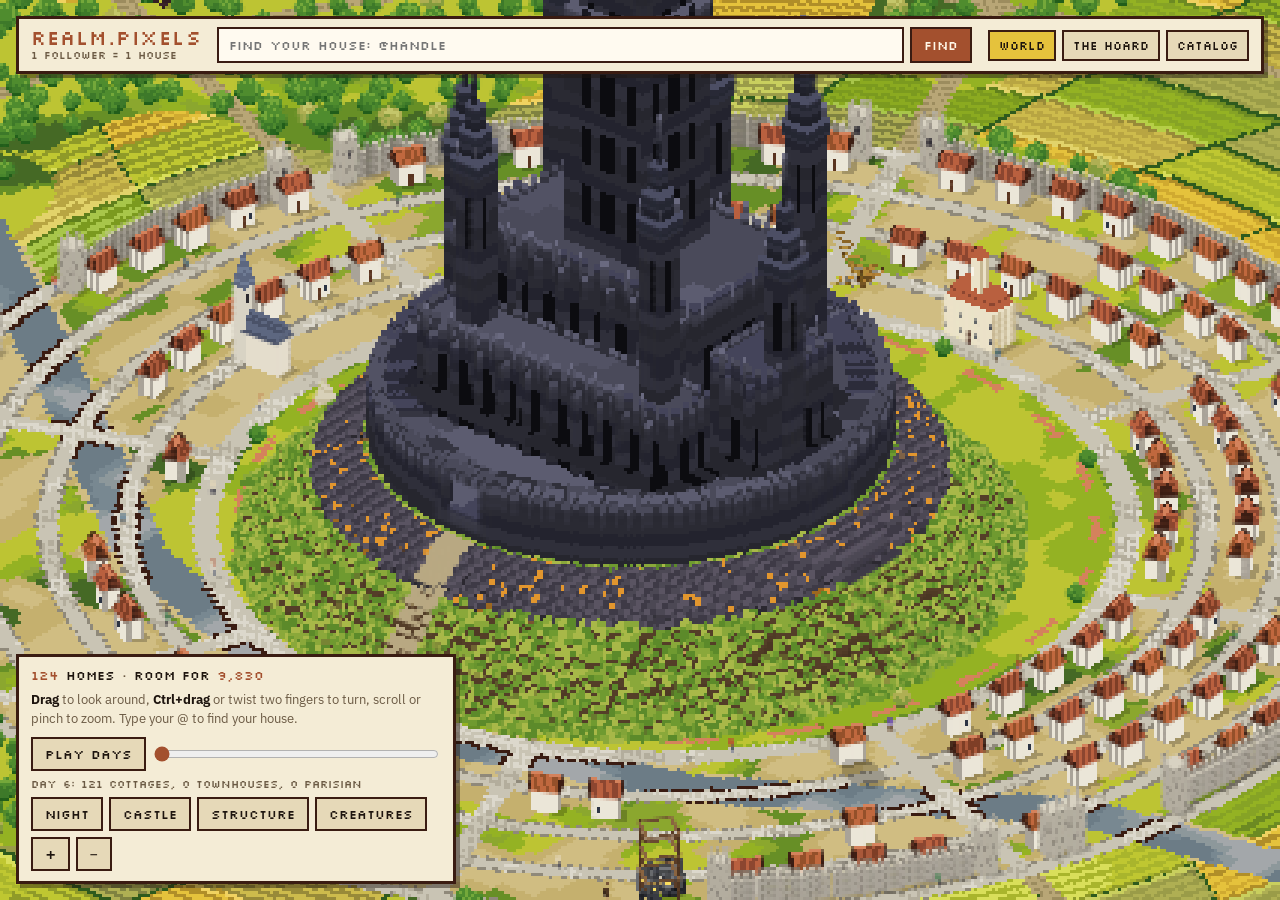
<file: index.html>
<!doctype html>
<html lang="en">
<head>
<meta charset="utf-8">
<meta name="viewport" content="width=device-width, initial-scale=1">
<title>Realm in 3D</title>
<meta name="description" content="The @realm.pixels world in 3D sprites: one follower, one house.">
<meta http-equiv="refresh" content="0; url=city.html">
<link rel="canonical" href="city.html">
<style>
  :root { --bg: #16141c; --fg: #e8e2d6; --link: #e8b85a; }
  body { background: var(--bg); color: var(--fg); font: 16px/1.5 system-ui, sans-serif; margin: 0; padding: 24px 16px; }
  a { color: var(--link); }
</style>
</head>
<body>
<p>The realm.pixels world is in 3D sprites now: <a href="city.html">open the world</a>.</p>
</body>
</html>
</file>
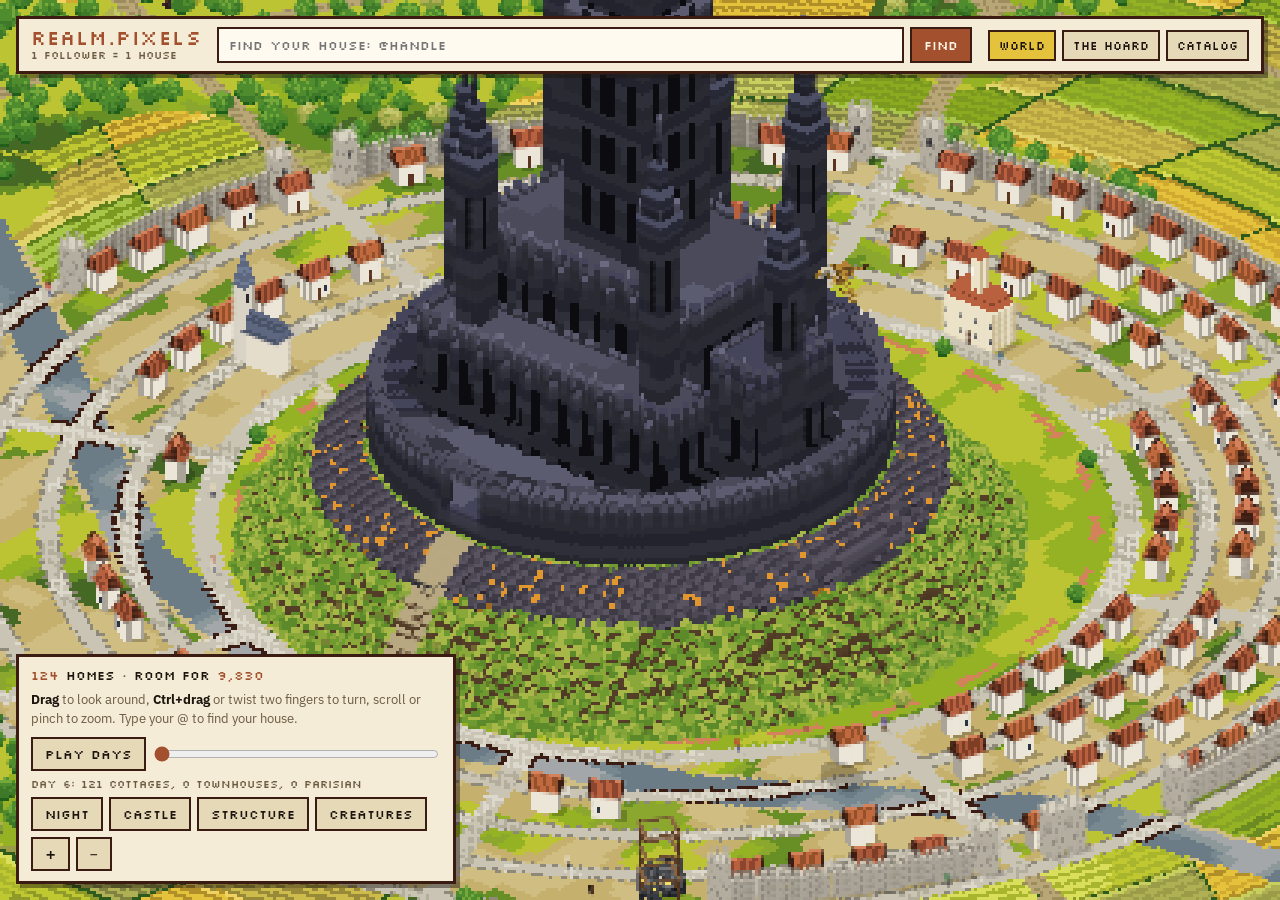
<file: city.html>
<!doctype html>
<html lang="en">
<head>
<meta charset="utf-8">
<meta name="viewport" content="width=device-width, initial-scale=1">
<title>Realm in 3D sprites</title>
<meta name="description" content="The @realm.pixels world in 3D sprites: one follower, one house. Find yours.">
<link rel="preconnect" href="https://fonts.googleapis.com">
<link href="https://fonts.googleapis.com/css2?family=Silkscreen&family=IBM+Plex+Sans:wght@400;600&display=swap" rel="stylesheet">
<style>
  :root {
    --ink: #1d140e; --paper: #f4ecd6; --paper-2: #e6d9b8; --line: #3a1c12; --gold: #e5c23c; --roof: #a3502e;   /* the roof terracotta, darkened for text: 4.8:1 on paper, 5.2:1 under cream */
    --muted: #6b5a44; --pixel: 'Silkscreen', ui-monospace, monospace; --sans: 'IBM Plex Sans', system-ui, sans-serif;
  }
  * { box-sizing: border-box; }
  html, body { margin: 0; height: 100%; overflow: hidden; background: #6c7c86; color: var(--ink); font: 14px/1.45 var(--sans); }
  canvas#c { position: fixed; inset: 0; width: 100vw; height: 100vh; display: block; cursor: grab; touch-action: none; image-rendering: pixelated; }
  canvas#c.drag { cursor: grabbing; }
  .rec #bar, .rec #panel { display: none; }
  canvas#c.turn { cursor: ew-resize; }
  .vh { position: absolute; width: 1px; height: 1px; overflow: hidden; clip: rect(0 0 0 0); white-space: nowrap; }

  #bar, #panel { position: fixed; left: 16px; right: 16px; z-index: 2; background: var(--paper); border: 3px solid var(--line);
                 box-shadow: 4px 4px 0 rgba(29, 20, 14, .45); }
  #bar { top: 16px; display: flex; flex-wrap: wrap; align-items: center; gap: 10px 16px; padding: 8px 12px; }
  .brand h1 { margin: 0; font: 400 20px/1 var(--pixel); color: var(--roof); letter-spacing: .5px; }
  .brand p { margin: 2px 0 0; font: 400 11px/1.2 var(--pixel); color: var(--muted); }
  #find { display: flex; gap: 6px; flex: 1 1 260px; min-width: 0; margin: 0; }
  #find input { flex: 1; min-width: 0; padding: 8px 10px; border: 2px solid var(--line); background: #fffaf0; font: 400 13px var(--pixel); color: var(--ink); }
  #find input:focus { outline: 3px solid var(--gold); outline-offset: 1px; }
  button { font: 400 13px var(--pixel); background: var(--roof); color: #fff6e6; border: 2px solid var(--line); padding: 7px 12px; cursor: pointer; }
  button:hover { filter: brightness(1.08); }
  button:focus-visible, nav a:focus-visible, #day:focus-visible { outline: 3px solid var(--gold); outline-offset: 2px; }
  button.ghost { background: var(--paper-2); color: var(--ink); }
  button.ghost[aria-pressed="true"] { background: #2e3550; color: #f6c75a; }
  nav { display: flex; gap: 6px; flex-wrap: wrap; }
  nav a { font: 400 12px var(--pixel); color: var(--ink); text-decoration: none; padding: 6px 9px; border: 2px solid var(--line); background: var(--paper-2); }
  nav a.on { background: var(--gold); }

  #panel { bottom: 16px; right: auto; max-width: min(440px, calc(100vw - 32px)); padding: 10px 12px; }
  #panel p { margin: 0 0 8px; }
  .stat { font: 400 13px var(--pixel); }
  .stat b { color: var(--roof); font-weight: 400; }
  .sep { color: var(--muted); }
  .hint { font-size: 13px; color: var(--muted); }
  .hint b { color: var(--ink); }
  .row { display: flex; gap: 6px; flex-wrap: wrap; align-items: center; }
  .row + .row { margin-top: 6px; }
  #day { flex: 1; min-width: 120px; accent-color: var(--roof); }
  #dayinfo { font: 400 11px var(--pixel); color: var(--muted); width: 100%; }

  dialog { background: var(--paper); color: var(--ink); border: 3px solid var(--line); box-shadow: 6px 6px 0 rgba(0, 0, 0, .5); padding: 14px;
           max-width: min(520px, calc(100vw - 32px)); max-height: calc(100vh - 32px); }
  dialog::backdrop { background: rgba(20, 14, 10, .72); }
  dialog h2 { margin: 0 0 6px; font: 400 18px var(--pixel); color: var(--roof); }
  dialog p { margin: 0 0 10px; }
  dialog img { width: 100%; height: auto; display: block; image-rendering: pixelated; border: 2px solid var(--line); }
  dialog .close { position: absolute; top: 8px; right: 8px; padding: 2px 9px; }

  @media (max-width: 640px) {
    .brand p { display: none; }
    #bar { top: 8px; left: 8px; right: 8px; padding: 6px 8px; gap: 6px 10px; }
    nav a { padding: 5px 6px; font-size: 11px; }
    #panel { left: 8px; bottom: 8px; max-width: calc(100vw - 16px); padding: 8px 10px; }
    .hint { font-size: 12px; }
    button { padding: 6px 9px; font-size: 12px; }
  }
</style>
</head>
<body>
<canvas id="c" aria-label="The realm.pixels world in 3D sprites: drag to move, Ctrl+drag or twist two fingers to turn, scroll or pinch to zoom"></canvas>

<header id="bar">
  <div class="brand">
    <h1>realm.pixels</h1>
    <p>1 follower = 1 house</p>
  </div>
  <form id="find" role="search">
    <label for="q" class="vh">Find your house</label>
    <input id="q" type="search" list="handles" placeholder="find your house: @handle" autocomplete="off" spellcheck="false" autocapitalize="off">
    <datalist id="handles"></datalist>
    <button type="submit">Find</button>
  </form>
  <nav>
    <a class="on" href="city.html" aria-current="page">World</a>
    <a href="#hoard" id="open-hoard">The hoard</a>
    <a href="catalog.html">Catalog</a>
  </nav>
</header>

<aside id="panel">
  <p class="stat"><b id="n-homes">-</b> homes <span class="sep">·</span> room for <b id="n-cap">-</b></p>
  <p class="hint" id="who" aria-live="polite"><b>Drag</b> to look around, <b>Ctrl+drag</b> or twist two fingers to turn, scroll or pinch to zoom. Type your @ to find your house.</p>
  <div class="row"><button id="play" class="ghost">Play days</button><input id="day" type="range" aria-label="Day"><span id="dayinfo"></span></div>
  <div class="row">
    <button id="night" class="ghost" aria-pressed="false">Night</button>
    <button id="go-city" class="ghost">Castle</button>
    <button id="go-struct" class="ghost">Structure</button>
    <button id="beast" class="ghost">Creatures</button>
    <button id="zin" class="ghost" aria-label="Zoom in">+</button>
    <button id="zout" class="ghost" aria-label="Zoom out">−</button>
  </div>
</aside>

<dialog id="dlg" aria-labelledby="hoard-title">
  <form method="dialog"><button class="close" aria-label="Close">×</button></form>
  <h2 id="hoard-title">The hoard · Day 5</h2>
  <p>Under the structure: the crimson dragon rears on its gold and breathes fire at the hooded figure in the light.</p>
  <div id="hoardbox"></div>
</dialog>
<script>window.CITY = {"day":6,"homes":[{"h":"lordwuff","r":1,"a":2,"x":51.2,"y":-80.6},{"h":"david_.rosas22","r":1,"a":2,"x":60.9,"y":-73.6},{"h":"mikkosiiv","r":1,"a":2,"x":69.6,"y":-65.4},{"h":"ethanvarner4","r":1,"a":2,"x":77.3,"y":-56.1},{"h":"diegothx","r":1,"a":2,"x":83.7,"y":-46.0},{"h":"matt_sampson__","r":1,"a":2,"x":92.5,"y":-23.8},{"h":"embernoctis.studio","r":1,"a":2,"x":94.7,"y":-12.0},{"h":"dovehilltop","r":1,"a":2,"x":95.5,"y":0.0},{"h":"_thiyanesh._","r":1,"a":2,"x":94.7,"y":12.0},{"h":"drizzer84","r":1,"a":3,"x":92.5,"y":23.8},{"h":"themetalkiddo2","r":1,"a":3,"x":83.7,"y":46.0},{"h":"lyneys_top_hat4","r":1,"a":3,"x":-83.7,"y":46.0},{"h":"ducktrillion","r":1,"a":3,"x":-83.7,"y":-46.0},{"h":"halfsandhalfwich","r":1,"a":3,"x":-77.3,"y":-56.1},{"h":"brody.batesole","r":1,"a":3,"x":-69.6,"y":-65.4},{"h":"austin__mash","r":1,"a":3,"x":-60.9,"y":-73.6},{"h":"xiko_martinez","r":1,"a":3,"x":-51.2,"y":-80.6},{"h":"hudsonryder_","r":2,"a":3,"x":6.0,"y":-110.4},{"h":"q_saliaz","r":2,"a":3,"x":17.9,"y":-109.0},{"h":"skankestlizard","r":2,"a":3,"x":29.6,"y":-106.5},{"h":"carlossgarciaah","r":2,"a":3,"x":51.8,"y":-97.6},{"h":"kaiden.forsythe","r":2,"a":3,"x":62.0,"y":-91.5},{"h":"gulalireng","r":2,"a":3,"x":71.5,"y":-84.2},{"h":"michi_gellrich","r":2,"a":3,"x":80.2,"y":-76.0},{"h":"natesucksfr","r":2,"a":3,"x":88.0,"y":-66.9},{"h":"pheonix_preston","r":2,"a":3,"x":94.7,"y":-57.0},{"h":"aaron_chu77","r":2,"a":3,"x":104.7,"y":-35.3},{"h":"kacevasari","r":2,"a":3,"x":107.9,"y":-23.8},{"h":"a.mram0s","r":2,"a":3,"x":109.9,"y":-12.0},{"h":"jacobbudsan_","r":2,"a":3,"x":110.5,"y":0.0},{"h":"the.erikrdz","r":2,"a":3,"x":109.9,"y":12.0},{"h":"abdu.llah02058","r":2,"a":3,"x":107.9,"y":23.8},{"h":"dnshaqill","r":2,"a":3,"x":104.7,"y":35.3},{"h":"rayquazar9","r":2,"a":3,"x":62.0,"y":91.5},{"h":"z.boib","r":2,"a":3,"x":51.8,"y":97.6},{"h":"72ndjaden","r":2,"a":3,"x":29.6,"y":106.5},{"h":"huntman225","r":2,"a":3,"x":17.9,"y":109.0},{"h":"good_kind_friend","r":2,"a":3,"x":6.0,"y":110.4},{"h":"maloyowen","r":2,"a":3,"x":-6.0,"y":110.4},{"h":"dinh_asia_home","r":2,"a":3,"x":-17.9,"y":109.0},{"h":"samm.knightt","r":2,"a":3,"x":-29.6,"y":106.5},{"h":"silyano5335","r":2,"a":3,"x":-51.8,"y":97.6},{"h":"a_hum_phreys","r":2,"a":3,"x":-62.0,"y":91.5},{"h":"kin_t_s","r":2,"a":3,"x":-71.5,"y":84.2},{"h":"feliped.basso","r":2,"a":3,"x":-107.9,"y":23.8},{"h":"whos_da_goat_me","r":2,"a":3,"x":-109.9,"y":12.0},{"h":"lucasopsand","r":2,"a":3,"x":-110.5,"y":0.0},{"h":"vistamicrosoft","r":2,"a":3,"x":-109.9,"y":-12.0},{"h":"v3rdant.vib3z","r":2,"a":3,"x":-107.9,"y":-23.8},{"h":"silent_dave4","r":2,"a":3,"x":-104.7,"y":-35.3},{"h":"alexjetteeeeeee","r":2,"a":3,"x":-94.7,"y":-57.0},{"h":"chriss247269","r":2,"a":3,"x":-88.0,"y":-66.9},{"h":"jaysonagate","r":2,"a":3,"x":-80.2,"y":-76.0},{"h":"antonio.melo.g","r":2,"a":3,"x":-71.5,"y":-84.2},{"h":"j_adame21","r":2,"a":3,"x":-62.0,"y":-91.5},{"h":"camixco","r":2,"a":3,"x":-51.8,"y":-97.6},{"h":"bansan9724","r":2,"a":3,"x":-29.6,"y":-106.5},{"h":"jacklyoxo_","r":2,"a":4,"x":-17.9,"y":-109.0},{"h":"safir_t21","r":2,"a":4,"x":-6.0,"y":-110.4},{"h":"fujipoggers","r":3,"a":4,"x":6.0,"y":-125.4},{"h":"mat.gr.d","r":3,"a":4,"x":17.9,"y":-124.2},{"h":"benjaminhardoby","r":3,"a":4,"x":29.6,"y":-122.0},{"h":"dont_mind_me808","r":3,"a":4,"x":41.0,"y":-118.6},{"h":"downforbest","r":3,"a":4,"x":62.8,"y":-108.6},{"h":"dmv.wyatt15","r":3,"a":4,"x":72.8,"y":-102.2},{"h":"rampclosed68","r":3,"a":4,"x":82.2,"y":-94.9},{"h":"kimbrough.rayray","r":3,"a":4,"x":90.8,"y":-86.6},{"h":"sarahanne7822","r":3,"a":5,"x":98.6,"y":-77.6},{"h":"kaynuijl","r":3,"a":5,"x":105.6,"y":-67.9},{"h":"said.alava.loor","r":3,"a":5,"x":111.5,"y":-57.5},{"h":"liamn.gc","r":3,"a":5,"x":120.4,"y":-35.4},{"h":"mylifewith.jr","r":3,"a":5,"x":123.2,"y":-23.8},{"h":"jonathan.a.bergstro","r":3,"a":6,"x":124.9,"y":-11.9},{"h":"itscornbread101","r":3,"a":6,"x":125.5,"y":0.0},{"h":"feydunreal","r":3,"a":6,"x":124.9,"y":11.9},{"h":"5c0rch3r","r":3,"a":6,"x":123.2,"y":23.8},{"h":"kieran_._warner","r":3,"a":6,"x":105.6,"y":67.9},{"h":"travh19524","r":4,"a":6,"x":6.0,"y":-140.4},{"h":"jet_ig","r":4,"a":6,"x":-6.0,"y":-140.4},{"h":"keeganmccaster","r":4,"a":6,"x":17.8,"y":-139.4},{"h":"kowalewski.mikolaj","r":4,"a":6,"x":-17.8,"y":-139.4},{"h":"brownie2711_09","r":4,"a":6,"x":-29.6,"y":-137.4},{"h":"gustavosastoqueg","r":4,"a":6,"x":29.6,"y":-137.4},{"h":"drgnfryzz","r":4,"a":6,"x":41.1,"y":-134.4},{"h":"justachillguyfrfr1243","r":4,"a":6,"x":-41.1,"y":-134.4},{"h":"cal.lie0408","r":4,"a":6,"x":-63.3,"y":-125.5},{"h":"loblx1","r":4,"a":6,"x":63.3,"y":-125.5},{"h":"askathequestion","r":4,"a":6,"x":-73.7,"y":-119.6},{"h":"jc.rtspecs","r":4,"a":6,"x":73.7,"y":-119.6},{"h":"h0neyb334","r":4,"a":6,"x":-83.5,"y":-113.0},{"h":"lennongrover","r":4,"a":6,"x":83.5,"y":-113.0},{"h":"rockfish2201","r":4,"a":6,"x":92.8,"y":-105.5},{"h":"matthias_is_me","r":4,"a":6,"x":-92.8,"y":-105.5},{"h":"matty_limes","r":4,"a":6,"x":101.4,"y":-97.2},{"h":"zejosephreyes","r":4,"a":6,"x":-101.4,"y":-97.2},{"h":"k_smith.20","r":4,"a":6,"x":109.3,"y":-88.3},{"h":"1uzfeli","r":4,"a":6,"x":-109.3,"y":-88.3},{"h":"kylewm_","r":4,"a":6,"x":116.4,"y":-78.6},{"h":"anton_svanedal","r":4,"a":6,"x":-116.4,"y":-78.6},{"h":"yannik.leh","r":4,"a":6,"x":122.7,"y":-68.5},{"h":"derricknull123","r":4,"a":6,"x":-122.7,"y":-68.5},{"h":"scal1ops","r":4,"a":6,"x":132.5,"y":-46.7},{"h":"jdmartin116","r":4,"a":6,"x":-132.5,"y":-46.7},{"h":"thatdudebrin","r":4,"a":6,"x":136.0,"y":-35.4},{"h":"luke_patterson367829","r":4,"a":6,"x":-136.0,"y":-35.4},{"h":"osakaguy3","r":4,"a":6,"x":138.5,"y":-23.8},{"h":"kev.4524","r":4,"a":6,"x":-138.5,"y":-23.8},{"h":"aysarqassas","r":4,"a":6,"x":140.0,"y":-11.9},{"h":"trulyadih","r":4,"a":6,"x":-140.0,"y":-11.9},{"h":"dracolizard_301","r":4,"a":6,"x":140.5,"y":0.0},{"h":"lextisential","r":4,"a":6,"x":-140.5,"y":0.0},{"h":"jettyharbour","r":4,"a":6,"x":140.0,"y":11.9},{"h":"sam_lewis016","r":4,"a":6,"x":132.5,"y":46.7},{"h":"musiclv6","r":4,"a":6,"x":-132.5,"y":46.7},{"h":"woogawookie","r":4,"a":6,"x":122.7,"y":68.5},{"h":"annabella_e_bedal","r":4,"a":6,"x":-122.7,"y":68.5},{"h":"raphybear","r":4,"a":6,"x":116.4,"y":78.6},{"h":"h2o270","r":4,"a":6,"x":-116.4,"y":78.6},{"h":"daniel_earns","r":4,"a":6,"x":109.3,"y":88.3},{"h":"wyrmstead","r":4,"a":6,"x":-109.3,"y":88.3},{"h":"roundedfriends","r":4,"a":6,"x":101.4,"y":97.2}],"roads":[88,103,118,133,148],"lawn":85,"cx":950.0,"cy":830.0,"sq":0.8,"castle":[0.0,10.0],"church":[-99.0,2.5],"hall":[0.0,-93.0],"structure":[650.0,-781.2],"barns":[[-550.0,712.5],[550.0,587.5],[-650.0,337.5]],"trees":[80,25,2,-79,27,2,-80,-25,2,-50,-67,2,-1,-83,2,48,-68,2,79,-27,2,-934,-1046,3,-927,-1046,4,-922,-1044,3,-914,-1044,4,-907,-1043,3,-900,-1045,3,-894,-1045,4,-885,-1044,3,-880,-1045,4,-874,-1043,4,-865,-1046,5,-859,-1043,4,-852,-1047,3,-845,-1045,3,-835,-1044,4,-775,-1046,3,-663,-1047,4,-656,-1045,4,-649,-1044,4,-642,-1046,3,-634,-1043,4,-612,-1047,4,-605,-1046,5,-579,-1045,4,-572,-1045,4,-564,-1046,5,-558,-1044,4,-530,-1045,3,-432,-1045,4,-425,-1047,5,-419,-1045,3,-395,-1045,5,-390,-1046,3,-381,-1045,5,-375,-1044,4,-370,-1046,5,-346,-1045,3,-314,-1044,3,-303,-1045,5,-300,-1043,3,-276,-1046,5,-269,-1045,3,-261,-1046,4,-256,-1046,3,-202,-1045,5,-192,-1045,3,-185,-1046,4,-181,-1045,4,-170,-1045,4,-164,-1047,3,-138,-1045,3,-52,-1046,3,4,-1044,4,9,-1046,4,18,-1044,3,25,-1045,5,30,-1043,3,38,-1044,4,44,-1046,5,171,-1043,4,177,-1044,5,187,-1043,5,191,-1046,3,198,-1046,3,205,-1047,4,212,-1044,5,220,-1044,4,226,-1045,5,288,-1046,5,323,-1044,5,376,-1044,5,379,-1045,4,388,-1045,3,394,-1044,4,401,-1046,5,421,-1043,4,429,-1046,3,439,-1043,4,445,-1043,5,451,-1046,5,459,-1045,4,465,-1047,4,514,-1047,3,520,-1046,4,529,-1046,3,535,-1043,4,540,-1047,5,548,-1046,3,554,-1046,3,563,-1044,3,570,-1046,4,576,-1046,3,646,-1046,3,655,-1044,3,703,-1045,3,709,-1044,3,719,-1046,4,726,-1046,5,730,-1044,4,740,-1046,4,746,-1044,4,754,-1046,3,757,-1047,5,766,-1046,4,774,-1046,3,778,-1046,5,786,-1045,4,851,-1044,3,907,-1046,4,913,-1047,3,918,-1047,4,925,-1045,5,-936,-1038,5,-929,-1040,4,-924,-1039,4,-916,-1038,4,-909,-1040,4,-903,-1039,4,-896,-1038,3,-890,-1040,4,-882,-1040,3,-876,-1039,5,-870,-1037,4,-862,-1038,3,-854,-1039,3,-848,-1039,3,-840,-1038,4,-786,-1038,3,-656,-1038,3,-650,-1037,4,-645,-1037,4,-638,-1040,4,-631,-1038,3,-610,-1040,3,-580,-1040,4,-575,-1040,3,-566,-1039,4,-559,-1040,4,-525,-1037,3,-426,-1039,4,-418,-1040,4,-414,-1038,4,-398,-1039,3,-391,-1040,4,-387,-1038,4,-376,-1039,5,-370,-1040,5,-364,-1039,3,-314,-1038,4,-306,-1040,4,-303,-1037,4,-273,-1039,4,-265,-1037,4,-258,-1040,4,-202,-1041,4,-194,-1040,4,-190,-1040,4,-182,-1037,4,-177,-1040,3,-170,-1040,5,-146,-1038,3,8,-1038,3,16,-1038,5,22,-1037,4,29,-1040,4,33,-1037,4,41,-1040,3,176,-1039,4,182,-1039,5,190,-1039,4,196,-1038,5,204,-1037,5,209,-1037,4,217,-1039,5,223,-1037,4,259,-1040,3,293,-1040,5,321,-1037,5,328,-1038,4,370,-1037,4,376,-1040,5,384,-1038,4,393,-1040,5,399,-1037,5,419,-1040,5,427,-1038,3,435,-1039,4,440,-1040,3,447,-1037,3,454,-1038,4,462,-1040,5,510,-1040,5,517,-1039,4,527,-1039,3,532,-1037,5,540,-1037,5,547,-1040,5,551,-1037,5,560,-1039,5,567,-1037,4,575,-1038,3,642,-1038,3,650,-1040,4,658,-1039,4,700,-1037,4,705,-1040,3,713,-1040,4,722,-1037,5,728,-1038,3,734,-1038,4,741,-1039,3,748,-1040,5,757,-1039,4,762,-1040,3,772,-1039,4,777,-1037,5,786,-1038,4,904,-1038,5,911,-1040,4,918,-1039,4,924,-1040,4,-934,-1032,5,-929,-1032,4,-921,-1033,4,-915,-1032,4,-905,-1033,3,-901,-1033,5,-892,-1031,3,-885,-1032,5,-880,-1033,5,-873,-1033,3,-864,-1032,5,-858,-1032,5,-851,-1032,4,-846,-1033,4,-838,-1033,4,-787,-1032,3,-660,-1032,4,-654,-1032,4,-648,-1032,4,-642,-1032,4,-632,-1032,4,-625,-1031,5,-608,-1034,3,-579,-1033,4,-572,-1034,3,-566,-1033,5,-556,-1033,3,-543,-1034,3,-458,-1032,3,-440,-1031,3,-430,-1033,4,-424,-1034,3,-418,-1033,5,-398,-1031,5,-388,-1033,5,-380,-1033,3,-375,-1032,3,-368,-1031,4,-306,-1033,3,-297,-1033,4,-275,-1031,4,-270,-1034,4,-264,-1032,3,-199,-1034,5,-192,-1033,4,-185,-1034,4,-179,-1031,4,-172,-1033,5,-144,-1032,3,-46,-1034,3,-12,-1032,3,29,-1032,4,37,-1031,3,44,-1034,4,58,-1031,3,170,-1031,4,178,-1034,4,185,-1032,5,191,-1033,4,200,-1031,4,205,-1034,5,212,-1032,4,221,-1033,4,226,-1032,4,262,-1034,3,291,-1033,5,326,-1031,3,330,-1033,4,374,-1034,4,381,-1031,4,386,-1032,4,395,-1032,4,401,-1033,4,409,-1033,3,421,-1032,3,431,-1033,3,436,-1032,3,444,-1034,4,452,-1032,3,459,-1034,3,464,-1033,5,514,-1031,3,520,-1032,4,530,-1032,4,534,-1032,3,543,-1031,3,550,-1032,4,556,-1031,4,562,-1033,3,570,-1031,4,578,-1031,5,642,-1031,5,647,-1032,4,656,-1033,4,697,-1032,4,702,-1033,3,710,-1034,4,718,-1032,3,726,-1033,4,732,-1033,3,737,-1033,4,744,-1034,5,752,-1033,5,759,-1033,3,766,-1032,4,773,-1032,4,782,-1032,5,912,-1032,4,921,-1031,3,925,-1032,4,-951,-1026,3,-944,-1025,4,-940,-1026,3,-933,-1026,5,-924,-1028,5,-918,-1026,5,-909,-1025,4,-903,-1025,5,-895,-1028,4,-889,-1028,5,-883,-1026,3,-877,-1026,5,-869,-1024,4,-860,-1027,4,-854,-1025,3,-847,-1027,4,-841,-1025,3,-834,-1024,4,-826,-1027,4,-819,-1024,3,-813,-1028,3,-804,-1024,4,-799,-1024,4,-791,-1024,4,-665,-1028,4,-657,-1027,5,-652,-1026,3,-646,-1026,4,-636,-1028,3,-631,-1025,4,-624,-1024,4,-608,-1026,5,-602,-1027,5,-582,-1027,5,-573,-1026,4,-568,-1025,5,-559,-1028,4,-478,-1026,3,-429,-1028,3,-420,-1027,4,-414,-1025,3,-391,-1028,4,-384,-1027,4,-378,-1026,4,-369,-1027,5,-366,-1027,4,-330,-1028,3,-302,-1025,4,-280,-1025,4,-272,-1026,4,-267,-1026,5,-215,-1025,4,-210,-1027,4,-196,-1028,4,-190,-1025,4,-181,-1026,4,-174,-1027,4,-170,-1028,4,-162,-1028,5,28,-1027,3,41,-1028,4,48,-1025,5,56,-1028,5,65,-1025,4,68,-1026,4,174,-1028,5,182,-1028,3,190,-1025,3,194,-1027,5,203,-1028,4,210,-1026,4,216,-1028,5,285,-1026,3,371,-1025,3,385,-1026,5,401,-1028,5,421,-1028,3,426,-1026,4,434,-1026,4,442,-1026,5,446,-1028,4,454,-1026,3,464,-1025,4,478,-1025,3,511,-1026,4,520,-1026,4,526,-1026,4,533,-1027,3,538,-1027,4,547,-1027,4,553,-1026,4,562,-1026,4,565,-1025,5,576,-1028,4,701,-1026,3,706,-1027,3,714,-1025,4,723,-1025,5,728,-1026,4,735,-1028,4,740,-1025,4,748,-1027,5,756,-1025,3,764,-1027,3,812,-1025,3,895,-1024,3,937,-1028,3,-955,-1018,5,-948,-1020,4,-942,-1019,4,-928,-1020,3,-920,-1019,3,-913,-1021,3,-907,-1020,4,-900,-1019,5,-891,-1020,3,-884,-1021,5,-879,-1018,4,-871,-1020,5,-866,-1019,4,-858,-1021,4,-851,-1020,5,-846,-1018,3,-835,-1021,3,-829,-1021,4,-825,-1018,4,-814,-1020,4,-809,-1020,4,-803,-1020,4,-795,-1019,5,-789,-1019,4,-747,-1020,3,-725,-1019,3,-670,-1021,5,-662,-1019,3,-655,-1021,4,-647,-1021,4,-642,-1019,4,-632,-1021,3,-629,-1020,4,-620,-1021,4,-606,-1019,5,-570,-1018,5,-564,-1018,4,-557,-1019,4,-530,-1018,3,-459,-1019,4,-453,-1021,3,-409,-1021,5,-402,-1020,4,-384,-1022,3,-375,-1020,5,-369,-1020,3,-360,-1022,4,-355,-1021,4,-303,-1020,4,-298,-1018,3,-275,-1021,4,-272,-1020,5,-265,-1019,4,-221,-1019,3,-212,-1021,4,-194,-1019,3,-186,-1021,4,-179,-1019,4,-172,-1018,3,-165,-1021,4,-158,-1020,3,-61,-1019,3,32,-1018,3,47,-1019,4,52,-1019,4,58,-1021,3,65,-1021,3,74,-1021,4,101,-1020,3,176,-1021,4,200,-1020,3,207,-1019,4,213,-1019,4,409,-1022,4,417,-1020,3,423,-1021,4,432,-1020,3,435,-1022,4,443,-1021,3,452,-1018,4,456,-1020,4,514,-1021,4,522,-1020,3,529,-1018,4,535,-1020,3,544,-1019,5,548,-1018,4,556,-1021,4,562,-1019,4,570,-1020,4,730,-1021,3,739,-1019,3,744,-1019,3,752,-1020,4,759,-1020,5,949,-1020,3,-953,-1014,4,-944,-1012,4,-922,-1014,3,-918,-1015,4,-910,-1013,4,-903,-1014,4,-897,-1016,4,-890,-1013,4,-881,-1015,4,-874,-1012,3,-868,-1015,3,-861,-1012,3,-856,-1012,4,-846,-1013,4,-838,-1013,5,-834,-1013,4,-826,-1012,4,-821,-1014,3,-812,-1014,5,-807,-1015,4,-796,-1014,4,-792,-1012,4,-785,-1013,3,-715,-1014,4,-706,-1012,4,-686,-1014,5,-679,-1014,5,-673,-1013,4,-666,-1015,4,-658,-1014,5,-653,-1014,5,-644,-1014,4,-637,-1015,5,-628,-1013,3,-623,-1015,4,-566,-1014,4,-560,-1012,4,-482,-1014,4,-477,-1015,3,-470,-1015,5,-463,-1015,5,-453,-1012,4,-407,-1012,4,-377,-1012,4,-372,-1015,3,-364,-1012,4,-356,-1015,4,-348,-1013,5,-300,-1015,5,-280,-1012,5,-274,-1015,3,-264,-1015,5,-224,-1012,5,-217,-1012,3,-210,-1015,3,-197,-1013,3,-176,-1015,4,-167,-1013,4,-160,-1015,5,-154,-1015,4,-48,-1013,4,5,-1012,3,51,-1012,4,56,-1013,5,62,-1014,4,71,-1012,5,76,-1013,4,104,-1015,3,147,-1013,3,169,-1013,3,195,-1014,3,203,-1012,3,212,-1015,3,244,-1013,3,259,-1012,4,301,-1014,3,408,-1013,4,412,-1012,4,419,-1015,4,427,-1014,5,434,-1013,5,440,-1014,5,448,-1013,4,454,-1014,3,470,-1013,4,475,-1013,4,481,-1013,4,503,-1013,3,518,-1015,4,526,-1013,4,534,-1015,3,538,-1013,4,545,-1013,4,552,-1013,3,743,-1015,4,747,-1014,5,758,-1015,4,-957,-1008,3,-951,-1009,3,-906,-1009,4,-902,-1009,4,-892,-1007,3,-887,-1008,4,-878,-1006,4,-874,-1009,5,-867,-1008,4,-857,-1008,3,-852,-1007,3,-845,-1006,4,-836,-1009,4,-830,-1006,3,-824,-1008,4,-816,-1008,5,-810,-1008,5,-802,-1008,5,-797,-1006,5,-786,-1008,4,-716,-1006,5,-710,-1007,5,-705,-1006,4,-697,-1006,3,-691,-1007,3,-682,-1008,5,-674,-1007,4,-669,-1008,4,-662,-1008,3,-654,-1006,4,-649,-1008,5,-641,-1006,4,-635,-1008,4,-626,-1008,4,-585,-1009,3,-564,-1007,3,-556,-1006,5,-552,-1008,3,-495,-1009,4,-488,-1007,5,-480,-1006,4,-473,-1008,4,-465,-1008,3,-458,-1007,5,-450,-1007,5,-440,-1009,3,-424,-1006,4,-419,-1009,3,-411,-1007,5,-405,-1009,4,-382,-1006,4,-376,-1007,4,-367,-1006,4,-361,-1008,5,-353,-1008,5,-282,-1006,4,-278,-1009,4,-271,-1008,4,-264,-1006,3,-228,-1006,4,-221,-1008,5,-213,-1007,5,-117,-1006,3,-52,-1007,4,-48,-1008,4,4,-1006,4,44,-1008,4,51,-1006,4,57,-1008,4,65,-1006,3,71,-1007,5,148,-1008,3,200,-1008,4,205,-1008,5,212,-1008,3,256,-1006,5,263,-1008,3,288,-1006,5,298,-1009,4,304,-1007,4,312,-1009,4,316,-1007,3,326,-1007,4,334,-1006,4,341,-1008,4,374,-1008,3,415,-1007,3,424,-1009,5,431,-1009,4,436,-1007,4,442,-1008,4,449,-1008,5,458,-1009,5,474,-1009,4,480,-1009,4,513,-1007,4,519,-1008,4,529,-1009,4,533,-1006,5,757,-1007,5,918,-1007,3,-954,-1000,4,-904,-1003,4,-896,-1003,3,-889,-999,4,-881,-1001,3,-877,-1002,4,-869,-1001,3,-859,-1002,3,-852,-1000,5,-849,-1003,4,-840,-1000,3,-831,-1000,4,-827,-999,4,-821,-1003,4,-812,-1002,3,-803,-1002,3,-797,-1002,3,-792,-1000,4,-784,-1002,4,-734,-1000,3,-720,-1002,5,-715,-1002,5,-706,-1001,5,-702,-1003,5,-692,-1001,4,-687,-1003,3,-678,-1002,3,-672,-1003,4,-665,-1003,4,-657,-1000,3,-650,-1000,3,-644,-1000,4,-639,-1002,3,-629,-1002,4,-625,-1001,5,-561,-1003,3,-551,-1002,4,-545,-1001,4,-540,-1001,3,-532,-1000,5,-516,-1001,4,-513,-1000,5,-506,-1002,3,-496,-1001,4,-491,-1003,5,-482,-1002,3,-474,-1001,3,-468,-1003,4,-462,-1002,4,-428,-1000,4,-418,-1001,5,-411,-1003,4,-405,-1000,5,-399,-1000,5,-378,-1003,4,-372,-1002,5,-364,-1000,4,-355,-1000,4,-350,-1000,3,-287,-1002,3,-280,-1000,4,-275,-1001,4,-266,-1000,4,-190,-1001,3,-105,-1003,3,-92,-1000,3,-22,-1002,5,-13,-1002,5,-6,-1001,5,-1,-1002,3,43,-1002,5,50,-1003,5,54,-1001,4,64,-1002,4,68,-1000,5,79,-1002,4,90,-1003,3,204,-1000,4,210,-1001,3,238,-1000,3,245,-1002,3,250,-1000,3,258,-1003,4,282,-1002,4,288,-1000,5,296,-1003,3,302,-1000,4,307,-1001,5,317,-1000,5,321,-1002,4,329,-1000,4,336,-1002,5,344,-1001,4,352,-1000,5,384,-1000,3,429,-1002,4,436,-1000,4,456,-1000,5,460,-1002,3,499,-1001,4,504,-1003,3,510,-1001,4,518,-1002,5,526,-1002,3,798,-1001,5,804,-1001,4,811,-1000,4,821,-1000,4,867,-1000,3,904,-1001,3,910,-1003,5,917,-1002,4,924,-1003,3,-898,-993,4,-893,-996,3,-887,-995,4,-878,-994,4,-873,-997,4,-864,-994,4,-857,-996,4,-850,-996,5,-844,-995,5,-838,-995,3,-828,-996,5,-822,-993,5,-816,-994,4,-808,-995,4,-802,-994,5,-793,-996,3,-789,-995,5,-780,-994,5,-726,-995,4,-718,-996,5,-712,-995,4,-704,-995,5,-697,-993,3,-689,-995,3,-684,-994,5,-677,-997,4,-670,-995,4,-664,-996,4,-653,-996,3,-646,-997,4,-635,-996,3,-552,-995,3,-545,-997,3,-537,-996,5,-529,-996,5,-516,-995,3,-506,-996,3,-502,-995,5,-492,-994,4,-486,-993,4,-482,-996,4,-474,-996,4,-468,-997,4,-438,-996,3,-429,-995,4,-423,-994,5,-416,-996,5,-409,-995,5,-403,-995,4,-397,-993,4,-374,-997,4,-369,-994,5,-362,-994,5,-355,-996,4,-326,-995,3,-311,-994,3,-285,-995,5,-278,-996,3,-272,-997,4,-262,-996,3,-39,-995,3,-31,-995,4,-24,-996,4,-19,-996,3,-12,-995,4,-2,-993,4,4,-993,3,39,-996,4,46,-996,3,54,-996,3,60,-995,4,65,-995,4,72,-995,4,78,-996,4,100,-993,3,232,-996,5,240,-994,4,247,-995,4,257,-995,4,263,-993,4,270,-994,4,281,-997,4,292,-994,5,296,-997,4,304,-995,4,311,-995,5,318,-995,4,325,-997,5,332,-996,4,340,-994,4,347,-995,4,352,-997,4,431,-994,4,463,-996,3,480,-996,3,486,-993,3,494,-995,4,501,-995,5,507,-996,5,513,-994,4,795,-996,4,799,-997,3,809,-994,5,817,-994,5,820,-997,3,905,-994,3,914,-994,4,922,-994,4,928,-993,4,933,-995,3,-894,-990,4,-888,-989,3,-881,-989,3,-874,-990,4,-867,-988,3,-862,-988,4,-854,-988,4,-848,-987,3,-842,-988,3,-832,-988,4,-826,-988,4,-821,-988,3,-814,-988,3,-805,-989,4,-797,-988,4,-792,-990,5,-782,-988,4,-778,-990,3,-764,-990,3,-726,-990,4,-721,-989,4,-715,-990,5,-706,-988,4,-702,-989,5,-694,-988,3,-687,-991,4,-677,-987,3,-671,-988,4,-666,-990,3,-659,-988,4,-651,-989,5,-643,-988,3,-560,-987,4,-555,-988,4,-547,-988,5,-541,-987,3,-531,-990,4,-524,-990,4,-516,-990,4,-512,-989,4,-505,-990,3,-496,-989,4,-490,-989,4,-484,-989,4,-478,-990,4,-471,-990,3,-462,-990,5,-454,-988,5,-449,-988,3,-434,-989,3,-426,-988,3,-422,-988,3,-414,-989,5,-407,-988,4,-398,-990,3,-379,-989,4,-372,-988,5,-366,-987,3,-358,-990,3,-344,-990,3,-289,-987,3,-280,-990,5,-272,-990,5,-266,-989,4,-238,-988,3,-229,-990,4,-225,-990,5,-134,-990,3,-121,-988,3,-50,-987,3,-40,-988,4,-34,-990,4,-27,-988,4,-19,-988,3,-13,-990,4,-8,-988,5,2,-990,4,6,-987,3,14,-988,3,30,-987,4,33,-989,4,43,-987,4,48,-990,5,57,-989,5,64,-989,5,70,-988,3,76,-988,4,120,-990,3,138,-989,3,209,-989,3,230,-987,3,240,-988,4,243,-987,4,250,-987,5,261,-989,4,265,-988,4,273,-990,4,279,-989,5,288,-987,4,294,-988,3,300,-988,3,309,-990,4,316,-987,4,322,-989,3,328,-990,3,336,-990,5,342,-990,5,352,-988,3,408,-990,3,427,-988,4,433,-989,5,491,-990,3,495,-989,4,503,-990,3,792,-989,5,799,-989,4,804,-988,5,814,-990,5,819,-990,4,825,-988,3,905,-987,3,912,-987,3,917,-989,5,922,-988,4,930,-990,4,947,-987,4,951,-990,3,-884,-983,3,-878,-982,5,-874,-984,3,-867,-982,4,-857,-982,3,-849,-983,4,-842,-982,5,-837,-982,3,-828,-982,5,-824,-984,4,-815,-983,5,-810,-981,4,-803,-982,4,-793,-982,4,-789,-983,3,-779,-984,5,-733,-982,4,-725,-981,4,-719,-982,5,-711,-982,4,-704,-984,4,-698,-983,4,-688,-982,5,-681,-981,5,-677,-984,4,-671,-981,4,-660,-984,4,-655,-981,5,-646,-982,3,-642,-981,4,-562,-982,5,-556,-983,5,-551,-983,3,-545,-981,3,-534,-982,5,-529,-983,5,-524,-982,4,-516,-981,4,-509,-981,3,-500,-982,3,-492,-982,4,-488,-984,4,-478,-984,4,-472,-982,3,-468,-984,3,-459,-983,5,-452,-983,4,-426,-983,3,-417,-981,4,-408,-982,5,-405,-982,4,-374,-983,3,-367,-982,5,-362,-982,4,-355,-983,4,-300,-984,3,-249,-982,4,-243,-981,3,-233,-984,4,-227,-983,3,-219,-982,4,-214,-982,4,-138,-984,4,-129,-982,5,-67,-981,4,-59,-983,4,-52,-981,5,-47,-983,4,-39,-983,5,-32,-983,3,-26,-981,4,-18,-982,4,-12,-984,3,-4,-984,4,4,-982,4,12,-983,4,32,-983,4,36,-984,3,45,-982,3,52,-984,4,60,-983,3,64,-982,5,75,-981,5,78,-982,3,234,-983,4,240,-981,4,246,-983,4,254,-981,5,262,-983,4,267,-981,3,278,-981,4,283,-982,5,290,-982,4,296,-982,5,302,-984,4,311,-982,5,317,-982,4,326,-983,5,332,-984,3,337,-981,3,345,-983,4,352,-983,5,374,-981,3,494,-984,5,499,-981,4,800,-983,5,808,-981,4,813,-983,3,822,-983,4,828,-982,4,908,-984,3,914,-983,4,922,-982,3,928,-982,4,932,-982,3,949,-982,5,956,-984,3,-881,-978,5,-874,-977,5,-870,-974,3,-861,-977,4,-856,-974,5,-847,-978,4,-839,-976,4,-835,-977,4,-828,-975,3,-818,-978,4,-811,-977,4,-805,-978,5,-797,-977,3,-790,-976,3,-786,-976,5,-779,-975,5,-740,-977,4,-734,-977,4,-727,-975,4,-723,-975,3,-716,-974,4,-708,-978,4,-699,-978,5,-695,-975,4,-684,-975,5,-681,-975,5,-672,-977,4,-666,-978,4,-660,-974,5,-653,-977,4,-642,-978,3,-594,-976,3,-566,-978,4,-561,-975,4,-552,-977,4,-547,-976,5,-541,-976,4,-533,-976,5,-527,-975,3,-517,-976,3,-509,-977,5,-504,-978,4,-497,-974,4,-491,-976,5,-484,-975,4,-477,-975,4,-467,-976,3,-462,-978,5,-454,-975,5,-446,-978,4,-427,-976,4,-419,-974,5,-412,-975,4,-408,-975,3,-379,-976,4,-372,-977,4,-366,-975,3,-358,-977,5,-352,-975,4,-253,-976,4,-245,-977,3,-224,-976,4,-217,-975,4,-201,-977,3,-177,-975,3,-133,-974,5,-127,-975,4,-91,-976,3,-84,-975,3,-76,-975,4,-71,-976,5,-63,-976,4,-54,-977,5,-51,-976,4,-41,-977,4,-34,-977,5,-27,-975,5,-21,-976,3,-14,-977,5,-8,-978,4,1,-978,5,6,-976,4,14,-976,4,29,-975,4,36,-975,5,44,-975,5,50,-976,4,56,-977,4,64,-975,4,69,-977,4,76,-977,4,86,-975,4,110,-976,3,181,-977,3,223,-975,3,233,-975,3,240,-977,4,244,-977,4,253,-976,3,258,-978,5,264,-975,3,274,-977,4,280,-975,4,288,-975,4,293,-978,4,301,-975,5,310,-978,5,317,-977,4,324,-976,5,327,-978,4,337,-975,4,344,-975,4,348,-976,3,355,-977,5,400,-978,3,488,-977,3,806,-977,3,810,-976,4,819,-974,3,824,-978,4,832,-975,4,838,-975,3,860,-977,3,870,-975,3,910,-978,5,917,-976,5,923,-976,4,932,-975,3,947,-974,4,951,-976,3,-877,-972,5,-872,-971,3,-863,-970,5,-860,-968,4,-853,-969,4,-845,-969,4,-836,-971,4,-831,-971,4,-823,-970,3,-817,-970,3,-810,-969,5,-802,-971,5,-794,-970,5,-787,-971,4,-781,-969,4,-740,-970,4,-730,-971,3,-724,-968,3,-718,-969,4,-710,-971,4,-706,-969,5,-695,-971,4,-691,-968,4,-682,-968,4,-676,-972,4,-667,-969,5,-663,-970,3,-656,-970,4,-647,-970,3,-641,-972,5,-564,-969,4,-558,-970,4,-548,-969,5,-543,-972,4,-537,-970,5,-529,-968,3,-522,-970,5,-515,-971,4,-507,-970,4,-502,-970,3,-493,-972,5,-486,-972,4,-479,-969,4,-475,-970,5,-465,-971,5,-458,-970,4,-452,-972,4,-423,-971,3,-419,-970,3,-408,-970,5,-404,-970,4,-383,-970,3,-374,-970,5,-369,-971,5,-362,-970,5,-355,-968,5,-248,-968,3,-244,-970,3,-227,-971,5,-221,-970,4,-214,-970,4,-167,-971,3,-137,-970,3,-131,-968,5,-114,-971,3,-82,-969,3,-74,-969,4,-69,-970,4,-61,-971,4,-54,-971,5,-47,-971,3,-38,-970,4,-32,-971,4,-25,-971,5,-19,-969,3,-10,-971,3,-3,-968,5,2,-970,4,8,-970,4,23,-971,4,30,-969,4,38,-971,4,44,-969,5,51,-970,3,58,-971,3,68,-969,4,74,-972,5,80,-971,3,86,-969,4,93,-971,3,164,-971,3,219,-968,3,235,-971,4,242,-969,4,248,-971,4,256,-972,4,262,-971,4,268,-971,3,278,-968,5,285,-971,5,292,-971,4,296,-970,3,306,-969,5,312,-970,3,320,-969,4,325,-968,4,330,-968,5,337,-968,4,347,-971,4,352,-971,4,394,-971,3,815,-972,3,822,-968,3,831,-969,5,904,-972,5,912,-969,4,918,-968,4,926,-972,4,947,-971,4,955,-971,4,-881,-965,3,-874,-963,3,-869,-964,4,-861,-964,4,-856,-965,5,-846,-962,4,-841,-963,3,-832,-965,4,-826,-965,4,-818,-962,5,-811,-963,5,-803,-965,3,-798,-966,4,-792,-963,5,-784,-966,3,-740,-965,4,-734,-964,3,-728,-965,5,-723,-964,4,-715,-962,3,-707,-964,5,-698,-962,5,-695,-965,4,-685,-963,4,-677,-965,5,-670,-964,3,-667,-964,4,-658,-963,4,-652,-962,4,-645,-962,4,-572,-963,3,-566,-963,4,-560,-965,3,-553,-963,5,-546,-963,5,-541,-964,4,-530,-963,3,-523,-963,3,-517,-965,4,-512,-962,5,-506,-963,5,-496,-962,4,-490,-963,4,-482,-965,3,-476,-965,4,-471,-965,3,-463,-965,4,-455,-962,5,-376,-963,5,-369,-964,3,-365,-965,4,-357,-965,5,-322,-964,3,-250,-963,5,-247,-963,5,-240,-965,5,-232,-963,3,-225,-963,4,-218,-965,3,-211,-963,5,-168,-963,3,-139,-964,3,-132,-964,5,-126,-963,4,-118,-962,5,-71,-962,4,-64,-963,3,-56,-964,3,-50,-965,5,-43,-965,4,-35,-963,4,-27,-964,4,-22,-963,5,-14,-962,3,-8,-964,3,1,-962,4,7,-965,3,29,-965,5,34,-964,4,42,-963,3,48,-965,5,56,-963,4,62,-963,4,70,-963,4,78,-965,5,85,-964,5,231,-965,4,237,-962,4,245,-964,4,253,-964,5,260,-965,5,267,-964,4,273,-963,3,282,-965,4,288,-965,4,293,-964,4,301,-962,5,310,-964,4,315,-963,5,324,-962,4,328,-965,5,337,-965,4,343,-964,3,350,-963,3,412,-963,3,426,-963,5,470,-962,4,825,-964,4,833,-965,4,912,-964,5,918,-962,4,922,-965,4,933,-963,4,-954,-959,3,-877,-957,3,-872,-958,5,-866,-959,3,-858,-958,5,-853,-958,3,-844,-957,5,-838,-958,4,-829,-957,5,-824,-958,4,-817,-959,3,-810,-956,5,-804,-959,4,-793,-957,5,-788,-959,5,-759,-956,4,-738,-959,3,-734,-959,4,-726,-956,4,-718,-957,4,-710,-957,4,-705,-956,4,-698,-956,4,-692,-958,4,-684,-957,4,-676,-958,5,-668,-958,4,-654,-958,4,-646,-958,4,-640,-958,4,-635,-958,4,-625,-958,3,-572,-956,4,-563,-959,4,-556,-958,5,-550,-956,4,-545,-956,3,-534,-958,5,-528,-959,3,-524,-958,3,-515,-956,5,-508,-958,5,-501,-959,4,-492,-956,4,-487,-958,4,-480,-959,4,-472,-958,5,-465,-959,4,-458,-956,4,-451,-958,4,-446,-958,3,-398,-956,5,-388,-958,5,-384,-959,3,-375,-956,5,-367,-959,4,-306,-956,4,-297,-956,3,-276,-957,5,-269,-959,5,-261,-956,4,-254,-958,3,-250,-956,3,-242,-958,4,-233,-957,4,-228,-959,4,-222,-956,4,-213,-959,3,-206,-956,4,-153,-958,3,-121,-959,4,-118,-956,4,-66,-958,5,-58,-956,4,-51,-956,4,-46,-957,3,-39,-956,5,-30,-959,3,-26,-959,5,-18,-959,3,-10,-958,4,-5,-959,4,3,-957,5,8,-959,4,26,-957,3,32,-956,4,40,-956,5,45,-956,4,52,-957,5,60,-956,4,65,-957,4,73,-957,5,80,-957,4,88,-956,3,135,-958,3,159,-956,3,232,-958,4,241,-957,5,249,-957,4,255,-956,3,263,-957,5,267,-958,5,276,-959,5,282,-958,3,288,-957,5,297,-959,5,304,-958,3,313,-956,4,320,-958,3,331,-958,3,340,-957,5,345,-957,4,416,-959,4,423,-958,5,432,-957,3,459,-959,5,466,-958,5,472,-957,5,830,-956,3,898,-957,3,914,-959,4,920,-958,4,927,-956,4,-875,-953,3,-870,-953,4,-860,-952,5,-854,-953,4,-848,-950,4,-839,-950,3,-833,-953,5,-826,-953,3,-818,-950,3,-810,-950,4,-804,-950,4,-797,-950,5,-791,-952,4,-784,-951,5,-769,-953,5,-765,-952,4,-734,-953,4,-730,-952,5,-722,-950,4,-714,-950,4,-708,-952,4,-701,-950,3,-695,-952,5,-687,-953,4,-678,-950,3,-672,-951,5,-652,-951,5,-642,-951,4,-637,-952,5,-631,-951,3,-572,-950,4,-566,-952,4,-562,-950,3,-551,-952,4,-545,-950,4,-541,-951,4,-532,-950,5,-525,-952,5,-517,-951,4,-511,-952,4,-504,-952,4,-498,-952,5,-489,-950,4,-484,-950,4,-477,-952,4,-467,-951,3,-462,-953,5,-455,-952,4,-390,-952,4,-386,-951,4,-376,-950,4,-369,-952,4,-324,-953,3,-307,-952,3,-301,-952,4,-294,-952,3,-281,-950,5,-274,-952,5,-266,-950,4,-259,-952,3,-252,-953,5,-246,-950,5,-237,-950,4,-232,-951,3,-225,-950,4,-218,-950,3,-211,-950,4,-202,-950,5,-189,-952,3,-126,-950,4,-118,-952,4,-113,-951,4,-64,-950,3,-56,-952,5,-47,-950,4,-44,-951,3,-34,-951,4,-28,-950,4,-23,-952,3,-12,-952,4,-7,-952,5,-1,-951,3,9,-950,4,27,-952,4,37,-950,4,42,-950,4,48,-952,4,58,-952,3,62,-953,4,72,-950,5,77,-950,5,84,-953,3,148,-950,3,243,-952,4,281,-952,5,285,-950,4,293,-953,5,302,-953,5,310,-950,3,315,-953,4,321,-951,3,380,-949,4,407,-953,4,413,-952,3,420,-951,4,427,-951,4,432,-950,4,455,-953,5,462,-950,3,881,-951,3,916,-951,4,924,-951,4,931,-951,3,-885,-945,3,-880,-945,5,-872,-946,5,-866,-944,5,-857,-946,4,-852,-943,3,-843,-944,3,-839,-947,5,-829,-944,3,-824,-944,3,-815,-944,3,-810,-943,3,-803,-944,4,-795,-946,5,-787,-946,4,-780,-945,4,-775,-944,5,-768,-945,4,-762,-946,5,-739,-946,4,-733,-944,3,-723,-945,5,-717,-946,4,-710,-945,4,-705,-946,5,-699,-945,4,-691,-944,4,-682,-944,3,-649,-946,4,-642,-944,4,-635,-943,3,-579,-945,5,-572,-947,3,-562,-945,3,-557,-946,3,-550,-944,4,-542,-945,4,-535,-945,5,-530,-944,4,-520,-946,4,-515,-946,4,-509,-945,3,-500,-946,5,-495,-946,3,-488,-946,4,-479,-945,4,-472,-943,4,-465,-944,5,-459,-946,4,-387,-946,5,-382,-945,4,-375,-947,3,-331,-945,4,-311,-947,4,-305,-946,4,-297,-946,4,-290,-945,4,-286,-945,4,-277,-944,4,-268,-945,4,-261,-943,5,-258,-944,5,-250,-944,4,-243,-947,4,-234,-947,5,-229,-946,4,-223,-946,4,-212,-944,4,-205,-945,5,-200,-944,4,-193,-944,3,-186,-947,4,-158,-945,3,-151,-945,3,-122,-944,5,-117,-946,5,-59,-947,3,-53,-944,3,-44,-943,4,-38,-945,5,-34,-944,3,-24,-944,3,-18,-945,5,-12,-944,5,-3,-944,4,4,-944,5,9,-946,3,26,-946,3,33,-945,4,36,-946,4,46,-946,5,51,-943,3,60,-946,4,66,-944,4,75,-946,4,134,-943,3,204,-944,3,284,-946,3,292,-946,3,297,-946,5,304,-947,4,310,-946,5,319,-944,4,376,-946,5,382,-944,5,401,-944,4,408,-944,5,414,-943,4,424,-945,4,430,-946,4,436,-946,4,449,-945,5,459,-944,3,851,-943,3,905,-946,3,911,-945,3,919,-944,4,928,-947,5,-877,-939,4,-868,-940,3,-861,-939,4,-853,-939,4,-848,-940,5,-839,-940,4,-831,-938,4,-826,-939,5,-818,-937,3,-813,-940,5,-806,-941,4,-796,-937,5,-789,-939,4,-782,-939,4,-775,-939,4,-772,-939,4,-764,-937,4,-756,-939,3,-748,-938,4,-744,-940,3,-736,-940,4,-729,-938,4,-722,-938,4,-716,-938,4,-708,-938,5,-701,-938,5,-692,-938,3,-684,-939,4,-623,-938,3,-581,-940,4,-575,-939,4,-565,-940,4,-560,-938,3,-552,-940,4,-546,-940,5,-538,-937,3,-530,-939,5,-524,-940,4,-517,-937,4,-512,-938,3,-504,-939,3,-499,-937,5,-490,-940,3,-475,-938,4,-467,-939,4,-463,-939,5,-455,-940,5,-391,-938,4,-387,-940,3,-378,-938,3,-359,-937,3,-342,-938,4,-336,-938,4,-329,-937,3,-322,-939,4,-317,-940,4,-308,-938,4,-300,-938,4,-294,-940,3,-288,-940,3,-281,-937,3,-273,-939,4,-268,-941,4,-259,-939,4,-251,-937,4,-246,-938,4,-238,-940,5,-233,-938,3,-223,-938,3,-216,-939,4,-209,-939,3,-204,-940,5,-195,-938,4,-188,-940,4,-184,-939,5,-161,-938,4,-154,-940,4,-149,-939,5,-141,-941,4,-132,-937,4,-50,-940,4,-43,-938,4,-34,-937,4,-26,-938,4,-22,-940,4,-16,-938,5,-7,-938,3,6,-940,5,23,-938,4,27,-938,5,35,-937,3,42,-940,3,48,-940,4,55,-940,4,63,-937,3,69,-939,4,285,-937,4,296,-940,3,302,-939,4,308,-940,4,316,-938,5,372,-938,4,378,-939,4,387,-938,4,390,-940,4,401,-937,3,406,-940,3,413,-941,4,420,-937,5,425,-940,4,432,-940,3,442,-939,4,446,-938,4,456,-938,5,918,-941,5,922,-940,5,-948,-932,3,-913,-933,3,-908,-933,3,-879,-932,4,-872,-931,4,-866,-931,4,-859,-933,4,-852,-931,4,-845,-932,5,-835,-934,5,-829,-932,3,-822,-931,4,-816,-934,4,-807,-934,4,-804,-933,4,-794,-932,4,-787,-931,4,-782,-934,5,-775,-934,3,-766,-932,4,-760,-933,5,-752,-933,5,-748,-933,4,-737,-934,4,-731,-934,4,-726,-934,4,-716,-932,4,-713,-932,4,-704,-933,4,-699,-932,4,-689,-932,3,-576,-932,4,-570,-934,4,-563,-931,3,-559,-933,4,-551,-933,5,-544,-933,5,-536,-934,5,-529,-931,4,-522,-932,4,-514,-932,5,-508,-933,4,-501,-933,4,-494,-933,3,-466,-933,5,-460,-931,3,-436,-933,3,-391,-934,4,-383,-932,4,-353,-932,4,-348,-932,3,-340,-934,4,-332,-933,3,-327,-932,5,-318,-932,4,-313,-932,4,-304,-934,3,-297,-931,4,-293,-931,5,-283,-933,4,-275,-932,4,-268,-934,4,-262,-932,4,-257,-933,5,-249,-934,4,-243,-933,4,-235,-934,3,-227,-934,4,-222,-933,4,-214,-933,4,-208,-931,4,-200,-934,4,-193,-933,4,-186,-932,3,-177,-934,4,-170,-934,4,-164,-934,4,-159,-934,4,-153,-931,3,-142,-933,4,-136,-932,4,-130,-933,4,-48,-932,4,-39,-932,4,-30,-933,3,-24,-932,4,-17,-934,5,-12,-932,5,17,-934,4,26,-931,3,30,-933,3,38,-932,4,46,-934,4,186,-932,5,191,-932,3,283,-932,4,291,-932,5,297,-933,5,306,-934,4,313,-932,4,338,-934,3,376,-932,5,382,-934,4,388,-933,4,394,-931,3,401,-932,4,409,-931,4,417,-933,3,422,-933,3,431,-933,4,438,-931,5,445,-931,4,451,-933,5,914,-934,3,-888,-926,3,-874,-925,4,-869,-926,3,-860,-927,4,-856,-928,4,-848,-928,5,-838,-927,4,-832,-926,4,-826,-925,3,-820,-926,4,-811,-927,4,-805,-926,5,-796,-925,4,-792,-926,3,-785,-927,3,-776,-925,4,-769,-928,5,-763,-926,4,-755,-925,3,-748,-927,4,-744,-928,3,-737,-928,5,-727,-925,5,-720,-928,4,-712,-928,5,-708,-925,4,-701,-925,4,-694,-924,4,-687,-926,3,-635,-927,3,-622,-925,3,-582,-928,4,-572,-925,4,-569,-924,4,-562,-926,5,-553,-928,5,-547,-928,3,-538,-927,4,-532,-926,3,-525,-925,4,-519,-925,4,-512,-926,4,-505,-927,3,-498,-928,3,-461,-926,3,-387,-928,4,-359,-924,3,-349,-928,5,-344,-926,4,-335,-925,4,-331,-926,4,-321,-926,3,-315,-925,5,-308,-925,4,-299,-928,4,-294,-926,3,-286,-927,5,-281,-926,4,-272,-927,5,-265,-927,4,-259,-926,3,-251,-928,4,-247,-928,4,-236,-926,5,-230,-928,3,-226,-925,5,-216,-926,4,-212,-927,3,-205,-927,5,-195,-928,5,-189,-925,4,-182,-926,4,-174,-926,4,-168,-926,4,-159,-928,3,-154,-928,5,-148,-925,4,-142,-928,5,-133,-927,3,-111,-925,3,-43,-926,3,-34,-928,4,-29,-928,5,-22,-925,5,-15,-927,5,-9,-926,5,22,-927,4,26,-928,5,35,-928,5,44,-926,4,56,-928,3,114,-927,3,188,-927,4,196,-926,5,288,-927,5,294,-925,3,302,-925,3,307,-926,4,370,-928,5,377,-925,4,385,-925,5,392,-927,3,399,-925,4,405,-926,4,412,-924,4,422,-925,5,426,-925,5,434,-928,3,440,-927,3,882,-927,3,954,-926,3,-878,-918,5,-872,-918,4,-867,-921,4,-857,-922,5,-851,-921,4,-845,-920,4,-835,-920,5,-828,-920,4,-824,-919,4,-818,-921,4,-810,-919,5,-802,-921,4,-795,-921,4,-788,-919,3,-782,-921,4,-773,-921,3,-768,-921,4,-761,-922,4,-752,-920,5,-747,-920,4,-741,-921,5,-734,-920,4,-724,-922,5,-719,-918,5,-710,-922,3,-706,-920,4,-699,-919,3,-690,-921,4,-685,-920,5,-628,-919,4,-620,-920,3,-600,-921,3,-592,-918,4,-579,-919,4,-569,-922,5,-562,-921,3,-555,-919,4,-549,-919,4,-544,-919,4,-537,-918,4,-529,-921,3,-522,-921,3,-516,-921,3,-507,-918,3,-502,-919,3,-494,-921,5,-467,-920,3,-376,-920,3,-360,-918,3,-354,-919,4,-348,-921,3,-341,-919,4,-332,-920,4,-326,-918,4,-321,-919,4,-311,-921,4,-306,-918,4,-299,-918,4,-291,-921,4,-282,-920,3,-279,-919,4,-269,-918,5,-264,-921,5,-256,-918,5,-248,-920,4,-243,-920,4,-235,-921,5,-227,-920,3,-220,-920,4,-215,-922,4,-207,-921,3,-201,-920,5,-195,-921,4,-185,-922,3,-177,-919,3,-172,-920,4,-167,-921,4,-156,-922,3,-150,-922,4,-89,-920,3,-61,-921,3,-46,-920,4,-40,-920,5,-31,-920,5,-26,-919,5,16,-922,5,24,-920,4,32,-921,4,53,-919,4,145,-919,3,199,-920,5,206,-920,3,284,-922,5,290,-918,4,298,-922,3,304,-921,5,312,-919,3,316,-918,3,376,-920,3,381,-921,4,387,-921,3,394,-918,4,402,-919,4,408,-920,4,418,-919,4,423,-922,4,431,-919,4,435,-922,4,921,-920,5,942,-920,3,-881,-914,4,-877,-915,3,-866,-914,5,-860,-914,4,-853,-915,4,-849,-912,3,-838,-913,4,-834,-915,4,-826,-913,4,-818,-915,4,-810,-912,4,-804,-914,4,-798,-914,4,-793,-913,5,-784,-915,4,-778,-914,5,-769,-912,3,-761,-913,5,-756,-914,5,-750,-913,5,-741,-913,3,-735,-913,4,-727,-914,4,-719,-915,4,-714,-912,4,-708,-913,3,-698,-912,5,-694,-913,4,-687,-915,4,-679,-914,4,-672,-913,5,-666,-913,4,-656,-913,5,-637,-913,3,-632,-915,4,-624,-914,3,-616,-913,4,-604,-912,3,-596,-914,3,-575,-914,4,-567,-914,4,-561,-914,3,-554,-915,4,-545,-915,3,-540,-914,4,-532,-914,4,-527,-914,4,-517,-913,4,-510,-913,3,-505,-915,3,-496,-915,4,-492,-912,4,-358,-914,4,-351,-914,4,-344,-915,3,-335,-912,4,-329,-914,3,-322,-912,5,-314,-913,4,-309,-912,4,-299,-914,4,-293,-913,4,-288,-915,3,-281,-913,4,-274,-913,5,-267,-913,4,-258,-914,3,-252,-915,4,-246,-914,4,-240,-914,3,-229,-913,4,-225,-915,4,-219,-914,4,-210,-915,5,-203,-914,4,-194,-914,5,-190,-913,4,-181,-913,3,-173,-914,4,-170,-913,4,-162,-912,4,-153,-913,4,-49,-915,3,-41,-912,3,-6,-914,3,2,-915,3,14,-914,4,21,-914,5,28,-914,5,42,-915,3,51,-915,3,57,-912,3,203,-913,5,210,-915,4,280,-912,4,287,-914,5,294,-915,4,301,-912,4,310,-912,3,317,-913,5,365,-913,3,377,-912,4,384,-915,3,390,-913,3,398,-914,4,406,-914,4,414,-915,4,419,-913,4,427,-914,5,435,-912,4,917,-915,3,924,-912,4,930,-915,4,936,-913,5,-880,-906,4,-873,-909,5,-860,-907,4,-851,-907,3,-844,-907,4,-838,-908,3,-831,-908,4,-824,-907,4,-816,-909,5,-808,-909,3,-803,-906,4,-796,-909,4,-789,-909,3,-779,-908,5,-774,-909,4,-766,-906,5,-760,-908,4,-753,-906,5,-745,-909,3,-739,-909,3,-730,-907,5,-727,-907,3,-718,-908,5,-709,-908,3,-705,-909,3,-699,-909,4,-688,-908,3,-684,-909,3,-675,-907,5,-668,-908,3,-661,-908,4,-654,-906,3,-634,-908,4,-628,-906,3,-621,-907,4,-598,-909,4,-592,-906,4,-572,-908,5,-564,-908,5,-559,-907,4,-550,-908,3,-541,-906,5,-536,-906,4,-530,-906,4,-522,-907,5,-513,-908,4,-508,-906,4,-500,-908,4,-492,-908,3,-485,-906,4,-362,-907,5,-356,-908,5,-346,-909,5,-339,-908,4,-335,-908,4,-325,-909,3,-318,-907,4,-312,-907,4,-305,-908,3,-298,-908,4,-292,-906,3,-286,-909,4,-278,-906,3,-268,-906,4,-263,-906,4,-256,-908,4,-249,-908,3,-243,-907,4,-235,-908,5,-228,-909,4,-221,-908,3,-216,-908,5,-209,-909,5,-199,-907,4,-195,-908,4,-186,-909,4,-181,-907,3,-173,-909,5,-160,-907,4,-55,-907,3,-46,-908,4,-41,-907,4,12,-909,5,16,-907,4,23,-906,3,45,-907,4,53,-908,4,57,-909,4,170,-909,3,197,-908,3,206,-907,4,285,-906,4,290,-906,4,298,-908,5,303,-906,5,313,-908,3,360,-906,3,380,-907,4,388,-908,4,394,-907,3,404,-909,3,415,-906,3,424,-909,3,429,-907,4,912,-909,5,919,-907,5,928,-906,4,934,-908,4,-950,-903,5,-887,-901,3,-881,-900,3,-874,-900,4,-853,-899,4,-848,-900,5,-841,-900,3,-832,-901,4,-826,-902,3,-818,-902,4,-810,-900,5,-805,-901,4,-798,-901,4,-792,-900,4,-783,-900,3,-776,-902,4,-768,-903,4,-764,-900,4,-756,-900,4,-748,-902,4,-742,-903,5,-734,-900,3,-726,-900,5,-721,-900,4,-714,-900,4,-708,-902,3,-701,-902,5,-695,-902,4,-686,-902,4,-679,-900,3,-674,-900,4,-658,-900,3,-629,-902,5,-622,-901,5,-618,-901,3,-603,-903,3,-593,-900,4,-588,-902,3,-568,-903,4,-561,-902,4,-555,-901,5,-544,-901,4,-540,-900,5,-532,-900,4,-526,-901,4,-518,-903,3,-511,-900,3,-505,-900,5,-497,-900,3,-489,-902,4,-432,-900,3,-362,-900,4,-356,-901,4,-351,-901,3,-344,-900,4,-337,-901,4,-329,-900,4,-323,-902,4,-316,-903,3,-307,-903,4,-300,-900,5,-293,-902,5,-286,-902,5,-279,-903,4,-272,-903,4,-265,-901,4,-260,-902,4,-253,-901,5,-244,-903,4,-240,-900,3,-233,-903,5,-224,-900,5,-218,-902,5,-210,-903,3,-201,-902,4,-198,-900,4,-189,-901,5,-182,-902,5,-174,-900,3,-167,-902,4,-163,-901,4,-155,-903,3,-51,-902,5,-44,-900,3,-37,-901,4,0,-902,3,6,-901,3,16,-901,4,21,-901,5,27,-902,5,54,-901,4,98,-902,3,175,-902,3,287,-901,4,295,-900,5,301,-902,4,308,-901,4,315,-900,4,378,-903,4,384,-901,3,392,-901,4,399,-901,4,420,-903,3,428,-901,3,911,-900,4,918,-902,3,923,-900,4,932,-900,4,937,-903,5,-958,-893,3,-950,-895,4,-880,-896,4,-853,-893,4,-844,-896,4,-836,-893,3,-831,-893,4,-822,-894,4,-816,-896,3,-810,-893,5,-782,-895,4,-775,-896,5,-765,-893,5,-762,-894,3,-755,-896,4,-745,-895,4,-739,-895,4,-733,-894,4,-726,-894,5,-717,-897,4,-712,-893,5,-705,-894,5,-697,-896,4,-684,-893,5,-677,-893,3,-671,-896,4,-604,-895,4,-601,-895,5,-590,-896,3,-585,-893,5,-571,-895,4,-564,-896,4,-556,-894,3,-552,-895,3,-544,-893,5,-537,-894,4,-531,-896,4,-520,-894,4,-515,-896,5,-509,-895,5,-502,-894,3,-493,-893,4,-487,-893,3,-479,-894,3,-458,-894,4,-454,-896,4,-424,-896,3,-374,-896,5,-370,-897,4,-362,-897,4,-356,-896,5,-349,-894,4,-340,-895,3,-334,-895,4,-327,-895,5,-318,-897,4,-313,-895,5,-305,-895,4,-297,-894,5,-292,-897,4,-284,-896,4,-278,-897,3,-270,-894,3,-264,-894,4,-257,-893,4,-249,-894,3,-240,-896,3,-235,-896,4,-227,-894,5,-222,-896,5,-213,-896,5,-208,-895,5,-198,-894,4,-191,-895,3,-185,-897,4,-181,-894,4,-173,-894,5,-165,-894,4,-158,-897,4,-152,-896,5,-123,-896,4,-116,-894,4,-45,-896,5,-41,-896,4,-33,-897,4,-27,-896,3,-20,-894,3,2,-895,3,18,-896,5,25,-894,5,67,-896,4,72,-894,5,149,-896,5,164,-894,3,304,-893,3,310,-896,5,380,-895,4,387,-894,4,396,-897,5,401,-896,3,872,-895,3,878,-895,4,885,-894,5,891,-894,4,914,-894,4,920,-896,4,926,-894,4,932,-897,4,-953,-889,4,-945,-887,5,-880,-889,5,-877,-890,3,-839,-888,3,-835,-887,4,-827,-890,4,-820,-887,3,-814,-887,3,-770,-891,5,-762,-887,5,-758,-890,5,-750,-888,4,-741,-890,4,-737,-888,3,-726,-889,3,-722,-890,4,-715,-888,5,-708,-888,5,-685,-890,4,-679,-890,5,-603,-890,4,-594,-887,4,-586,-887,5,-582,-888,4,-565,-890,3,-560,-890,3,-552,-890,3,-547,-888,4,-540,-890,5,-532,-887,4,-498,-887,5,-492,-890,4,-483,-890,4,-461,-889,3,-455,-889,5,-405,-890,3,-376,-888,5,-370,-888,5,-363,-890,3,-357,-888,3,-351,-888,5,-341,-888,4,-336,-890,3,-330,-888,4,-321,-889,4,-315,-889,4,-308,-889,4,-299,-889,4,-292,-890,5,-286,-890,3,-278,-887,5,-273,-890,3,-267,-889,3,-258,-890,4,-254,-888,5,-247,-890,4,-239,-888,4,-229,-889,4,-222,-888,4,-217,-890,4,-211,-888,4,-204,-889,5,-197,-888,3,-189,-887,3,-180,-889,5,-174,-889,5,-170,-888,4,-159,-889,4,-155,-890,3,-148,-890,3,-141,-888,3,-132,-889,3,-128,-890,5,-117,-889,3,-112,-889,5,-104,-890,5,-99,-890,3,-76,-888,3,-40,-888,4,-34,-888,5,-29,-888,3,-21,-889,4,-14,-890,4,16,-887,4,21,-890,3,64,-888,3,71,-889,5,104,-888,3,147,-890,3,152,-888,4,160,-891,4,166,-890,4,180,-888,3,204,-889,3,307,-888,3,334,-890,3,342,-888,4,387,-888,4,392,-888,4,398,-889,3,881,-887,3,889,-888,4,895,-890,4,903,-887,4,909,-888,5,917,-888,4,923,-890,3,931,-890,4,-954,-884,4,-948,-882,5,-885,-881,5,-877,-883,3,-822,-884,5,-766,-882,5,-761,-882,4,-755,-883,5,-746,-882,3,-739,-884,3,-732,-882,5,-726,-884,4,-717,-883,3,-709,-881,5,-706,-882,4,-674,-884,4,-598,-883,5,-591,-882,4,-586,-884,4,-579,-881,5,-564,-882,5,-559,-881,4,-548,-882,3,-543,-882,4,-535,-883,4,-522,-882,3,-515,-881,3,-489,-882,4,-468,-882,3,-458,-883,5,-454,-882,3,-430,-882,5,-426,-882,4,-417,-883,4,-408,-884,5,-377,-882,3,-368,-884,5,-360,-883,4,-355,-881,3,-346,-882,4,-342,-883,5,-334,-883,4,-325,-883,5,-318,-882,4,-314,-883,5,-307,-881,5,-297,-881,4,-291,-883,3,-276,-883,4,-272,-882,4,-262,-881,4,-257,-882,5,-248,-881,5,-242,-884,3,-236,-884,4,-227,-882,3,-221,-881,4,-213,-884,3,-207,-882,3,-201,-883,5,-192,-882,4,-186,-883,3,-179,-881,4,-172,-881,5,-166,-884,4,-157,-882,4,-149,-881,3,-143,-881,4,-136,-881,4,-132,-881,5,-121,-882,4,-117,-883,5,-108,-882,5,-100,-883,4,-93,-882,4,-89,-884,3,-47,-884,3,-38,-882,5,-33,-884,4,-25,-883,4,-20,-883,3,18,-883,5,23,-882,5,39,-881,3,67,-883,5,72,-884,3,93,-883,3,141,-882,4,151,-881,3,158,-883,4,165,-884,5,170,-883,3,226,-883,3,235,-882,4,240,-883,4,249,-884,4,256,-884,5,341,-881,5,348,-883,3,394,-882,5,887,-884,4,891,-882,4,899,-883,3,905,-884,4,912,-882,4,920,-882,4,926,-881,5,935,-882,4,949,-881,3,-952,-876,5,-946,-875,4,-880,-878,4,-764,-876,4,-756,-878,5,-749,-878,4,-742,-875,5,-736,-877,4,-730,-877,4,-722,-875,4,-714,-875,4,-707,-877,3,-596,-878,5,-588,-876,5,-582,-878,5,-575,-877,4,-560,-878,3,-552,-875,4,-546,-878,4,-540,-878,5,-461,-875,4,-457,-876,4,-448,-878,5,-442,-875,5,-434,-876,4,-427,-877,5,-420,-875,4,-413,-878,5,-406,-877,5,-357,-876,4,-349,-875,4,-343,-877,3,-335,-876,5,-329,-876,3,-321,-877,3,-316,-875,5,-310,-876,3,-301,-877,3,-258,-877,4,-252,-876,4,-244,-877,4,-238,-876,4,-230,-876,5,-223,-877,4,-218,-875,4,-212,-875,4,-204,-875,3,-197,-875,4,-188,-878,5,-184,-875,3,-173,-877,3,-168,-876,5,-160,-877,3,-154,-875,4,-147,-876,3,-140,-878,5,-131,-876,4,-125,-878,4,-119,-875,3,-110,-875,5,-83,-878,5,-75,-876,4,-57,-875,4,-48,-875,4,-42,-878,4,-37,-875,4,-26,-875,5,-22,-878,4,-13,-878,5,13,-875,5,20,-877,5,30,-876,4,37,-875,4,61,-876,4,69,-878,4,133,-876,3,142,-878,5,147,-875,3,155,-876,4,161,-876,4,166,-875,3,174,-878,4,181,-877,3,239,-877,4,244,-877,4,251,-878,3,328,-876,3,336,-876,3,881,-875,3,888,-875,4,896,-875,4,902,-877,4,909,-878,3,915,-877,3,923,-875,4,930,-877,5,940,-877,4,-958,-870,5,-950,-870,5,-941,-868,3,-919,-870,3,-915,-872,4,-905,-872,4,-900,-869,5,-894,-869,5,-886,-872,4,-858,-869,3,-815,-870,3,-760,-871,4,-754,-872,4,-748,-869,3,-739,-872,4,-734,-869,5,-724,-870,5,-611,-870,5,-606,-870,3,-584,-868,5,-579,-869,5,-556,-869,3,-551,-870,3,-543,-872,3,-537,-869,3,-475,-870,5,-464,-871,4,-460,-869,4,-452,-870,4,-444,-870,5,-439,-870,3,-432,-870,3,-425,-869,5,-418,-872,5,-411,-871,4,-359,-871,4,-356,-869,4,-347,-871,3,-340,-872,4,-332,-869,3,-326,-872,3,-318,-871,5,-311,-870,5,-304,-871,5,-297,-871,4,-258,-869,5,-247,-871,4,-240,-871,5,-235,-872,3,-229,-870,4,-221,-868,5,-215,-871,5,-205,-870,5,-201,-872,5,-192,-871,4,-188,-870,5,-178,-868,4,-172,-872,3,-164,-870,4,-160,-869,3,-153,-871,4,-143,-871,4,-136,-868,5,-131,-872,5,-122,-869,5,-118,-869,4,-88,-871,3,-79,-868,4,-75,-869,3,-66,-872,4,-59,-871,4,-55,-872,5,-44,-871,3,-38,-872,5,-33,-872,4,-27,-869,3,-16,-868,3,-12,-870,3,15,-872,5,25,-872,4,29,-870,4,36,-870,5,44,-869,4,67,-871,4,73,-870,3,82,-870,4,87,-869,3,100,-870,3,134,-871,5,143,-871,4,149,-872,4,157,-868,4,164,-871,3,172,-871,3,177,-871,3,187,-871,4,199,-872,3,206,-870,3,211,-870,3,234,-869,4,242,-870,5,249,-868,5,326,-870,3,353,-871,3,360,-871,4,884,-872,5,893,-872,3,899,-870,4,906,-871,3,914,-870,4,918,-869,4,926,-872,4,932,-868,3,941,-870,3,-952,-864,4,-946,-865,3,-918,-865,4,-909,-864,4,-903,-862,4,-896,-864,4,-888,-864,4,-803,-865,3,-749,-864,4,-742,-864,3,-736,-864,4,-729,-863,4,-624,-865,3,-579,-865,5,-576,-862,4,-555,-865,5,-548,-863,4,-537,-865,4,-474,-864,5,-469,-864,3,-462,-864,4,-454,-863,5,-449,-862,3,-440,-864,3,-435,-864,4,-428,-864,5,-422,-865,4,-412,-865,5,-408,-865,4,-355,-863,3,-348,-863,4,-343,-864,5,-337,-863,3,-328,-862,5,-323,-863,5,-316,-865,4,-308,-864,3,-302,-863,4,-266,-865,3,-251,-862,5,-244,-864,4,-238,-864,4,-230,-863,3,-223,-863,5,-217,-864,4,-209,-865,3,-204,-864,4,-195,-864,5,-190,-864,3,-180,-863,5,-173,-865,3,-168,-865,5,-160,-864,4,-155,-865,4,-148,-865,3,-139,-864,3,-132,-863,4,-128,-864,5,-120,-863,4,-113,-864,4,-83,-862,4,-76,-863,3,-70,-864,4,-61,-864,4,-57,-865,4,-49,-864,4,-40,-865,5,-37,-863,3,-28,-865,5,-21,-865,5,-14,-865,4,-7,-863,3,14,-863,5,22,-862,4,30,-865,4,36,-864,4,42,-865,4,78,-865,4,83,-865,5,132,-865,4,141,-862,3,149,-863,4,155,-865,3,161,-864,3,168,-863,4,175,-862,3,183,-864,4,189,-862,5,194,-863,5,205,-862,5,208,-862,4,231,-864,5,237,-865,3,245,-865,4,252,-862,3,359,-866,5,888,-863,4,896,-863,4,905,-865,4,910,-863,5,916,-862,3,922,-863,4,930,-862,3,938,-864,4,944,-864,3,-958,-858,5,-949,-856,4,-942,-856,4,-922,-856,5,-915,-857,4,-905,-857,3,-899,-858,5,-893,-859,3,-838,-857,3,-760,-859,4,-754,-857,4,-744,-858,4,-738,-859,5,-593,-856,4,-584,-858,4,-577,-856,3,-571,-858,5,-550,-859,5,-544,-856,5,-516,-859,3,-464,-858,4,-460,-858,4,-451,-858,5,-445,-857,4,-439,-856,3,-429,-856,4,-425,-858,5,-418,-859,4,-408,-856,5,-404,-857,4,-396,-857,5,-353,-857,4,-345,-858,4,-342,-857,5,-332,-857,5,-328,-858,4,-318,-856,3,-313,-856,4,-307,-859,5,-300,-858,4,-248,-858,5,-242,-857,5,-236,-859,4,-226,-858,4,-221,-856,3,-213,-858,3,-206,-856,5,-201,-856,4,-193,-856,4,-186,-859,3,-181,-856,4,-171,-859,4,-165,-858,5,-156,-859,5,-153,-856,3,-145,-859,4,-138,-858,5,-132,-856,3,-124,-857,5,-116,-858,4,-107,-858,4,-82,-858,4,-76,-859,4,-68,-859,4,-59,-859,4,-52,-858,4,-46,-856,3,-39,-857,4,-33,-857,5,-26,-859,3,-18,-859,4,-9,-856,4,-5,-859,3,4,-857,5,12,-859,4,16,-856,4,25,-857,4,30,-859,4,40,-858,4,44,-857,5,114,-858,3,131,-857,4,135,-857,4,141,-858,4,150,-856,4,158,-858,4,165,-858,3,171,-858,3,176,-859,3,186,-857,3,193,-858,3,198,-857,5,235,-859,3,242,-857,5,247,-858,5,291,-858,3,346,-856,5,352,-858,4,893,-856,4,899,-859,3,908,-856,4,914,-859,3,919,-858,4,926,-859,5,932,-857,4,942,-859,4,-943,-853,5,-938,-850,4,-931,-850,4,-925,-851,4,-917,-850,4,-911,-853,3,-904,-852,3,-770,-853,3,-764,-850,3,-756,-852,5,-586,-851,3,-582,-853,5,-575,-850,3,-567,-850,4,-552,-850,5,-548,-853,3,-464,-850,3,-456,-850,5,-450,-850,3,-440,-853,4,-432,-850,4,-428,-853,4,-419,-850,3,-413,-851,3,-405,-851,3,-398,-852,4,-391,-852,3,-350,-851,4,-343,-852,4,-335,-853,5,-328,-853,3,-323,-852,4,-313,-852,4,-310,-853,4,-247,-853,4,-240,-853,5,-232,-850,4,-222,-852,4,-218,-852,4,-210,-850,3,-204,-850,3,-196,-850,4,-189,-853,4,-184,-851,3,-174,-851,4,-168,-851,4,-163,-851,4,-154,-852,3,-147,-849,4,-141,-853,5,-126,-850,3,-119,-851,4,-113,-851,4,-105,-851,5,-97,-852,4,-75,-853,3,-51,-853,4,-14,-852,3,-6,-852,3,1,-850,4,6,-850,4,15,-853,3,21,-851,3,30,-851,4,36,-853,3,43,-851,3,127,-851,4,134,-850,3,141,-850,4,147,-852,3,152,-851,4,161,-850,4,169,-851,4,176,-852,4,184,-850,4,188,-851,4,195,-852,4,218,-850,5,223,-852,5,232,-850,4,239,-852,3,244,-852,5,337,-853,4,344,-853,4,352,-852,3,371,-852,3,890,-852,5,898,-853,5,904,-852,3,911,-853,5,917,-850,3,926,-851,4,930,-851,4,939,-850,3,946,-850,4,950,-851,4,-951,-843,3,-934,-845,4,-926,-844,4,-920,-844,3,-914,-844,4,-829,-846,3,-772,-846,5,-765,-844,5,-759,-846,5,-752,-846,4,-646,-844,3,-591,-844,4,-584,-847,5,-578,-844,3,-572,-846,4,-564,-843,4,-550,-846,3,-459,-843,3,-450,-847,3,-446,-844,4,-438,-847,4,-432,-844,4,-424,-846,5,-418,-844,4,-412,-845,3,-401,-844,3,-396,-846,4,-390,-844,4,-354,-843,3,-346,-846,3,-339,-845,4,-333,-846,4,-327,-844,5,-320,-844,4,-312,-843,3,-265,-845,3,-248,-844,4,-243,-846,3,-235,-847,4,-229,-844,4,-223,-846,4,-216,-844,5,-207,-846,5,-200,-846,4,-192,-844,3,-178,-846,4,-174,-846,4,-165,-843,3,-156,-846,4,-152,-844,5,-142,-845,4,-123,-843,3,-116,-843,4,-107,-844,3,-102,-844,4,-67,-845,3,-32,-846,3,-20,-845,4,-11,-845,3,-6,-847,5,4,-845,3,11,-844,4,15,-844,4,24,-844,4,29,-846,4,39,-847,3,43,-847,4,116,-845,3,129,-845,5,136,-845,4,142,-843,4,151,-847,5,155,-846,4,165,-843,5,184,-845,4,190,-846,4,198,-845,5,220,-846,3,227,-846,5,234,-843,4,239,-846,3,303,-846,3,310,-846,4,325,-846,3,334,-846,4,337,-844,3,347,-844,5,389,-843,3,893,-844,3,899,-846,4,907,-844,4,911,-846,5,921,-844,4,927,-846,5,933,-845,5,939,-844,5,947,-845,4,956,-847,3,-940,-840,5,-929,-840,4,-923,-839,4,-873,-840,3,-770,-839,4,-762,-838,3,-757,-838,5,-750,-840,3,-586,-839,4,-581,-840,3,-576,-838,5,-568,-839,4,-561,-837,3,-477,-838,3,-462,-838,4,-456,-840,4,-447,-840,5,-442,-839,4,-433,-840,3,-428,-838,4,-419,-840,3,-415,-837,5,-407,-838,5,-397,-837,5,-391,-841,4,-385,-840,3,-359,-838,4,-349,-840,4,-342,-839,5,-335,-839,4,-331,-838,5,-324,-837,4,-314,-838,3,-309,-837,3,-251,-838,3,-245,-838,3,-240,-838,5,-230,-839,4,-222,-837,4,-218,-838,4,-210,-839,5,-202,-837,5,-196,-838,5,-189,-838,4,-184,-841,4,-176,-838,4,-167,-839,3,-162,-839,5,-153,-838,5,-148,-840,4,-118,-840,4,-111,-838,4,-105,-837,3,-98,-839,5,-15,-838,5,-6,-840,3,1,-839,3,5,-837,4,13,-838,4,19,-839,5,27,-837,4,35,-840,4,42,-839,4,126,-839,4,133,-841,5,139,-840,3,147,-840,4,156,-840,3,162,-838,4,182,-839,4,191,-840,5,197,-838,3,216,-839,5,224,-839,4,229,-839,3,238,-841,3,244,-838,4,286,-839,3,309,-838,3,314,-840,4,335,-839,3,341,-838,4,349,-840,5,897,-838,5,904,-840,4,912,-840,4,916,-838,5,923,-839,3,930,-841,4,938,-839,3,944,-840,3,953,-838,3,-956,-834,3,-951,-833,4,-942,-833,5,-933,-832,4,-928,-834,5,-853,-831,3,-844,-831,4,-761,-832,4,-748,-831,3,-704,-831,5,-695,-831,3,-689,-833,5,-683,-831,3,-590,-832,4,-584,-833,4,-577,-832,5,-571,-834,4,-564,-832,4,-557,-832,5,-458,-831,4,-452,-832,4,-447,-833,3,-440,-832,4,-429,-834,4,-424,-833,4,-418,-832,3,-411,-832,4,-404,-833,4,-394,-831,3,-389,-833,4,-383,-834,4,-360,-833,5,-352,-832,4,-345,-832,4,-339,-833,3,-331,-832,4,-326,-832,3,-318,-831,4,-314,-833,5,-307,-832,4,-296,-833,3,-255,-832,3,-250,-834,5,-242,-832,4,-237,-834,4,-226,-832,4,-220,-832,3,-214,-831,3,-206,-834,4,-193,-831,3,-185,-834,4,-180,-833,4,-132,-832,3,-118,-832,4,-110,-834,4,-103,-831,5,-94,-832,3,-19,-832,4,-10,-832,3,-4,-833,3,3,-831,3,9,-833,4,19,-833,4,25,-832,3,30,-832,4,37,-833,5,45,-834,4,51,-832,4,64,-831,5,82,-831,4,130,-831,3,136,-831,3,143,-833,4,149,-834,5,159,-832,4,163,-834,4,186,-834,3,194,-832,4,200,-832,4,207,-834,4,213,-831,5,220,-834,4,228,-831,3,236,-833,4,242,-833,5,246,-832,5,282,-833,4,291,-833,4,297,-833,3,304,-833,3,333,-834,5,341,-833,4,347,-834,5,353,-832,4,899,-833,3,907,-834,5,912,-831,3,920,-834,4,927,-832,4,934,-833,3,941,-832,4,948,-834,4,957,-834,4,-954,-826,5,-945,-826,4,-937,-828,3,-933,-827,4,-888,-825,3,-853,-827,4,-849,-825,4,-841,-826,3,-804,-827,5,-798,-827,4,-790,-825,5,-750,-828,4,-742,-826,3,-734,-828,3,-699,-828,3,-694,-825,4,-684,-827,5,-663,-825,4,-586,-826,4,-582,-828,5,-574,-826,3,-566,-828,4,-559,-826,4,-554,-828,3,-455,-825,4,-434,-828,4,-427,-824,5,-419,-828,4,-413,-828,3,-406,-825,3,-400,-826,5,-392,-827,5,-385,-825,4,-378,-826,3,-372,-827,3,-365,-827,5,-357,-826,3,-349,-827,3,-343,-827,4,-336,-826,4,-331,-825,4,-322,-826,3,-314,-825,4,-306,-825,4,-301,-824,4,-294,-825,3,-252,-828,4,-244,-826,4,-236,-826,3,-233,-826,3,-226,-826,4,-218,-825,4,-195,-828,4,-190,-826,3,-181,-828,5,-175,-825,3,-120,-827,4,-112,-826,4,-105,-826,4,-98,-825,4,-16,-828,3,-7,-827,5,-1,-828,4,6,-826,5,16,-825,4,21,-827,5,28,-826,4,36,-827,5,44,-826,4,51,-827,5,55,-825,4,63,-826,4,70,-826,5,78,-825,3,85,-826,5,89,-826,5,100,-825,5,104,-826,4,110,-826,5,127,-828,4,133,-827,4,139,-826,4,148,-826,3,167,-828,3,189,-826,3,197,-825,4,205,-825,4,210,-827,4,218,-828,5,226,-826,3,233,-825,3,239,-825,3,247,-827,4,278,-828,3,289,-825,4,293,-826,5,302,-825,5,307,-825,4,314,-826,3,320,-825,4,329,-828,3,336,-827,3,343,-827,3,348,-827,5,357,-826,5,365,-824,4,384,-825,4,393,-825,4,401,-827,4,904,-827,4,909,-828,3,916,-826,4,923,-825,4,929,-827,4,938,-828,4,945,-828,4,951,-828,5,-954,-821,4,-940,-819,4,-936,-820,5,-891,-822,3,-856,-821,5,-851,-818,4,-843,-822,5,-837,-819,4,-828,-821,4,-825,-819,3,-817,-820,4,-808,-821,4,-803,-821,3,-796,-821,4,-788,-819,5,-746,-819,4,-741,-821,4,-724,-818,5,-717,-821,4,-712,-820,3,-704,-821,4,-697,-821,5,-689,-822,4,-685,-820,3,-676,-819,4,-669,-821,4,-663,-821,4,-654,-821,4,-586,-820,5,-577,-822,3,-572,-821,3,-564,-821,3,-557,-820,5,-551,-818,5,-538,-822,3,-429,-821,4,-425,-820,4,-417,-818,4,-409,-819,3,-403,-821,4,-398,-820,3,-389,-821,4,-383,-819,5,-375,-820,4,-368,-819,3,-359,-820,5,-352,-822,4,-345,-821,3,-339,-819,4,-331,-820,4,-324,-818,4,-320,-819,4,-312,-820,5,-304,-819,3,-297,-820,5,-255,-820,5,-250,-820,3,-243,-822,4,-233,-820,4,-230,-820,3,-222,-820,4,-194,-818,4,-184,-821,5,-178,-821,3,-116,-821,3,-110,-821,4,-16,-819,4,-12,-819,5,-4,-819,4,4,-821,4,11,-819,4,16,-821,4,24,-819,3,31,-822,4,38,-819,4,47,-820,3,51,-821,5,58,-820,4,64,-821,5,74,-819,4,82,-821,5,88,-820,3,94,-821,4,103,-819,3,108,-820,5,115,-819,4,121,-819,5,130,-820,4,138,-819,5,183,-818,4,192,-818,3,199,-820,4,206,-821,4,212,-820,4,221,-820,4,225,-821,5,232,-820,4,241,-818,3,277,-820,3,281,-820,5,290,-821,5,296,-820,4,306,-819,4,311,-822,4,318,-820,4,326,-820,3,331,-821,3,340,-818,4,347,-821,4,354,-821,5,365,-820,4,373,-820,4,381,-819,3,390,-819,3,397,-821,4,400,-818,4,900,-819,4,905,-818,5,911,-820,3,921,-819,3,926,-820,3,933,-821,4,941,-820,3,946,-820,4,954,-818,4,-932,-815,5,-897,-813,3,-890,-815,5,-882,-813,5,-876,-813,4,-869,-814,4,-860,-813,3,-855,-813,4,-847,-815,4,-839,-814,4,-834,-814,4,-828,-813,5,-817,-814,4,-812,-813,3,-806,-815,3,-799,-814,4,-792,-814,3,-782,-813,4,-776,-814,4,-747,-813,3,-742,-816,5,-734,-815,3,-728,-814,4,-720,-814,3,-714,-812,3,-706,-815,4,-699,-814,4,-692,-813,5,-686,-814,4,-679,-815,4,-672,-815,4,-666,-813,5,-657,-815,4,-650,-814,3,-642,-812,3,-608,-813,3,-587,-814,3,-580,-813,5,-576,-815,4,-566,-815,5,-436,-812,3,-426,-815,4,-419,-815,4,-413,-812,5,-405,-813,4,-399,-815,4,-391,-815,5,-383,-814,5,-379,-813,3,-370,-813,3,-366,-815,4,-356,-813,5,-349,-813,3,-344,-814,5,-335,-814,5,-328,-814,5,-323,-815,3,-314,-812,5,-310,-814,4,-300,-812,4,-273,-815,3,-251,-815,4,-230,-812,3,-225,-813,3,-188,-813,4,-184,-815,5,-176,-813,3,-153,-815,3,-135,-814,3,-14,-813,5,-7,-813,5,1,-812,3,7,-813,3,15,-812,4,23,-814,4,29,-812,4,34,-813,4,43,-815,3,49,-812,4,55,-813,4,64,-814,4,70,-813,4,76,-814,5,85,-814,3,89,-812,4,96,-812,4,106,-813,4,112,-815,3,120,-812,3,126,-814,3,134,-813,5,181,-815,5,190,-815,4,194,-815,5,202,-813,3,209,-815,5,218,-814,4,254,-813,3,281,-812,5,287,-814,5,295,-812,5,302,-813,3,308,-813,4,316,-813,4,344,-815,4,372,-813,3,380,-814,5,386,-815,5,392,-812,4,397,-814,4,904,-815,4,909,-813,4,918,-812,5,924,-815,5,930,-812,3,940,-813,4,945,-814,4,954,-814,5,-905,-808,3,-901,-809,4,-891,-806,4,-887,-807,3,-879,-807,4,-871,-807,5,-866,-807,3,-857,-808,4,-850,-808,3,-842,-806,3,-836,-809,3,-832,-809,4,-825,-808,5,-817,-807,3,-809,-808,4,-802,-806,3,-793,-806,4,-790,-808,5,-780,-808,3,-776,-808,3,-751,-808,3,-748,-808,3,-740,-809,4,-733,-809,4,-724,-807,4,-720,-808,5,-711,-806,3,-703,-807,5,-696,-807,4,-689,-806,5,-683,-807,4,-677,-807,4,-668,-808,4,-663,-808,5,-655,-808,3,-650,-809,4,-642,-809,5,-509,-809,4,-502,-806,4,-432,-808,4,-425,-809,4,-418,-809,4,-408,-808,3,-403,-806,5,-398,-809,4,-389,-806,3,-381,-809,3,-375,-807,4,-368,-806,4,-360,-809,5,-353,-808,4,-349,-806,4,-339,-809,4,-333,-809,4,-326,-808,3,-319,-809,4,-314,-807,3,-307,-808,5,-255,-809,4,-188,-809,4,-178,-806,4,-170,-809,5,-164,-807,3,-157,-808,3,-143,-808,3,-136,-806,3,-25,-806,4,-19,-807,3,-9,-808,4,-3,-806,5,4,-809,3,11,-808,4,15,-809,4,26,-806,3,31,-806,4,38,-806,3,46,-807,3,51,-809,5,57,-808,5,66,-808,5,74,-807,4,80,-808,3,88,-806,3,92,-806,4,100,-808,5,108,-806,3,117,-809,4,124,-806,3,128,-808,4,135,-808,3,177,-806,4,185,-808,3,191,-806,4,201,-806,4,205,-806,4,214,-808,5,283,-809,4,291,-807,3,295,-807,4,304,-807,4,313,-808,4,368,-808,3,375,-807,3,383,-807,4,388,-808,4,393,-808,4,904,-808,4,912,-807,3,921,-809,4,927,-809,5,933,-806,5,942,-806,4,946,-808,3,956,-808,4,-905,-800,3,-895,-801,3,-889,-800,5,-882,-800,4,-874,-802,4,-869,-802,4,-860,-800,4,-854,-800,4,-846,-802,4,-840,-800,5,-833,-801,4,-824,-801,5,-818,-802,4,-812,-802,4,-807,-803,4,-797,-800,4,-793,-800,5,-783,-802,4,-775,-802,4,-770,-801,4,-750,-802,3,-742,-799,4,-735,-800,3,-727,-801,3,-720,-800,3,-715,-801,5,-708,-800,4,-698,-800,4,-692,-800,4,-685,-801,4,-680,-800,5,-674,-801,5,-666,-802,4,-659,-800,4,-653,-801,5,-646,-800,3,-637,-800,5,-609,-800,5,-510,-802,5,-505,-800,4,-433,-800,4,-427,-801,3,-421,-801,4,-412,-803,5,-406,-801,3,-399,-800,5,-392,-800,5,-384,-801,3,-376,-800,5,-370,-801,5,-362,-800,3,-358,-800,3,-349,-800,4,-341,-802,5,-338,-801,3,-327,-801,5,-322,-800,5,-316,-800,3,-309,-802,3,-300,-801,4,-251,-802,4,-190,-800,5,-180,-802,4,-175,-802,4,-169,-801,4,-160,-802,5,-154,-802,5,-148,-802,4,-138,-802,4,-133,-802,5,-86,-801,4,-26,-803,5,-22,-800,4,-14,-800,4,-8,-802,5,-2,-802,4,8,-802,4,13,-802,3,20,-801,4,27,-801,4,34,-800,4,44,-801,5,48,-803,4,57,-800,4,62,-800,3,71,-800,5,78,-800,3,85,-802,3,92,-800,5,100,-801,4,106,-801,5,112,-801,3,120,-802,4,126,-800,3,133,-802,5,177,-800,3,184,-800,5,191,-801,5,198,-801,4,202,-801,4,211,-803,4,288,-803,4,293,-801,3,303,-802,4,307,-801,4,313,-801,4,344,-802,3,370,-802,4,377,-800,4,385,-801,4,391,-800,3,400,-800,4,903,-802,4,910,-800,5,916,-801,4,925,-800,4,932,-801,4,938,-803,5,946,-802,5,953,-802,5,-901,-794,4,-892,-793,3,-886,-795,3,-880,-796,4,-870,-793,4,-863,-794,4,-858,-795,3,-850,-793,4,-845,-796,3,-836,-793,4,-828,-795,3,-824,-796,4,-817,-794,5,-810,-795,4,-803,-796,4,-794,-795,5,-788,-795,3,-782,-794,4,-776,-796,3,-759,-796,3,-747,-795,4,-740,-796,4,-732,-795,4,-725,-797,5,-716,-794,4,-712,-794,4,-703,-795,5,-697,-795,5,-690,-794,4,-684,-795,5,-676,-794,5,-670,-795,4,-661,-796,5,-656,-797,4,-649,-795,3,-641,-796,4,-635,-794,3,-607,-794,3,-507,-794,4,-502,-793,3,-436,-795,4,-432,-794,3,-425,-795,4,-418,-796,4,-411,-796,4,-402,-794,4,-396,-796,5,-388,-796,5,-383,-794,4,-376,-793,5,-370,-793,5,-361,-796,4,-356,-794,3,-346,-794,3,-339,-795,3,-331,-795,3,-326,-796,5,-319,-796,4,-311,-794,5,-305,-796,4,-198,-796,3,-186,-794,5,-179,-797,3,-170,-796,5,-165,-794,5,-156,-794,4,-150,-795,5,-142,-797,4,-139,-796,3,-86,-796,4,-80,-796,4,-25,-796,3,-17,-793,3,-11,-796,4,-2,-794,3,2,-793,4,10,-793,3,15,-797,4,26,-796,5,31,-794,4,38,-794,3,45,-796,4,51,-796,5,58,-796,4,67,-794,4,74,-796,4,82,-794,3,86,-795,5,93,-794,4,99,-795,5,109,-793,4,114,-793,3,122,-796,3,130,-796,5,136,-796,5,177,-793,4,186,-794,4,190,-797,5,200,-795,3,207,-794,5,214,-794,3,269,-796,3,284,-793,4,290,-797,5,296,-796,4,304,-793,3,310,-795,5,317,-793,4,334,-793,3,368,-796,3,372,-794,3,382,-796,4,389,-793,3,397,-796,3,900,-796,3,906,-796,4,913,-794,5,920,-796,4,926,-794,4,934,-795,4,941,-796,4,949,-793,3,956,-795,3,-930,-788,4,-898,-790,3,-888,-788,3,-873,-789,4,-867,-787,5,-861,-788,4,-856,-789,4,-848,-790,4,-840,-790,4,-833,-788,3,-826,-790,4,-817,-789,3,-812,-789,5,-806,-787,4,-798,-788,4,-791,-789,4,-782,-790,5,-778,-788,5,-770,-788,3,-750,-788,5,-742,-788,4,-736,-790,4,-726,-788,3,-722,-790,4,-716,-789,4,-705,-787,4,-701,-790,3,-692,-790,5,-687,-787,5,-677,-789,5,-673,-788,4,-667,-790,3,-659,-787,4,-650,-790,3,-644,-787,4,-636,-789,3,-629,-788,4,-624,-788,3,-580,-791,5,-574,-788,3,-559,-787,5,-553,-788,5,-548,-789,5,-540,-790,5,-511,-790,3,-442,-788,3,-433,-789,4,-428,-790,4,-420,-788,4,-414,-788,5,-405,-788,5,-398,-790,3,-390,-790,5,-386,-789,3,-379,-789,4,-369,-789,5,-364,-790,4,-357,-788,4,-348,-790,4,-344,-789,4,-334,-789,3,-329,-790,5,-322,-789,4,-316,-788,5,-310,-790,4,-217,-789,4,-195,-789,3,-190,-790,5,-180,-788,4,-176,-788,5,-167,-790,4,-160,-789,3,-133,-790,4,-20,-790,4,-12,-790,4,-7,-789,3,-2,-787,4,6,-787,5,15,-787,3,20,-787,4,30,-787,4,37,-788,4,41,-790,5,50,-788,4,58,-788,4,62,-790,4,70,-787,4,77,-789,4,85,-788,5,90,-788,3,99,-789,3,106,-789,5,114,-790,4,118,-791,3,127,-789,4,132,-790,4,141,-790,4,174,-788,4,190,-790,4,197,-790,4,202,-787,3,212,-790,4,279,-790,5,285,-790,4,296,-787,5,303,-790,5,308,-788,5,314,-788,4,321,-790,4,342,-789,3,364,-788,4,376,-790,3,387,-787,3,392,-788,3,397,-789,4,902,-790,3,908,-790,4,917,-789,5,925,-788,4,930,-790,5,940,-787,3,944,-787,4,953,-788,4,-930,-783,4,-920,-784,4,-914,-782,3,-872,-781,4,-865,-782,4,-858,-782,5,-851,-781,5,-846,-783,4,-838,-784,5,-829,-782,3,-822,-783,5,-814,-781,3,-809,-782,5,-801,-783,4,-796,-782,4,-789,-782,4,-782,-784,4,-774,-782,5,-758,-782,3,-754,-784,3,-747,-784,5,-738,-781,3,-731,-781,4,-726,-781,5,-717,-784,4,-711,-784,4,-702,-784,4,-696,-784,4,-691,-782,4,-685,-782,3,-675,-781,3,-668,-784,3,-662,-784,5,-654,-781,4,-647,-781,4,-640,-783,3,-636,-782,4,-626,-782,4,-619,-782,3,-613,-782,3,-585,-781,4,-577,-783,4,-573,-783,3,-563,-781,3,-557,-783,5,-552,-782,4,-544,-781,5,-535,-784,3,-474,-784,3,-445,-783,4,-439,-782,4,-430,-784,4,-424,-782,5,-416,-784,3,-402,-782,4,-395,-782,3,-388,-783,4,-380,-782,4,-377,-783,4,-369,-784,5,-359,-781,3,-355,-781,3,-346,-782,5,-342,-781,5,-332,-783,4,-328,-784,3,-319,-782,4,-314,-784,5,-303,-784,5,-223,-784,5,-212,-783,5,-208,-782,5,-194,-783,5,-185,-784,4,-178,-784,4,-173,-783,4,-166,-784,4,-135,-781,4,-132,-784,5,-18,-781,3,-10,-782,4,-4,-782,5,3,-784,4,11,-781,5,18,-783,3,22,-782,4,31,-782,3,37,-783,5,44,-781,4,51,-783,4,58,-784,4,64,-782,3,73,-783,3,79,-784,4,89,-784,4,95,-782,5,102,-782,5,108,-782,4,114,-783,4,121,-782,4,130,-783,5,136,-783,5,145,-784,5,170,-784,3,198,-784,3,204,-784,4,214,-781,3,282,-783,3,288,-782,5,296,-782,4,305,-783,4,312,-781,5,317,-783,4,360,-783,5,388,-782,4,396,-782,4,900,-782,4,905,-782,4,915,-783,3,920,-784,5,928,-781,3,934,-782,4,941,-784,5,948,-781,4,954,-783,3,-932,-775,3,-876,-776,4,-867,-778,5,-863,-775,4,-854,-775,4,-845,-776,4,-841,-776,3,-833,-777,4,-825,-776,3,-820,-775,4,-810,-777,5,-803,-775,5,-798,-777,4,-790,-778,4,-785,-776,5,-770,-774,3,-762,-777,3,-754,-775,5,-749,-777,3,-742,-775,3,-735,-777,4,-728,-776,4,-719,-775,4,-714,-777,5,-707,-775,5,-701,-775,5,-692,-776,5,-688,-777,3,-677,-777,3,-671,-776,4,-665,-775,4,-659,-775,5,-649,-775,5,-645,-776,4,-637,-777,4,-629,-776,4,-624,-778,4,-614,-775,4,-601,-776,4,-595,-778,4,-586,-776,4,-561,-776,4,-553,-775,5,-547,-775,4,-541,-776,5,-443,-778,5,-435,-777,5,-429,-777,3,-419,-775,5,-398,-776,3,-392,-775,4,-386,-778,4,-377,-776,3,-371,-776,4,-364,-778,4,-358,-777,4,-348,-777,3,-343,-778,5,-336,-776,5,-330,-777,3,-323,-774,3,-316,-778,3,-309,-778,3,-230,-776,4,-223,-777,4,-218,-777,4,-211,-776,3,-205,-775,5,-194,-775,5,-190,-775,5,-181,-776,3,-177,-776,5,-167,-776,3,-161,-777,3,-131,-775,4,-7,-777,5,-1,-776,5,6,-775,5,16,-776,4,19,-778,4,28,-777,3,41,-776,5,56,-777,4,62,-777,5,68,-776,5,76,-777,4,86,-778,5,91,-775,4,97,-777,4,104,-774,4,113,-777,5,117,-776,3,126,-777,5,132,-776,4,139,-776,5,168,-776,5,176,-776,5,181,-777,3,189,-775,4,198,-777,3,203,-778,3,208,-778,4,225,-775,3,232,-777,3,238,-775,4,245,-776,4,253,-775,4,272,-775,4,278,-775,4,285,-776,5,293,-776,5,302,-775,4,307,-774,4,315,-776,4,320,-775,3,349,-775,4,357,-777,4,363,-777,4,385,-776,4,390,-778,4,399,-775,5,901,-775,4,909,-776,3,917,-776,4,925,-777,4,929,-774,4,937,-775,5,947,-775,3,952,-775,5,-874,-770,4,-865,-769,3,-859,-771,4,-849,-770,4,-846,-769,4,-836,-770,4,-830,-769,4,-823,-770,3,-814,-770,4,-809,-771,4,-801,-770,4,-795,-770,5,-788,-770,4,-766,-770,5,-759,-769,4,-752,-769,4,-745,-769,4,-739,-772,4,-734,-771,4,-723,-769,4,-718,-772,4,-711,-771,5,-705,-770,4,-695,-768,4,-690,-770,3,-684,-771,4,-677,-770,4,-667,-771,3,-662,-769,3,-653,-769,5,-648,-770,4,-640,-770,3,-633,-769,4,-627,-770,5,-620,-770,3,-601,-772,3,-594,-772,4,-587,-770,5,-516,-771,3,-451,-769,3,-438,-769,4,-433,-769,4,-402,-772,4,-396,-772,4,-387,-768,3,-381,-770,4,-375,-769,3,-369,-771,4,-362,-769,4,-355,-770,5,-348,-771,4,-342,-771,4,-333,-769,4,-326,-772,4,-317,-771,5,-310,-770,4,-307,-769,5,-269,-769,4,-258,-769,3,-249,-769,5,-243,-771,5,-237,-768,5,-229,-770,4,-222,-769,4,-215,-770,4,-208,-770,5,-200,-770,4,-194,-769,5,-186,-770,4,-179,-771,3,-171,-768,3,-164,-770,4,-159,-770,5,-137,-768,5,-131,-771,4,-3,-769,4,5,-769,4,11,-770,3,17,-771,4,24,-771,4,99,-771,4,116,-771,4,121,-770,4,129,-770,5,138,-768,4,144,-772,4,150,-771,5,156,-769,5,165,-769,5,173,-771,3,180,-771,4,185,-769,5,193,-769,5,200,-769,4,205,-771,4,212,-772,5,218,-769,4,228,-770,4,232,-770,5,242,-772,4,246,-770,5,253,-770,3,262,-769,3,270,-771,4,277,-768,3,284,-770,4,291,-770,5,298,-771,3,302,-771,4,309,-770,3,317,-772,3,324,-769,3,332,-768,4,341,-771,5,344,-770,4,352,-769,3,358,-770,3,368,-769,4,901,-771,3,907,-771,3,911,-770,4,921,-769,3,926,-771,3,934,-771,3,940,-770,4,949,-769,4,957,-768,4,-882,-765,3,-867,-764,5,-860,-764,4,-854,-764,4,-845,-764,4,-840,-763,3,-834,-764,4,-825,-763,3,-819,-764,5,-806,-764,4,-796,-763,4,-792,-762,4,-783,-764,3,-771,-763,3,-762,-764,4,-756,-764,3,-748,-764,4,-741,-764,4,-734,-762,4,-726,-765,5,-720,-765,4,-715,-763,3,-707,-764,5,-700,-764,4,-693,-764,3,-684,-764,4,-678,-762,3,-672,-764,4,-666,-762,4,-659,-764,4,-651,-763,5,-646,-764,3,-636,-765,5,-632,-762,4,-625,-763,4,-603,-764,5,-596,-765,3,-589,-763,3,-511,-763,3,-449,-763,3,-436,-765,4,-349,-762,5,-343,-762,4,-334,-763,4,-330,-765,4,-324,-763,5,-314,-765,5,-308,-762,4,-303,-762,3,-280,-762,4,-272,-762,3,-265,-763,4,-258,-764,4,-254,-762,4,-246,-765,5,-236,-764,4,-232,-765,4,-225,-762,5,-219,-765,4,-210,-763,4,-203,-762,3,-198,-764,5,-189,-763,4,-183,-763,5,-174,-764,4,-166,-764,4,-162,-764,5,5,-764,4,15,-765,5,86,-763,3,133,-765,3,142,-764,5,148,-765,4,154,-763,5,160,-763,4,168,-764,5,180,-763,4,189,-764,5,195,-765,5,205,-764,3,208,-764,4,217,-765,3,224,-765,3,232,-765,3,238,-766,5,245,-764,5,252,-765,3,260,-762,3,264,-763,4,275,-765,5,279,-765,5,285,-763,5,316,-762,3,322,-762,3,331,-764,5,335,-763,4,344,-762,4,351,-763,4,359,-763,4,365,-764,4,370,-764,4,904,-763,3,909,-763,4,917,-765,5,923,-762,5,931,-765,4,937,-762,3,946,-763,4,952,-764,3,-856,-757,4,-852,-756,4,-843,-756,4,-835,-759,3,-802,-757,4,-796,-758,4,-765,-757,3,-762,-756,3,-754,-758,4,-744,-758,4,-738,-756,5,-732,-758,5,-724,-758,4,-720,-759,4,-712,-758,4,-704,-759,4,-698,-757,4,-688,-756,3,-682,-758,4,-675,-759,5,-668,-756,5,-661,-758,4,-654,-756,5,-648,-756,4,-640,-756,3,-636,-758,4,-626,-759,3,-621,-759,5,-604,-759,4,-600,-756,4,-594,-757,4,-570,-757,3,-527,-757,3,-464,-757,3,-438,-758,3,-424,-756,3,-402,-758,3,-381,-756,3,-347,-758,5,-340,-758,4,-334,-757,4,-325,-759,5,-320,-756,4,-311,-759,3,-306,-758,5,-298,-758,3,-289,-759,3,-283,-759,4,-279,-759,5,-270,-759,4,-262,-759,3,-255,-756,4,-251,-759,4,-242,-758,5,-237,-759,4,-228,-757,4,-220,-758,5,-212,-756,3,-209,-759,5,-202,-758,4,-192,-756,3,-186,-756,4,-181,-758,4,-171,-759,3,-137,-758,3,164,-757,4,170,-757,4,179,-758,4,184,-756,4,191,-759,4,201,-757,5,214,-757,3,220,-756,4,227,-758,4,235,-757,4,240,-758,4,247,-757,4,254,-759,3,261,-756,3,270,-759,4,275,-759,4,283,-756,4,317,-758,3,324,-757,4,330,-756,4,340,-759,4,347,-759,5,351,-758,4,360,-759,3,368,-757,3,898,-757,4,908,-758,5,912,-759,4,919,-756,4,927,-758,3,932,-758,4,940,-756,3,948,-758,5,954,-757,4,-861,-750,4,-854,-751,3,-848,-751,4,-840,-750,5,-819,-750,4,-811,-750,4,-804,-751,5,-800,-753,4,-790,-752,3,-778,-750,3,-758,-752,4,-750,-752,5,-741,-753,4,-735,-751,4,-727,-750,3,-723,-750,3,-715,-751,4,-708,-753,5,-699,-750,4,-695,-750,4,-685,-750,4,-679,-751,4,-674,-750,4,-645,-753,5,-639,-749,4,-629,-753,3,-623,-753,5,-617,-751,3,-609,-752,4,-600,-751,4,-595,-752,4,-498,-753,3,-454,-752,3,-432,-751,4,-413,-752,3,-391,-751,3,-355,-750,3,-348,-750,3,-343,-750,3,-337,-753,4,-330,-753,4,-322,-752,5,-316,-751,3,-307,-752,3,-303,-751,4,-295,-750,3,-287,-750,4,-281,-750,3,-272,-752,4,-267,-752,4,-260,-751,4,-252,-751,5,-244,-750,4,-236,-750,4,-232,-750,5,-224,-753,5,-216,-752,3,-212,-751,4,-204,-752,4,-197,-752,3,-189,-750,3,-83,-751,3,84,-750,3,169,-749,4,175,-753,5,180,-750,5,190,-750,5,218,-752,4,225,-753,5,229,-749,5,239,-750,4,244,-751,5,251,-752,3,261,-753,5,266,-753,4,275,-750,4,282,-749,4,294,-751,3,315,-751,4,322,-750,4,330,-752,5,337,-750,3,341,-752,4,351,-753,4,358,-752,5,365,-752,4,371,-751,5,904,-753,4,909,-752,4,917,-751,4,926,-750,4,933,-752,5,936,-751,5,944,-752,4,954,-750,3,-865,-745,4,-857,-746,4,-851,-744,5,-844,-745,5,-836,-745,4,-831,-745,3,-825,-745,4,-816,-743,5,-811,-746,3,-803,-747,4,-796,-744,4,-789,-744,4,-780,-743,3,-746,-746,3,-738,-746,3,-732,-746,4,-724,-746,3,-720,-744,3,-712,-745,4,-706,-746,4,-696,-745,3,-690,-747,4,-685,-744,5,-678,-743,3,-634,-744,4,-628,-743,4,-622,-744,3,-611,-744,4,-605,-744,5,-598,-745,3,-591,-745,4,-478,-744,3,-436,-744,5,-431,-744,4,-422,-744,4,-416,-744,5,-411,-747,4,-404,-744,4,-355,-744,4,-346,-746,4,-340,-744,4,-333,-743,5,-327,-746,4,-320,-746,5,-312,-743,5,-306,-745,4,-297,-747,3,-293,-745,5,-276,-746,4,-268,-746,4,-261,-745,3,-257,-746,4,-250,-745,3,-240,-744,5,-234,-744,4,-230,-745,3,-222,-744,4,-194,-745,4,-187,-747,4,101,-746,3,170,-745,5,177,-745,3,187,-745,5,192,-745,5,200,-744,3,206,-746,4,212,-747,5,235,-745,5,240,-745,5,247,-745,3,253,-746,4,263,-744,5,269,-744,3,276,-746,3,283,-746,4,317,-746,5,326,-746,5,332,-744,4,337,-747,5,346,-746,3,352,-744,4,358,-744,3,369,-745,4,386,-745,3,897,-744,4,904,-746,3,911,-745,4,918,-745,4,927,-744,4,936,-746,5,941,-746,4,950,-743,4,956,-745,4,-953,-739,3,-938,-737,3,-861,-739,4,-855,-739,3,-848,-740,3,-840,-737,5,-831,-739,5,-825,-737,5,-820,-740,3,-812,-740,4,-806,-739,5,-800,-739,5,-789,-738,4,-782,-739,5,-735,-738,4,-729,-738,3,-722,-738,4,-716,-740,4,-705,-740,5,-698,-738,4,-693,-739,5,-687,-738,4,-678,-738,5,-650,-739,3,-644,-739,3,-631,-738,3,-622,-738,4,-615,-737,3,-609,-740,3,-602,-740,5,-595,-738,3,-449,-739,3,-433,-738,4,-428,-740,4,-420,-737,3,-414,-738,3,-405,-739,5,-355,-740,3,-351,-739,4,-344,-740,5,-337,-739,4,-328,-738,4,-322,-739,5,-316,-739,3,-308,-737,4,-300,-738,3,-294,-740,3,-281,-738,5,-272,-738,3,-265,-738,5,-258,-738,4,-253,-740,5,-244,-740,4,-197,-740,4,-189,-740,3,-78,-738,3,-50,-738,3,-35,-739,4,-28,-738,4,176,-740,4,181,-738,4,188,-740,3,195,-740,4,204,-739,3,210,-741,4,218,-740,4,224,-738,4,232,-737,4,239,-740,4,245,-737,4,253,-737,4,258,-738,4,266,-739,5,274,-738,4,281,-738,5,287,-737,5,314,-739,5,321,-738,4,330,-739,4,338,-738,4,344,-740,5,348,-737,5,355,-737,4,364,-740,4,902,-739,4,911,-737,3,918,-739,5,923,-739,5,931,-738,4,939,-737,4,946,-739,3,951,-740,3,-859,-733,4,-850,-732,4,-844,-734,4,-836,-734,3,-830,-734,5,-825,-731,5,-814,-733,3,-808,-732,4,-802,-731,4,-737,-734,4,-733,-731,3,-724,-732,4,-716,-731,5,-711,-734,5,-704,-732,4,-697,-732,5,-690,-733,3,-684,-732,3,-677,-733,5,-634,-733,3,-626,-734,4,-620,-732,3,-615,-732,4,-606,-733,4,-598,-734,4,-590,-731,4,-529,-734,3,-524,-732,3,-506,-733,3,-430,-731,4,-423,-734,4,-417,-732,4,-409,-732,4,-402,-732,4,-359,-732,3,-354,-733,3,-347,-732,3,-339,-732,4,-331,-734,3,-328,-732,4,-317,-731,3,-310,-734,4,-306,-734,4,-296,-733,5,-289,-734,3,-285,-734,3,-278,-732,4,-270,-733,4,-262,-732,3,-254,-732,3,-248,-732,5,-195,-734,4,-184,-734,5,-32,-733,5,180,-733,5,186,-731,3,191,-734,3,200,-733,4,205,-734,4,211,-734,4,219,-732,4,226,-732,4,235,-734,5,240,-731,3,248,-733,4,257,-731,4,261,-731,5,270,-734,3,275,-731,3,282,-734,5,288,-732,4,299,-732,3,302,-733,3,316,-733,4,326,-732,5,330,-734,4,339,-733,4,347,-732,3,352,-732,4,359,-733,5,365,-733,4,374,-732,3,897,-732,3,906,-733,5,914,-732,4,920,-733,5,926,-733,4,935,-733,4,939,-732,5,-916,-728,3,-912,-725,3,-866,-726,3,-861,-726,5,-853,-725,3,-845,-726,5,-842,-727,4,-835,-726,4,-828,-726,4,-821,-728,3,-812,-725,4,-806,-725,5,-763,-725,4,-742,-725,5,-736,-724,4,-727,-728,4,-722,-725,4,-715,-724,3,-709,-726,4,-700,-727,4,-694,-726,4,-688,-727,4,-677,-727,3,-646,-727,4,-636,-726,5,-628,-727,4,-623,-726,4,-617,-728,5,-609,-727,3,-604,-724,4,-596,-727,5,-588,-727,5,-425,-725,3,-422,-725,3,-414,-725,5,-362,-725,5,-358,-727,4,-350,-727,4,-344,-725,3,-335,-728,5,-330,-725,4,-320,-727,4,-314,-725,5,-307,-728,4,-303,-726,4,-292,-726,3,-286,-728,4,-279,-728,4,-275,-728,4,-267,-725,5,-260,-726,3,-254,-726,4,-196,-725,4,188,-726,5,196,-727,4,203,-725,4,210,-724,4,218,-725,4,223,-725,5,231,-727,4,239,-727,3,246,-725,4,253,-728,5,258,-728,5,265,-725,4,272,-725,4,278,-725,5,286,-725,4,295,-728,4,300,-727,4,308,-728,5,314,-726,4,324,-726,4,331,-727,5,335,-725,5,342,-725,4,352,-724,4,356,-727,3,364,-726,4,371,-726,4,378,-726,4,405,-727,3,895,-727,4,902,-725,4,909,-728,4,918,-727,5,923,-725,5,929,-724,3,936,-727,5,-930,-720,3,-858,-719,4,-849,-721,4,-844,-719,3,-837,-721,4,-832,-718,4,-822,-718,3,-814,-718,4,-810,-722,4,-766,-718,4,-761,-719,4,-753,-720,5,-747,-719,5,-737,-719,3,-732,-719,5,-724,-720,4,-720,-719,3,-711,-720,5,-706,-722,4,-695,-719,4,-689,-719,4,-682,-721,5,-649,-719,3,-643,-720,4,-634,-722,4,-611,-721,4,-606,-721,3,-598,-718,4,-594,-718,4,-555,-721,3,-426,-720,4,-418,-719,4,-375,-719,3,-368,-722,3,-360,-721,5,-355,-720,4,-346,-721,4,-341,-720,5,-334,-718,5,-325,-718,4,-320,-719,5,-314,-720,3,-304,-720,3,-298,-720,3,-290,-721,4,-276,-720,3,-272,-721,4,-263,-722,5,-255,-719,4,-184,-718,4,183,-720,3,191,-718,5,214,-722,5,222,-719,5,226,-721,5,233,-719,4,241,-720,3,248,-718,5,254,-720,4,262,-720,5,271,-719,4,274,-718,5,285,-718,4,289,-719,4,296,-719,4,306,-719,4,312,-720,5,316,-719,4,325,-720,4,332,-720,4,340,-719,5,347,-722,5,351,-721,3,360,-718,4,366,-721,5,375,-720,3,894,-719,5,897,-719,4,904,-721,3,912,-720,4,-867,-712,4,-863,-713,4,-852,-713,3,-846,-715,5,-840,-713,4,-834,-714,4,-824,-715,4,-818,-714,4,-810,-715,4,-806,-715,4,-763,-714,4,-742,-715,4,-735,-713,4,-726,-713,3,-721,-714,3,-715,-713,3,-708,-714,5,-701,-713,3,-695,-715,5,-687,-715,3,-651,-715,4,-645,-715,4,-638,-713,5,-602,-712,3,-596,-713,4,-588,-715,4,-566,-715,4,-559,-715,4,-552,-712,4,-546,-714,4,-532,-712,3,-477,-716,3,-420,-715,4,-370,-714,4,-364,-713,5,-356,-715,4,-352,-714,4,-342,-713,4,-336,-715,4,-327,-714,3,-324,-714,5,-314,-715,5,-308,-714,4,-281,-715,3,-274,-713,3,-266,-715,5,-198,-715,4,-191,-715,4,-181,-714,5,83,-715,3,111,-715,3,238,-715,4,246,-715,4,254,-714,4,259,-713,3,264,-714,5,272,-713,3,280,-713,3,288,-714,4,294,-713,4,300,-713,4,314,-715,3,320,-715,5,329,-714,5,338,-715,4,343,-714,3,348,-713,5,359,-714,4,362,-714,4,370,-714,3,377,-716,5,387,-712,5,408,-714,4,895,-713,3,903,-714,3,909,-712,3,918,-714,5,923,-714,3,-881,-707,3,-873,-706,4,-867,-709,4,-858,-706,4,-850,-708,4,-842,-706,5,-838,-706,5,-829,-709,4,-824,-706,4,-814,-707,3,-808,-707,4,-802,-709,4,-795,-708,3,-731,-708,5,-726,-707,4,-717,-706,4,-709,-707,5,-703,-706,4,-697,-706,4,-691,-709,5,-668,-708,3,-646,-706,5,-643,-707,5,-599,-708,3,-565,-709,5,-557,-708,3,-549,-709,3,-543,-706,4,-536,-708,4,-530,-707,4,-493,-706,3,-487,-708,4,-479,-709,3,-424,-708,4,-419,-708,5,-374,-708,3,-367,-707,3,-360,-709,3,-356,-708,4,-347,-709,4,-341,-709,5,-331,-707,4,-324,-707,4,-320,-707,3,-313,-707,3,-307,-707,4,-298,-709,4,-285,-706,4,-277,-708,5,-202,-706,4,-191,-709,4,-186,-708,3,-180,-708,3,15,-706,5,31,-706,5,40,-707,5,46,-708,4,54,-708,5,58,-706,4,129,-706,4,137,-706,3,234,-706,5,250,-707,4,254,-708,5,264,-709,4,268,-708,4,277,-707,5,281,-708,3,292,-709,4,298,-707,4,303,-707,4,326,-707,3,334,-709,4,339,-707,4,348,-708,4,354,-708,4,361,-707,4,368,-709,5,373,-709,3,380,-708,5,389,-706,3,393,-709,3,400,-706,5,410,-708,4,893,-707,4,898,-708,4,905,-708,4,911,-706,5,921,-707,4,926,-706,5,936,-709,4,-897,-703,4,-890,-703,4,-884,-700,5,-876,-700,3,-868,-703,5,-862,-702,5,-854,-700,4,-845,-700,5,-840,-700,4,-832,-702,5,-826,-700,4,-818,-702,4,-813,-703,3,-803,-702,3,-798,-700,5,-791,-701,4,-783,-701,4,-726,-703,4,-721,-702,4,-713,-702,4,-706,-702,4,-700,-701,4,-693,-702,3,-651,-703,5,-645,-701,5,-639,-703,4,-589,-702,3,-573,-702,3,-565,-702,3,-559,-703,5,-553,-702,3,-546,-701,5,-539,-701,4,-531,-700,4,-525,-701,4,-498,-701,4,-490,-700,5,-484,-702,3,-463,-701,4,-455,-699,3,-427,-702,3,-419,-702,4,-384,-702,4,-380,-700,5,-371,-702,4,-349,-701,5,-341,-700,4,-337,-703,4,-328,-700,5,-321,-700,4,-315,-700,3,-308,-701,4,-300,-700,4,-296,-701,3,-285,-702,4,-202,-702,5,-194,-702,5,-190,-702,4,-182,-700,5,-174,-700,4,-12,-700,3,6,-702,5,16,-703,5,19,-701,5,28,-701,4,34,-701,3,42,-701,4,48,-701,3,57,-702,4,64,-701,5,118,-702,5,126,-701,4,134,-703,4,139,-701,4,147,-703,3,239,-700,4,245,-703,4,259,-703,5,264,-702,4,271,-701,3,278,-701,3,287,-702,4,303,-701,5,338,-700,3,357,-700,5,362,-701,5,370,-702,4,379,-700,5,387,-702,5,393,-700,3,400,-700,3,405,-700,4,887,-702,4,895,-700,4,905,-702,4,909,-703,4,916,-702,5,926,-702,5,932,-701,5,938,-701,3,946,-702,4,-933,-695,3,-900,-695,4,-891,-694,5,-886,-695,3,-879,-694,4,-872,-694,5,-863,-696,4,-859,-693,4,-851,-695,3,-844,-695,4,-838,-695,4,-832,-693,4,-822,-696,3,-818,-695,4,-810,-695,4,-803,-695,4,-796,-694,4,-788,-693,4,-783,-696,4,-731,-694,3,-724,-695,4,-717,-694,4,-709,-694,5,-702,-694,4,-695,-694,3,-649,-694,5,-643,-695,4,-584,-693,5,-577,-696,3,-572,-696,3,-563,-693,5,-556,-695,5,-550,-696,3,-542,-696,4,-536,-693,4,-530,-694,5,-520,-694,4,-494,-696,3,-487,-697,5,-482,-693,4,-466,-697,5,-457,-693,4,-451,-694,3,-425,-697,3,-418,-693,3,-389,-693,3,-382,-694,4,-376,-694,4,-368,-696,4,-347,-696,4,-340,-696,4,-332,-694,4,-325,-696,4,-318,-696,5,-312,-694,3,-306,-695,3,-297,-694,4,-290,-695,3,-285,-695,4,-198,-695,5,-193,-694,4,-186,-697,3,-177,-694,3,-18,-695,3,2,-693,5,11,-695,5,17,-696,4,23,-695,5,29,-694,4,39,-694,3,47,-694,4,54,-696,5,59,-695,4,64,-694,5,115,-696,4,122,-696,4,131,-693,3,138,-697,4,142,-694,4,150,-695,4,155,-696,4,241,-696,5,246,-694,3,254,-694,4,264,-697,3,269,-695,4,298,-693,3,358,-695,4,365,-695,4,376,-695,4,379,-696,5,388,-693,5,397,-694,3,403,-694,5,411,-695,3,890,-694,3,897,-696,5,905,-694,3,913,-696,5,922,-695,4,929,-693,3,935,-695,5,942,-694,4,-902,-690,5,-895,-690,3,-891,-688,5,-882,-689,4,-874,-690,3,-868,-689,4,-860,-688,4,-854,-688,3,-847,-690,4,-839,-689,3,-832,-689,3,-828,-689,4,-820,-690,4,-811,-690,3,-804,-689,3,-796,-689,4,-791,-688,3,-721,-689,5,-713,-690,3,-707,-688,4,-701,-687,4,-694,-688,3,-671,-689,3,-644,-690,5,-588,-687,5,-580,-690,4,-573,-688,3,-568,-688,4,-560,-689,4,-554,-687,4,-544,-690,4,-539,-689,4,-532,-687,5,-526,-688,4,-488,-688,4,-481,-687,3,-475,-687,4,-469,-687,3,-462,-690,5,-454,-690,4,-448,-688,4,-429,-688,3,-421,-689,3,-415,-688,5,-398,-691,4,-392,-689,3,-384,-690,5,-379,-688,5,-372,-690,4,-363,-688,5,-348,-689,5,-344,-688,4,-338,-689,4,-328,-691,3,-321,-688,4,-316,-689,5,-310,-688,4,-302,-690,4,-296,-690,5,-202,-689,4,-196,-687,5,-189,-688,5,-184,-688,3,-176,-688,4,7,-690,5,43,-690,5,50,-688,5,56,-689,5,62,-688,4,68,-689,5,112,-690,5,120,-688,4,125,-687,4,133,-688,4,141,-688,4,146,-690,4,154,-688,3,238,-688,4,247,-689,3,253,-690,3,259,-690,4,268,-689,5,272,-689,3,279,-688,4,299,-689,4,372,-687,3,380,-690,4,384,-688,4,393,-687,4,400,-688,5,406,-690,5,412,-687,3,890,-687,4,894,-690,5,902,-688,4,910,-690,4,915,-687,5,923,-688,4,933,-690,5,939,-690,4,944,-687,4,954,-688,4,-899,-682,5,-893,-681,4,-886,-682,3,-879,-683,3,-872,-684,3,-866,-684,4,-857,-683,5,-850,-684,5,-845,-682,4,-839,-684,3,-829,-684,5,-823,-681,3,-816,-681,5,-809,-682,4,-803,-682,3,-718,-684,4,-710,-682,3,-704,-681,3,-698,-683,5,-690,-683,3,-599,-682,3,-592,-681,3,-584,-683,4,-578,-682,3,-571,-684,4,-566,-681,5,-556,-682,3,-548,-683,5,-544,-682,4,-535,-682,3,-530,-681,4,-487,-683,3,-481,-683,3,-475,-684,3,-466,-682,4,-458,-682,3,-452,-683,3,-423,-683,5,-415,-683,5,-398,-681,4,-390,-681,4,-383,-682,4,-376,-682,4,-359,-681,5,-353,-683,4,-345,-681,3,-340,-682,4,-333,-682,4,-326,-683,4,-320,-682,5,-312,-683,4,-290,-681,4,-286,-683,3,-200,-682,3,-193,-683,5,-186,-682,3,-179,-681,5,-174,-683,3,-10,-684,3,3,-682,4,9,-682,3,16,-683,4,24,-684,3,29,-681,5,39,-681,5,45,-681,3,50,-681,5,57,-681,4,114,-682,4,122,-684,4,128,-683,3,134,-682,4,144,-684,4,150,-682,5,243,-683,4,247,-683,4,253,-684,3,260,-684,4,270,-681,3,275,-682,4,291,-682,3,297,-683,5,319,-682,3,382,-682,5,390,-682,3,393,-682,4,404,-684,5,408,-684,4,418,-682,5,879,-682,3,883,-682,4,893,-683,5,898,-683,4,904,-682,3,914,-682,3,920,-684,3,929,-682,5,935,-681,4,942,-681,4,948,-682,4,956,-683,4,-894,-678,5,-889,-677,3,-880,-675,4,-874,-675,4,-868,-678,3,-861,-677,4,-855,-676,5,-846,-678,3,-839,-678,4,-713,-675,4,-708,-676,4,-702,-676,5,-695,-675,5,-684,-677,3,-679,-677,4,-631,-675,3,-607,-676,4,-600,-675,3,-596,-677,5,-588,-675,3,-579,-676,5,-573,-676,3,-567,-675,4,-562,-678,5,-554,-678,5,-547,-676,4,-538,-675,5,-533,-675,5,-516,-678,3,-482,-675,5,-478,-677,3,-468,-677,4,-463,-676,3,-392,-675,5,-385,-677,3,-357,-675,3,-352,-675,5,-345,-678,4,-334,-675,4,-330,-678,4,-310,-678,3,-301,-674,4,-293,-676,3,-202,-677,4,-194,-675,3,-190,-675,5,-180,-675,5,-176,-677,5,-12,-678,3,7,-676,3,16,-678,4,21,-677,4,27,-677,3,36,-676,4,40,-677,4,50,-675,4,54,-675,4,62,-677,5,70,-677,3,134,-678,4,149,-678,4,239,-676,5,246,-677,4,252,-674,5,260,-675,3,267,-675,3,275,-676,4,286,-677,4,294,-678,4,300,-674,4,380,-678,3,385,-677,3,390,-678,4,400,-677,3,406,-675,5,881,-675,3,888,-676,4,897,-678,3,902,-677,4,909,-677,3,916,-676,3,925,-678,4,931,-676,5,937,-676,3,946,-676,4,951,-677,5,-908,-671,3,-902,-670,3,-895,-671,4,-887,-671,4,-878,-670,3,-872,-670,3,-867,-668,4,-858,-670,3,-850,-669,5,-844,-670,4,-838,-668,4,-821,-672,3,-751,-669,3,-713,-670,3,-705,-669,3,-695,-670,5,-692,-669,4,-683,-670,4,-612,-670,4,-607,-672,5,-597,-668,4,-591,-670,4,-585,-669,3,-580,-669,4,-570,-672,3,-563,-670,5,-557,-670,4,-550,-669,4,-543,-670,5,-535,-669,4,-529,-669,5,-508,-669,4,-480,-671,4,-471,-669,4,-464,-672,4,-460,-670,5,-437,-669,3,-431,-669,3,-424,-671,4,-340,-671,5,-326,-669,3,-321,-672,3,-312,-672,4,-304,-669,4,-298,-670,4,-193,-669,4,-187,-669,3,23,-672,5,32,-672,4,37,-668,5,45,-669,5,54,-668,4,60,-669,4,66,-670,4,122,-670,5,130,-670,5,135,-671,4,142,-671,4,241,-671,4,246,-669,3,256,-672,4,262,-668,5,268,-669,4,275,-669,5,282,-670,4,290,-672,4,297,-669,5,396,-669,3,404,-669,4,410,-670,5,876,-669,4,887,-671,5,894,-671,3,901,-670,5,905,-669,5,914,-670,4,922,-670,5,925,-671,3,932,-668,4,942,-670,4,949,-670,5,956,-668,4,-909,-662,5,-905,-665,4,-897,-664,4,-890,-663,3,-882,-664,3,-873,-663,5,-868,-663,4,-860,-664,4,-855,-665,4,-839,-663,5,-832,-665,5,-783,-663,3,-777,-663,3,-705,-663,3,-610,-665,5,-604,-665,4,-594,-664,5,-589,-663,4,-579,-664,5,-574,-665,4,-565,-662,4,-562,-665,4,-552,-664,4,-548,-664,4,-538,-665,4,-530,-665,4,-526,-664,5,-520,-663,4,-511,-662,3,-504,-663,4,-498,-664,3,-482,-664,3,-478,-664,4,-470,-664,5,-463,-664,4,-457,-663,5,-449,-663,4,-440,-663,5,-435,-662,5,-428,-665,4,-421,-663,4,-413,-663,4,-308,-665,4,-195,-665,3,42,-662,3,49,-664,5,54,-663,4,63,-664,4,239,-665,3,246,-663,4,252,-665,4,259,-663,4,265,-665,5,272,-665,4,280,-665,4,289,-664,4,294,-664,4,300,-662,4,412,-665,4,418,-665,4,875,-665,4,884,-665,4,890,-664,5,898,-666,4,903,-664,4,910,-662,4,918,-662,3,924,-664,3,933,-662,5,936,-663,4,946,-664,4,950,-662,4,-955,-658,3,-922,-656,3,-914,-656,4,-907,-657,4,-902,-657,4,-891,-658,3,-832,-656,4,-808,-658,3,-724,-658,4,-615,-658,3,-605,-656,4,-598,-656,3,-592,-656,4,-584,-659,3,-576,-657,5,-573,-657,5,-565,-658,4,-556,-659,5,-551,-656,3,-542,-656,3,-535,-656,4,-529,-659,5,-522,-658,5,-515,-659,4,-506,-657,4,-500,-658,5,-480,-659,3,-472,-659,4,-466,-656,4,-458,-657,4,-450,-656,4,-445,-656,5,-433,-656,4,-425,-659,3,45,-656,4,52,-657,4,60,-658,3,68,-659,3,241,-657,3,249,-657,4,255,-656,4,262,-657,5,270,-658,4,285,-658,5,290,-657,4,296,-656,4,367,-656,5,373,-658,3,416,-659,5,872,-656,4,877,-659,5,886,-658,4,894,-659,4,898,-658,4,907,-656,4,912,-656,3,921,-659,3,926,-656,4,935,-657,4,939,-658,4,949,-657,3,956,-658,5,-910,-652,3,-902,-652,3,-896,-652,4,-868,-651,3,-833,-652,5,-812,-650,3,-730,-651,4,-615,-650,5,-609,-652,3,-604,-651,4,-593,-650,4,-586,-652,4,-582,-650,3,-572,-650,4,-566,-653,3,-561,-653,5,-554,-653,3,-548,-650,4,-540,-650,4,-530,-652,3,-525,-651,4,-518,-652,5,-503,-651,5,-497,-650,3,-476,-651,4,-469,-650,4,-462,-650,3,-454,-649,3,-449,-650,5,-433,-653,4,-428,-652,4,-421,-651,3,-405,-650,5,-398,-653,3,-391,-651,5,-383,-651,5,-34,-650,3,-27,-650,3,49,-652,4,55,-651,3,65,-651,5,238,-652,5,244,-651,5,252,-649,4,260,-652,3,268,-651,3,279,-651,5,285,-652,4,293,-652,3,358,-650,4,372,-652,4,377,-650,3,869,-651,3,876,-650,4,880,-650,4,889,-651,5,896,-651,5,905,-650,5,911,-650,3,918,-650,3,923,-652,5,931,-650,4,937,-652,4,944,-652,5,952,-650,4,-905,-645,3,-620,-645,5,-615,-646,5,-605,-645,4,-597,-645,4,-592,-646,5,-585,-645,4,-578,-646,5,-573,-646,4,-566,-645,3,-555,-644,4,-551,-645,3,-541,-646,4,-501,-644,4,-496,-645,4,-474,-646,3,-467,-644,4,-458,-644,5,-453,-645,4,-444,-646,4,-409,-643,3,-402,-644,4,-398,-644,4,-389,-645,5,-381,-647,5,-48,-643,4,-40,-645,3,-33,-646,3,-27,-643,3,241,-647,4,246,-644,4,257,-646,4,263,-644,4,278,-647,3,284,-643,4,291,-645,3,299,-643,4,351,-645,3,362,-645,4,365,-645,4,380,-647,3,866,-644,4,871,-644,4,877,-644,5,887,-644,4,894,-646,4,898,-646,3,904,-643,4,914,-644,5,921,-646,5,929,-644,4,936,-645,4,940,-644,4,947,-644,5,954,-645,5,-945,-637,3,-856,-637,4,-848,-640,5,-769,-637,4,-757,-639,4,-749,-637,4,-657,-638,3,-623,-637,3,-614,-637,5,-608,-638,5,-600,-639,3,-593,-638,3,-586,-638,4,-582,-640,4,-574,-637,5,-568,-639,3,-559,-638,4,-555,-639,3,-548,-640,4,-496,-638,5,-476,-639,4,-467,-639,4,-460,-638,5,-454,-638,4,-446,-639,5,-442,-640,4,-411,-640,5,-407,-640,4,-398,-638,4,-386,-638,4,-379,-640,3,-289,-640,3,-49,-637,5,-43,-637,5,-35,-638,3,-29,-641,4,-21,-639,4,237,-640,4,247,-638,5,250,-638,3,275,-639,4,278,-637,4,287,-637,4,292,-640,4,300,-641,4,352,-638,4,357,-638,3,364,-638,4,372,-638,4,379,-640,3,854,-637,3,863,-639,4,869,-640,4,876,-640,4,880,-640,4,891,-639,5,895,-640,4,902,-637,3,911,-640,3,917,-637,4,922,-640,4,932,-640,3,938,-638,3,943,-637,3,952,-640,4,-950,-634,3,-857,-631,3,-850,-632,4,-844,-632,4,-766,-632,4,-759,-633,4,-752,-633,4,-747,-632,4,-741,-633,5,-709,-633,4,-625,-632,3,-621,-631,3,-612,-632,4,-606,-632,5,-600,-631,4,-592,-634,5,-566,-633,4,-556,-633,4,-510,-633,3,-501,-634,3,-493,-634,4,-488,-634,5,-472,-632,4,-468,-631,5,-460,-633,4,-411,-632,4,-390,-633,5,-381,-632,3,-374,-633,5,-47,-631,3,-38,-634,3,-32,-634,5,-24,-633,4,239,-632,4,250,-634,4,256,-632,3,271,-634,5,278,-634,4,281,-634,3,289,-631,3,297,-631,4,353,-634,3,359,-632,5,367,-631,3,375,-634,5,381,-633,3,388,-634,3,857,-634,3,864,-632,4,869,-634,4,880,-633,3,883,-631,4,892,-633,3,899,-633,3,906,-634,4,914,-631,4,922,-632,3,929,-631,4,933,-632,5,939,-634,4,947,-634,4,953,-632,5,-950,-626,3,-852,-625,5,-848,-626,4,-770,-628,4,-764,-626,4,-754,-626,3,-750,-624,5,-741,-625,4,-630,-627,5,-621,-626,4,-618,-627,3,-609,-626,3,-602,-626,4,-596,-625,4,-590,-628,4,-582,-624,3,-560,-626,4,-554,-625,4,-504,-624,4,-497,-624,3,-490,-628,5,-469,-625,4,-461,-628,4,-404,-624,4,-397,-626,4,-391,-625,3,-385,-626,4,-380,-625,4,-272,-626,3,-50,-628,3,239,-625,4,243,-624,4,254,-624,4,258,-628,3,264,-627,4,272,-627,3,279,-626,4,356,-625,5,362,-626,4,369,-626,3,379,-626,4,384,-628,5,869,-626,4,873,-626,3,884,-626,5,888,-626,4,898,-626,4,902,-628,3,912,-625,4,916,-625,3,925,-626,4,930,-624,4,939,-625,3,944,-628,4,-852,-620,3,-766,-621,5,-759,-621,4,-755,-621,5,-746,-621,4,-697,-620,3,-626,-619,4,-618,-620,4,-611,-620,3,-606,-622,4,-600,-620,4,-592,-620,5,-501,-621,4,-493,-618,5,-489,-620,4,-408,-620,5,-402,-618,4,-394,-622,5,-387,-621,5,-383,-621,4,-375,-621,4,-54,-621,3,-47,-618,5,-38,-622,4,-32,-620,3,-24,-621,4,233,-618,3,240,-621,3,250,-621,5,264,-620,3,268,-620,4,361,-618,5,369,-622,5,372,-618,5,380,-620,3,886,-622,3,893,-622,5,898,-619,4,905,-621,4,911,-621,3,920,-619,3,927,-620,4,932,-621,5,941,-618,4,947,-621,4,-824,-615,3,-778,-612,3,-754,-613,3,-749,-615,3,-743,-613,3,-646,-615,3,-632,-614,3,-624,-614,4,-616,-614,4,-608,-615,4,-600,-613,4,-594,-616,3,-586,-612,4,-504,-614,4,-497,-614,4,-489,-615,4,-482,-615,3,-469,-614,4,-406,-615,4,-400,-614,4,-392,-615,5,-386,-613,4,-378,-613,3,-278,-613,3,-71,-614,5,-63,-615,5,-58,-613,3,-48,-614,5,-42,-615,4,-36,-614,4,-26,-615,5,-21,-612,4,230,-615,5,239,-613,5,246,-614,5,250,-614,4,257,-612,4,264,-615,3,372,-615,3,895,-614,5,903,-612,4,911,-614,4,916,-612,5,925,-613,3,931,-614,4,937,-612,5,945,-615,3,-754,-609,3,-748,-609,5,-633,-608,4,-629,-606,4,-618,-608,5,-612,-609,4,-607,-608,4,-599,-606,3,-592,-607,4,-586,-609,5,-579,-607,3,-507,-607,4,-499,-607,4,-494,-609,4,-488,-607,4,-481,-607,4,-464,-606,3,-459,-606,4,-403,-606,3,-394,-608,5,-391,-609,4,-383,-608,4,-375,-609,5,-165,-608,4,-157,-606,4,-151,-606,3,-146,-607,5,-80,-609,4,-73,-607,4,-65,-606,3,-60,-609,4,-54,-606,5,-46,-608,4,-41,-607,4,-34,-608,3,-24,-608,4,234,-608,4,240,-608,3,248,-607,5,256,-607,4,263,-606,3,863,-607,3,885,-607,3,901,-609,5,908,-606,4,912,-607,4,921,-608,3,926,-606,4,933,-607,3,941,-606,4,946,-608,4,-897,-601,3,-792,-601,3,-763,-600,4,-756,-600,4,-629,-601,4,-624,-602,4,-615,-602,4,-609,-600,4,-602,-600,3,-594,-601,3,-588,-603,3,-582,-603,3,-574,-600,4,-568,-601,5,-505,-602,3,-498,-602,5,-483,-601,4,-461,-601,4,-456,-603,4,-399,-603,4,-392,-600,3,-384,-600,4,-380,-601,4,-371,-600,4,-161,-600,5,-153,-603,3,-148,-602,3,-139,-601,5,-134,-601,4,-85,-601,3,-77,-602,4,-68,-599,3,-65,-602,4,-56,-603,3,-48,-602,3,-41,-603,4,-35,-602,3,-29,-600,4,231,-600,3,236,-600,3,247,-603,4,254,-601,3,257,-600,3,266,-602,5,825,-603,3,853,-601,3,887,-600,4,896,-602,4,903,-602,5,909,-601,4,916,-599,4,926,-600,5,930,-601,4,939,-602,3,944,-603,3,952,-601,4,-865,-596,4,-823,-594,3,-781,-596,3,-765,-593,3,-759,-597,4,-626,-595,4,-620,-595,3,-613,-593,4,-607,-594,4,-597,-596,3,-594,-594,5,-586,-596,4,-578,-596,4,-571,-593,3,-565,-594,4,-510,-596,3,-502,-597,4,-486,-596,5,-479,-596,4,-465,-596,5,-458,-594,3,-402,-597,3,-397,-593,4,-388,-597,5,-380,-594,3,-373,-594,4,-368,-595,4,-171,-594,3,-167,-595,4,-159,-595,5,-150,-594,5,-143,-595,4,-138,-596,4,-130,-593,5,-86,-595,4,-81,-594,5,-75,-595,3,-68,-596,5,-58,-593,4,-54,-594,4,-45,-597,3,-38,-596,3,227,-594,4,233,-596,4,243,-596,5,255,-596,3,263,-596,5,267,-596,4,823,-596,4,828,-597,4,844,-595,4,851,-597,4,858,-593,4,865,-595,4,872,-594,3,876,-596,5,886,-596,5,894,-595,5,898,-596,4,904,-597,4,913,-596,4,919,-594,4,927,-594,4,933,-594,4,941,-594,5,947,-595,5,954,-593,3,-842,-588,3,-769,-590,4,-764,-590,4,-758,-589,4,-744,-589,3,-712,-590,3,-631,-587,3,-622,-590,5,-616,-588,4,-608,-588,5,-603,-588,4,-594,-587,3,-588,-589,4,-581,-587,4,-576,-589,5,-567,-588,4,-559,-588,5,-520,-588,4,-512,-590,3,-483,-588,4,-475,-588,4,-454,-588,4,-401,-587,3,-392,-588,4,-387,-589,5,-379,-589,3,-370,-587,5,-364,-588,4,-174,-590,3,-166,-590,5,-159,-588,4,-153,-589,5,-147,-588,4,-142,-588,3,-133,-590,3,-90,-587,5,-84,-589,4,-76,-587,5,-68,-590,5,-62,-590,4,-57,-588,4,-50,-589,4,-42,-589,4,233,-589,3,238,-588,4,252,-589,3,258,-587,5,813,-590,4,818,-590,4,827,-587,4,832,-588,4,842,-588,4,845,-590,4,852,-588,3,861,-588,4,867,-590,4,884,-589,5,889,-590,5,896,-588,4,903,-590,4,912,-587,4,915,-588,3,925,-588,4,933,-590,4,937,-588,5,943,-590,3,951,-591,4,-766,-582,4,-759,-582,4,-753,-582,4,-734,-582,4,-677,-583,3,-627,-582,4,-622,-582,4,-612,-583,3,-604,-583,4,-598,-582,3,-590,-582,4,-586,-584,4,-580,-581,5,-572,-582,3,-565,-582,5,-556,-581,4,-548,-584,4,-542,-582,5,-528,-582,3,-522,-581,4,-488,-581,4,-480,-583,4,-474,-584,4,-457,-582,4,-402,-582,3,-396,-584,4,-390,-582,3,-382,-584,4,-374,-584,4,-368,-584,4,-171,-583,5,-166,-584,4,-158,-581,5,-153,-583,4,-143,-582,4,-137,-584,4,-130,-581,3,-86,-584,4,-80,-584,3,-76,-584,3,-68,-584,5,-61,-582,3,-55,-584,3,-46,-583,4,-40,-583,3,247,-582,3,256,-582,3,261,-583,3,267,-581,4,801,-581,5,806,-581,4,813,-584,3,828,-583,4,834,-582,3,844,-583,5,848,-581,4,856,-582,3,886,-581,4,892,-582,3,898,-581,4,906,-584,3,912,-584,4,918,-583,5,927,-582,5,933,-583,4,941,-584,5,949,-582,4,956,-583,4,-904,-576,3,-811,-577,3,-778,-574,4,-769,-575,5,-761,-575,4,-755,-575,3,-749,-575,4,-742,-575,4,-736,-578,4,-726,-576,4,-722,-575,4,-715,-575,4,-625,-578,3,-614,-575,4,-611,-577,4,-602,-577,3,-597,-574,4,-589,-577,5,-566,-577,3,-558,-576,5,-554,-576,4,-545,-574,4,-540,-575,4,-531,-577,5,-527,-575,3,-484,-576,4,-454,-577,4,-401,-577,4,-393,-576,4,-383,-578,4,-380,-577,4,-373,-575,4,-364,-575,3,-177,-576,4,-168,-575,3,-161,-575,3,-154,-577,4,-147,-576,4,-140,-578,5,-134,-576,4,-127,-576,4,-91,-575,3,-83,-575,4,-78,-575,5,-69,-576,3,-63,-578,3,-55,-575,3,-49,-577,3,-42,-577,4,132,-576,3,152,-578,3,230,-576,4,260,-576,5,267,-576,3,335,-577,3,798,-576,5,804,-575,5,832,-577,3,839,-574,4,846,-577,4,855,-576,3,887,-577,3,908,-575,5,917,-574,5,924,-576,4,930,-577,4,937,-578,3,946,-576,3,-786,-568,4,-782,-570,3,-772,-569,5,-766,-571,4,-759,-570,3,-752,-570,5,-748,-571,4,-739,-569,5,-731,-572,5,-725,-570,3,-719,-569,5,-709,-572,4,-704,-571,5,-611,-569,5,-607,-571,4,-600,-569,4,-592,-571,4,-584,-571,4,-564,-569,3,-558,-569,4,-551,-569,4,-542,-569,4,-538,-570,4,-530,-571,3,-474,-570,4,-457,-571,4,-403,-569,3,-396,-568,4,-389,-571,4,-376,-571,3,-366,-571,4,-363,-570,5,-180,-570,4,-170,-571,3,-165,-569,4,-160,-570,5,-150,-571,4,-146,-571,3,-138,-569,4,-130,-572,3,-125,-570,4,-88,-569,4,-83,-572,5,-76,-570,4,-66,-570,5,-61,-570,4,-53,-568,3,-47,-572,3,-38,-569,4,128,-568,4,135,-570,4,242,-571,4,249,-571,3,256,-571,5,795,-571,4,800,-569,3,838,-572,5,845,-571,3,850,-569,4,856,-569,3,905,-568,3,913,-570,4,921,-570,5,926,-570,4,934,-569,4,943,-570,4,-811,-564,3,-785,-565,5,-778,-564,4,-771,-565,4,-764,-565,4,-758,-564,3,-747,-563,4,-741,-562,4,-736,-562,4,-727,-563,4,-723,-562,5,-712,-564,4,-707,-565,3,-616,-565,4,-611,-565,4,-600,-564,5,-596,-566,5,-588,-565,4,-566,-563,3,-558,-565,5,-552,-562,5,-545,-562,4,-540,-564,4,-485,-564,5,-477,-563,4,-469,-563,4,-407,-564,4,-398,-562,3,-391,-562,4,-384,-562,3,-379,-564,4,-370,-562,5,-363,-563,4,-181,-564,4,-176,-564,5,-168,-565,3,-160,-563,4,-156,-565,4,-149,-564,4,-142,-562,4,-132,-562,3,-126,-564,3,-36,-564,4,-30,-564,3,124,-564,4,132,-564,4,139,-563,4,240,-564,4,247,-565,4,251,-565,3,257,-565,4,266,-565,4,301,-566,3,777,-563,3,847,-566,5,852,-565,3,904,-564,4,910,-564,4,916,-562,4,926,-563,3,930,-563,4,936,-562,5,943,-563,3,-800,-557,3,-775,-558,4,-768,-558,4,-759,-559,4,-752,-558,3,-748,-556,5,-740,-556,4,-733,-558,3,-726,-557,5,-716,-556,5,-709,-556,3,-704,-557,4,-674,-556,3,-620,-559,5,-611,-557,4,-604,-558,4,-601,-556,4,-591,-556,4,-586,-556,4,-576,-556,3,-572,-556,5,-563,-559,4,-558,-556,5,-551,-558,3,-541,-557,4,-417,-557,4,-410,-559,4,-396,-556,5,-391,-558,5,-381,-558,3,-373,-556,4,-368,-557,5,-363,-557,3,-355,-558,4,-194,-556,3,-188,-558,5,-178,-556,3,-170,-556,5,-163,-559,3,-160,-557,3,-152,-556,4,-143,-557,4,-138,-556,4,-129,-559,3,-122,-557,4,-33,-557,3,-25,-557,4,121,-557,4,129,-556,4,134,-556,3,226,-558,4,241,-558,3,249,-558,4,255,-558,5,262,-556,4,267,-556,3,341,-557,3,348,-558,3,764,-559,5,774,-556,4,782,-557,4,787,-559,5,852,-557,3,858,-556,5,879,-556,3,898,-558,3,907,-557,4,915,-559,4,919,-558,4,925,-557,4,933,-558,4,940,-558,5,-770,-553,4,-763,-551,4,-757,-552,4,-749,-553,4,-743,-551,3,-737,-552,5,-730,-551,4,-723,-550,5,-713,-550,4,-706,-552,4,-701,-553,3,-643,-552,3,-629,-551,4,-622,-552,4,-618,-550,4,-611,-553,3,-601,-551,4,-593,-553,3,-589,-552,4,-579,-552,3,-574,-552,3,-567,-552,4,-562,-552,4,-553,-551,4,-510,-550,5,-442,-551,5,-436,-550,5,-429,-551,4,-422,-550,4,-405,-552,5,-397,-552,3,-390,-552,4,-384,-550,4,-379,-550,4,-370,-553,4,-365,-550,3,-358,-552,3,-351,-550,4,-344,-551,3,-336,-550,4,-329,-550,5,-324,-552,5,-316,-551,4,-308,-553,5,-302,-552,3,-296,-551,4,-289,-551,5,-282,-553,4,-272,-552,3,-265,-550,4,-219,-550,3,-189,-552,4,-183,-550,4,-175,-553,3,-169,-551,3,-161,-551,5,-155,-553,3,-149,-552,3,-140,-552,3,-125,-552,4,-119,-553,4,-112,-551,4,-35,-553,5,-28,-552,4,-21,-551,3,118,-552,3,126,-550,3,240,-552,4,245,-552,4,251,-553,5,258,-552,3,266,-551,4,302,-552,3,321,-552,3,357,-553,3,531,-552,3,547,-553,5,770,-550,3,777,-552,5,784,-552,5,791,-551,4,833,-550,3,848,-550,5,852,-550,4,894,-552,4,903,-550,4,910,-552,5,916,-552,5,924,-550,3,933,-550,5,939,-550,4,943,-552,5,-803,-546,5,-773,-545,5,-766,-544,3,-762,-543,4,-752,-546,4,-747,-544,4,-737,-545,4,-733,-544,5,-725,-545,4,-720,-545,3,-710,-543,4,-704,-547,3,-627,-545,3,-620,-544,3,-613,-544,5,-605,-543,5,-601,-546,4,-594,-546,4,-586,-543,5,-578,-544,3,-569,-546,5,-563,-544,5,-557,-547,4,-522,-543,4,-506,-545,5,-500,-545,4,-444,-543,4,-439,-546,5,-430,-546,4,-422,-547,4,-409,-545,4,-404,-545,4,-396,-544,5,-389,-543,5,-383,-545,3,-376,-546,4,-370,-545,3,-360,-544,4,-354,-544,5,-347,-545,5,-341,-544,4,-331,-545,4,-328,-546,5,-320,-543,4,-299,-543,4,-290,-545,4,-285,-546,5,-275,-544,5,-268,-544,4,-262,-547,4,-192,-544,4,-186,-546,3,-180,-547,3,-172,-544,4,-164,-545,3,-143,-543,4,-138,-546,5,-132,-544,5,-123,-544,3,-115,-546,4,-110,-545,3,-37,-544,4,-32,-544,3,-26,-543,5,120,-545,3,127,-546,3,134,-546,5,143,-545,4,235,-546,4,241,-545,4,249,-546,4,256,-545,4,263,-545,4,271,-547,3,344,-545,3,556,-545,4,563,-546,4,571,-544,3,771,-544,5,778,-543,5,786,-546,4,851,-544,4,858,-545,4,863,-545,3,897,-546,4,904,-547,3,912,-546,4,921,-544,5,929,-545,4,934,-545,5,940,-545,4,-814,-538,4,-806,-538,4,-799,-538,4,-792,-539,4,-783,-537,5,-769,-539,4,-762,-539,4,-754,-540,3,-749,-541,4,-743,-540,3,-734,-537,4,-727,-538,4,-719,-540,3,-715,-539,4,-706,-539,5,-694,-538,3,-674,-540,3,-629,-540,4,-622,-540,3,-616,-539,4,-610,-538,5,-603,-537,4,-587,-539,4,-582,-539,4,-575,-540,4,-568,-538,4,-562,-539,4,-524,-539,3,-509,-540,3,-502,-538,3,-448,-540,3,-440,-539,5,-436,-540,5,-420,-539,4,-411,-540,4,-408,-538,3,-401,-539,4,-394,-539,3,-384,-539,4,-378,-540,3,-371,-537,5,-366,-538,3,-359,-539,5,-350,-540,4,-344,-537,4,-334,-537,4,-330,-540,5,-322,-540,5,-316,-539,4,-306,-540,4,-301,-538,5,-294,-539,4,-286,-539,4,-280,-538,4,-275,-539,4,-267,-540,5,-258,-538,4,-218,-539,3,-194,-538,4,-190,-538,5,-167,-538,4,-161,-540,4,-155,-539,4,-146,-540,3,-140,-540,5,-131,-538,3,-126,-540,3,-120,-539,5,-113,-538,4,-103,-537,4,-34,-538,5,-27,-537,4,-22,-539,4,119,-539,4,128,-538,3,134,-539,3,141,-539,3,230,-537,4,237,-539,3,245,-539,3,251,-540,5,259,-537,3,265,-538,4,271,-539,3,559,-540,3,568,-540,4,576,-539,4,581,-540,4,587,-538,3,779,-539,4,786,-540,3,846,-540,3,854,-537,5,869,-538,3,904,-540,5,910,-538,4,917,-540,3,929,-539,4,939,-540,4,945,-538,3,-922,-533,3,-880,-534,3,-815,-534,5,-810,-534,5,-801,-533,3,-795,-532,5,-790,-532,5,-783,-534,4,-773,-534,4,-766,-534,4,-760,-533,3,-751,-533,5,-746,-534,4,-720,-534,5,-711,-533,4,-627,-532,5,-621,-534,4,-612,-534,5,-607,-531,4,-591,-532,5,-585,-534,4,-578,-533,3,-573,-533,4,-529,-534,3,-522,-531,4,-514,-532,4,-510,-531,3,-501,-531,4,-445,-531,3,-438,-533,5,-430,-533,4,-423,-531,4,-415,-532,5,-410,-531,3,-403,-534,5,-398,-534,4,-387,-531,4,-382,-534,3,-375,-532,4,-368,-534,4,-360,-531,4,-353,-531,4,-346,-531,4,-342,-533,4,-327,-532,3,-319,-532,4,-310,-533,3,-306,-532,5,-299,-532,4,-289,-531,3,-283,-532,4,-278,-531,5,-270,-533,4,-262,-533,3,-194,-531,4,-184,-534,4,-181,-533,3,-173,-531,4,-167,-533,5,-160,-534,3,-150,-531,3,-146,-534,3,-137,-533,5,-131,-532,4,-122,-534,5,-116,-534,5,-110,-533,5,-32,-531,4,-27,-531,4,123,-534,3,129,-533,4,136,-534,3,144,-531,4,229,-533,3,233,-533,5,242,-534,4,247,-532,3,255,-532,5,262,-533,3,267,-534,3,571,-532,4,578,-531,4,586,-533,4,590,-534,4,597,-532,3,654,-532,3,661,-531,4,681,-533,4,690,-531,4,732,-532,3,781,-532,3,788,-532,5,934,-533,4,940,-532,4,-953,-526,4,-945,-526,5,-926,-527,3,-919,-526,3,-910,-526,4,-828,-528,3,-818,-528,4,-814,-526,4,-804,-525,4,-796,-527,3,-792,-525,4,-784,-527,5,-778,-527,4,-770,-525,4,-764,-527,5,-756,-527,5,-750,-524,5,-629,-527,3,-625,-526,4,-615,-526,4,-608,-526,5,-602,-527,3,-596,-525,3,-586,-526,4,-583,-526,5,-572,-526,5,-554,-527,3,-524,-525,4,-517,-525,4,-509,-528,3,-502,-527,4,-499,-524,4,-433,-528,4,-428,-525,4,-421,-525,4,-412,-525,5,-404,-526,4,-399,-528,5,-394,-525,5,-386,-524,3,-380,-526,3,-372,-527,4,-365,-528,4,-343,-526,3,-337,-526,5,-327,-527,5,-322,-526,3,-316,-528,3,-308,-524,3,-302,-526,4,-294,-526,5,-286,-525,5,-278,-525,3,-273,-526,4,-266,-525,4,-259,-528,5,-181,-525,5,-173,-525,3,-166,-527,3,-163,-527,5,-156,-528,3,-147,-526,4,-140,-526,3,-132,-527,4,-124,-525,4,-121,-528,4,118,-527,3,124,-528,4,135,-525,4,141,-528,5,233,-525,4,239,-527,4,246,-526,4,251,-524,4,259,-525,4,265,-524,5,579,-526,3,589,-527,4,595,-528,4,600,-525,5,616,-527,3,638,-527,4,645,-528,4,652,-527,4,657,-528,4,663,-527,5,670,-527,4,680,-528,5,688,-527,5,694,-526,4,805,-528,3,869,-526,4,876,-528,4,897,-526,3,937,-527,3,-954,-522,3,-949,-518,5,-943,-521,5,-921,-518,5,-916,-518,4,-906,-520,5,-898,-518,3,-893,-520,4,-823,-522,3,-815,-520,4,-811,-520,5,-804,-522,3,-793,-519,5,-789,-521,4,-783,-521,4,-775,-518,3,-767,-521,4,-759,-522,4,-754,-520,4,-676,-520,3,-667,-520,5,-661,-519,4,-612,-519,4,-605,-520,4,-599,-519,5,-593,-518,4,-522,-521,5,-515,-521,4,-510,-522,4,-501,-521,3,-444,-521,3,-438,-519,5,-432,-521,4,-426,-520,3,-417,-519,4,-410,-521,3,-402,-521,4,-398,-519,4,-388,-519,5,-383,-520,4,-377,-519,4,-369,-522,4,-326,-519,5,-319,-520,5,-310,-519,3,-304,-518,4,-297,-519,4,-292,-520,4,-285,-520,3,-276,-518,4,-270,-521,4,-264,-519,4,-172,-522,4,-164,-522,4,-158,-519,3,-153,-520,3,-146,-518,4,-137,-522,4,-129,-520,3,-124,-520,3,121,-520,5,128,-521,4,134,-521,3,143,-520,4,232,-521,4,241,-519,4,246,-518,4,255,-520,3,262,-520,4,267,-521,4,598,-519,4,604,-521,4,627,-518,3,632,-518,3,640,-520,5,646,-520,5,653,-518,4,661,-519,4,668,-522,3,677,-520,4,684,-518,4,689,-518,3,731,-518,3,751,-519,3,879,-522,3,-951,-515,4,-945,-516,3,-938,-514,4,-932,-512,5,-922,-512,3,-916,-514,4,-909,-514,4,-904,-515,3,-894,-513,3,-890,-512,3,-883,-512,3,-812,-512,3,-804,-512,3,-800,-512,3,-791,-515,4,-786,-514,5,-778,-515,4,-769,-513,5,-764,-513,4,-756,-515,4,-749,-513,4,-671,-515,4,-664,-513,5,-659,-514,4,-652,-513,4,-608,-515,4,-603,-513,4,-594,-515,5,-523,-513,4,-519,-514,3,-510,-516,5,-502,-515,3,-497,-514,4,-440,-512,5,-434,-515,5,-428,-512,4,-421,-513,5,-411,-514,3,-405,-515,4,-397,-514,3,-393,-514,3,-323,-515,5,-314,-514,3,-309,-514,3,-300,-515,5,-296,-515,4,-288,-512,5,-281,-513,5,-274,-514,3,-267,-512,3,-167,-514,4,-163,-515,4,-155,-514,4,-147,-514,4,-140,-512,4,-133,-516,4,-128,-513,4,121,-512,5,126,-512,3,132,-514,4,138,-515,5,232,-513,5,252,-515,4,260,-514,3,265,-516,3,275,-515,4,607,-514,5,618,-514,4,624,-513,5,629,-515,3,639,-512,3,644,-515,3,651,-513,5,660,-515,4,666,-514,4,672,-513,4,678,-515,5,687,-513,5,691,-514,4,699,-512,4,705,-513,3,749,-512,3,831,-514,3,-956,-508,5,-950,-508,4,-941,-508,4,-934,-507,5,-928,-509,4,-921,-509,5,-915,-509,4,-908,-509,3,-900,-507,5,-894,-507,4,-886,-508,4,-808,-506,4,-802,-508,4,-796,-508,5,-786,-507,4,-780,-508,4,-773,-506,4,-765,-508,4,-759,-509,5,-755,-509,4,-744,-506,3,-676,-509,3,-667,-506,3,-663,-508,4,-656,-506,3,-649,-508,5,-642,-509,4,-614,-506,4,-604,-507,3,-601,-509,4,-524,-509,5,-515,-507,4,-508,-506,3,-500,-508,3,-494,-507,4,-488,-506,5,-439,-508,4,-432,-506,4,-422,-509,5,-417,-506,5,-409,-509,4,-312,-508,3,-304,-507,3,-298,-507,3,-290,-508,4,-283,-507,5,-269,-509,4,-164,-506,5,-158,-506,3,-153,-509,4,-143,-508,3,-137,-506,3,-131,-509,3,-74,-506,3,-51,-506,3,121,-509,5,130,-506,3,136,-507,4,144,-508,3,228,-509,5,235,-509,4,240,-507,5,250,-508,4,257,-508,5,262,-506,3,271,-507,3,397,-506,4,401,-506,3,410,-507,5,415,-508,4,530,-508,5,533,-507,4,606,-506,5,614,-508,3,617,-508,4,625,-506,4,633,-509,4,642,-509,5,645,-508,4,655,-508,3,660,-507,4,666,-509,3,675,-506,4,683,-508,4,689,-507,5,696,-508,3,871,-506,3,-952,-502,3,-945,-502,5,-940,-502,4,-930,-500,5,-924,-501,4,-919,-499,3,-911,-502,4,-904,-501,3,-898,-501,5,-889,-502,5,-881,-501,5,-805,-500,5,-798,-501,5,-792,-501,3,-783,-499,4,-776,-500,3,-771,-502,5,-764,-500,4,-758,-500,5,-751,-502,3,-680,-501,4,-673,-502,3,-666,-503,4,-659,-500,4,-651,-501,4,-644,-500,3,-638,-501,4,-608,-500,3,-604,-501,4,-516,-503,4,-510,-500,3,-503,-500,3,-498,-500,3,-490,-501,3,-434,-502,4,-429,-501,4,-419,-503,4,-412,-501,4,-162,-503,4,-155,-500,4,-146,-503,4,-140,-502,5,-132,-500,5,-76,-500,4,-69,-500,4,13,-500,3,30,-502,3,61,-502,3,118,-501,4,126,-502,4,135,-502,5,142,-503,3,147,-501,4,233,-502,3,237,-500,4,245,-503,4,251,-501,5,258,-500,5,272,-500,4,399,-502,4,406,-500,5,412,-500,4,419,-503,5,523,-502,5,532,-500,5,539,-500,4,608,-499,3,615,-501,3,623,-501,4,630,-500,4,638,-503,5,643,-502,5,650,-500,5,657,-500,4,664,-502,4,673,-500,3,678,-501,4,687,-503,4,694,-502,5,701,-499,3,931,-500,3,-955,-496,3,-949,-496,5,-941,-494,3,-934,-496,4,-929,-496,3,-922,-495,3,-912,-495,4,-905,-495,4,-901,-496,4,-893,-495,5,-886,-497,3,-880,-494,5,-871,-493,4,-866,-494,4,-808,-494,4,-803,-496,4,-795,-496,4,-788,-494,4,-780,-497,4,-774,-495,4,-767,-496,3,-761,-497,3,-751,-495,5,-746,-495,4,-681,-496,4,-676,-495,4,-670,-495,4,-662,-496,4,-655,-494,4,-647,-496,3,-643,-496,4,-521,-495,4,-513,-495,3,-508,-494,5,-503,-494,3,-495,-494,3,-487,-493,5,-450,-494,4,-438,-496,4,-430,-495,5,-423,-495,4,-416,-495,3,-166,-494,4,-159,-497,5,-150,-495,5,-143,-496,3,-136,-496,3,-73,-495,3,-66,-496,3,-61,-493,3,-39,-495,3,59,-494,3,123,-496,4,129,-496,5,137,-496,4,142,-494,4,148,-497,4,232,-495,4,242,-497,5,249,-493,3,256,-496,4,263,-495,4,270,-494,3,274,-493,3,394,-494,5,401,-495,4,409,-496,5,414,-496,5,423,-497,4,528,-495,3,537,-497,4,612,-495,4,617,-495,5,628,-495,4,632,-497,4,639,-494,3,648,-495,4,655,-497,4,662,-495,4,669,-496,5,675,-496,3,683,-496,4,690,-494,4,695,-493,5,702,-494,5,717,-497,3,897,-495,3,-952,-490,3,-943,-490,4,-936,-488,3,-930,-490,4,-922,-490,4,-915,-487,5,-908,-488,3,-905,-489,5,-898,-490,5,-889,-488,5,-883,-488,4,-874,-488,3,-870,-490,3,-803,-490,4,-796,-488,5,-790,-488,3,-784,-489,4,-762,-489,4,-756,-489,4,-751,-488,5,-740,-490,4,-678,-490,3,-674,-489,4,-666,-490,5,-658,-489,3,-649,-490,4,-644,-490,5,-639,-490,3,-630,-490,4,-519,-490,5,-510,-488,3,-502,-489,5,-496,-488,4,-491,-490,4,-455,-489,5,-450,-490,5,-434,-488,5,-426,-490,4,-418,-488,3,-161,-489,4,-155,-489,4,-148,-487,3,-140,-490,4,-132,-487,5,-76,-488,5,-72,-488,4,-61,-490,4,118,-490,3,146,-490,4,153,-490,3,233,-490,5,240,-487,5,244,-489,4,250,-488,4,258,-490,3,264,-489,4,274,-488,4,280,-490,4,401,-489,3,406,-490,4,415,-489,4,421,-490,5,429,-490,4,523,-488,4,531,-490,4,539,-489,4,615,-489,3,622,-487,5,628,-490,4,639,-489,4,644,-487,4,652,-489,4,659,-487,4,666,-488,4,673,-489,5,678,-490,4,685,-488,3,694,-490,3,699,-488,4,707,-490,4,896,-488,3,-943,-483,5,-934,-481,4,-929,-482,3,-923,-484,4,-913,-481,4,-905,-482,3,-900,-484,4,-894,-481,4,-886,-484,4,-881,-481,4,-871,-484,4,-864,-482,5,-860,-481,5,-853,-481,4,-845,-483,4,-837,-484,4,-831,-484,5,-824,-482,4,-802,-484,3,-794,-482,4,-789,-481,4,-758,-484,5,-754,-481,5,-748,-483,3,-739,-483,4,-691,-484,3,-683,-481,5,-676,-481,4,-671,-482,4,-661,-482,5,-657,-483,3,-649,-482,5,-641,-482,4,-632,-481,4,-522,-483,4,-515,-482,4,-509,-481,5,-502,-481,4,-493,-482,3,-482,-482,3,-453,-482,3,-432,-481,5,-426,-483,3,-419,-482,5,-165,-482,5,-145,-484,5,-138,-482,4,-76,-482,4,-67,-483,5,-58,-484,4,46,-482,3,122,-483,4,129,-484,3,135,-483,5,141,-481,4,148,-483,4,232,-484,5,239,-481,3,247,-484,5,254,-482,5,261,-481,4,270,-481,4,277,-484,4,397,-482,3,408,-482,4,416,-484,4,423,-481,3,520,-483,4,526,-482,5,535,-482,5,540,-482,5,617,-481,4,627,-481,4,633,-484,4,639,-482,4,648,-481,3,654,-481,5,659,-482,4,668,-483,3,675,-482,5,680,-481,5,690,-481,4,695,-484,5,705,-481,3,708,-484,5,809,-481,3,907,-481,3,-937,-475,4,-929,-477,3,-926,-475,5,-917,-474,5,-910,-475,5,-901,-476,3,-898,-475,5,-889,-475,5,-882,-476,3,-875,-478,4,-866,-477,4,-859,-478,4,-854,-476,3,-848,-476,4,-840,-475,3,-833,-478,4,-826,-476,4,-819,-476,3,-811,-475,4,-804,-477,3,-799,-475,3,-793,-477,4,-764,-476,4,-756,-476,4,-750,-475,5,-742,-475,5,-685,-478,5,-680,-478,4,-673,-476,4,-666,-475,4,-658,-476,4,-652,-475,4,-645,-477,4,-637,-477,5,-632,-477,4,-614,-475,5,-608,-475,3,-520,-475,5,-509,-477,4,-505,-475,4,-488,-478,4,-481,-475,4,-449,-476,4,-428,-475,4,-162,-477,3,-156,-478,4,-146,-474,5,-140,-478,3,-135,-476,4,-78,-478,4,-68,-478,5,-62,-477,5,118,-477,4,125,-475,5,133,-476,4,138,-477,4,146,-476,4,152,-478,4,232,-475,4,238,-476,3,245,-476,4,253,-476,3,260,-476,4,268,-478,4,271,-475,3,399,-476,3,404,-476,4,421,-476,3,426,-478,3,523,-478,3,532,-478,4,538,-478,4,615,-476,4,621,-477,4,630,-476,5,638,-475,5,645,-475,3,653,-474,4,660,-476,4,667,-476,4,672,-475,4,680,-477,5,686,-477,3,692,-474,4,701,-476,5,708,-476,3,734,-474,3,-929,-472,4,-922,-470,4,-912,-471,4,-908,-470,4,-899,-469,3,-894,-468,5,-886,-470,3,-881,-468,4,-870,-470,4,-867,-470,3,-860,-469,3,-849,-471,3,-846,-469,3,-839,-470,4,-832,-470,4,-822,-469,5,-815,-470,5,-810,-469,4,-801,-470,4,-794,-470,4,-789,-468,3,-781,-471,4,-776,-468,4,-751,-470,5,-745,-469,5,-740,-472,3,-689,-471,5,-682,-470,3,-675,-471,5,-668,-471,4,-661,-469,4,-657,-470,4,-647,-468,3,-640,-470,4,-635,-472,4,-626,-472,5,-619,-470,4,-615,-471,4,-606,-471,4,-531,-471,3,-517,-470,5,-507,-471,4,-494,-471,5,-488,-468,4,-479,-469,4,-464,-469,4,-159,-469,3,-151,-471,4,-145,-472,4,-137,-470,3,-72,-468,3,-68,-468,3,54,-470,3,122,-471,5,129,-471,3,134,-470,4,144,-471,5,152,-470,4,236,-471,4,240,-470,5,248,-470,3,254,-470,5,262,-472,4,267,-471,4,274,-470,3,402,-471,5,411,-471,4,422,-470,4,520,-472,4,526,-472,5,535,-470,3,621,-468,3,627,-471,4,632,-469,3,638,-468,3,645,-471,4,655,-471,3,661,-471,5,667,-469,4,675,-470,3,682,-470,5,689,-469,4,695,-470,4,703,-470,4,710,-468,4,716,-469,4,844,-471,3,870,-468,4,876,-470,5,886,-470,4,894,-468,5,900,-471,4,905,-470,5,925,-471,3,-924,-465,4,-916,-466,3,-912,-464,3,-905,-465,4,-895,-464,4,-887,-464,4,-883,-464,4,-875,-462,3,-867,-463,4,-860,-464,4,-854,-465,5,-847,-464,3,-840,-465,5,-832,-464,3,-826,-465,5,-821,-463,5,-813,-465,4,-805,-463,3,-799,-462,4,-789,-464,5,-782,-465,5,-778,-463,4,-750,-462,5,-742,-462,5,-714,-463,4,-707,-464,4,-699,-464,5,-693,-462,5,-686,-465,4,-681,-463,5,-673,-464,3,-664,-464,4,-658,-462,4,-650,-464,4,-646,-463,5,-637,-463,4,-631,-462,4,-622,-462,5,-616,-465,5,-608,-464,3,-602,-462,4,-596,-464,5,-512,-462,3,-498,-465,4,-489,-464,3,-483,-462,5,-475,-462,5,-467,-465,3,-461,-464,4,-160,-462,3,-156,-465,3,-146,-463,5,-141,-463,4,-63,-463,3,128,-465,4,236,-462,4,246,-464,4,254,-462,4,259,-465,4,264,-465,4,272,-464,3,401,-465,3,407,-463,4,415,-463,4,418,-462,4,517,-465,3,525,-464,3,530,-466,3,540,-464,3,623,-465,4,631,-464,4,638,-463,3,645,-465,4,649,-464,4,659,-465,4,666,-462,5,671,-464,4,678,-463,4,686,-463,4,693,-464,4,701,-463,4,706,-464,5,715,-464,4,721,-465,4,789,-463,3,870,-464,5,876,-463,5,882,-463,5,888,-463,5,897,-464,5,902,-465,4,910,-462,3,918,-462,4,925,-463,4,932,-465,3,946,-463,3,953,-463,3,-920,-456,3,-916,-456,4,-908,-456,3,-898,-458,4,-895,-456,4,-887,-457,5,-880,-456,5,-874,-458,5,-866,-458,3,-858,-456,5,-853,-456,3,-842,-458,5,-835,-458,4,-831,-456,4,-825,-456,4,-814,-457,5,-811,-457,3,-804,-456,5,-794,-457,3,-787,-458,4,-781,-458,5,-773,-459,3,-752,-458,4,-745,-458,3,-741,-456,4,-720,-457,3,-711,-458,4,-703,-459,4,-696,-459,5,-688,-458,4,-683,-456,3,-677,-456,4,-669,-458,5,-661,-458,3,-654,-457,4,-648,-456,4,-639,-457,5,-632,-459,4,-627,-458,5,-620,-458,4,-614,-457,4,-606,-457,4,-597,-459,4,-593,-458,4,-583,-457,4,-480,-459,5,-472,-458,4,-466,-457,3,-353,-456,5,-272,-458,3,-74,-457,3,240,-456,5,250,-459,4,255,-458,4,262,-458,3,269,-458,4,403,-458,5,407,-458,3,418,-458,4,519,-458,4,529,-458,5,536,-457,5,634,-458,3,639,-459,4,646,-459,4,655,-458,4,662,-458,4,668,-459,4,676,-459,4,682,-459,4,689,-456,4,694,-456,3,701,-457,3,710,-457,4,717,-457,4,753,-458,3,786,-456,3,864,-458,5,872,-457,3,879,-457,5,885,-458,4,891,-458,4,898,-459,3,907,-457,4,915,-457,4,919,-458,5,926,-459,3,935,-456,5,942,-458,4,949,-456,4,953,-459,4,-912,-452,4,-903,-451,4,-897,-451,3,-891,-453,4,-884,-450,4,-877,-453,4,-866,-452,5,-860,-450,3,-853,-452,4,-846,-450,4,-842,-453,4,-834,-451,5,-824,-452,5,-820,-450,4,-812,-451,4,-806,-452,4,-797,-451,5,-791,-453,3,-749,-452,5,-740,-453,4,-735,-451,5,-727,-451,5,-721,-451,4,-713,-452,3,-708,-452,4,-700,-452,4,-692,-453,4,-685,-452,4,-679,-452,4,-671,-452,3,-664,-450,4,-658,-452,3,-650,-451,4,-644,-450,4,-639,-450,5,-614,-451,3,-609,-453,4,-601,-452,4,-590,-450,3,-580,-453,3,-483,-453,4,-478,-451,3,-470,-451,4,-464,-451,4,-392,-451,4,-384,-452,5,-379,-451,5,-370,-450,5,-364,-453,4,-356,-452,5,-351,-450,5,-272,-453,4,-265,-450,3,-41,-451,5,-34,-453,3,-30,-450,4,50,-450,3,57,-451,5,62,-450,4,77,-450,3,244,-450,4,253,-451,3,258,-452,3,265,-451,5,407,-453,3,412,-451,3,516,-452,3,526,-451,4,532,-451,5,539,-451,4,639,-451,4,644,-453,4,652,-453,5,658,-452,5,664,-450,3,673,-452,3,679,-450,4,684,-450,3,692,-450,3,699,-451,4,706,-451,4,712,-453,5,720,-453,4,750,-453,4,755,-450,3,861,-451,4,868,-450,5,875,-451,4,882,-450,3,889,-451,5,896,-450,3,905,-451,4,911,-449,4,917,-451,4,922,-451,4,930,-452,4,938,-452,5,946,-452,5,952,-450,3,-887,-444,4,-881,-447,3,-872,-447,5,-864,-447,4,-856,-443,3,-853,-445,3,-844,-446,4,-835,-444,5,-830,-445,4,-823,-445,3,-801,-445,5,-793,-444,4,-762,-444,3,-751,-445,5,-745,-446,4,-737,-444,5,-732,-445,4,-725,-445,3,-719,-446,4,-710,-446,4,-702,-445,3,-695,-446,4,-690,-445,5,-685,-444,4,-674,-444,5,-668,-446,3,-661,-445,5,-654,-445,4,-650,-444,3,-640,-445,4,-613,-445,3,-606,-445,4,-592,-445,4,-583,-447,5,-579,-445,3,-482,-446,4,-471,-445,4,-464,-444,4,-396,-447,4,-389,-445,4,-382,-445,3,-375,-446,4,-367,-446,4,-359,-446,4,-355,-444,4,-347,-445,4,-340,-444,3,-269,-446,5,-264,-445,4,-257,-445,4,-229,-443,3,-26,-444,3,43,-446,4,60,-446,5,66,-446,5,172,-444,4,248,-446,3,254,-446,5,262,-446,4,408,-445,3,416,-444,5,513,-445,3,522,-444,4,527,-447,4,536,-444,5,640,-446,5,648,-443,5,653,-446,5,663,-445,5,668,-445,5,676,-444,4,710,-445,4,718,-445,5,753,-444,3,779,-444,5,785,-446,4,851,-444,3,858,-444,4,862,-443,3,873,-445,3,878,-446,4,885,-444,4,892,-444,4,900,-444,4,908,-444,5,915,-443,5,922,-446,5,925,-443,5,934,-446,4,943,-444,5,947,-446,3,955,-445,4,-887,-440,4,-884,-439,5,-877,-438,5,-869,-438,3,-859,-438,3,-852,-439,4,-847,-438,4,-841,-439,4,-834,-439,3,-827,-438,5,-811,-440,3,-803,-438,3,-796,-440,5,-793,-438,5,-755,-439,3,-750,-437,4,-740,-437,4,-734,-440,4,-729,-438,4,-722,-437,4,-714,-440,4,-707,-438,5,-699,-440,3,-692,-438,4,-687,-438,4,-680,-437,4,-672,-438,4,-666,-438,5,-658,-437,4,-650,-439,3,-645,-439,4,-610,-440,4,-595,-440,5,-586,-440,5,-579,-438,4,-481,-440,5,-477,-438,3,-467,-439,3,-461,-439,3,-399,-440,4,-390,-439,4,-383,-438,5,-378,-439,5,-372,-440,4,-363,-440,5,-352,-438,4,-342,-440,4,-335,-440,4,-274,-437,4,-265,-440,4,-240,-440,3,-48,-438,4,-44,-437,4,-37,-440,3,-29,-439,4,-22,-440,3,44,-437,5,50,-437,4,56,-438,4,62,-440,3,72,-440,5,75,-438,3,85,-437,3,169,-437,4,239,-440,3,246,-438,4,257,-440,4,265,-438,4,307,-438,3,323,-440,3,372,-441,3,412,-439,4,511,-439,4,518,-437,3,523,-440,4,531,-439,5,538,-438,3,646,-438,4,652,-438,4,659,-439,5,667,-438,4,670,-440,4,677,-439,5,687,-437,4,706,-437,3,713,-440,4,720,-438,4,748,-437,5,756,-440,4,779,-440,3,785,-438,5,790,-439,4,852,-440,5,861,-440,3,868,-438,4,876,-437,5,881,-437,5,889,-437,5,895,-438,4,901,-438,3,912,-440,4,916,-437,4,924,-437,3,931,-440,3,938,-440,5,946,-437,4,950,-440,3,-884,-434,5,-879,-432,3,-870,-432,3,-864,-434,4,-860,-431,4,-850,-433,4,-846,-434,5,-838,-434,3,-828,-434,4,-822,-434,5,-814,-431,4,-808,-432,4,-803,-434,4,-797,-432,4,-787,-434,5,-766,-431,4,-759,-431,3,-752,-434,3,-747,-432,4,-737,-432,4,-734,-431,3,-726,-432,4,-718,-432,4,-712,-431,4,-704,-431,4,-695,-431,3,-692,-434,4,-684,-431,5,-677,-433,4,-670,-433,3,-663,-434,5,-654,-434,4,-647,-431,4,-611,-434,4,-606,-434,3,-601,-431,4,-593,-433,5,-584,-431,4,-578,-433,4,-479,-434,4,-474,-434,4,-467,-432,3,-396,-431,4,-389,-434,4,-382,-431,5,-374,-432,4,-359,-431,4,-353,-432,4,-345,-432,4,-338,-433,3,-276,-434,5,-269,-433,4,-254,-432,4,-47,-431,3,-40,-434,5,-31,-432,3,-26,-434,4,-19,-434,5,40,-432,5,45,-433,4,50,-433,4,60,-432,5,67,-434,4,74,-431,3,173,-433,5,240,-433,4,247,-434,3,253,-432,4,264,-431,5,411,-434,3,415,-431,4,513,-431,4,522,-431,3,528,-432,3,534,-431,5,647,-431,4,653,-431,3,669,-432,4,676,-431,3,681,-433,4,691,-432,4,696,-432,4,701,-432,4,767,-433,4,772,-432,4,781,-434,3,788,-434,3,838,-431,3,844,-432,3,849,-432,3,863,-431,4,871,-432,5,876,-431,3,884,-432,4,891,-431,4,900,-431,4,905,-431,3,911,-433,3,920,-432,5,928,-433,5,932,-433,4,942,-434,5,948,-431,4,956,-433,4,-895,-424,3,-889,-428,5,-880,-426,5,-876,-427,4,-869,-427,4,-862,-427,4,-853,-428,3,-847,-425,5,-842,-425,3,-834,-426,4,-828,-427,4,-820,-425,4,-811,-427,5,-804,-426,5,-797,-428,3,-789,-427,4,-784,-425,4,-775,-425,4,-770,-426,4,-764,-428,3,-755,-428,5,-748,-427,4,-742,-428,3,-705,-428,4,-700,-428,5,-694,-426,4,-686,-426,3,-681,-427,4,-672,-425,3,-666,-425,5,-657,-425,3,-650,-428,5,-610,-428,4,-601,-428,3,-593,-428,4,-589,-427,5,-582,-425,3,-576,-428,5,-478,-427,4,-468,-426,3,-463,-427,4,-400,-428,4,-391,-426,5,-383,-427,4,-379,-427,4,-363,-427,5,-357,-426,4,-351,-428,3,-342,-428,3,-265,-424,4,-258,-426,4,-253,-427,3,-244,-428,3,-225,-425,3,-42,-425,3,-35,-428,4,-26,-426,4,-23,-428,3,-15,-426,3,40,-426,4,50,-426,5,55,-426,5,62,-428,4,71,-425,5,154,-424,3,168,-428,5,239,-425,3,246,-424,5,250,-428,4,257,-427,5,264,-426,3,407,-428,4,411,-425,4,511,-424,3,520,-426,5,525,-425,4,532,-427,5,652,-427,3,657,-428,5,671,-427,4,678,-427,4,684,-427,5,692,-425,4,699,-424,4,761,-428,3,771,-427,4,776,-426,4,784,-427,3,867,-428,4,876,-427,4,883,-427,4,888,-425,4,896,-426,5,902,-427,3,910,-428,5,918,-428,5,925,-425,5,930,-425,3,937,-426,3,943,-427,3,950,-424,4,-900,-422,4,-892,-420,3,-888,-421,4,-880,-421,3,-873,-419,5,-866,-419,4,-858,-422,4,-850,-418,4,-845,-420,5,-837,-420,5,-830,-421,4,-823,-418,4,-814,-421,4,-809,-421,4,-804,-420,3,-795,-418,5,-787,-420,3,-780,-421,3,-776,-422,4,-768,-419,4,-695,-419,4,-690,-420,3,-682,-418,3,-678,-421,5,-671,-421,4,-661,-421,4,-654,-421,4,-606,-421,5,-601,-421,4,-593,-421,4,-586,-420,4,-577,-419,4,-397,-418,3,-389,-420,3,-377,-420,4,-367,-419,4,-271,-419,3,-264,-421,4,-45,-419,4,-39,-418,4,-30,-421,3,-26,-421,5,-18,-421,3,38,-418,5,43,-418,5,53,-419,3,59,-421,4,66,-419,3,71,-420,3,110,-422,3,242,-421,4,250,-420,4,254,-420,4,263,-420,5,408,-419,5,512,-420,4,522,-421,3,527,-420,4,536,-419,4,676,-421,4,681,-419,5,689,-421,5,695,-420,4,704,-419,5,733,-418,4,737,-420,5,759,-419,4,768,-418,4,772,-420,5,782,-418,5,786,-420,4,869,-420,4,878,-420,4,885,-420,3,894,-421,4,898,-420,4,908,-420,5,913,-420,4,919,-418,5,929,-419,4,934,-420,4,942,-421,5,948,-421,4,955,-420,5,-932,-414,3,-909,-412,3,-902,-414,3,-898,-413,3,-890,-412,4,-880,-412,4,-873,-413,3,-870,-414,5,-860,-413,4,-853,-412,4,-847,-414,4,-839,-413,4,-833,-412,5,-827,-412,5,-820,-416,5,-812,-415,4,-805,-415,4,-797,-415,4,-793,-414,5,-784,-413,5,-779,-413,4,-770,-415,4,-765,-414,3,-695,-415,3,-684,-415,4,-678,-413,5,-672,-414,5,-665,-415,4,-602,-413,3,-594,-414,4,-586,-415,3,-582,-415,5,-533,-413,3,-397,-415,5,-380,-414,3,-119,-415,3,-44,-412,4,-36,-416,4,-27,-415,4,-21,-415,5,-14,-413,4,43,-412,5,47,-414,4,57,-414,3,63,-415,4,72,-416,5,78,-412,4,84,-413,4,246,-413,3,252,-413,3,260,-413,3,264,-416,5,406,-414,3,414,-413,4,519,-413,4,527,-415,3,530,-414,5,660,-415,4,671,-413,3,678,-414,4,686,-415,4,695,-414,4,701,-412,5,707,-412,4,728,-412,5,736,-414,5,743,-414,3,762,-413,4,770,-415,4,778,-414,4,782,-415,4,791,-414,3,840,-413,3,876,-415,4,882,-415,3,887,-414,4,898,-412,4,903,-414,4,909,-414,3,916,-412,4,923,-415,4,950,-413,4,-907,-409,3,-899,-408,4,-895,-407,3,-886,-407,3,-880,-406,5,-871,-406,4,-865,-406,4,-856,-409,5,-850,-407,4,-843,-406,4,-838,-407,3,-831,-407,5,-825,-408,3,-814,-408,4,-808,-409,4,-804,-408,4,-794,-406,4,-788,-406,4,-712,-408,4,-692,-408,4,-683,-406,4,-674,-407,4,-668,-406,3,-664,-408,4,-600,-407,3,-593,-408,5,-583,-408,4,-503,-406,3,-403,-406,3,-398,-408,4,-389,-407,5,-45,-406,4,-38,-406,5,-34,-408,3,-24,-408,4,-18,-408,4,44,-409,5,54,-409,3,59,-406,3,68,-407,4,72,-406,5,80,-407,4,88,-407,4,96,-406,3,99,-408,3,150,-406,3,289,-406,4,296,-409,3,404,-406,5,409,-408,4,417,-409,5,667,-407,4,673,-408,3,682,-406,3,688,-406,3,696,-409,3,712,-409,4,716,-409,5,724,-406,3,730,-406,4,738,-408,3,744,-407,4,753,-406,4,757,-407,4,767,-408,5,774,-408,4,780,-407,3,788,-406,4,794,-408,3,816,-407,3,842,-407,3,851,-408,3,859,-406,5,862,-407,3,870,-407,4,880,-407,4,884,-406,4,893,-406,3,900,-409,4,908,-406,4,913,-409,4,919,-408,5,-901,-401,3,-896,-400,5,-889,-402,4,-882,-400,4,-877,-401,4,-869,-400,4,-859,-401,3,-840,-401,4,-832,-400,4,-824,-403,4,-819,-400,4,-810,-401,5,-806,-401,5,-798,-402,4,-792,-400,5,-728,-400,3,-671,-402,3,-667,-401,5,-587,-402,3,-442,-400,5,-436,-401,4,-428,-400,4,-421,-402,4,-404,-402,5,-393,-401,5,-302,-400,3,-294,-400,5,-44,-400,4,-37,-400,4,-28,-400,5,-20,-403,4,-15,-402,4,48,-402,5,58,-400,3,62,-401,3,70,-402,3,76,-403,3,85,-400,4,92,-402,4,99,-399,5,104,-400,3,280,-402,4,288,-402,4,294,-401,4,365,-401,4,370,-401,3,377,-401,5,385,-399,4,391,-400,5,401,-400,4,406,-402,5,412,-401,4,672,-403,4,679,-401,3,688,-402,4,692,-401,4,699,-401,4,706,-400,5,712,-401,5,722,-402,4,728,-403,5,734,-402,4,741,-401,5,747,-400,3,755,-401,5,762,-400,4,769,-401,5,776,-401,4,786,-400,3,792,-400,4,820,-403,3,853,-402,4,860,-403,3,874,-403,4,883,-402,5,891,-402,3,897,-400,4,904,-402,3,911,-400,4,944,-402,3,-906,-395,4,-899,-395,3,-894,-397,5,-887,-395,3,-878,-393,3,-874,-397,4,-838,-393,5,-832,-396,4,-824,-394,3,-816,-394,4,-810,-394,4,-800,-393,4,-796,-395,4,-789,-395,5,-780,-393,3,-445,-395,4,-436,-395,4,-432,-394,4,-423,-395,4,-415,-395,4,-397,-396,4,-312,-394,3,-305,-394,3,-299,-396,5,-292,-396,5,-40,-394,4,-32,-393,5,-26,-397,3,-20,-394,4,44,-394,5,50,-395,3,60,-395,4,67,-394,4,74,-394,5,78,-395,4,88,-396,5,94,-394,5,100,-396,4,107,-394,3,138,-395,3,276,-395,4,282,-395,5,291,-395,3,296,-394,3,359,-394,4,366,-394,4,374,-396,4,380,-396,5,388,-396,4,394,-393,3,400,-396,4,418,-393,5,670,-396,3,673,-394,4,684,-394,3,690,-395,4,697,-397,3,704,-397,4,709,-393,3,715,-397,5,724,-396,4,732,-397,3,739,-396,3,747,-395,4,751,-395,3,761,-394,3,765,-393,4,774,-393,4,781,-397,3,788,-395,5,792,-395,4,849,-393,4,855,-394,4,862,-393,3,871,-393,4,878,-396,4,884,-395,3,893,-396,3,899,-393,3,905,-396,5,-911,-387,5,-902,-389,5,-895,-387,3,-888,-388,4,-883,-388,4,-876,-388,3,-838,-389,3,-831,-390,3,-824,-390,4,-819,-388,4,-811,-389,5,-804,-388,3,-800,-388,3,-791,-391,3,-680,-388,3,-674,-389,4,-442,-389,3,-433,-388,3,-425,-388,4,-418,-390,4,-400,-388,4,-316,-390,5,-308,-390,4,-303,-389,3,-293,-390,5,-41,-388,4,-36,-388,4,-28,-390,4,-23,-390,3,-16,-389,3,44,-389,3,48,-387,5,56,-387,3,62,-390,4,69,-388,3,76,-390,5,84,-389,4,89,-390,5,97,-388,5,104,-388,4,110,-387,3,273,-389,3,279,-388,3,286,-389,4,295,-390,5,302,-390,3,310,-390,3,358,-389,4,365,-391,3,372,-388,5,380,-390,5,384,-390,4,394,-389,3,400,-387,3,404,-389,4,412,-388,4,420,-390,5,679,-389,4,687,-387,3,692,-388,4,700,-390,5,707,-390,3,715,-389,5,722,-390,4,727,-388,5,733,-390,4,740,-390,3,749,-388,4,754,-389,4,762,-390,5,771,-388,3,776,-387,4,786,-389,5,791,-387,5,796,-387,5,861,-389,3,866,-390,3,876,-389,5,881,-390,4,888,-388,4,896,-390,3,-914,-383,5,-909,-382,5,-900,-383,4,-894,-383,4,-888,-383,5,-881,-383,5,-872,-381,4,-832,-381,4,-824,-384,4,-817,-384,5,-808,-384,4,-804,-383,3,-796,-384,5,-689,-382,4,-682,-382,3,-444,-382,4,-438,-383,4,-432,-383,3,-424,-382,4,-416,-382,5,-411,-381,3,-313,-382,4,-306,-384,4,-299,-382,3,-290,-384,3,-41,-381,4,-32,-382,4,-25,-383,4,-16,-381,4,-12,-382,3,44,-383,4,68,-382,4,80,-384,5,88,-384,5,95,-383,4,100,-383,4,106,-382,4,274,-384,4,284,-381,5,290,-382,3,297,-382,5,318,-384,3,325,-382,3,359,-383,5,369,-383,4,375,-383,5,383,-384,4,387,-383,4,396,-383,4,404,-384,4,410,-381,4,415,-382,3,683,-382,3,689,-384,5,696,-383,3,704,-381,4,710,-382,4,718,-381,3,725,-383,4,730,-381,4,740,-382,3,745,-382,4,752,-384,4,758,-381,5,765,-383,4,774,-382,5,780,-384,4,789,-384,5,795,-383,3,800,-382,5,837,-383,5,863,-383,4,873,-382,4,879,-382,4,883,-384,4,890,-382,3,-916,-375,3,-910,-377,3,-903,-377,3,-898,-377,3,-888,-376,4,-881,-376,4,-868,-376,4,-831,-376,3,-825,-377,4,-819,-377,3,-811,-377,5,-803,-376,4,-800,-377,4,-791,-375,3,-693,-375,3,-686,-378,4,-440,-375,5,-432,-376,4,-429,-375,3,-420,-377,5,-412,-378,4,-309,-377,3,-303,-375,3,-293,-376,3,-287,-375,4,-265,-375,4,-252,-374,4,-237,-377,4,-231,-375,4,-223,-375,5,-40,-375,4,-36,-376,5,-27,-375,4,-19,-378,4,47,-376,5,55,-378,5,63,-375,5,71,-377,4,78,-376,4,82,-376,4,105,-378,5,112,-377,3,280,-377,3,286,-378,4,294,-376,3,302,-375,4,357,-375,5,364,-378,5,371,-374,4,376,-375,4,385,-375,4,391,-378,4,400,-377,4,413,-378,3,688,-378,5,694,-375,4,698,-375,4,708,-376,4,716,-375,4,723,-377,4,727,-375,3,736,-376,5,742,-376,5,748,-376,4,756,-378,5,762,-375,4,771,-378,4,775,-376,3,785,-376,4,789,-377,4,799,-375,5,805,-376,3,840,-378,4,862,-377,3,867,-375,3,877,-376,3,883,-375,5,891,-377,5,-956,-370,3,-915,-370,3,-906,-370,4,-900,-369,3,-894,-370,5,-886,-370,3,-878,-369,5,-849,-371,3,-822,-370,4,-817,-368,4,-808,-372,4,-802,-370,4,-793,-369,4,-762,-371,3,-699,-370,4,-690,-368,3,-683,-371,3,-436,-368,3,-429,-368,4,-422,-371,4,-417,-370,3,-283,-368,5,-276,-368,4,-271,-369,3,-264,-368,3,-258,-370,5,-242,-368,4,-236,-371,4,-228,-368,3,-221,-369,3,-38,-369,4,-30,-370,3,-25,-370,4,47,-371,3,52,-368,5,60,-368,4,65,-369,4,73,-372,3,82,-370,3,87,-371,4,93,-370,3,100,-370,3,107,-369,4,281,-369,4,291,-370,5,297,-371,4,304,-371,5,359,-370,3,366,-370,3,375,-371,3,382,-370,4,388,-372,4,690,-368,4,696,-372,4,703,-372,4,710,-371,5,718,-368,5,725,-369,5,731,-371,5,739,-371,3,744,-371,4,750,-370,4,759,-371,4,767,-372,5,775,-369,5,782,-371,4,787,-369,4,793,-371,4,803,-369,3,838,-371,5,849,-369,3,865,-370,5,871,-369,5,876,-371,5,886,-371,4,893,-371,4,-929,-362,3,-912,-362,5,-903,-363,5,-896,-362,4,-888,-364,5,-882,-365,4,-826,-364,4,-820,-363,4,-813,-362,5,-806,-364,3,-800,-364,4,-792,-365,4,-764,-365,3,-698,-365,5,-692,-365,4,-686,-363,3,-428,-365,5,-285,-362,4,-280,-365,4,-271,-363,3,-265,-365,3,-252,-364,4,-246,-362,5,-238,-363,4,-230,-365,3,-226,-365,4,-216,-362,3,-210,-365,4,44,-365,4,48,-365,4,58,-363,5,61,-365,3,69,-363,3,78,-365,3,83,-363,5,92,-365,4,99,-363,5,105,-365,5,113,-364,3,162,-364,4,167,-363,5,288,-364,4,294,-365,3,302,-362,4,358,-365,4,362,-362,3,372,-362,4,378,-362,5,694,-364,4,700,-365,4,708,-364,5,714,-365,4,723,-364,5,727,-365,5,733,-364,4,740,-363,4,749,-363,3,756,-365,4,765,-364,5,768,-363,3,777,-363,4,790,-364,4,798,-364,4,805,-364,5,811,-364,4,863,-363,4,867,-364,4,876,-365,3,882,-363,4,888,-363,3,895,-363,3,-940,-358,4,-936,-357,4,-928,-356,5,-922,-359,3,-884,-358,3,-838,-357,3,-822,-358,5,-814,-359,4,-811,-357,5,-800,-358,4,-794,-358,4,-786,-357,4,-755,-357,3,-731,-357,4,-724,-358,4,-704,-356,4,-696,-358,5,-688,-358,4,-681,-356,4,-670,-356,3,-648,-356,5,-643,-356,4,-634,-357,4,-629,-358,4,-620,-359,4,-558,-357,5,-551,-356,5,-283,-357,4,-276,-356,4,-262,-357,3,-256,-356,4,-248,-357,3,-242,-357,4,-236,-358,3,-230,-359,4,-219,-357,3,-214,-356,5,-206,-357,4,-198,-358,3,-193,-357,3,-187,-358,3,-114,-357,5,-108,-356,5,-102,-358,4,39,-359,4,46,-358,4,53,-359,4,58,-359,3,64,-358,4,71,-356,5,78,-356,4,88,-356,4,94,-358,4,99,-356,4,108,-358,3,163,-358,4,170,-356,3,177,-358,3,250,-357,3,290,-356,3,299,-358,4,368,-358,3,373,-358,4,690,-358,5,694,-359,4,701,-358,5,708,-358,5,717,-358,3,725,-359,3,730,-356,4,740,-358,4,747,-356,4,752,-359,3,758,-357,5,768,-356,3,775,-359,3,778,-357,3,795,-356,3,800,-356,3,808,-358,3,814,-359,3,830,-356,3,863,-358,4,871,-359,5,876,-357,5,884,-358,4,892,-357,4,898,-357,4,906,-357,4,-946,-349,5,-938,-351,5,-932,-351,4,-922,-352,5,-841,-351,3,-818,-351,5,-812,-352,5,-806,-352,3,-798,-352,4,-791,-350,5,-785,-353,3,-729,-352,5,-720,-352,5,-699,-352,4,-695,-351,5,-687,-351,3,-677,-349,4,-671,-350,3,-663,-353,4,-649,-350,4,-645,-352,5,-637,-349,5,-628,-351,4,-622,-350,5,-615,-351,5,-608,-353,3,-567,-350,3,-562,-351,3,-551,-350,4,-547,-353,4,-539,-350,5,-264,-351,4,-258,-350,4,-252,-351,4,-245,-353,4,-238,-350,3,-230,-350,5,-225,-351,5,-218,-352,4,-211,-351,3,-201,-350,4,-196,-352,3,-190,-351,4,-181,-352,3,-176,-353,5,-126,-350,5,-118,-351,3,-110,-350,4,-106,-350,3,-99,-351,5,44,-352,5,51,-353,4,56,-351,5,61,-350,4,68,-352,5,79,-350,3,83,-352,3,92,-352,4,99,-351,5,106,-352,3,112,-350,4,155,-350,4,173,-351,5,183,-352,4,692,-353,4,699,-352,3,709,-352,5,712,-350,5,722,-350,4,728,-350,5,735,-352,4,744,-351,5,750,-353,5,754,-350,4,764,-352,4,770,-351,4,778,-351,5,792,-352,5,800,-352,4,804,-352,3,812,-350,3,817,-351,5,862,-353,3,867,-353,4,874,-353,3,883,-353,4,895,-351,3,903,-350,3,909,-352,3,-941,-346,4,-933,-345,5,-928,-345,5,-921,-345,4,-902,-344,3,-823,-343,4,-815,-346,3,-811,-345,3,-804,-343,4,-794,-344,5,-787,-345,4,-783,-345,3,-730,-347,3,-727,-345,3,-716,-344,4,-710,-345,4,-705,-347,5,-697,-343,4,-692,-346,5,-683,-345,4,-678,-344,4,-670,-343,5,-654,-345,3,-648,-346,4,-643,-345,4,-632,-344,4,-626,-346,4,-620,-346,3,-613,-343,4,-606,-345,3,-562,-345,4,-558,-345,3,-549,-343,4,-542,-347,5,-279,-345,3,-270,-345,4,-263,-345,3,-255,-345,3,-250,-347,4,-241,-345,5,-237,-346,5,-226,-345,4,-221,-346,4,-214,-347,4,-206,-347,5,-200,-346,3,-192,-345,4,-186,-346,4,-166,-346,3,-138,-345,5,-128,-344,4,-123,-345,3,-116,-343,4,-108,-343,4,-103,-346,5,-97,-345,4,-86,-344,4,-66,-345,3,37,-344,4,47,-344,3,52,-344,4,61,-344,3,66,-343,5,73,-344,4,82,-345,4,86,-343,3,95,-346,4,100,-344,4,108,-343,4,114,-346,5,149,-343,3,156,-344,4,164,-345,4,170,-343,4,178,-347,4,317,-345,3,326,-346,4,332,-346,5,339,-345,3,346,-344,3,698,-345,4,701,-346,5,710,-343,4,715,-344,4,722,-347,5,729,-344,4,739,-346,5,747,-345,5,751,-346,3,760,-344,4,767,-344,4,772,-344,3,781,-344,3,795,-343,4,803,-347,4,807,-344,4,817,-346,3,865,-344,4,872,-345,4,900,-343,3,908,-346,3,-951,-337,4,-944,-338,4,-939,-337,5,-932,-338,3,-922,-340,4,-916,-338,5,-870,-337,3,-863,-340,3,-818,-340,4,-812,-340,4,-806,-340,3,-798,-338,3,-790,-338,4,-783,-339,3,-742,-338,3,-736,-340,5,-720,-339,4,-712,-338,4,-707,-339,3,-701,-337,3,-692,-340,5,-687,-338,4,-677,-337,3,-673,-339,4,-657,-340,4,-650,-337,4,-646,-338,4,-637,-338,3,-630,-340,3,-624,-339,3,-617,-337,4,-608,-337,5,-568,-339,4,-561,-340,5,-554,-338,4,-545,-339,4,-539,-338,5,-279,-337,3,-272,-340,5,-264,-338,4,-259,-338,4,-250,-337,4,-244,-338,3,-238,-340,4,-231,-338,3,-224,-340,4,-219,-338,4,-210,-340,4,-205,-338,4,-198,-340,4,-183,-339,4,-176,-340,3,-167,-337,4,-159,-339,4,-153,-339,5,-147,-337,5,-133,-339,3,-127,-340,4,-121,-340,5,-113,-339,5,-106,-338,3,-98,-340,4,-92,-339,4,-86,-340,4,42,-337,5,49,-339,4,55,-340,4,64,-337,4,70,-340,4,76,-338,3,82,-340,4,90,-340,5,98,-338,5,104,-337,5,111,-340,4,153,-338,4,160,-340,4,168,-339,5,176,-339,4,181,-338,4,317,-339,5,324,-340,4,328,-339,4,336,-337,5,345,-338,4,348,-340,5,709,-337,5,714,-337,3,720,-340,3,730,-337,3,736,-337,3,740,-339,5,749,-337,4,757,-338,5,763,-340,5,769,-340,3,776,-340,4,786,-338,4,790,-338,3,798,-339,5,806,-339,5,813,-337,4,855,-340,5,862,-337,3,895,-340,4,904,-338,3,909,-337,4,915,-339,3,937,-338,4,952,-339,4,-956,-332,3,-948,-333,4,-942,-332,4,-937,-334,4,-928,-331,4,-923,-333,3,-912,-332,3,-830,-332,3,-823,-331,5,-816,-333,3,-807,-333,5,-800,-332,4,-796,-332,4,-790,-333,4,-782,-332,4,-745,-333,3,-737,-332,4,-730,-331,4,-725,-333,3,-720,-333,4,-710,-334,5,-704,-333,3,-697,-334,4,-688,-334,5,-683,-334,5,-675,-331,3,-663,-333,3,-654,-334,4,-649,-331,5,-643,-333,4,-634,-331,4,-628,-334,3,-622,-332,4,-615,-332,3,-606,-332,3,-562,-334,4,-556,-334,3,-549,-332,4,-543,-333,4,-536,-332,4,-283,-333,4,-277,-333,5,-270,-332,5,-261,-333,3,-256,-333,4,-248,-331,5,-240,-331,4,-235,-332,4,-229,-331,4,-220,-334,3,-214,-331,5,-207,-331,4,-187,-333,4,-178,-333,3,-174,-333,4,-165,-334,4,-156,-333,4,-152,-334,4,-145,-332,3,-132,-334,4,-122,-334,4,-116,-333,3,-109,-333,3,-103,-332,4,-97,-333,3,-89,-334,4,-82,-333,4,38,-333,4,43,-333,4,53,-333,5,60,-332,4,66,-333,5,74,-334,3,81,-332,3,89,-332,4,94,-333,5,101,-332,4,108,-332,3,151,-332,4,157,-334,4,164,-332,4,170,-331,3,177,-333,5,183,-331,5,319,-331,5,324,-333,3,331,-333,4,337,-334,5,347,-332,4,712,-332,5,717,-332,3,723,-334,4,731,-334,5,739,-331,4,744,-331,4,753,-333,3,761,-332,5,765,-332,3,771,-334,4,779,-332,3,785,-333,4,793,-334,5,799,-334,4,809,-331,4,823,-332,3,863,-331,3,900,-331,4,905,-331,5,911,-333,5,920,-332,4,927,-332,4,936,-332,5,943,-332,4,949,-331,5,954,-331,4,-952,-324,3,-945,-326,3,-938,-326,5,-929,-327,5,-819,-326,4,-813,-325,4,-806,-326,3,-800,-327,4,-793,-328,4,-782,-328,4,-776,-326,3,-742,-327,4,-734,-326,4,-730,-324,4,-722,-326,3,-714,-325,3,-706,-328,4,-702,-327,4,-694,-327,4,-684,-328,4,-681,-327,4,-665,-325,5,-656,-325,5,-652,-326,4,-645,-324,5,-636,-327,3,-632,-326,4,-621,-325,3,-618,-325,3,-566,-328,3,-560,-327,5,-552,-328,4,-547,-328,5,-286,-326,3,-278,-327,5,-274,-328,5,-265,-326,4,-258,-327,5,-250,-326,3,-246,-325,3,-237,-326,5,-232,-327,3,-226,-325,4,-219,-325,3,-203,-325,4,-197,-326,4,-189,-326,4,-181,-328,4,-176,-325,3,-167,-328,5,-159,-328,3,-140,-325,4,-127,-325,4,-119,-325,4,-112,-328,4,-106,-328,5,-97,-324,3,-90,-326,3,43,-327,5,48,-325,5,58,-326,3,65,-325,4,72,-326,4,78,-327,5,84,-325,3,90,-325,3,100,-325,4,107,-326,4,153,-328,4,162,-325,3,168,-326,4,177,-327,3,182,-328,3,323,-325,3,330,-325,5,337,-326,4,344,-325,4,352,-326,3,708,-327,5,715,-325,4,723,-327,4,730,-328,3,734,-327,4,741,-326,4,750,-327,4,756,-328,4,763,-326,3,769,-328,3,776,-324,5,783,-327,4,790,-325,5,796,-325,5,804,-325,5,812,-326,3,853,-327,5,896,-327,5,904,-327,4,910,-328,4,916,-328,5,925,-328,5,931,-325,5,938,-326,5,946,-327,3,952,-327,5,-955,-319,5,-950,-319,4,-943,-322,4,-934,-319,4,-824,-321,3,-815,-319,3,-809,-322,4,-802,-322,3,-796,-319,3,-786,-320,4,-780,-320,4,-737,-319,4,-733,-320,5,-724,-322,4,-718,-319,4,-712,-318,5,-703,-319,4,-699,-319,4,-691,-320,3,-684,-319,4,-677,-320,4,-667,-321,5,-661,-322,3,-654,-322,4,-650,-318,4,-640,-318,4,-634,-318,3,-626,-322,4,-620,-322,5,-564,-320,4,-558,-320,5,-550,-319,5,-544,-320,3,-283,-320,3,-276,-320,5,-270,-321,4,-262,-320,3,-258,-320,5,-250,-320,3,-243,-321,3,-234,-319,4,-226,-321,5,-216,-319,3,-206,-319,5,-202,-318,4,-192,-321,4,-186,-319,4,-180,-322,5,-172,-321,4,-167,-320,3,-124,-322,4,-118,-320,4,-110,-321,4,-101,-320,4,36,-319,4,44,-321,3,53,-321,4,58,-321,3,67,-319,4,80,-320,5,88,-322,3,96,-320,3,102,-319,4,164,-322,5,324,-321,4,333,-321,4,339,-320,3,344,-322,3,353,-319,3,360,-320,3,712,-321,5,717,-321,3,724,-319,4,730,-321,5,737,-321,3,745,-321,3,750,-320,3,759,-318,4,767,-319,5,774,-319,5,782,-318,4,789,-318,5,793,-320,5,815,-319,4,855,-320,3,862,-320,3,871,-319,3,891,-322,3,898,-321,4,908,-321,3,912,-321,4,922,-319,4,925,-320,3,934,-318,5,939,-322,4,947,-320,5,954,-322,4,-951,-312,4,-946,-314,3,-936,-314,3,-932,-314,4,-825,-315,4,-817,-315,5,-813,-315,4,-803,-315,5,-799,-315,3,-792,-315,4,-784,-313,5,-748,-315,3,-743,-314,4,-736,-312,4,-727,-315,4,-720,-314,5,-712,-315,5,-707,-314,4,-698,-315,3,-692,-314,4,-687,-314,3,-672,-315,3,-667,-312,5,-660,-312,4,-652,-313,3,-643,-313,4,-637,-314,4,-630,-313,4,-622,-315,5,-559,-315,3,-553,-313,3,-540,-313,4,-287,-313,5,-280,-313,4,-273,-313,4,-265,-312,5,-258,-316,5,-252,-316,4,-246,-315,4,43,-314,5,51,-313,4,56,-313,4,62,-312,5,72,-315,4,79,-314,4,83,-313,4,323,-315,4,327,-312,4,336,-312,4,343,-315,4,350,-315,4,356,-312,3,364,-314,4,370,-314,3,377,-314,4,645,-312,4,653,-314,4,657,-312,4,716,-312,4,720,-314,5,726,-315,4,735,-314,4,741,-313,3,747,-314,4,757,-312,4,762,-314,5,769,-315,3,778,-312,3,783,-314,4,791,-313,4,799,-315,5,813,-313,4,818,-315,4,855,-314,5,862,-315,4,867,-312,4,883,-313,3,897,-315,5,903,-314,4,912,-314,3,917,-314,5,925,-315,4,929,-314,5,938,-312,4,946,-314,3,951,-314,4,-958,-307,4,-950,-306,5,-944,-309,5,-934,-308,3,-851,-306,3,-843,-308,3,-821,-308,4,-817,-308,4,-811,-308,4,-801,-308,5,-795,-308,4,-789,-306,4,-780,-308,3,-776,-306,5,-768,-309,3,-747,-306,4,-740,-309,5,-733,-306,5,-725,-307,4,-720,-306,4,-710,-307,3,-703,-307,3,-698,-306,4,-689,-308,4,-675,-308,5,-667,-306,4,-662,-307,4,-657,-306,4,-649,-307,3,-642,-307,4,-556,-306,3,-544,-307,3,-283,-309,4,-277,-307,4,-268,-306,4,-264,-309,4,-255,-307,3,39,-307,4,46,-306,5,53,-307,3,60,-306,4,67,-309,3,72,-309,5,333,-308,4,338,-309,4,345,-307,5,354,-307,5,361,-309,4,366,-308,3,376,-309,4,382,-306,4,388,-306,5,620,-307,4,627,-307,4,635,-308,3,638,-307,3,647,-307,4,652,-306,5,661,-307,4,670,-306,4,718,-307,3,726,-307,5,732,-309,3,738,-306,4,745,-309,5,752,-306,4,759,-308,4,766,-308,4,772,-307,3,780,-308,5,786,-306,4,795,-307,4,800,-308,3,816,-308,4,856,-306,5,864,-307,3,870,-306,4,899,-307,3,905,-306,5,914,-309,4,919,-307,4,927,-309,4,932,-307,4,942,-307,4,948,-307,4,954,-308,4,-954,-302,5,-943,-303,5,-936,-300,5,-854,-303,3,-825,-302,3,-818,-301,4,-812,-300,5,-805,-300,5,-798,-301,4,-791,-302,3,-785,-300,5,-775,-302,4,-771,-301,4,-765,-302,3,-758,-302,3,-751,-301,5,-742,-301,3,-737,-302,4,-730,-301,4,-720,-302,3,-713,-300,3,-707,-303,3,-701,-300,5,-695,-301,4,-678,-301,5,-670,-303,4,-664,-303,4,-660,-300,4,-652,-301,5,-645,-301,4,-560,-302,4,-552,-302,3,-544,-302,3,-540,-301,5,-470,-301,3,-464,-302,4,-293,-302,4,-286,-303,3,-279,-303,4,-273,-303,4,-266,-300,4,42,-301,4,50,-302,3,55,-300,4,62,-300,4,72,-302,4,343,-300,5,351,-302,5,355,-301,4,366,-300,5,369,-301,5,380,-302,3,386,-303,4,391,-301,4,401,-302,5,407,-300,4,415,-302,5,418,-301,5,426,-300,4,433,-299,5,603,-301,4,608,-301,4,615,-301,5,622,-300,4,631,-302,3,637,-300,5,645,-303,3,652,-300,5,658,-303,4,663,-302,4,672,-302,4,707,-300,5,714,-302,4,722,-302,4,728,-300,4,736,-302,4,741,-302,3,749,-302,5,755,-301,5,764,-301,3,770,-300,5,777,-300,4,783,-302,3,791,-302,5,798,-302,5,812,-302,5,819,-300,5,827,-300,4,834,-300,4,868,-303,5,905,-300,3,910,-302,5,918,-302,5,925,-303,4,932,-300,3,940,-300,3,947,-302,3,951,-301,4,-954,-294,4,-950,-294,4,-941,-297,5,-831,-293,4,-821,-294,3,-818,-297,3,-807,-294,4,-801,-295,3,-794,-296,5,-788,-294,5,-780,-296,4,-773,-294,5,-768,-296,4,-760,-297,3,-753,-295,3,-748,-294,4,-738,-296,5,-731,-295,4,-724,-293,4,-703,-296,5,-696,-297,4,-690,-293,3,-677,-296,4,-668,-294,4,-661,-296,5,-655,-295,5,-650,-296,3,-552,-294,3,-545,-296,4,-474,-295,5,-468,-296,5,-460,-295,3,-452,-295,3,-444,-295,4,-437,-293,4,-432,-293,4,-424,-293,4,-313,-295,5,-304,-295,3,-299,-295,4,-289,-295,3,-282,-293,3,-277,-297,4,-271,-296,4,-265,-294,4,40,-293,4,44,-294,4,53,-295,4,59,-294,4,67,-296,4,339,-296,5,345,-297,4,354,-295,4,360,-294,5,366,-296,5,373,-293,4,382,-294,4,387,-297,4,395,-295,4,402,-295,3,409,-294,3,424,-295,3,428,-295,5,438,-295,3,596,-295,4,605,-294,5,612,-294,4,626,-293,3,632,-296,3,641,-293,3,648,-293,5,655,-295,4,661,-293,5,668,-294,4,673,-295,4,682,-296,4,698,-293,5,704,-296,5,710,-297,4,718,-294,5,725,-296,4,730,-294,4,738,-293,3,744,-293,4,751,-294,4,758,-294,4,766,-294,5,773,-293,3,781,-293,4,787,-294,4,792,-296,4,800,-296,4,810,-296,3,816,-295,3,822,-293,3,830,-295,4,837,-294,5,845,-296,3,862,-294,3,900,-296,3,904,-294,4,913,-295,5,920,-296,5,926,-294,4,934,-293,3,939,-293,4,948,-293,5,954,-294,4,-954,-290,4,-945,-288,5,-919,-289,5,-908,-290,4,-862,-288,4,-838,-288,3,-834,-289,3,-826,-287,5,-818,-289,3,-811,-288,5,-805,-288,5,-796,-289,5,-792,-288,3,-782,-287,4,-776,-288,4,-769,-290,4,-764,-288,3,-757,-289,4,-750,-287,4,-744,-289,4,-735,-289,4,-729,-288,5,-720,-291,4,-714,-290,3,-709,-288,4,-700,-287,4,-693,-289,4,-684,-289,4,-678,-288,5,-670,-289,3,-666,-290,4,-659,-291,4,-650,-287,4,-559,-289,3,-552,-287,5,-546,-290,4,-478,-287,5,-470,-289,4,-463,-290,5,-456,-291,3,-449,-289,4,-441,-288,3,-434,-289,4,-428,-289,4,-418,-289,4,-315,-290,4,-308,-290,4,-299,-288,3,-293,-288,5,-287,-289,4,-281,-289,4,-271,-289,4,-267,-290,4,-113,-289,3,-28,-288,5,40,-288,4,48,-288,4,56,-289,4,63,-289,4,69,-289,4,350,-288,5,358,-287,4,362,-287,4,372,-290,3,378,-288,5,385,-288,4,390,-288,5,400,-288,4,406,-290,4,411,-290,3,427,-290,4,436,-290,3,442,-289,3,597,-288,3,603,-287,4,609,-288,4,617,-288,3,622,-290,3,628,-290,3,637,-290,4,644,-290,5,653,-289,4,656,-290,3,664,-290,5,670,-290,3,679,-289,4,685,-290,5,713,-290,4,720,-287,4,727,-290,4,734,-288,5,743,-288,4,750,-289,5,756,-288,5,764,-290,5,770,-287,4,776,-287,4,785,-287,3,792,-288,3,798,-289,4,806,-288,3,814,-288,5,820,-289,4,828,-290,4,832,-288,5,838,-289,3,875,-290,3,905,-289,3,909,-289,3,917,-289,4,924,-290,5,933,-290,4,936,-287,4,947,-289,5,-956,-284,4,-950,-284,4,-922,-284,5,-915,-284,5,-908,-281,4,-898,-284,3,-893,-284,3,-874,-283,4,-865,-283,4,-857,-282,4,-851,-283,3,-842,-283,5,-839,-282,3,-830,-283,4,-824,-282,5,-818,-284,5,-810,-281,5,-802,-282,5,-796,-284,3,-790,-283,4,-780,-282,5,-775,-284,4,-768,-283,4,-759,-282,4,-752,-281,5,-745,-282,3,-740,-284,4,-731,-282,4,-726,-283,5,-718,-282,4,-712,-282,3,-704,-283,4,-697,-281,5,-684,-281,5,-671,-283,4,-661,-283,5,-653,-282,4,-648,-282,3,-555,-284,4,-551,-283,5,-545,-284,4,-472,-283,4,-464,-281,5,-461,-281,5,-452,-282,3,-444,-281,4,-438,-283,3,-431,-283,5,-424,-282,4,-417,-282,3,-312,-281,4,-304,-284,4,-300,-283,4,-291,-281,4,-283,-284,5,-275,-282,4,-271,-283,4,-32,-284,4,47,-281,4,53,-282,4,61,-281,4,66,-282,4,351,-282,4,358,-284,4,368,-282,4,374,-281,3,382,-284,3,389,-282,4,395,-283,5,402,-282,4,408,-282,4,416,-284,3,429,-283,4,436,-284,3,592,-283,4,599,-283,3,606,-283,5,613,-281,3,619,-282,4,634,-283,5,639,-283,5,648,-282,4,656,-283,4,661,-284,4,666,-283,5,677,-284,5,697,-283,3,703,-283,5,710,-281,4,719,-282,4,725,-282,4,740,-282,3,744,-282,3,752,-284,4,759,-283,3,767,-283,4,771,-281,4,780,-282,3,788,-281,4,795,-282,4,799,-281,4,807,-282,4,817,-282,4,822,-284,5,831,-283,3,884,-282,3,907,-284,5,911,-284,3,920,-282,5,929,-284,3,932,-282,4,940,-283,4,-918,-277,5,-911,-277,3,-905,-278,3,-895,-275,3,-889,-275,4,-882,-275,4,-876,-277,4,-868,-276,4,-863,-276,5,-854,-276,3,-846,-277,4,-839,-278,4,-833,-277,5,-824,-275,4,-818,-274,4,-813,-278,4,-806,-274,3,-796,-274,5,-793,-277,4,-784,-276,4,-777,-276,4,-769,-277,4,-762,-275,3,-754,-275,5,-750,-277,3,-741,-276,5,-736,-275,4,-729,-276,4,-723,-278,5,-714,-276,5,-708,-277,5,-699,-276,3,-692,-276,4,-688,-276,3,-678,-277,4,-673,-275,5,-664,-278,3,-659,-277,3,-650,-277,3,-559,-278,3,-554,-275,3,-548,-277,4,-468,-278,5,-461,-277,5,-455,-277,4,-447,-277,3,-442,-278,5,-435,-275,3,-314,-277,5,-309,-278,3,-301,-277,3,-294,-275,3,-289,-277,5,-278,-278,4,-274,-278,3,-268,-277,4,-139,-275,3,44,-276,5,51,-275,5,57,-278,5,63,-277,5,357,-276,4,365,-275,4,371,-274,5,376,-276,4,384,-277,5,392,-275,4,398,-278,4,407,-277,4,413,-276,4,420,-278,4,434,-277,5,594,-278,3,602,-276,4,609,-275,5,618,-275,5,624,-278,4,639,-275,4,645,-277,3,651,-275,3,658,-275,4,665,-278,4,674,-276,5,705,-277,3,715,-275,3,720,-278,4,756,-275,4,771,-278,4,778,-277,5,785,-275,4,792,-277,4,797,-275,5,807,-277,4,813,-278,4,820,-278,4,870,-275,3,910,-276,5,918,-276,4,924,-277,4,-921,-268,4,-912,-271,5,-908,-272,3,-901,-272,3,-894,-271,5,-884,-271,4,-878,-272,4,-872,-271,4,-863,-270,3,-858,-268,4,-850,-270,4,-845,-269,4,-839,-268,3,-830,-270,5,-824,-268,3,-815,-269,4,-807,-270,4,-802,-268,3,-794,-270,5,-786,-268,4,-781,-270,4,-773,-268,3,-768,-269,3,-760,-271,3,-751,-270,4,-746,-269,4,-738,-271,4,-732,-268,3,-726,-271,5,-716,-271,4,-711,-269,4,-702,-271,3,-691,-271,5,-685,-270,4,-677,-270,3,-669,-270,5,-660,-269,3,-556,-271,4,-549,-271,5,-542,-270,4,-135,-272,3,40,-270,4,44,-272,4,53,-269,4,57,-270,4,68,-270,4,352,-269,4,362,-271,5,367,-272,3,372,-270,4,381,-269,3,390,-268,5,396,-271,4,404,-270,5,411,-271,4,416,-268,3,423,-268,4,435,-271,4,603,-268,4,613,-270,4,620,-271,3,625,-269,3,631,-268,4,640,-271,4,661,-270,3,669,-269,4,710,-271,3,719,-270,3,722,-268,4,758,-270,4,768,-270,4,774,-270,4,780,-269,3,788,-271,4,792,-270,3,799,-269,3,806,-269,4,816,-268,4,822,-270,4,920,-271,5,955,-270,3,-924,-264,4,-917,-262,4,-908,-265,3,-904,-264,5,-896,-263,4,-887,-263,4,-881,-263,4,-876,-265,3,-869,-263,3,-863,-263,3,-856,-263,4,-847,-264,4,-839,-265,5,-835,-264,4,-827,-265,3,-819,-264,4,-811,-262,4,-806,-263,4,-797,-262,4,-791,-263,4,-782,-263,3,-778,-263,4,-771,-262,4,-762,-262,3,-754,-262,5,-747,-263,3,-741,-265,4,-736,-265,5,-726,-264,4,-720,-265,4,-715,-266,3,-705,-265,3,-702,-264,5,-691,-263,3,-685,-265,4,-678,-265,5,-673,-264,4,-663,-263,3,-551,-262,4,-544,-264,5,58,-265,4,64,-263,3,357,-264,4,372,-264,3,376,-263,4,384,-264,3,390,-263,4,401,-263,4,404,-264,4,413,-263,3,422,-263,4,428,-265,5,623,-266,4,637,-265,4,650,-263,4,658,-265,5,716,-264,5,722,-265,3,728,-264,4,754,-265,3,770,-264,4,776,-264,5,786,-265,3,789,-263,5,797,-265,4,807,-263,4,814,-265,4,817,-264,3,828,-265,4,-920,-259,4,-914,-258,4,-907,-258,4,-899,-257,3,-892,-259,4,-888,-258,5,-879,-259,3,-873,-256,3,-864,-258,4,-858,-257,3,-852,-259,4,-843,-257,3,-838,-258,5,-830,-258,4,-825,-257,5,-814,-257,4,-809,-257,3,-803,-258,4,-795,-259,4,-790,-256,4,-781,-256,3,-774,-258,5,-765,-256,3,-758,-259,4,-754,-259,4,-748,-256,4,-737,-257,3,-731,-257,4,-723,-257,4,-718,-257,3,-713,-258,4,-705,-257,4,-698,-258,4,-692,-258,4,-681,-258,3,-552,-259,4,-543,-259,4,-397,-258,3,-346,-256,4,-200,-256,5,-194,-258,5,-186,-256,4,44,-257,4,51,-259,4,58,-256,4,361,-257,3,373,-258,5,380,-257,4,387,-258,3,396,-257,3,402,-256,5,409,-259,3,418,-257,4,424,-258,5,430,-256,5,642,-258,4,648,-256,4,653,-257,5,716,-256,5,723,-257,3,731,-258,4,746,-258,4,752,-259,5,760,-259,3,767,-257,3,773,-259,4,778,-257,3,789,-259,3,792,-256,4,800,-259,3,810,-257,4,815,-258,4,824,-257,4,827,-258,4,837,-256,5,844,-256,4,850,-258,3,-919,-252,4,-910,-252,4,-901,-252,3,-896,-251,4,-888,-251,4,-883,-253,4,-876,-253,3,-868,-253,4,-861,-253,4,-854,-251,4,-848,-250,3,-838,-252,4,-833,-250,3,-827,-252,3,-819,-252,3,-812,-250,3,-807,-252,4,-798,-252,5,-793,-251,4,-785,-251,3,-778,-250,3,-769,-251,5,-761,-252,4,-755,-250,3,-747,-252,3,-744,-250,4,-733,-251,3,-727,-252,4,-719,-252,3,-713,-253,4,-699,-252,5,-694,-252,3,-686,-252,3,-589,-249,4,-397,-250,3,-390,-253,3,-349,-252,4,-342,-252,4,-336,-249,4,-202,-250,4,-196,-250,3,-188,-250,5,-182,-252,4,-176,-252,4,42,-252,4,47,-253,5,56,-253,3,62,-250,4,358,-251,3,363,-250,4,373,-253,5,379,-252,5,387,-251,4,394,-250,5,398,-252,4,405,-251,3,414,-253,3,420,-251,3,428,-253,4,721,-251,4,727,-252,3,750,-251,4,758,-250,5,763,-250,5,770,-251,5,778,-251,3,786,-253,3,790,-250,3,800,-250,4,803,-252,3,813,-252,4,827,-252,4,832,-252,4,840,-252,4,919,-250,3,-914,-245,4,-907,-247,5,-902,-245,4,-895,-245,4,-887,-246,5,-878,-244,4,-871,-245,5,-867,-246,4,-859,-245,3,-849,-245,4,-845,-245,3,-839,-244,5,-830,-244,4,-822,-243,4,-817,-247,3,-809,-246,5,-803,-246,3,-795,-246,4,-786,-243,5,-782,-243,3,-774,-244,4,-765,-244,3,-760,-243,4,-752,-246,5,-744,-244,4,-738,-246,3,-730,-246,5,-725,-244,5,-720,-246,4,-710,-246,3,-695,-245,5,-691,-245,3,-585,-246,4,-571,-247,4,-388,-244,3,-359,-243,4,-346,-245,5,-341,-245,4,-333,-246,4,-229,-245,5,-221,-243,4,-214,-246,5,-208,-247,4,-199,-243,5,-194,-246,3,-187,-243,4,-181,-243,4,-173,-246,5,38,-246,4,46,-247,4,53,-244,4,61,-243,4,68,-247,4,362,-245,3,366,-244,5,383,-246,3,387,-245,4,395,-247,3,404,-244,3,409,-245,3,416,-243,3,422,-246,5,725,-247,3,731,-246,4,746,-246,4,751,-245,4,761,-244,5,764,-246,4,772,-246,4,781,-246,5,786,-247,4,792,-247,4,799,-246,4,807,-246,4,815,-245,5,822,-245,4,830,-246,4,834,-243,3,844,-244,4,949,-247,3,-911,-240,3,-903,-237,3,-895,-241,3,-889,-240,4,-883,-240,4,-877,-238,3,-867,-239,3,-860,-237,3,-855,-237,4,-849,-240,3,-839,-237,5,-833,-240,4,-826,-238,4,-818,-240,4,-811,-239,4,-804,-240,4,-798,-239,4,-790,-240,3,-784,-238,4,-778,-240,4,-771,-238,4,-763,-239,5,-757,-239,5,-747,-239,4,-742,-238,5,-736,-238,3,-729,-240,5,-721,-241,4,-713,-237,5,-700,-238,4,-692,-238,3,-596,-238,4,-589,-238,4,-573,-240,5,-565,-239,4,-411,-238,3,-365,-238,5,-357,-240,5,-344,-240,3,-337,-240,5,-331,-238,3,-236,-239,5,-232,-240,3,-217,-237,3,-208,-238,4,-201,-239,3,-197,-239,4,-191,-239,4,-184,-237,3,-173,-238,4,44,-240,5,49,-239,4,56,-237,4,64,-240,4,69,-240,3,282,-240,3,287,-238,4,292,-239,5,364,-238,5,372,-239,4,385,-240,4,392,-237,4,400,-238,3,407,-239,4,415,-240,5,418,-240,3,427,-239,4,727,-238,3,736,-239,5,750,-239,4,755,-237,4,763,-240,5,775,-239,4,785,-237,5,790,-237,4,799,-239,3,806,-240,3,811,-238,3,819,-237,5,826,-240,4,831,-240,4,840,-238,3,846,-239,4,853,-238,3,946,-240,3,-922,-234,3,-907,-232,4,-900,-234,4,-893,-231,4,-887,-234,4,-877,-233,3,-874,-232,4,-865,-231,4,-859,-231,4,-850,-233,3,-844,-234,4,-838,-234,4,-831,-232,4,-824,-234,5,-818,-233,3,-808,-233,4,-803,-232,5,-793,-232,4,-787,-233,4,-780,-233,4,-776,-233,4,-768,-234,3,-762,-232,4,-753,-232,5,-744,-233,3,-738,-231,5,-732,-233,5,-725,-232,4,-717,-234,4,-705,-231,4,-698,-232,4,-598,-234,3,-594,-234,5,-585,-232,4,-579,-233,4,-570,-232,5,-368,-232,4,-360,-233,4,-339,-233,4,-331,-233,5,-249,-234,3,-236,-232,5,-228,-232,4,-220,-232,5,-214,-231,4,-208,-232,3,-201,-232,4,-195,-232,3,-185,-231,4,-177,-232,4,-172,-232,4,38,-233,4,45,-232,3,51,-234,5,59,-232,4,65,-231,5,116,-233,3,171,-233,5,288,-231,4,296,-232,4,359,-233,3,366,-234,4,375,-231,5,387,-233,3,396,-232,5,401,-231,3,410,-233,4,415,-233,3,423,-231,4,725,-232,4,733,-232,4,736,-233,4,747,-233,4,753,-231,5,761,-234,4,767,-234,3,780,-232,4,786,-232,5,794,-232,5,806,-234,4,816,-232,4,822,-234,4,831,-231,4,838,-234,5,845,-231,3,850,-231,4,-902,-228,4,-896,-228,5,-890,-225,4,-883,-227,4,-874,-227,5,-868,-226,4,-862,-228,3,-855,-227,4,-846,-224,4,-841,-225,4,-832,-228,4,-825,-225,5,-820,-227,4,-813,-225,4,-804,-225,5,-798,-225,3,-790,-228,5,-784,-227,5,-779,-227,3,-768,-225,4,-763,-227,3,-756,-225,3,-750,-224,4,-743,-227,3,-736,-225,4,-728,-226,4,-723,-226,5,-715,-228,4,-706,-228,5,-701,-225,4,-596,-225,4,-589,-224,3,-582,-225,3,-574,-228,4,-512,-225,4,-400,-227,3,-394,-228,3,-365,-225,5,-357,-226,5,-334,-226,5,-217,-228,4,-211,-226,3,-202,-225,3,-195,-225,5,-189,-227,5,-181,-227,5,-175,-225,3,43,-226,4,50,-227,4,58,-227,5,64,-227,4,69,-225,4,148,-225,3,166,-225,5,176,-227,4,357,-226,3,366,-226,4,371,-227,4,379,-227,5,392,-227,5,401,-228,4,405,-227,3,413,-225,4,419,-228,4,426,-226,5,730,-227,4,750,-225,4,754,-227,4,763,-226,4,779,-225,3,784,-225,3,790,-228,4,812,-225,3,820,-226,3,826,-228,4,832,-225,4,839,-228,3,848,-226,4,855,-227,3,862,-226,5,-956,-222,4,-947,-219,3,-942,-219,4,-909,-219,3,-900,-219,4,-895,-219,3,-886,-218,4,-878,-220,4,-870,-219,3,-866,-221,3,-857,-221,3,-852,-221,3,-817,-222,4,-809,-218,4,-804,-219,5,-795,-220,4,-787,-221,4,-782,-218,4,-773,-220,4,-768,-218,4,-759,-219,5,-753,-220,5,-747,-221,4,-727,-222,4,-520,-219,4,-517,-222,4,-509,-222,5,-500,-218,4,-368,-218,3,-361,-219,4,-353,-221,3,-346,-218,4,-335,-221,5,-257,-220,3,-216,-221,4,-209,-218,5,-201,-220,4,-195,-220,3,-185,-221,4,-181,-220,5,-73,-221,4,-65,-218,5,44,-219,3,54,-220,4,59,-218,4,67,-219,3,172,-222,3,176,-221,5,361,-220,3,368,-219,4,375,-221,3,379,-220,3,387,-220,4,393,-219,5,402,-219,3,408,-221,5,417,-219,4,421,-219,5,514,-221,3,556,-222,3,725,-219,3,753,-221,4,760,-221,5,764,-221,3,771,-222,4,782,-222,3,786,-222,4,794,-220,5,817,-218,4,823,-220,5,828,-219,5,858,-219,3,862,-220,4,870,-220,3,950,-222,3,-953,-215,5,-946,-212,4,-937,-215,4,-924,-214,4,-918,-216,4,-909,-214,5,-904,-212,5,-895,-214,3,-867,-214,4,-860,-214,5,-819,-214,3,-812,-215,3,-797,-215,3,-783,-215,4,-770,-214,4,-762,-215,3,-758,-216,4,-749,-215,4,-502,-215,5,-497,-212,4,-363,-212,3,-357,-213,4,-351,-213,3,-345,-214,4,-198,-214,4,-188,-213,4,-181,-214,3,-77,-215,4,-71,-213,5,48,-214,4,54,-213,5,63,-214,4,70,-214,4,106,-215,3,170,-215,3,174,-214,5,181,-215,4,358,-214,5,364,-212,4,371,-213,4,378,-213,3,384,-213,3,390,-214,3,401,-212,4,412,-214,4,755,-214,3,764,-215,4,769,-213,3,776,-215,5,782,-213,4,810,-213,3,819,-213,4,867,-214,4,894,-212,3,925,-213,3,-958,-207,3,-949,-208,4,-943,-206,4,-933,-209,5,-928,-208,3,-921,-208,5,-915,-207,4,-908,-206,3,-900,-207,4,-864,-209,4,-859,-206,3,-810,-209,4,-773,-208,5,-766,-209,5,-761,-208,5,-752,-207,5,-520,-207,5,-514,-208,3,-495,-208,4,-489,-208,4,-348,-208,5,-285,-206,3,-195,-209,4,-80,-208,5,-74,-209,4,-69,-207,4,-61,-207,3,54,-208,4,67,-209,5,102,-208,3,163,-207,3,171,-208,4,179,-209,4,184,-207,3,355,-209,5,361,-206,4,369,-207,3,374,-206,5,380,-208,3,389,-209,5,394,-208,4,683,-208,3,761,-206,4,765,-207,4,773,-207,5,779,-208,5,815,-206,3,823,-206,3,865,-208,3,869,-208,5,-954,-201,4,-945,-201,3,-936,-200,5,-931,-203,5,-925,-203,3,-918,-202,5,-910,-200,4,-896,-202,5,-812,-202,5,-768,-202,5,-764,-202,4,-757,-203,4,-644,-201,5,-636,-201,4,-628,-200,4,-621,-202,4,-527,-200,3,-518,-200,5,-511,-203,4,-504,-200,3,-495,-201,5,-492,-200,3,-484,-203,4,-477,-201,5,-469,-202,5,-464,-200,3,-287,-201,5,-280,-203,4,-273,-200,4,-267,-202,4,-231,-200,3,-86,-200,4,-75,-202,4,-70,-200,4,-64,-200,5,69,-201,5,77,-203,5,90,-202,3,100,-201,4,160,-200,4,166,-200,3,184,-202,4,357,-202,5,365,-201,5,371,-200,4,380,-201,4,386,-200,5,524,-202,3,748,-202,3,758,-203,3,762,-202,5,770,-201,5,775,-200,4,784,-201,5,819,-200,3,862,-203,4,869,-200,5,897,-201,3,-957,-195,4,-949,-197,3,-940,-195,4,-934,-197,4,-926,-196,3,-922,-193,4,-915,-195,5,-824,-193,4,-816,-197,3,-808,-194,5,-775,-196,4,-766,-196,4,-761,-197,4,-755,-194,4,-647,-194,4,-643,-195,3,-632,-195,5,-627,-195,4,-621,-194,5,-614,-193,4,-520,-193,4,-515,-197,3,-507,-193,4,-500,-194,4,-492,-196,3,-489,-194,4,-391,-194,4,-384,-194,5,-305,-194,4,-299,-194,4,-291,-196,3,-286,-195,5,-276,-196,3,-272,-197,4,-237,-196,3,-95,-194,4,-86,-195,3,-68,-193,4,-60,-194,3,89,-196,5,96,-196,4,99,-195,3,130,-197,3,164,-194,3,171,-194,4,180,-196,3,353,-194,5,361,-196,4,368,-196,5,375,-196,5,380,-194,3,520,-196,5,527,-194,4,544,-195,4,757,-194,5,766,-197,5,772,-194,3,781,-194,4,785,-194,4,817,-195,3,821,-195,4,863,-194,3,872,-196,4,-953,-190,4,-946,-190,4,-936,-189,3,-929,-190,4,-923,-190,3,-916,-189,5,-911,-190,5,-834,-190,4,-827,-190,4,-817,-188,5,-810,-188,4,-805,-189,5,-770,-187,5,-764,-188,4,-757,-190,4,-649,-187,4,-643,-190,4,-638,-190,3,-631,-190,4,-623,-189,4,-617,-189,4,-525,-189,4,-518,-188,5,-512,-189,4,-505,-190,4,-496,-188,4,-492,-190,4,-481,-191,5,-478,-187,4,-467,-190,4,-463,-188,4,-392,-188,3,-385,-189,4,-378,-188,3,-315,-188,5,-307,-190,4,-301,-188,5,-292,-190,5,-285,-190,4,-280,-187,5,-273,-189,3,-250,-189,3,-97,-190,3,-92,-189,4,-69,-188,4,-61,-189,4,71,-190,5,75,-187,4,97,-188,4,105,-189,4,159,-190,4,169,-190,3,176,-190,3,183,-190,3,352,-189,3,358,-189,4,366,-188,4,370,-190,4,378,-189,4,386,-189,3,519,-188,4,524,-189,3,531,-188,4,540,-188,4,747,-190,3,756,-190,5,765,-190,5,769,-190,4,777,-188,4,782,-188,4,792,-190,4,820,-188,3,825,-190,4,833,-188,5,841,-187,4,860,-190,4,869,-190,4,876,-189,5,882,-190,4,888,-188,5,925,-190,3,-958,-182,4,-947,-182,5,-944,-182,4,-934,-182,4,-929,-181,3,-919,-183,5,-912,-181,4,-859,-183,3,-831,-182,4,-824,-184,3,-816,-181,4,-811,-183,3,-775,-182,3,-768,-184,3,-760,-183,4,-649,-182,4,-640,-183,4,-633,-184,5,-629,-182,3,-621,-182,4,-614,-182,3,-522,-183,4,-514,-182,5,-509,-182,4,-502,-181,3,-493,-184,4,-485,-181,5,-480,-183,4,-465,-183,5,-460,-181,4,-402,-181,3,-397,-182,5,-388,-181,3,-382,-184,3,-313,-184,4,-305,-183,3,-297,-183,4,-292,-182,5,-285,-182,4,-278,-183,4,-269,-184,4,-264,-182,4,-88,-181,4,-81,-184,3,-65,-181,4,-62,-184,4,72,-183,4,80,-184,4,88,-182,4,94,-182,4,165,-182,4,172,-181,4,178,-183,4,183,-182,3,353,-181,4,361,-181,3,366,-181,3,373,-184,3,382,-181,5,522,-183,3,529,-181,3,534,-183,5,543,-183,3,757,-184,4,766,-181,4,771,-183,3,780,-182,4,788,-182,4,815,-182,4,820,-181,4,829,-182,4,836,-181,4,843,-183,4,857,-181,4,864,-183,4,871,-182,5,883,-183,4,891,-184,3,899,-181,4,956,-183,3,-952,-176,5,-945,-177,3,-938,-178,5,-931,-175,4,-923,-175,4,-919,-177,5,-875,-175,3,-868,-175,3,-821,-175,5,-811,-178,3,-777,-177,5,-771,-177,4,-761,-175,5,-642,-175,3,-635,-176,4,-631,-177,4,-624,-178,3,-616,-176,4,-524,-176,4,-518,-175,4,-512,-177,3,-502,-176,5,-496,-177,3,-488,-176,5,-484,-175,5,-468,-176,3,-462,-176,4,-392,-175,3,-385,-178,5,-379,-175,3,-323,-176,3,-294,-175,4,-288,-177,4,-279,-177,3,-268,-177,5,-261,-177,4,-90,-175,4,-86,-177,4,-79,-177,5,-69,-176,3,-65,-175,4,79,-175,4,83,-178,4,90,-177,3,96,-175,4,162,-177,4,168,-178,3,174,-178,4,183,-175,4,357,-175,3,365,-176,4,371,-176,3,378,-176,4,385,-178,5,518,-176,3,524,-175,4,533,-178,5,538,-174,4,764,-177,4,772,-178,4,778,-175,4,782,-177,4,791,-175,4,819,-178,4,828,-177,4,834,-177,5,841,-177,4,846,-175,5,853,-175,4,862,-177,4,868,-176,4,876,-177,4,898,-176,3,902,-177,5,908,-177,3,-955,-169,4,-949,-168,3,-942,-172,4,-935,-170,4,-930,-171,3,-816,-170,4,-810,-169,5,-782,-170,3,-775,-168,4,-765,-170,5,-760,-172,4,-649,-172,3,-642,-171,5,-636,-168,4,-625,-171,4,-619,-172,4,-613,-170,5,-524,-171,3,-516,-169,4,-508,-170,4,-501,-171,4,-494,-168,4,-487,-172,4,-481,-170,4,-473,-169,3,-466,-169,4,-458,-169,5,-390,-169,4,-340,-168,3,-284,-170,4,-277,-170,4,-270,-170,4,-262,-169,4,-237,-168,3,-88,-172,3,-79,-171,5,-73,-171,3,-66,-169,5,85,-172,3,95,-171,5,156,-171,4,164,-172,3,170,-169,4,178,-172,3,183,-169,3,358,-169,5,366,-172,3,374,-170,4,526,-171,4,535,-169,3,760,-172,3,766,-171,4,774,-170,4,781,-170,3,788,-171,4,792,-170,5,801,-170,4,809,-171,3,844,-170,4,850,-169,5,856,-171,5,865,-170,4,899,-172,5,907,-171,5,-954,-166,3,-946,-165,5,-932,-165,3,-812,-163,4,-805,-163,3,-784,-164,5,-776,-165,3,-771,-162,4,-761,-163,4,-645,-163,4,-635,-164,4,-629,-162,4,-622,-165,4,-618,-163,4,-568,-164,3,-552,-165,3,-518,-165,4,-509,-164,3,-502,-163,4,-496,-163,5,-490,-162,4,-484,-163,4,-476,-163,3,-468,-163,4,-463,-164,4,-288,-163,3,-282,-162,5,-275,-163,4,-268,-164,5,-260,-162,5,-84,-165,4,-76,-165,5,152,-164,4,160,-163,4,169,-163,4,174,-164,5,183,-162,4,188,-165,5,763,-164,4,768,-165,3,776,-164,5,785,-165,5,792,-162,5,799,-162,3,804,-165,3,812,-165,4,824,-163,5,838,-163,5,847,-165,3,856,-162,4,863,-162,5,896,-165,5,902,-163,3,911,-165,4,925,-162,3,931,-164,4,936,-164,4,-814,-157,4,-807,-158,5,-781,-157,4,-776,-157,4,-769,-157,4,-761,-159,3,-641,-158,4,-633,-157,5,-628,-156,3,-620,-158,5,-615,-157,4,-534,-157,3,-500,-159,4,-495,-159,5,-485,-159,4,-480,-156,4,-472,-157,4,-464,-158,3,-461,-158,3,-286,-156,5,-278,-157,4,-271,-156,3,-261,-157,3,-257,-157,4,-242,-156,3,-156,-156,3,143,-156,4,151,-158,5,155,-156,4,165,-158,3,172,-159,4,177,-159,4,184,-156,5,194,-156,4,198,-158,4,212,-156,4,501,-156,3,768,-157,5,772,-158,5,779,-159,3,786,-158,4,796,-156,5,800,-158,5,808,-157,4,814,-157,3,823,-159,4,830,-156,5,835,-156,5,841,-158,3,848,-158,4,859,-156,4,864,-157,5,872,-158,3,876,-158,4,891,-159,3,898,-157,4,906,-158,3,911,-157,3,918,-157,4,928,-158,5,933,-158,5,940,-156,5,-813,-153,3,-783,-152,4,-779,-150,4,-771,-152,4,-764,-152,3,-636,-150,3,-628,-152,4,-625,-150,4,-615,-151,4,-489,-152,4,-481,-153,5,-476,-152,4,-467,-152,4,-461,-151,4,-287,-152,4,-282,-151,4,-272,-152,5,-268,-152,4,-259,-150,4,-190,-150,4,-181,-150,4,-176,-151,3,-168,-149,4,-160,-151,3,-155,-152,3,-133,-153,4,-127,-151,5,-42,-149,5,-34,-150,4,-26,-153,3,-21,-153,4,-14,-152,5,-8,-151,4,127,-152,5,134,-153,4,148,-151,3,155,-150,3,161,-151,4,170,-150,4,175,-153,5,181,-150,4,189,-150,5,198,-152,4,204,-151,3,209,-149,4,218,-150,4,405,-150,3,488,-152,4,496,-153,5,505,-150,5,764,-150,4,770,-150,4,778,-150,5,783,-151,3,789,-151,4,796,-150,3,803,-150,4,811,-151,4,818,-153,3,825,-152,5,831,-151,5,839,-153,3,847,-153,3,855,-153,5,860,-151,4,869,-150,3,874,-152,4,890,-150,3,896,-151,5,901,-150,4,908,-151,4,917,-152,4,924,-153,5,930,-151,5,937,-150,3,-788,-146,3,-783,-146,3,-775,-145,3,-767,-145,4,-632,-145,3,-629,-145,4,-620,-144,3,-556,-145,3,-551,-147,3,-482,-144,3,-471,-144,4,-467,-147,3,-460,-146,4,-454,-146,4,-320,-146,3,-285,-145,5,-276,-145,3,-271,-144,3,-262,-145,3,-258,-146,3,-242,-144,3,-199,-143,4,-193,-145,3,-185,-144,4,-179,-143,4,-171,-146,5,-164,-145,5,-156,-144,5,-144,-144,4,-137,-143,3,-130,-143,3,-52,-146,3,-48,-146,3,-38,-145,4,120,-146,5,128,-146,4,136,-147,5,144,-145,4,159,-143,5,165,-145,4,172,-145,5,178,-144,4,185,-147,3,194,-143,3,197,-144,4,206,-145,4,212,-144,4,221,-144,4,431,-146,3,480,-143,4,484,-144,3,494,-145,4,500,-144,3,506,-144,3,765,-143,4,772,-146,4,778,-144,4,788,-145,3,794,-143,5,800,-145,4,809,-145,4,814,-146,4,822,-146,4,829,-145,3,835,-146,4,842,-144,4,851,-146,4,858,-144,4,864,-144,4,871,-145,4,876,-145,5,891,-144,3,900,-145,5,907,-147,4,911,-144,4,919,-143,5,929,-145,4,936,-146,4,942,-143,3,-923,-139,3,-916,-140,3,-792,-140,3,-784,-141,4,-779,-140,5,-770,-139,5,-631,-138,4,-621,-138,3,-617,-140,3,-568,-138,3,-560,-140,4,-554,-139,5,-546,-139,4,-482,-140,5,-478,-140,4,-470,-137,5,-463,-138,4,-457,-137,3,-348,-138,3,-329,-138,3,-309,-138,3,-286,-140,5,-278,-138,4,-274,-140,4,-265,-138,3,-258,-137,4,-222,-139,3,-195,-140,4,-191,-137,4,-182,-138,5,-173,-138,4,-169,-138,3,-163,-138,4,-155,-140,3,-146,-138,4,-140,-140,5,-132,-138,4,-126,-140,5,117,-138,4,126,-139,4,134,-139,4,141,-139,5,147,-140,5,160,-139,5,166,-139,4,175,-140,4,182,-140,5,191,-137,3,196,-137,4,201,-140,3,208,-140,3,217,-139,3,224,-139,3,414,-138,5,477,-138,4,482,-137,5,496,-140,4,506,-138,4,758,-138,4,762,-138,5,772,-140,4,778,-141,3,783,-138,3,790,-138,5,799,-139,4,805,-138,4,811,-137,4,818,-137,5,828,-139,3,834,-138,3,840,-140,5,849,-138,3,854,-139,5,863,-140,4,868,-137,5,874,-140,4,882,-138,4,896,-137,5,902,-139,4,911,-140,4,916,-137,4,925,-140,5,929,-138,5,937,-140,4,944,-139,4,-852,-133,3,-788,-131,3,-780,-132,4,-775,-133,4,-769,-134,4,-633,-131,5,-628,-134,4,-618,-131,4,-570,-131,3,-565,-134,4,-556,-131,4,-545,-134,3,-485,-132,5,-479,-131,5,-474,-132,4,-466,-133,4,-461,-132,5,-283,-133,5,-278,-134,4,-270,-134,4,-264,-131,3,-256,-134,4,-194,-134,4,-184,-131,4,-181,-133,3,-173,-134,4,-164,-132,4,-150,-133,5,-144,-133,3,-138,-132,4,-129,-134,3,-124,-134,4,122,-134,4,128,-134,4,135,-133,3,142,-132,4,149,-131,3,158,-133,3,166,-133,4,172,-133,5,176,-133,3,185,-132,4,192,-133,3,199,-132,3,204,-132,4,215,-133,5,218,-132,5,410,-131,3,436,-132,3,480,-132,3,488,-132,4,502,-133,4,507,-134,5,761,-133,4,765,-131,4,772,-133,3,779,-134,5,787,-134,4,793,-132,4,800,-131,5,808,-134,4,815,-131,4,822,-133,4,827,-133,5,836,-132,4,842,-133,4,850,-132,4,857,-134,4,866,-131,4,873,-132,4,879,-134,4,892,-133,3,898,-131,5,906,-132,5,914,-134,3,919,-133,4,925,-131,5,934,-132,4,940,-133,4,-947,-127,3,-848,-125,5,-813,-127,4,-806,-126,5,-790,-127,3,-784,-127,3,-779,-125,3,-772,-127,3,-630,-127,4,-621,-126,5,-609,-124,4,-603,-125,3,-562,-128,4,-548,-127,4,-481,-127,5,-476,-127,4,-467,-125,5,-462,-126,4,-456,-126,4,-344,-126,3,-330,-125,3,-279,-125,5,-274,-125,4,-264,-125,5,-261,-128,3,-254,-125,3,-195,-125,5,-191,-128,3,-184,-126,5,-173,-127,3,-169,-128,3,-160,-126,3,-154,-124,3,-147,-128,4,-139,-125,4,-134,-125,3,-127,-124,3,117,-126,4,125,-126,4,132,-128,5,140,-128,4,149,-128,4,153,-125,5,160,-128,4,176,-125,4,181,-127,4,188,-126,4,195,-127,4,201,-125,4,208,-125,4,217,-125,3,478,-125,4,485,-127,5,491,-124,4,499,-127,4,503,-128,4,765,-126,4,770,-127,4,775,-125,4,783,-127,4,792,-127,5,797,-125,3,805,-126,4,812,-128,5,820,-127,3,827,-127,3,835,-128,3,841,-126,4,848,-127,4,855,-125,4,860,-125,3,869,-128,5,873,-127,5,880,-126,4,896,-128,4,904,-128,3,909,-126,4,919,-124,4,925,-125,4,930,-128,4,940,-125,5,947,-126,4,952,-127,4,-915,-118,3,-818,-119,5,-811,-122,4,-800,-118,3,-794,-121,5,-787,-120,4,-782,-120,4,-772,-120,4,-769,-121,4,-635,-121,4,-627,-121,3,-619,-121,3,-614,-118,4,-606,-121,4,-599,-119,4,-593,-120,3,-586,-118,5,-577,-118,4,-571,-120,4,-480,-119,4,-472,-121,4,-466,-121,4,-460,-121,5,-453,-119,3,-333,-118,3,-324,-120,3,-278,-119,4,-271,-121,3,-262,-121,3,-256,-122,4,-199,-118,4,-192,-120,4,-188,-118,4,-178,-120,5,-172,-119,3,-160,-120,4,-150,-121,3,-143,-120,3,-136,-119,5,-131,-122,4,120,-118,4,129,-120,4,136,-119,5,144,-118,3,150,-122,3,155,-120,4,163,-118,4,171,-121,3,177,-119,5,185,-122,5,191,-120,4,198,-121,4,206,-121,4,214,-120,4,299,-118,3,310,-119,3,318,-118,4,411,-122,4,477,-121,4,484,-119,5,501,-122,5,759,-119,4,767,-119,4,772,-121,3,779,-121,3,786,-120,5,794,-119,3,802,-120,5,806,-120,5,814,-118,3,823,-119,5,830,-121,4,836,-122,4,844,-121,3,850,-120,3,855,-121,4,864,-120,5,871,-119,4,878,-118,4,884,-122,4,900,-120,3,906,-119,5,913,-121,4,921,-120,4,926,-119,4,936,-121,5,940,-120,5,949,-119,4,953,-119,4,-849,-113,3,-812,-113,5,-804,-112,4,-799,-112,5,-791,-115,4,-784,-114,4,-777,-113,4,-768,-114,4,-636,-112,4,-628,-112,4,-623,-113,4,-609,-113,5,-601,-114,4,-595,-114,3,-588,-115,5,-583,-113,4,-576,-113,4,-534,-114,3,-492,-114,3,-476,-115,4,-470,-112,4,-463,-113,5,-455,-114,4,-448,-112,3,-271,-115,3,-267,-114,4,-259,-113,3,-198,-113,5,-189,-114,3,-180,-115,5,-168,-112,5,-161,-114,4,-155,-115,4,-149,-114,4,-139,-113,5,-133,-115,4,-126,-116,3,128,-112,3,132,-115,5,141,-114,5,146,-114,4,154,-113,4,162,-115,3,168,-115,4,286,-114,5,296,-114,3,301,-113,4,316,-114,3,323,-112,5,330,-113,4,334,-115,3,482,-115,5,492,-114,4,498,-113,4,762,-113,4,771,-114,3,779,-115,5,784,-113,4,793,-115,4,800,-115,4,807,-115,4,811,-114,4,818,-112,3,825,-113,4,832,-112,5,839,-113,3,848,-112,4,852,-113,3,860,-112,4,868,-112,3,876,-114,4,883,-113,5,896,-115,4,903,-115,3,911,-115,5,917,-113,5,923,-114,4,930,-112,4,936,-114,5,945,-114,5,-885,-106,3,-880,-107,4,-810,-106,3,-803,-106,4,-796,-106,5,-787,-108,4,-780,-109,5,-772,-107,3,-642,-106,4,-633,-108,5,-627,-106,3,-622,-108,3,-612,-109,5,-605,-107,4,-599,-109,4,-591,-109,4,-587,-106,3,-579,-106,4,-570,-108,4,-478,-106,4,-472,-107,5,-467,-108,4,-461,-109,4,-452,-108,4,-447,-106,4,-439,-106,3,-433,-106,4,-269,-107,4,-198,-108,4,-191,-108,4,-184,-108,3,-173,-108,3,-165,-107,3,-160,-109,4,-152,-108,4,-144,-107,5,-135,-108,5,-130,-107,4,130,-109,3,271,-106,4,274,-108,3,284,-106,4,291,-106,4,297,-108,4,304,-106,3,312,-107,5,320,-106,4,326,-108,4,333,-108,4,338,-106,4,346,-107,3,423,-108,3,480,-107,4,486,-107,4,492,-107,4,500,-107,4,764,-106,4,774,-106,3,778,-108,4,788,-107,3,794,-109,3,800,-108,3,806,-107,3,815,-109,5,823,-107,4,829,-108,4,844,-106,4,851,-106,4,858,-108,5,864,-108,4,876,-109,5,884,-108,4,900,-106,4,906,-107,4,912,-107,5,918,-106,5,926,-109,3,934,-108,3,946,-107,3,-888,-102,5,-881,-102,5,-874,-102,5,-860,-101,3,-846,-100,3,-812,-102,3,-804,-101,5,-797,-102,4,-791,-102,5,-786,-101,3,-777,-102,3,-771,-100,3,-756,-101,5,-749,-102,5,-644,-103,4,-639,-101,3,-630,-100,5,-623,-101,5,-614,-102,4,-610,-102,4,-602,-101,4,-596,-101,4,-586,-103,5,-582,-103,5,-574,-100,5,-475,-100,3,-468,-100,3,-462,-101,4,-453,-100,3,-447,-101,4,-442,-101,5,-427,-100,5,-370,-101,3,-324,-103,3,-313,-101,4,-308,-101,4,-302,-103,4,-295,-100,4,-286,-101,3,-205,-102,4,-195,-100,4,-190,-102,4,-176,-102,4,-166,-103,5,-160,-102,4,-155,-100,3,-146,-101,4,-141,-102,4,-134,-100,4,-128,-103,3,260,-103,3,265,-100,5,273,-101,4,278,-103,4,285,-101,3,293,-103,4,301,-100,3,310,-102,3,317,-102,5,320,-102,4,327,-103,5,338,-102,3,344,-102,4,352,-102,4,357,-101,4,485,-103,4,488,-100,3,495,-102,5,637,-100,3,764,-103,4,768,-102,3,775,-99,5,785,-101,4,793,-100,5,796,-102,3,806,-101,4,811,-100,4,819,-102,3,826,-100,3,846,-101,3,855,-100,5,882,-102,4,888,-102,5,902,-102,3,911,-100,3,915,-100,3,926,-101,4,930,-100,5,-914,-93,3,-906,-93,5,-901,-93,4,-894,-95,4,-885,-96,4,-879,-95,5,-873,-96,4,-817,-97,4,-811,-96,5,-804,-97,4,-796,-97,5,-786,-94,4,-780,-95,4,-776,-96,4,-761,-95,4,-752,-96,4,-745,-96,3,-648,-93,3,-640,-95,5,-635,-94,5,-629,-95,3,-612,-95,3,-608,-95,4,-599,-93,4,-593,-95,5,-586,-95,4,-578,-94,4,-572,-94,5,-473,-96,4,-466,-94,4,-458,-96,4,-452,-94,4,-443,-96,5,-430,-95,3,-426,-94,4,-317,-96,4,-310,-94,3,-304,-94,4,-296,-95,5,-291,-94,4,-285,-94,4,-248,-96,3,-206,-96,4,-200,-95,3,-192,-94,5,-188,-94,4,-180,-94,3,-171,-95,5,-165,-95,5,-158,-95,3,-151,-94,4,-146,-96,4,-137,-97,3,-131,-94,3,243,-96,3,248,-94,5,254,-95,5,263,-93,4,269,-95,3,274,-93,4,283,-96,3,290,-95,5,297,-96,3,305,-95,4,310,-96,5,320,-96,4,326,-94,3,334,-95,4,339,-96,4,347,-96,5,355,-95,4,362,-94,3,368,-96,5,379,-96,4,390,-93,3,444,-94,3,487,-96,5,493,-93,5,760,-94,4,768,-94,4,773,-96,3,779,-94,4,788,-93,4,794,-95,5,799,-96,4,807,-97,5,814,-96,5,823,-96,5,850,-94,4,900,-97,4,905,-96,4,914,-94,4,919,-93,5,925,-96,4,956,-94,3,-918,-87,4,-911,-89,5,-904,-88,4,-898,-88,4,-889,-88,5,-881,-90,5,-876,-89,3,-869,-90,4,-860,-90,5,-853,-89,4,-846,-88,4,-841,-87,4,-825,-87,3,-818,-89,3,-811,-87,3,-803,-87,4,-797,-87,5,-790,-88,5,-786,-91,5,-777,-88,4,-763,-89,5,-758,-87,5,-750,-88,3,-734,-89,4,-730,-87,5,-650,-90,4,-644,-88,4,-636,-89,5,-631,-88,4,-623,-87,4,-616,-87,3,-607,-90,3,-602,-87,5,-596,-88,4,-590,-88,4,-581,-90,4,-575,-88,4,-470,-89,3,-463,-89,4,-455,-87,3,-447,-89,4,-440,-88,4,-433,-90,3,-427,-89,5,-421,-87,4,-324,-89,4,-307,-90,5,-299,-88,3,-294,-88,5,-287,-90,5,-204,-88,5,-196,-89,4,-183,-88,4,-174,-90,4,-168,-88,4,-163,-88,5,-155,-88,5,-146,-89,4,-140,-88,3,-131,-88,4,239,-89,4,245,-88,4,257,-88,4,265,-89,4,272,-87,4,278,-88,4,285,-88,5,296,-88,3,300,-88,4,307,-89,3,322,-88,4,330,-87,3,335,-89,4,343,-89,4,351,-90,4,357,-87,4,365,-88,3,370,-88,4,387,-89,4,392,-88,4,490,-90,3,761,-88,5,772,-89,4,776,-89,4,786,-90,4,792,-87,5,798,-89,5,804,-89,4,831,-90,4,842,-88,4,890,-88,3,902,-87,4,908,-89,3,917,-87,3,923,-89,3,950,-89,5,-921,-84,4,-914,-82,4,-906,-81,5,-898,-83,4,-894,-84,4,-886,-82,3,-879,-84,4,-873,-84,3,-866,-84,3,-857,-84,4,-850,-82,3,-845,-83,5,-837,-83,5,-830,-83,4,-824,-81,3,-816,-82,3,-809,-82,3,-802,-82,4,-797,-83,4,-787,-84,3,-780,-83,3,-772,-82,3,-762,-82,3,-754,-82,3,-747,-84,3,-740,-83,4,-732,-82,3,-648,-83,4,-642,-82,4,-634,-84,5,-628,-84,5,-618,-81,4,-615,-82,3,-606,-84,4,-600,-84,5,-591,-81,4,-585,-84,4,-578,-84,4,-571,-81,4,-465,-82,4,-457,-82,3,-451,-84,4,-444,-81,4,-436,-83,3,-431,-81,5,-426,-82,5,-383,-82,3,-320,-83,4,-313,-82,4,-304,-84,4,-300,-82,4,-292,-83,5,-243,-82,3,-229,-84,3,-187,-82,5,-178,-84,4,-171,-82,4,-163,-83,5,-157,-84,5,-152,-81,5,-144,-83,4,-137,-81,4,-130,-81,4,240,-81,4,248,-82,4,262,-81,5,270,-82,3,275,-82,3,283,-82,3,291,-82,5,297,-82,4,303,-81,3,311,-84,3,327,-82,4,330,-84,4,339,-83,4,348,-82,4,354,-84,5,358,-82,4,367,-82,5,373,-84,4,382,-81,5,387,-83,4,395,-84,5,485,-83,3,493,-84,5,548,-84,3,759,-82,4,767,-83,4,773,-81,4,782,-84,3,787,-84,5,794,-83,5,800,-82,4,809,-83,3,829,-84,4,836,-82,5,844,-82,4,905,-82,4,913,-82,4,927,-83,3,948,-82,5,955,-83,4,-922,-77,4,-918,-77,3,-911,-75,4,-905,-77,3,-897,-78,4,-888,-77,4,-884,-75,5,-876,-76,3,-867,-76,5,-862,-78,4,-854,-77,4,-847,-76,4,-840,-76,3,-833,-78,4,-825,-76,5,-819,-75,4,-811,-77,3,-806,-75,4,-798,-75,4,-792,-75,5,-786,-76,4,-778,-74,4,-758,-75,5,-751,-78,4,-740,-75,4,-639,-77,4,-630,-78,5,-616,-75,4,-611,-76,4,-600,-77,4,-596,-77,4,-588,-76,5,-583,-76,3,-575,-75,5,-568,-75,5,-497,-76,3,-476,-75,3,-470,-76,4,-460,-78,4,-453,-77,4,-449,-78,4,-435,-77,4,-426,-75,5,-420,-78,4,-323,-76,3,-313,-76,5,-308,-76,5,-303,-75,4,-208,-75,4,-203,-77,3,-196,-76,4,-182,-78,4,-174,-77,4,-170,-77,3,-159,-78,3,-155,-77,5,-149,-78,5,-140,-75,3,-132,-76,3,238,-75,5,244,-75,5,252,-77,5,259,-76,3,267,-75,3,271,-75,5,278,-77,5,287,-77,4,293,-77,5,300,-75,5,309,-76,5,315,-76,3,321,-78,4,329,-76,4,337,-78,3,342,-75,4,349,-76,4,355,-76,3,400,-75,4,408,-77,3,412,-78,5,485,-77,3,490,-75,3,631,-77,3,764,-75,4,768,-76,5,778,-75,5,782,-77,4,789,-75,3,798,-75,4,807,-77,4,812,-75,5,835,-78,3,841,-75,5,876,-78,3,889,-76,3,903,-75,4,911,-77,4,931,-75,3,953,-77,4,-920,-71,5,-913,-70,3,-905,-71,3,-900,-72,3,-891,-69,4,-887,-70,4,-880,-70,5,-873,-69,3,-864,-70,5,-857,-70,3,-850,-69,4,-845,-71,3,-837,-70,5,-830,-71,4,-825,-71,3,-815,-72,5,-807,-71,5,-803,-71,5,-793,-69,4,-787,-69,5,-783,-71,4,-775,-72,4,-746,-71,5,-622,-72,3,-612,-71,4,-608,-69,5,-597,-72,5,-593,-71,4,-586,-70,3,-576,-71,3,-570,-70,3,-565,-71,3,-480,-70,5,-475,-69,4,-465,-71,5,-460,-68,5,-453,-72,5,-447,-70,3,-436,-68,4,-432,-72,3,-426,-70,4,-415,-70,4,-310,-70,4,-306,-70,4,-234,-70,4,-228,-68,4,-221,-71,5,-213,-70,5,-209,-69,5,-200,-69,3,-191,-69,4,-185,-70,5,-180,-70,5,-164,-71,5,-158,-70,4,-150,-72,4,-146,-71,5,-138,-70,4,-132,-71,5,239,-69,4,248,-69,3,256,-69,3,262,-70,5,267,-69,4,276,-72,5,285,-70,4,291,-69,4,299,-72,5,305,-69,4,311,-70,4,316,-72,4,324,-68,4,332,-69,5,340,-70,3,344,-68,5,388,-71,3,396,-71,4,402,-69,3,410,-71,4,417,-72,4,493,-69,4,536,-70,3,638,-72,3,761,-70,4,765,-71,5,773,-71,3,781,-70,4,785,-71,4,793,-72,4,802,-70,4,808,-70,4,815,-68,5,823,-68,4,830,-68,4,835,-71,3,842,-69,3,907,-72,5,914,-70,4,919,-70,5,926,-70,4,934,-71,3,-924,-63,4,-917,-65,3,-909,-63,4,-903,-63,3,-895,-65,3,-889,-62,3,-882,-65,4,-874,-64,4,-869,-64,5,-855,-62,4,-845,-64,5,-842,-64,5,-832,-65,4,-827,-64,4,-804,-63,3,-798,-62,5,-792,-64,5,-785,-64,5,-777,-63,5,-609,-65,5,-603,-64,5,-595,-63,3,-587,-63,5,-579,-63,5,-575,-62,4,-567,-63,4,-561,-64,3,-552,-63,3,-546,-62,4,-537,-65,3,-481,-64,4,-475,-63,5,-469,-64,5,-462,-62,5,-454,-65,3,-447,-63,3,-440,-65,5,-434,-63,5,-426,-62,3,-422,-65,3,-239,-64,5,-231,-64,4,-225,-65,4,-218,-63,5,-211,-64,5,-204,-63,4,-190,-64,4,-184,-63,5,-176,-62,4,-166,-65,4,-153,-65,5,232,-63,4,240,-63,4,247,-63,3,252,-62,3,259,-63,3,264,-64,4,273,-64,5,280,-63,4,287,-63,4,296,-65,3,300,-66,5,308,-63,4,314,-65,5,329,-65,4,336,-65,4,342,-63,5,400,-63,4,406,-64,4,414,-64,4,421,-64,4,531,-62,3,765,-65,5,771,-63,3,775,-62,3,785,-63,4,789,-62,3,800,-65,4,804,-65,4,812,-65,4,819,-62,3,825,-62,4,833,-65,3,841,-63,4,917,-65,3,925,-64,4,929,-63,4,940,-64,4,-936,-56,3,-914,-57,4,-906,-58,3,-901,-56,3,-892,-59,5,-888,-56,3,-878,-58,5,-874,-56,4,-851,-58,4,-844,-57,4,-836,-57,3,-830,-58,5,-797,-58,4,-790,-58,5,-780,-57,5,-775,-57,4,-606,-57,5,-598,-58,3,-594,-59,4,-584,-58,3,-578,-59,3,-572,-57,5,-556,-57,3,-550,-58,4,-543,-58,4,-535,-58,4,-527,-58,4,-522,-57,4,-495,-56,5,-488,-56,5,-479,-58,3,-474,-57,5,-467,-56,4,-458,-56,3,-451,-57,5,-447,-57,5,-439,-57,5,-429,-58,4,-424,-58,3,-417,-57,4,-408,-56,5,-243,-58,4,-235,-59,3,-229,-56,4,-221,-58,5,-216,-58,3,-208,-58,4,-192,-56,5,-186,-59,5,-178,-58,4,226,-56,4,232,-57,4,241,-58,4,249,-58,4,256,-57,3,269,-59,4,277,-56,5,284,-57,5,291,-58,4,299,-59,3,306,-57,3,309,-58,4,317,-58,5,332,-57,4,402,-56,3,410,-56,3,416,-56,5,421,-59,4,562,-56,4,568,-59,3,646,-56,3,768,-57,5,774,-58,4,780,-58,3,789,-58,4,793,-57,4,800,-56,5,808,-57,4,817,-57,4,824,-58,5,830,-56,3,838,-57,4,842,-58,4,866,-59,3,915,-58,4,918,-58,4,927,-58,4,934,-57,3,941,-56,4,949,-59,3,955,-58,3,-910,-52,4,-902,-52,4,-897,-53,5,-890,-52,4,-881,-52,3,-869,-52,3,-838,-51,3,-797,-51,4,-790,-51,3,-782,-50,4,-777,-52,3,-602,-52,5,-597,-52,5,-589,-53,3,-580,-52,3,-572,-51,4,-561,-51,4,-553,-51,3,-547,-51,3,-539,-51,4,-530,-52,4,-523,-50,3,-519,-50,3,-513,-52,3,-498,-51,4,-490,-52,4,-482,-51,3,-474,-51,4,-468,-50,5,-462,-50,3,-456,-51,4,-449,-53,4,-440,-52,4,-434,-52,4,-428,-51,4,-421,-50,3,-413,-50,5,-406,-50,4,-232,-53,4,-224,-53,3,-216,-50,3,-211,-50,4,-197,-52,4,-187,-53,5,-181,-51,5,163,-52,5,170,-53,5,174,-52,4,183,-51,4,189,-50,4,197,-51,3,210,-52,3,216,-51,4,223,-52,4,230,-51,4,237,-50,4,245,-50,3,252,-52,4,260,-50,5,266,-52,4,273,-52,4,281,-53,5,289,-52,3,296,-53,4,302,-51,3,310,-53,3,314,-50,3,320,-51,5,398,-53,5,408,-52,3,415,-50,4,420,-52,3,427,-52,5,554,-51,4,559,-53,5,574,-50,5,582,-50,3,762,-52,4,769,-52,4,775,-50,4,783,-53,5,791,-50,4,798,-50,4,803,-50,4,812,-50,3,819,-53,4,827,-50,5,832,-51,3,841,-52,4,848,-50,4,876,-52,3,911,-50,3,917,-50,3,924,-51,4,931,-51,5,938,-51,3,946,-53,3,951,-53,3,-955,-43,3,-828,-43,3,-814,-43,4,-811,-45,3,-801,-44,4,-794,-43,4,-787,-47,4,-783,-45,4,-598,-44,4,-593,-46,4,-584,-45,4,-578,-46,4,-572,-45,5,-555,-47,3,-550,-46,4,-543,-46,4,-538,-45,4,-530,-46,4,-521,-44,3,-514,-43,5,-510,-43,3,-501,-45,4,-494,-45,4,-487,-45,5,-480,-45,5,-473,-43,3,-466,-47,4,-458,-45,4,-453,-43,5,-439,-45,3,-431,-45,3,-425,-45,3,-419,-47,3,-410,-46,4,-403,-47,3,-226,-46,4,-223,-45,4,-213,-47,4,-206,-46,4,-200,-45,4,-194,-44,4,-188,-47,5,164,-44,5,170,-45,3,178,-45,4,185,-46,5,190,-45,3,198,-44,3,206,-44,4,212,-45,4,220,-45,4,228,-44,3,234,-44,4,240,-43,5,248,-43,5,257,-46,3,261,-45,5,270,-45,4,278,-44,3,284,-44,3,291,-46,5,296,-46,4,304,-46,4,310,-45,3,319,-45,4,403,-46,4,409,-45,3,416,-45,4,425,-45,5,527,-43,3,549,-45,3,556,-47,5,563,-45,5,571,-45,4,578,-43,4,585,-46,3,760,-46,4,768,-46,4,775,-47,3,781,-45,4,788,-44,3,795,-47,4,802,-44,4,809,-44,5,813,-45,4,820,-44,3,829,-44,4,836,-45,4,842,-43,4,852,-44,4,858,-44,4,880,-44,3,898,-43,4,912,-45,5,928,-45,4,935,-43,5,940,-45,4,948,-45,3,954,-44,4,-931,-37,3,-819,-38,4,-814,-40,3,-806,-39,3,-798,-38,4,-792,-39,5,-785,-38,3,-777,-38,4,-602,-39,4,-596,-37,3,-587,-39,4,-581,-37,4,-574,-40,3,-560,-40,3,-553,-37,4,-545,-39,3,-539,-39,4,-532,-37,3,-525,-38,3,-520,-37,4,-513,-37,4,-495,-40,5,-490,-39,5,-484,-40,4,-477,-38,3,-470,-38,3,-463,-39,4,-457,-39,4,-449,-40,3,-442,-39,5,-435,-37,4,-426,-40,5,-418,-39,4,-413,-39,5,-405,-38,4,-399,-40,4,-211,-39,4,-195,-39,3,-191,-37,4,-182,-40,3,161,-40,4,168,-40,3,174,-40,4,180,-37,3,189,-38,5,196,-37,4,202,-40,4,210,-39,5,218,-38,3,223,-40,4,232,-40,4,238,-37,3,245,-38,4,253,-38,4,259,-38,5,267,-39,5,272,-40,4,278,-37,5,287,-40,4,295,-38,5,303,-38,4,306,-39,4,315,-40,4,398,-40,4,406,-37,4,413,-38,5,419,-40,4,426,-37,5,552,-39,5,561,-40,5,573,-39,3,582,-38,4,765,-40,4,768,-40,5,777,-40,3,782,-40,3,789,-39,3,798,-40,3,805,-39,4,826,-38,5,834,-39,3,840,-39,4,847,-40,5,853,-38,4,890,-38,5,895,-40,4,909,-39,4,932,-37,4,940,-39,5,944,-40,5,950,-38,4,-815,-33,4,-809,-32,3,-803,-32,5,-793,-31,4,-788,-32,4,-783,-32,4,-600,-33,4,-591,-31,4,-586,-31,4,-579,-34,4,-570,-32,5,-565,-33,4,-559,-34,4,-552,-32,4,-542,-34,4,-536,-33,5,-528,-32,5,-523,-31,4,-516,-31,5,-508,-34,3,-499,-32,5,-494,-34,4,-486,-34,4,-481,-34,5,-471,-34,4,-464,-31,3,-459,-32,4,-454,-32,4,-445,-32,4,-439,-33,4,-430,-32,5,-425,-32,4,-418,-33,5,-410,-33,3,-403,-32,4,-242,-34,4,-234,-34,3,-199,-31,4,-191,-34,4,-187,-32,4,163,-33,5,173,-32,5,180,-34,5,187,-32,4,190,-34,4,200,-32,5,215,-33,5,220,-32,4,226,-32,4,234,-32,4,240,-33,3,248,-32,4,256,-33,4,262,-32,3,269,-31,5,277,-31,4,281,-32,5,290,-34,4,299,-32,4,303,-32,4,310,-34,3,403,-34,4,410,-31,4,416,-32,5,424,-31,3,548,-34,3,556,-32,4,562,-34,5,571,-31,3,576,-32,3,586,-33,5,765,-33,4,771,-34,4,802,-32,5,815,-32,3,820,-33,3,829,-31,3,837,-32,5,843,-32,4,852,-33,5,858,-33,5,869,-34,3,892,-32,5,900,-31,5,914,-31,4,926,-34,3,935,-34,3,940,-31,4,949,-32,3,955,-31,4,-803,-28,4,-796,-27,3,-789,-26,5,-782,-25,4,-777,-25,5,-594,-27,4,-589,-28,3,-580,-25,4,-572,-27,5,-569,-25,5,-560,-27,5,-552,-28,4,-545,-25,4,-538,-27,5,-531,-26,5,-524,-26,4,-519,-25,4,-513,-28,3,-503,-25,4,-498,-25,3,-489,-27,4,-482,-25,5,-476,-26,4,-468,-28,4,-463,-27,3,-456,-28,4,-449,-26,5,-440,-28,4,-432,-27,4,-426,-25,4,-418,-25,5,-413,-25,4,-406,-27,3,-237,-26,4,-230,-27,4,-225,-25,3,-189,-28,4,160,-27,4,168,-26,3,177,-25,3,184,-25,4,190,-27,4,197,-26,4,202,-27,4,211,-26,3,215,-27,4,225,-26,4,230,-25,5,236,-25,4,245,-25,3,251,-25,4,260,-25,3,274,-25,5,281,-27,5,286,-27,5,293,-27,4,301,-26,4,310,-27,5,314,-28,4,398,-28,5,405,-25,4,553,-26,4,559,-27,3,572,-25,5,581,-28,5,762,-25,5,770,-25,3,804,-25,4,811,-25,5,819,-27,4,824,-25,5,833,-25,4,839,-25,3,848,-26,4,854,-27,4,896,-27,4,903,-28,3,918,-25,4,924,-26,3,930,-27,3,940,-26,3,944,-27,3,950,-27,3,-801,-19,3,-796,-20,4,-788,-22,4,-783,-21,5,-583,-21,5,-577,-19,3,-573,-22,5,-563,-22,3,-558,-20,4,-548,-20,4,-545,-18,3,-534,-19,4,-530,-19,4,-520,-21,5,-513,-21,3,-501,-19,5,-492,-20,5,-489,-20,5,-458,-20,4,-452,-20,4,-445,-20,3,-438,-21,4,-432,-18,3,-423,-20,5,-418,-22,5,-234,-21,4,-230,-22,5,-220,-21,4,-214,-21,4,-181,-19,3,173,-19,4,176,-21,4,186,-22,4,192,-21,4,215,-22,3,228,-19,4,235,-18,4,242,-20,3,248,-18,5,254,-20,4,263,-19,4,274,-20,4,283,-20,5,288,-18,3,295,-20,4,305,-21,5,310,-18,3,557,-18,4,564,-19,5,571,-22,5,578,-19,3,757,-21,5,768,-19,5,773,-18,3,815,-20,5,820,-19,4,828,-21,4,836,-20,3,901,-21,4,905,-21,4,912,-20,4,919,-20,4,928,-18,4,934,-20,3,940,-19,4,947,-18,5,955,-18,3,-805,-14,4,-798,-13,4,-792,-15,5,-785,-14,3,-777,-13,5,-559,-13,5,-553,-12,4,-545,-14,4,-537,-13,4,-426,-15,4,-232,-12,3,-223,-15,3,-205,-15,3,237,-15,4,245,-15,4,252,-15,4,259,-13,5,273,-14,3,281,-15,4,408,-15,4,413,-12,5,420,-14,4,574,-15,4,756,-13,4,762,-15,4,769,-15,4,775,-12,4,804,-15,4,813,-15,4,819,-13,5,825,-16,4,834,-15,3,870,-15,3,904,-15,4,916,-12,4,924,-14,5,932,-15,3,937,-14,4,945,-16,3,953,-15,4,-943,-7,3,-801,-7,3,-796,-9,5,-788,-7,5,-782,-7,3,-571,-8,3,752,-7,4,761,-7,4,768,-7,3,774,-7,3,809,-7,3,816,-6,4,823,-8,5,830,-8,4,836,-9,4,843,-7,4,864,-6,3,906,-7,4,919,-7,4,927,-8,3,936,-9,4,942,-8,5,950,-7,3,956,-7,5,-947,-3,3,-904,-3,3,-826,0,4,-804,-2,4,-797,0,5,-790,-2,4,-783,-2,3,-777,-1,4,686,-1,4,692,-2,3,700,-2,4,708,0,5,755,-1,3,765,0,3,769,-2,4,797,-2,5,803,-1,4,812,-3,3,820,-1,5,828,0,4,832,0,3,840,-2,5,918,-3,5,926,-2,3,931,-3,4,938,-3,4,943,0,3,952,0,5,-908,3,3,-831,5,5,-822,6,4,-809,6,4,-804,5,4,-796,5,5,-790,7,4,-783,7,4,-353,6,4,-348,4,5,-341,6,5,681,5,5,695,6,5,703,4,3,710,3,5,719,4,5,724,5,4,731,5,4,739,7,4,743,5,4,753,5,4,758,3,3,767,4,5,774,4,4,787,6,3,794,4,4,801,7,4,809,4,4,816,4,4,821,6,4,829,3,5,835,5,4,842,6,3,859,6,3,933,6,5,943,4,4,947,5,4,956,3,5,-833,11,4,-824,10,3,-812,13,4,-806,12,4,-799,10,4,-792,11,4,-784,13,4,-777,11,5,-743,12,4,-553,11,3,-533,13,3,-349,11,5,-343,12,4,-335,10,5,-195,10,3,707,10,4,714,12,5,721,12,4,728,12,4,736,10,5,743,11,3,755,11,5,762,13,5,769,11,5,776,11,4,796,12,4,812,10,4,820,10,5,929,13,3,937,12,3,945,10,4,-928,17,3,-915,19,4,-907,19,5,-899,19,4,-835,19,3,-830,16,5,-822,19,4,-814,17,3,-810,18,4,-801,19,5,-794,19,3,-790,16,4,-780,18,4,-752,17,5,-745,18,3,-353,16,4,-346,19,4,-340,17,4,-334,18,3,683,19,4,732,16,4,740,17,4,745,17,4,750,19,3,759,17,3,767,18,4,775,18,4,800,19,3,851,17,5,858,19,4,865,16,4,873,19,3,878,16,3,898,18,3,921,16,3,927,19,4,933,17,5,943,19,4,947,19,3,-915,22,4,-911,24,4,-903,23,3,-897,23,4,-831,23,4,-825,25,5,-818,24,4,-812,23,4,-804,26,5,-797,23,3,-792,24,5,-784,25,4,-777,24,4,-546,23,3,-357,22,4,-351,24,5,-343,23,4,-338,25,4,-189,23,3,680,22,5,685,24,5,694,23,5,701,25,4,708,25,4,712,24,4,764,22,5,771,25,4,803,26,4,853,22,3,862,25,5,866,24,4,876,23,3,882,24,3,890,23,3,923,25,4,933,25,5,940,25,4,946,24,5,-956,30,3,-922,29,4,-914,30,3,-907,29,5,-899,29,3,-892,31,4,-830,29,5,-822,29,4,-817,31,4,-808,31,3,-802,28,4,-797,30,5,-789,31,5,-782,28,3,-347,31,4,-152,31,3,682,28,5,690,30,5,697,28,5,703,31,3,709,30,5,719,31,5,724,28,4,731,28,4,738,30,5,766,29,5,772,31,4,808,30,3,838,30,3,850,31,4,858,28,4,864,29,4,869,31,5,879,30,4,887,32,5,921,31,5,927,30,3,933,31,3,939,31,4,-944,34,3,-919,37,5,-911,37,4,-904,36,5,-898,35,4,-889,37,3,-884,38,5,-863,35,3,-827,35,4,-819,36,4,-813,36,4,-804,38,4,-798,37,4,-790,37,3,-784,38,5,-776,35,4,-520,37,3,-496,37,3,-154,36,3,-149,38,4,693,36,3,700,38,4,708,36,5,715,37,3,720,38,5,729,37,4,734,38,4,744,36,3,750,36,3,854,37,4,860,37,5,867,37,5,876,37,4,883,37,4,888,35,4,-913,43,4,-905,44,5,-899,43,4,-893,43,5,-888,41,4,-844,44,3,-823,44,4,-815,41,3,-810,43,5,-801,43,4,-793,44,3,-788,41,3,-780,41,4,-544,43,3,-514,42,3,-431,43,4,-158,43,4,-150,42,5,-145,43,4,407,43,4,416,44,4,855,41,4,863,41,4,869,43,4,878,42,5,885,43,4,893,43,4,898,43,4,935,43,3,-916,49,4,-912,51,4,-903,50,3,-897,47,4,-888,49,5,-883,50,4,-821,47,3,-813,49,4,-804,50,3,-797,49,4,-790,50,3,-783,48,5,-775,50,4,-595,50,5,-587,49,3,-443,48,4,-436,48,3,-428,47,4,-422,47,3,-267,49,4,-160,50,4,-154,49,3,-145,49,4,281,50,4,287,50,4,295,50,3,299,48,3,408,49,4,412,47,3,422,49,3,518,49,4,524,48,4,531,48,5,537,50,5,546,49,5,862,49,4,869,50,4,874,48,4,882,48,4,891,50,4,894,47,3,-921,55,4,-915,54,4,-909,57,4,-900,54,5,-895,55,4,-887,54,3,-822,54,4,-815,56,5,-809,56,5,-800,56,5,-797,56,4,-790,55,4,-783,56,4,-776,54,5,-618,56,4,-611,54,3,-606,55,4,-600,57,4,-591,55,5,-586,55,3,-457,56,5,-451,53,4,-446,57,3,-437,53,3,-430,56,5,-424,57,4,-278,55,4,-269,53,3,-257,56,3,-249,57,5,-243,54,5,-234,55,4,-157,54,4,-150,55,4,-145,56,3,278,55,4,281,56,4,290,55,3,298,56,4,304,55,3,400,55,5,407,54,4,417,57,4,423,55,4,514,55,4,521,53,5,529,55,4,537,56,4,544,55,5,551,55,3,554,57,3,863,56,3,873,55,4,877,55,5,886,55,4,892,54,4,-931,63,3,-924,62,3,-918,61,4,-911,62,5,-904,60,5,-896,62,3,-890,61,4,-825,60,4,-820,61,4,-812,60,4,-804,62,3,-799,60,4,-792,60,5,-784,60,4,-779,62,4,-628,60,5,-614,61,3,-611,61,3,-600,61,3,-593,61,4,-587,60,3,-582,60,4,-526,60,3,-476,60,4,-469,62,4,-461,59,3,-454,60,4,-447,61,5,-439,60,4,-436,60,3,-429,63,3,-421,61,4,-280,60,3,-275,62,4,-267,62,5,-258,61,3,-254,62,5,-244,62,4,-240,61,3,-232,62,4,-194,62,3,-162,60,4,-154,60,4,280,59,3,285,60,4,292,60,3,302,62,5,399,61,4,407,63,3,414,62,4,419,63,4,426,62,5,513,61,3,519,59,4,526,63,4,531,60,4,538,62,4,545,62,4,551,60,5,930,61,3,950,60,3,-934,69,3,-928,67,3,-920,69,3,-914,68,4,-908,66,3,-899,68,4,-894,69,3,-828,66,5,-825,68,5,-815,66,3,-807,68,3,-802,66,4,-795,66,3,-789,67,5,-781,68,4,-633,68,4,-627,68,5,-618,69,4,-614,67,5,-608,66,5,-599,66,3,-594,68,4,-585,69,3,-578,67,3,-472,69,5,-466,68,5,-461,69,4,-451,67,4,-439,68,5,-431,68,5,-425,68,4,-419,67,3,-284,67,5,-277,66,4,-271,66,4,-262,69,4,-250,69,4,-243,67,4,-235,69,4,-229,67,4,-150,66,3,-145,68,5,-136,68,4,277,66,4,281,68,4,292,66,4,297,67,4,303,66,4,404,66,5,407,67,5,414,69,4,424,66,4,515,66,4,521,68,4,528,67,4,535,67,3,544,69,5,548,66,4,554,68,4,949,66,3,957,66,4,-954,75,3,-937,74,4,-931,73,5,-922,73,4,-919,75,5,-910,73,4,-904,72,4,-895,73,5,-889,74,5,-812,75,4,-806,73,5,-797,75,4,-791,75,3,-784,75,3,-776,75,4,-635,75,4,-631,73,5,-616,75,4,-608,73,3,-603,73,3,-594,75,3,-588,75,3,-582,75,4,-551,74,3,-456,75,3,-446,75,4,-435,72,3,-429,73,3,-419,73,4,-393,75,3,-273,73,3,-264,74,4,-251,72,4,-246,74,5,-161,72,4,-153,73,5,-147,73,3,-141,72,4,-131,76,4,275,75,3,278,75,4,285,73,3,295,72,4,301,72,5,408,74,3,412,73,3,422,74,4,429,74,3,511,73,4,517,73,4,526,75,4,534,72,4,538,74,3,547,75,4,552,75,4,790,75,4,818,75,4,856,74,3,873,72,3,950,72,3,-955,78,4,-948,80,4,-941,80,4,-936,82,4,-927,82,3,-922,79,3,-914,80,4,-908,80,4,-898,81,4,-893,81,4,-852,80,3,-816,80,4,-808,82,4,-802,79,4,-796,81,3,-787,78,4,-780,80,4,-772,80,4,-636,80,4,-626,80,4,-612,81,3,-608,81,5,-600,80,3,-592,80,3,-451,80,3,-446,79,4,-432,78,4,-424,80,5,-158,82,5,-151,82,5,-142,81,5,-137,78,4,-131,79,4,276,81,5,283,78,4,290,80,4,295,81,5,303,79,5,402,79,4,411,80,5,416,79,4,425,79,3,516,80,5,520,80,4,529,79,5,534,81,3,543,79,4,548,79,3,558,79,4,607,81,3,773,79,4,780,82,4,788,80,4,796,82,5,800,80,4,820,79,3,884,79,3,-954,86,4,-945,85,5,-938,86,4,-932,88,4,-924,86,3,-918,85,3,-908,85,4,-905,86,4,-896,86,4,-887,87,4,-831,87,3,-818,88,5,-813,87,5,-804,85,3,-796,86,3,-792,85,4,-784,85,5,-777,85,4,-643,88,3,-637,88,4,-632,88,4,-624,86,3,-617,86,3,-608,86,3,-162,87,4,-154,85,4,-145,85,4,-140,85,3,-132,86,3,274,85,4,281,87,5,287,87,4,296,85,3,301,87,3,400,86,4,406,87,5,414,85,4,419,86,3,509,84,4,518,85,5,524,87,3,531,87,4,538,88,3,544,87,4,554,87,4,566,85,5,574,87,5,582,85,4,590,87,3,593,84,3,600,88,4,611,86,4,616,85,4,777,88,4,785,85,4,790,85,4,796,87,5,807,88,4,828,86,4,839,88,3,916,87,4,926,87,4,-956,91,5,-950,93,5,-944,92,4,-934,93,3,-929,92,4,-920,94,5,-912,92,5,-906,93,3,-898,92,5,-894,92,4,-885,93,5,-859,94,3,-816,92,4,-809,91,3,-803,93,3,-796,93,3,-789,94,3,-783,91,4,-776,92,5,-646,91,5,-642,94,4,-633,92,5,-628,94,4,-611,91,4,-514,93,4,-509,91,5,-502,92,3,-159,92,3,-150,91,3,-144,93,3,-138,93,4,-129,91,3,-124,93,4,278,91,3,284,94,4,290,91,3,295,94,3,396,92,4,401,92,5,408,94,3,414,92,5,421,92,5,514,92,3,519,93,3,529,93,4,537,94,3,541,93,3,549,93,5,554,93,5,569,92,5,575,94,4,586,91,3,592,92,3,599,93,5,603,93,4,612,92,4,625,92,3,723,94,3,732,94,3,738,94,5,772,91,4,782,92,3,786,93,3,796,94,4,801,91,3,810,91,3,816,92,4,830,92,5,835,92,3,863,92,3,-951,99,4,-946,100,4,-938,98,4,-930,99,3,-924,99,4,-916,99,5,-908,99,5,-904,99,4,-896,97,3,-890,98,4,-813,97,5,-806,100,3,-799,98,4,-792,97,5,-783,98,4,-776,100,4,-756,100,4,-748,99,4,-652,98,3,-642,98,4,-639,98,5,-629,99,5,-614,99,4,-552,100,3,-527,100,3,-519,99,4,-509,97,3,-504,100,4,-495,99,5,-404,97,4,-399,97,3,-390,98,4,-386,100,4,-160,100,4,-152,98,3,-147,99,4,-141,97,5,-133,98,4,-127,97,5,-121,100,3,-113,100,5,205,97,5,211,100,3,216,99,4,226,100,5,231,100,3,272,99,4,279,98,4,288,98,3,294,97,4,302,98,5,365,99,3,370,100,3,380,97,3,384,97,4,390,99,4,399,97,4,406,99,4,414,98,3,512,99,4,519,99,5,525,99,5,532,99,3,541,98,5,544,98,3,555,100,4,568,98,5,575,100,4,583,97,3,588,98,4,595,101,5,600,99,4,609,98,4,618,99,4,624,98,5,630,98,4,719,100,5,728,97,5,736,98,4,772,99,4,776,98,5,785,100,5,792,99,5,798,98,5,805,100,4,813,99,3,833,98,4,854,98,3,916,100,3,926,98,4,946,98,3,-956,107,3,-948,104,3,-942,105,4,-935,107,5,-928,105,4,-922,106,3,-914,106,4,-906,104,4,-900,106,5,-894,105,5,-886,105,4,-808,103,4,-801,104,3,-793,106,5,-787,106,3,-783,105,4,-774,105,3,-762,104,4,-754,105,5,-746,106,4,-738,105,5,-678,107,4,-671,107,4,-664,105,4,-654,106,4,-647,106,3,-640,104,4,-633,104,4,-626,105,4,-620,105,4,-614,104,5,-564,106,3,-527,106,3,-523,105,5,-514,106,4,-508,105,5,-503,103,3,-409,103,4,-402,104,3,-397,103,5,-390,105,5,-384,103,4,-157,106,5,-151,107,3,-143,106,4,-136,104,3,-130,104,4,-123,105,4,-115,103,5,-109,106,3,199,105,4,206,103,4,213,104,4,221,104,5,228,104,4,234,103,4,271,105,5,275,106,3,282,105,5,289,103,4,296,105,5,360,106,4,365,104,4,381,105,5,390,104,4,395,105,4,401,107,4,473,107,3,509,106,4,512,105,4,519,106,4,527,103,3,534,104,5,542,105,4,548,105,3,554,105,5,563,105,4,571,105,3,577,105,3,582,106,5,589,106,4,599,105,3,605,105,5,612,106,4,618,104,4,626,104,4,631,104,4,716,104,3,722,107,4,731,105,5,736,104,4,745,105,4,752,106,3,772,105,4,781,104,4,785,106,4,794,107,4,802,106,3,808,105,3,816,106,5,828,105,4,901,105,3,-952,110,3,-946,111,5,-937,111,3,-933,112,3,-922,112,5,-916,112,4,-908,111,4,-902,110,4,-897,111,4,-890,110,4,-854,110,3,-806,110,5,-798,112,4,-791,111,3,-783,113,4,-779,112,4,-770,113,4,-761,110,5,-755,112,4,-747,111,4,-741,110,3,-736,111,4,-672,112,4,-666,111,5,-658,110,4,-652,110,4,-644,111,4,-637,110,3,-630,110,5,-621,113,4,-614,110,5,-531,112,4,-526,112,5,-518,112,4,-510,110,3,-502,111,4,-407,111,5,-397,111,4,-390,112,3,-385,112,5,-376,112,4,-161,110,3,-153,110,3,-147,112,4,-139,113,5,-134,112,5,-126,112,4,-118,111,3,-112,111,4,-103,110,5,196,112,3,204,113,4,210,112,4,217,112,3,226,113,4,231,111,4,237,111,3,274,111,4,281,112,4,286,113,5,293,111,3,300,110,4,356,110,3,364,112,3,380,110,4,384,112,3,394,110,4,398,112,3,510,110,4,519,110,3,524,111,4,531,111,3,537,112,4,545,112,3,554,113,3,567,110,4,572,110,4,580,112,4,588,111,4,593,113,4,602,110,5,609,112,5,615,112,4,624,113,5,629,113,5,638,110,5,658,111,3,715,111,5,722,112,5,728,112,3,737,113,5,749,112,5,769,113,3,778,110,5,783,112,4,790,110,3,796,110,4,804,110,5,812,112,4,817,111,5,832,110,4,916,111,3,-954,119,4,-950,118,3,-941,117,4,-934,119,3,-927,118,4,-922,117,4,-914,118,4,-908,116,5,-900,116,3,-892,119,5,-887,117,5,-808,116,4,-804,119,3,-794,118,3,-787,118,5,-781,118,4,-774,116,4,-769,117,4,-762,117,4,-754,119,3,-746,118,5,-671,117,4,-660,116,4,-655,117,5,-647,117,4,-643,119,3,-632,117,4,-627,116,4,-622,118,4,-613,117,5,-528,116,4,-523,117,5,-515,116,3,-509,118,5,-501,119,4,-403,117,4,-398,117,5,-388,118,5,-383,116,3,-377,118,5,-158,116,5,-149,116,3,-145,117,4,-138,118,4,-130,119,5,-122,118,5,-116,118,4,-109,117,3,-100,117,3,99,117,4,199,118,3,206,117,5,213,119,4,222,119,5,229,116,4,232,116,4,269,117,3,295,116,5,347,117,3,358,116,5,368,118,4,375,118,4,381,119,4,389,116,5,396,117,3,401,117,4,450,119,3,514,118,4,519,118,4,530,118,4,535,117,4,540,118,4,548,117,5,564,116,3,571,117,4,576,117,4,586,118,5,589,118,3,600,119,5,604,117,4,613,118,3,628,119,4,631,119,3,639,117,3,703,119,3,718,116,3,725,118,4,730,119,4,747,116,5,754,119,5,772,119,3,778,118,4,788,117,4,794,116,4,802,117,4,807,119,3,813,117,4,859,119,3,-954,122,4,-944,125,4,-940,125,3,-932,123,5,-923,124,3,-916,125,3,-908,125,5,-903,124,3,-897,124,3,-888,125,4,-881,124,4,-842,122,3,-812,124,5,-805,123,5,-799,123,5,-793,125,5,-782,123,5,-779,122,5,-770,124,5,-756,125,4,-751,125,4,-741,122,5,-674,125,3,-665,125,4,-659,123,5,-650,122,4,-645,123,5,-638,122,5,-629,122,4,-624,124,5,-532,125,3,-523,123,4,-516,124,4,-512,122,4,-503,125,4,-496,122,4,-408,122,3,-401,125,5,-393,122,5,-385,123,3,-380,125,3,-153,124,4,-148,124,5,-138,125,5,-133,125,4,-128,125,3,-118,124,5,-114,124,5,-106,123,4,-99,124,5,91,125,4,98,125,5,204,125,5,209,122,4,218,123,4,224,125,5,232,125,4,264,123,3,278,125,4,289,125,3,359,123,4,362,125,5,379,123,4,384,122,3,391,123,4,400,125,4,512,126,5,519,122,3,523,125,4,531,125,5,538,125,4,546,122,3,558,124,3,569,125,3,575,123,4,581,124,3,586,123,3,594,124,4,602,123,5,611,125,3,625,122,4,631,125,3,637,123,5,714,123,4,721,123,4,730,125,3,737,125,4,741,124,3,749,123,3,755,124,4,763,125,5,772,122,4,777,126,4,785,124,3,790,124,3,799,124,3,806,123,3,814,125,4,821,124,3,-956,130,3,-949,130,4,-943,128,4,-933,130,3,-926,130,3,-922,129,4,-912,130,4,-908,131,5,-902,131,5,-891,131,3,-887,131,4,-879,129,3,-809,131,4,-802,129,3,-795,132,4,-789,130,4,-780,129,4,-775,131,5,-768,130,5,-758,130,3,-751,131,4,-747,128,3,-667,132,5,-662,131,4,-655,130,4,-648,128,3,-639,131,4,-635,132,5,-629,130,3,-620,130,4,-612,130,3,-538,130,3,-531,129,5,-521,132,3,-514,130,3,-508,130,5,-501,128,3,-496,130,5,-403,130,4,-394,131,4,-388,129,3,-382,129,3,-129,129,5,-123,131,4,-118,128,4,-110,130,4,-103,130,4,87,130,5,96,129,3,199,131,4,206,128,4,213,131,4,221,130,3,226,129,4,255,130,3,283,131,3,352,129,5,359,131,4,372,129,4,381,130,5,387,131,3,395,129,5,506,132,4,513,129,4,520,129,4,530,129,3,534,128,4,541,130,4,550,131,4,561,128,5,568,130,4,576,129,5,585,132,3,591,129,4,597,130,3,607,131,5,612,130,3,618,131,3,624,130,3,634,131,4,683,131,3,716,131,4,722,129,4,732,128,5,746,129,3,752,131,4,758,128,4,764,130,3,773,130,5,779,128,4,785,131,4,795,131,3,801,130,4,816,131,5,-952,137,4,-943,135,4,-937,136,4,-931,136,5,-926,138,5,-918,135,4,-910,136,3,-903,136,3,-894,137,5,-890,138,3,-882,137,3,-876,135,4,-812,135,3,-807,135,4,-797,137,4,-792,136,5,-782,135,3,-777,138,3,-770,135,5,-762,135,4,-756,137,5,-749,137,4,-743,136,4,-684,135,5,-680,135,3,-671,137,3,-664,137,5,-656,135,5,-652,135,5,-646,135,4,-639,135,3,-629,137,3,-624,135,3,-617,138,5,-559,137,5,-545,137,4,-540,136,4,-531,135,4,-524,136,4,-518,135,4,-512,135,4,-502,138,4,-498,138,4,-394,135,4,64,136,3,68,138,4,76,137,3,83,136,4,89,137,3,203,137,4,210,136,5,217,137,3,225,137,3,271,135,3,355,136,4,362,136,3,371,136,3,379,136,4,383,137,3,391,137,4,400,138,3,504,137,4,510,136,4,518,136,3,524,135,3,533,135,4,540,137,4,546,135,5,587,135,3,593,137,5,604,138,4,608,135,5,622,135,3,715,136,3,720,137,4,728,138,4,734,136,5,742,136,4,750,135,5,755,137,3,765,138,3,770,137,5,775,136,4,784,136,5,791,137,4,800,136,3,813,136,5,820,135,4,882,137,4,889,137,4,-958,142,3,-948,143,5,-941,142,3,-937,144,5,-926,142,5,-920,142,3,-913,143,3,-905,144,4,-902,144,3,-893,142,3,-888,141,5,-880,141,5,-823,143,4,-815,143,5,-809,142,4,-801,142,5,-796,143,5,-789,143,5,-782,142,4,-773,143,3,-768,143,5,-760,143,3,-754,142,3,-747,143,4,-740,142,5,-688,141,3,-681,143,4,-678,141,4,-668,142,3,-662,142,4,-656,141,5,-646,144,4,-642,143,4,-632,143,3,-629,142,5,-619,144,5,-615,142,4,-563,144,3,-559,144,3,-544,142,5,-536,141,4,-530,144,5,-524,142,5,-513,143,4,-508,142,4,-500,142,3,-48,143,4,72,141,3,82,143,3,88,144,5,94,144,4,205,143,4,212,142,3,220,144,4,360,141,4,368,144,3,372,144,3,380,142,4,388,142,4,396,142,4,437,143,3,460,143,3,501,141,4,507,144,4,512,141,4,520,144,4,530,141,4,534,142,4,542,141,4,666,143,3,718,144,4,722,143,3,733,141,4,740,141,5,746,141,5,750,142,5,760,144,4,766,141,3,772,144,4,779,144,4,788,144,3,793,143,5,800,141,4,807,144,5,814,142,4,822,143,4,851,141,4,855,142,5,880,144,4,884,143,5,893,142,3,913,143,3,934,143,3,942,141,3,-950,148,4,-947,148,5,-939,148,4,-931,150,3,-926,147,5,-915,148,4,-909,150,4,-901,147,4,-895,148,5,-890,150,4,-884,150,4,-827,150,4,-818,150,4,-812,148,5,-804,148,4,-800,147,4,-790,148,4,-784,149,4,-777,150,5,-769,148,4,-762,149,5,-758,147,5,-685,147,4,-680,148,4,-665,150,4,-656,147,4,-651,150,5,-644,148,5,-637,148,3,-629,150,4,-622,148,5,-618,149,3,-597,150,3,-566,150,5,-560,148,4,-551,150,4,-544,150,4,-539,148,3,-534,149,4,-525,150,4,-314,149,3,-310,150,5,-49,150,4,-42,150,5,-37,148,4,-29,150,5,-20,150,4,84,150,3,93,148,4,202,148,5,211,148,5,218,150,4,223,148,5,254,148,3,371,148,3,377,147,5,384,147,5,391,149,3,481,149,5,489,150,4,497,148,4,505,148,3,513,150,3,519,147,4,524,150,3,531,148,4,537,150,4,716,150,3,722,149,4,727,148,4,742,150,4,750,150,5,754,150,3,763,150,4,769,147,4,775,147,4,786,148,3,790,150,5,800,148,3,803,150,4,814,148,5,820,147,3,847,147,3,855,148,4,860,148,4,868,150,5,873,150,3,883,147,5,889,149,4,-955,155,3,-951,155,4,-941,154,5,-935,153,4,-929,155,3,-921,156,4,-913,155,5,-907,154,4,-900,154,4,-892,155,4,-886,153,5,-880,157,4,-830,155,3,-822,153,4,-814,157,5,-808,156,5,-802,155,3,-794,153,4,-789,155,3,-781,156,4,-773,155,4,-769,157,4,-760,156,3,-690,157,4,-681,157,3,-678,153,4,-662,155,5,-654,156,4,-648,156,5,-640,155,4,-635,155,4,-628,154,4,-621,155,5,-572,155,4,-564,155,5,-555,154,4,-550,155,5,-542,156,3,-536,154,4,-529,157,4,-471,154,4,-467,155,4,-320,155,4,-311,154,4,-306,155,3,-300,155,3,-46,156,4,-41,157,4,-33,153,3,-24,155,4,-18,156,3,86,154,4,95,155,4,207,157,3,214,153,4,346,154,3,353,154,4,359,154,4,368,156,3,381,156,4,390,156,4,395,155,5,416,154,3,445,155,4,451,154,4,460,153,4,466,156,5,470,153,5,478,155,4,495,156,4,498,154,4,506,155,4,512,156,4,521,155,4,529,153,4,534,154,4,541,156,4,717,155,4,726,155,3,730,155,3,740,154,4,746,154,5,754,154,4,761,156,3,766,157,3,773,157,4,782,154,4,786,156,5,794,154,4,800,156,4,808,154,3,816,155,4,824,157,4,844,156,4,850,154,3,856,156,5,864,155,5,871,156,5,878,155,5,887,155,3,893,156,4,904,156,3,956,156,3,-950,160,3,-945,161,3,-939,162,5,-932,161,4,-922,160,5,-918,162,3,-912,162,5,-904,163,4,-896,163,4,-889,160,5,-884,162,3,-876,161,4,-831,163,4,-827,160,3,-820,160,4,-810,162,4,-806,162,5,-798,160,4,-792,163,4,-782,162,3,-778,160,4,-769,161,3,-764,162,3,-692,160,4,-688,162,5,-678,161,3,-673,163,4,-666,160,4,-657,160,4,-652,161,3,-643,162,5,-638,161,4,-631,160,3,-624,161,5,-574,162,4,-566,162,3,-559,162,4,-552,162,3,-545,163,4,-540,161,5,-533,163,4,-526,162,4,-475,161,5,-471,162,4,-321,162,4,-316,161,4,-310,160,5,-300,161,3,-48,160,4,-42,160,4,-35,161,5,-28,162,4,-20,162,3,-15,163,4,85,163,4,92,163,4,202,161,4,210,160,4,356,161,5,365,162,5,372,160,5,377,162,4,386,163,4,397,161,4,427,160,3,441,163,4,448,162,5,454,161,4,462,160,5,468,161,4,478,161,3,488,161,4,497,163,4,505,162,4,509,162,4,518,162,5,526,162,4,534,161,5,537,162,4,715,163,4,719,161,3,729,163,4,734,162,3,743,163,4,751,160,3,755,160,4,762,161,5,769,162,4,778,160,4,786,163,5,792,160,4,799,160,4,804,162,5,812,161,3,821,160,5,824,161,4,848,161,4,855,161,3,863,162,4,867,162,3,873,161,4,883,160,3,890,163,3,896,161,5,903,161,4,916,160,3,923,160,3,932,162,3,-957,168,4,-948,167,5,-941,167,5,-933,167,4,-929,166,4,-921,167,5,-914,168,5,-907,166,5,-901,166,4,-894,166,4,-886,169,4,-881,166,4,-830,167,4,-821,166,4,-816,168,5,-811,168,3,-801,168,4,-794,166,5,-790,168,4,-783,166,4,-774,167,4,-768,169,4,-698,166,3,-689,168,4,-684,167,3,-677,168,3,-662,168,4,-654,167,3,-648,169,3,-640,168,5,-634,167,5,-626,168,5,-621,167,4,-576,168,3,-571,167,4,-562,168,3,-555,166,4,-552,167,3,-536,167,5,-530,168,5,-482,167,3,-473,166,5,-467,168,3,-321,166,4,-310,169,3,-305,167,3,-299,167,4,-45,168,4,-38,167,4,-32,166,5,-26,169,4,-20,168,5,88,166,5,94,169,3,204,168,3,213,168,5,361,166,3,367,166,5,376,168,4,379,168,4,386,167,4,393,168,3,443,166,4,451,167,5,459,167,4,466,166,3,471,169,4,478,168,5,487,168,4,495,168,3,499,167,5,505,168,4,512,166,4,523,166,4,527,169,5,534,169,4,717,166,3,723,166,3,738,166,4,746,167,5,750,167,4,758,167,3,768,168,4,773,169,4,781,167,4,787,167,4,795,168,4,800,168,3,808,166,4,816,167,4,823,168,5,842,166,3,857,167,4,866,166,3,872,169,3,879,168,4,885,166,4,891,169,4,899,169,3,907,169,4,914,167,3,922,169,3,949,167,4,956,168,3,-953,172,5,-944,175,5,-938,175,4,-930,172,4,-925,175,4,-918,173,5,-911,176,3,-904,175,4,-896,175,4,-891,175,5,-884,173,4,-825,175,4,-820,173,4,-812,172,4,-804,172,4,-798,174,4,-791,173,4,-784,173,3,-778,174,3,-772,174,4,-755,173,4,-691,173,5,-686,172,4,-678,173,4,-671,175,5,-656,173,4,-652,174,4,-643,174,4,-639,175,4,-567,175,3,-559,173,5,-554,175,5,-548,175,4,-537,174,5,-533,172,4,-321,173,4,-314,173,3,-310,172,5,-301,175,5,-48,173,4,-44,175,5,-34,172,4,-27,173,4,-21,175,4,77,174,5,86,175,3,93,173,3,97,175,4,208,173,4,217,174,4,359,175,4,363,174,4,369,172,3,379,175,4,385,175,5,391,172,4,441,174,4,449,173,4,454,175,5,464,174,4,470,172,4,484,173,5,489,173,5,497,172,4,505,172,4,510,173,4,517,174,4,527,174,3,533,175,5,538,176,4,714,172,4,722,175,4,733,173,4,742,175,4,750,173,4,755,174,3,763,174,3,769,175,5,778,172,4,785,174,4,792,174,4,797,174,5,812,172,4,818,173,3,826,172,3,839,173,3,860,174,5,867,176,5,876,175,3,883,174,5,888,172,4,896,174,4,904,173,5,912,173,3,916,175,5,923,176,5,931,172,4,943,175,3,951,173,4,-956,179,3,-951,181,4,-942,180,3,-934,179,4,-927,178,4,-920,181,4,-915,182,5,-908,179,4,-902,180,4,-895,180,4,-886,181,4,-880,181,3,-872,182,3,-825,180,3,-815,181,4,-807,180,4,-803,182,5,-796,181,5,-788,181,4,-782,179,4,-773,181,3,-769,179,3,-752,179,4,-746,182,5,-741,180,4,-691,180,3,-684,179,4,-675,180,4,-668,178,3,-662,178,4,-655,181,5,-648,181,4,-643,179,3,-563,181,3,-555,181,4,-549,182,5,-541,180,5,-535,181,4,-320,182,4,-313,179,5,-304,179,3,-299,178,4,-66,180,3,-38,180,4,-33,178,4,-26,179,4,78,179,5,89,180,4,95,179,4,361,180,4,368,180,3,375,179,5,381,180,4,389,179,3,444,178,3,452,181,4,459,181,4,467,179,5,474,180,4,502,181,3,507,182,5,515,181,4,522,180,3,526,178,4,533,180,4,568,178,3,625,179,3,715,181,3,724,180,3,732,182,4,736,181,4,744,179,4,752,182,4,758,178,4,767,178,5,773,179,3,782,182,3,786,182,4,793,181,4,815,179,3,821,180,4,845,180,4,862,181,5,870,179,4,877,178,4,887,179,3,892,180,3,901,178,3,907,180,4,912,182,5,920,180,4,942,179,4,950,181,5,954,182,3,-953,188,4,-946,186,3,-937,188,4,-931,186,4,-926,186,4,-917,187,5,-909,184,4,-902,185,4,-897,188,4,-890,188,3,-884,187,4,-845,188,3,-826,188,3,-820,187,4,-812,187,5,-806,187,5,-798,186,4,-792,187,3,-786,185,5,-775,186,4,-769,188,5,-763,186,5,-756,187,4,-748,185,4,-743,187,5,-737,185,3,-685,188,4,-678,187,4,-674,188,4,-664,185,4,-656,186,4,-652,186,4,-554,185,3,-544,185,5,-539,185,3,-315,185,4,-307,188,5,-300,186,4,64,188,5,70,187,5,84,187,4,90,185,4,103,185,4,358,186,3,366,187,4,372,186,4,380,185,4,384,185,3,435,185,4,463,185,5,471,188,4,505,186,5,511,187,5,518,187,4,526,187,5,533,186,4,713,186,4,719,187,3,728,186,3,736,185,5,743,188,5,748,187,4,756,187,3,762,185,4,769,186,4,777,186,4,783,187,4,790,185,4,810,185,4,819,187,5,826,187,4,847,188,5,868,186,4,875,185,4,952,188,4,-958,192,3,-948,194,3,-942,191,3,-934,192,4,-929,191,4,-920,193,4,-915,193,4,-909,191,4,-902,191,4,-891,193,3,-824,192,4,-814,192,3,-809,191,5,-803,191,4,-797,194,3,-787,193,4,-783,191,4,-772,192,3,-766,194,5,-758,191,4,-752,194,5,-747,192,4,-737,193,3,-684,192,5,-676,192,5,-668,194,5,-662,193,4,-654,192,4,-390,191,3,-311,193,4,-305,194,5,58,192,5,66,192,3,74,193,5,86,191,5,93,193,3,99,191,4,352,194,3,361,193,4,366,191,4,374,194,4,382,193,5,424,193,3,437,192,5,445,194,3,450,192,5,515,191,5,520,193,5,527,193,4,654,191,3,715,194,5,732,193,3,739,191,4,744,194,3,753,192,5,760,191,4,764,194,4,774,192,5,780,191,3,792,191,3,802,193,3,809,193,4,815,194,4,823,191,3,827,193,3,843,192,4,851,191,3,865,192,3,870,192,5,876,191,4,948,192,4,954,193,3,-951,198,3,-946,199,4,-938,197,4,-933,198,4,-924,200,4,-918,197,4,-909,198,4,-904,198,4,-897,199,3,-866,200,3,-827,200,3,-820,198,5,-814,199,3,-805,199,5,-797,198,4,-790,197,5,-782,198,3,-775,197,5,-771,200,4,-762,198,4,-756,200,5,-749,198,5,-744,199,4,-737,198,4,-686,198,4,-679,197,4,-674,199,3,-666,200,4,-393,200,4,-387,199,4,-378,197,4,51,200,4,56,198,5,68,200,4,77,200,4,90,200,3,98,198,3,106,197,3,243,200,4,252,198,3,327,200,4,336,200,4,344,201,4,350,198,5,357,198,5,362,200,4,370,198,3,378,198,4,435,198,5,440,198,3,449,197,3,454,199,4,464,200,4,558,199,3,576,198,3,609,200,4,616,200,5,715,199,4,730,199,3,733,197,4,742,201,5,749,198,3,755,199,4,762,200,4,768,200,4,777,198,5,789,198,3,806,200,4,810,198,4,820,198,3,826,198,4,849,199,4,861,199,3,868,199,4,952,198,4,-956,205,3,-947,206,5,-940,204,3,-935,204,5,-929,207,3,-824,206,4,-816,204,4,-808,204,4,-802,203,5,-796,207,5,-789,206,3,-781,205,4,-775,204,4,-767,205,5,-760,204,5,-754,204,4,-745,204,3,-738,204,4,-731,205,3,-684,205,3,-676,204,4,-668,203,4,-661,207,5,-395,207,4,-389,205,4,-381,207,5,-373,205,4,51,207,4,59,206,3,64,207,3,74,206,4,82,205,3,88,203,4,94,206,3,101,205,4,107,203,4,242,204,4,249,205,4,254,205,3,325,204,5,339,205,5,346,204,3,351,207,4,437,206,4,444,206,5,453,206,4,460,204,5,472,204,3,603,204,3,614,204,4,620,207,3,715,205,4,724,205,4,732,207,4,738,206,4,747,206,4,752,206,4,759,203,3,764,206,5,772,205,4,778,206,4,787,206,3,801,203,4,808,204,3,813,205,4,821,207,4,827,205,4,850,204,5,949,207,3,955,207,4,-939,212,4,-827,211,4,-820,211,4,-813,211,5,-806,211,5,-798,212,3,-792,210,4,-784,210,4,-776,212,3,-769,212,4,-761,209,4,-758,211,4,-750,210,4,-743,212,3,-734,211,5,-684,210,5,-677,212,4,-674,212,5,-665,212,3,-656,211,4,-399,210,3,-393,210,4,-386,212,3,-377,212,3,-372,212,3,42,211,4,50,211,3,54,210,5,63,210,3,69,212,4,76,213,4,97,212,3,106,213,4,237,211,5,245,212,4,251,210,5,258,212,4,323,210,5,331,213,4,336,210,4,342,213,5,350,211,4,356,210,4,433,210,3,442,211,5,447,213,3,457,211,4,467,212,3,533,210,3,608,212,3,618,213,3,621,212,4,639,212,3,714,212,4,728,210,5,733,212,4,742,211,3,756,211,3,779,212,5,786,211,3,789,210,4,806,210,5,811,210,4,820,210,4,824,212,4,832,210,5,848,211,4,853,211,3,937,211,3,945,212,3,954,210,4,-831,216,3,-823,216,4,-818,217,4,-807,217,4,-800,219,4,-796,216,4,-788,219,4,-783,217,4,-773,219,3,-769,216,4,-758,219,4,-753,217,4,-746,219,5,-740,216,5,-733,216,4,-683,217,4,-678,218,5,-670,217,4,-662,219,4,-395,219,4,-390,217,5,-380,218,3,-375,216,4,-369,218,4,45,216,3,54,218,5,60,218,4,65,218,4,72,216,3,81,219,4,86,218,3,94,218,4,102,216,5,108,219,4,240,217,3,248,218,5,257,219,4,316,218,3,333,219,3,339,217,4,348,218,4,355,219,4,418,219,3,436,216,3,442,217,5,452,217,3,457,217,3,467,216,4,472,216,5,605,216,5,611,217,4,618,217,4,626,219,4,718,219,4,726,218,5,732,219,4,738,216,4,746,217,4,781,218,4,787,217,5,793,219,4,803,217,5,806,219,3,815,217,3,824,218,3,829,219,5,851,217,4,914,218,5,919,218,4,926,216,5,934,217,5,940,217,3,948,216,3,956,218,4,-912,223,3,-825,223,4,-818,222,3,-813,222,5,-806,225,4,-799,222,5,-793,225,5,-786,225,5,-776,223,3,-769,224,5,-762,223,3,-757,222,4,-748,223,4,-741,224,4,-736,223,4,-680,223,3,-672,224,4,-665,224,3,-658,223,4,-399,223,4,-393,222,4,-386,222,4,-377,226,4,-372,224,3,48,222,3,56,223,4,64,225,5,69,222,4,76,223,5,84,222,3,97,222,4,107,225,4,237,225,4,252,222,5,260,225,5,323,223,5,329,224,4,337,222,5,342,223,4,348,225,4,434,224,3,441,225,3,447,222,3,455,223,3,464,224,4,467,222,4,608,225,4,616,222,3,623,223,5,722,225,4,727,224,5,736,223,5,744,223,4,779,222,4,782,224,3,806,223,4,812,224,5,821,224,4,824,223,5,832,224,5,849,223,5,855,224,4,946,222,5,950,224,3,-830,230,4,-824,231,5,-815,230,4,-810,231,4,-804,231,4,-795,232,4,-786,229,4,-782,230,5,-772,231,5,-766,230,4,-759,230,4,-752,228,4,-747,231,4,-737,231,5,-676,229,3,-671,229,5,-662,232,4,-396,230,5,-390,230,4,-377,230,5,47,229,5,52,231,4,60,228,4,67,232,4,74,229,5,81,232,5,89,230,4,102,230,5,108,230,3,242,229,4,249,230,3,256,231,4,296,230,3,325,232,4,330,230,3,340,229,3,344,230,3,437,230,4,444,230,4,452,231,4,459,232,4,465,229,4,471,230,4,612,232,5,618,231,3,627,229,4,726,231,4,729,232,3,737,230,4,766,229,3,774,228,4,782,228,3,788,230,4,803,231,5,809,232,4,815,228,4,823,231,5,829,230,4,835,229,3,849,230,5,-825,235,5,-820,238,3,-812,238,4,-805,236,3,-798,237,4,-792,236,3,-783,237,4,-776,238,4,-772,235,5,-762,237,4,-754,235,4,-751,237,4,-744,235,4,-482,237,3,-399,237,4,-393,235,5,-384,237,5,-372,238,4,-71,237,4,61,237,3,72,236,3,77,235,4,83,237,5,92,237,4,105,236,3,110,238,3,240,237,4,246,235,4,252,236,5,258,236,3,329,238,4,334,234,5,435,238,4,440,236,4,448,235,4,456,236,5,462,237,3,470,237,4,476,236,4,628,235,5,638,236,4,644,235,3,650,236,4,740,237,5,763,237,5,769,237,3,776,235,4,805,237,5,811,238,4,821,235,5,827,237,4,835,236,4,868,237,3,946,237,3,-957,243,4,-950,242,4,-943,242,4,-829,242,4,-822,243,4,-815,243,4,-808,244,5,-803,244,3,-797,243,5,-787,242,4,-780,243,5,-772,241,3,-768,243,3,-758,242,5,-753,242,4,-747,243,4,-740,244,4,-634,244,4,-628,242,4,-620,243,5,-506,241,3,-397,243,4,-388,244,4,-381,243,3,-150,244,4,-144,244,4,-80,242,5,-73,243,5,-67,244,5,-59,244,5,67,243,4,73,243,5,82,243,5,89,244,4,94,242,3,110,241,4,113,242,3,243,242,5,248,244,4,255,241,3,332,241,4,436,244,3,443,242,5,452,244,4,460,244,3,466,242,4,473,243,5,634,242,4,640,243,4,646,244,5,655,244,4,766,243,5,774,241,3,808,241,3,816,242,3,821,241,4,829,243,4,835,244,4,-953,248,5,-945,249,3,-936,248,5,-929,250,4,-869,248,3,-824,247,4,-817,249,4,-811,248,5,-805,250,5,-798,247,3,-790,250,4,-783,248,4,-777,248,4,-770,248,5,-764,247,3,-758,248,4,-743,247,5,-736,248,4,-645,249,4,-638,251,5,-632,250,4,-624,250,5,-614,250,3,-610,248,3,-547,249,3,-400,248,5,-392,250,4,-385,248,5,-379,249,4,-230,249,4,-222,249,5,-153,249,3,-147,250,4,-140,247,3,-132,250,4,-82,251,5,-78,249,4,-69,247,5,-65,249,4,-56,248,4,-50,249,5,71,247,5,77,248,5,84,249,4,90,249,4,112,247,5,245,248,3,254,248,5,330,249,3,447,251,4,454,247,5,462,247,5,470,250,4,476,247,4,630,249,4,638,249,5,645,248,4,650,249,3,658,247,4,771,248,5,805,248,4,812,251,4,818,250,5,827,248,3,832,247,5,875,249,3,-956,253,4,-951,257,4,-941,256,3,-936,254,5,-928,254,4,-920,255,3,-913,256,3,-900,255,4,-894,256,3,-887,255,4,-824,255,3,-817,256,4,-810,254,4,-804,256,4,-794,253,4,-787,254,3,-783,257,3,-774,255,4,-767,254,4,-684,256,3,-647,255,5,-642,255,5,-633,256,3,-628,254,5,-446,255,3,-431,256,3,-402,257,3,-395,254,4,-388,257,4,-382,254,3,-373,255,3,-313,256,3,-298,253,3,-249,256,5,-241,256,4,-236,256,4,-227,255,5,-220,254,5,-157,256,4,-153,256,3,-144,257,5,-138,256,3,-128,256,5,-76,256,3,-67,254,4,-62,257,5,-52,254,4,-45,256,4,-38,254,3,45,256,3,74,255,4,80,254,4,86,257,5,102,257,4,117,255,4,248,254,4,255,256,5,436,253,3,452,257,4,456,256,4,464,253,3,474,256,4,478,254,4,634,254,4,647,254,3,652,254,5,660,256,4,802,255,3,809,254,3,814,257,4,821,256,5,829,254,4,877,256,3,-950,263,5,-945,260,4,-939,260,3,-932,262,3,-926,263,4,-902,261,4,-897,262,4,-888,263,4,-882,261,4,-877,260,5,-856,260,3,-847,261,3,-839,261,4,-826,261,5,-820,261,4,-814,261,5,-806,262,3,-796,260,3,-792,263,4,-784,260,4,-775,262,4,-727,262,3,-646,261,4,-614,263,4,-608,259,4,-603,263,4,-593,261,3,-588,261,5,-400,261,4,-392,263,3,-387,263,3,-380,263,4,-320,263,3,-246,262,4,-240,261,5,-229,261,4,-225,261,3,-216,261,5,-160,262,4,-154,261,4,-147,263,5,-141,260,5,-135,259,4,-127,263,3,-90,263,4,-85,261,4,-75,261,4,-70,260,5,-50,259,3,-41,262,4,-35,261,4,-28,262,4,75,261,3,86,261,5,90,260,4,99,260,5,114,262,5,439,260,4,449,262,4,454,263,5,463,263,5,469,260,4,475,261,3,642,262,4,651,262,4,657,262,4,804,262,5,813,261,4,818,260,5,828,261,4,-955,269,4,-949,267,4,-944,268,3,-935,266,5,-926,267,5,-923,268,5,-909,268,3,-900,267,4,-894,266,4,-887,269,4,-879,269,5,-872,268,5,-860,268,4,-852,267,4,-844,268,4,-838,269,5,-822,267,4,-818,269,4,-807,266,5,-803,269,3,-783,268,4,-731,268,3,-625,269,3,-621,268,3,-613,266,4,-605,267,4,-600,267,4,-541,267,3,-453,267,3,-396,266,4,-389,268,4,-380,266,4,-376,267,4,-249,268,4,-241,268,4,-233,267,4,-228,268,4,-222,268,5,-156,267,3,-152,268,5,-144,268,5,-139,268,3,-132,267,5,-125,268,3,-93,267,3,-87,267,4,-79,267,5,-74,266,4,-69,268,4,-62,266,5,-52,269,5,-48,267,4,44,267,3,78,267,4,86,267,4,94,267,4,102,269,5,108,269,4,115,268,5,436,266,4,443,268,4,452,268,3,457,268,4,463,267,5,473,266,4,479,266,4,632,266,4,639,269,5,654,268,3,662,266,5,724,266,3,808,266,5,815,266,5,821,267,4,830,267,3,933,269,3,-952,274,4,-944,273,5,-940,275,4,-930,273,4,-922,274,5,-917,273,4,-911,276,4,-902,274,3,-897,275,4,-889,273,5,-884,274,4,-877,274,3,-870,275,5,-863,273,4,-855,274,3,-848,274,3,-839,273,4,-819,272,5,-810,273,4,-805,272,3,-737,275,3,-729,275,4,-644,272,4,-639,273,5,-630,273,4,-622,273,5,-616,273,4,-607,274,4,-602,274,3,-392,272,4,-384,275,3,-379,275,3,-244,273,4,-236,275,4,-232,273,5,-226,275,5,-217,273,4,-160,275,5,-152,272,5,-146,276,4,-141,275,5,-135,273,4,-128,273,4,-92,272,3,-84,274,4,-75,274,3,-68,273,4,-64,275,5,-56,275,3,-50,275,3,-41,276,4,-35,272,4,-29,273,4,28,275,3,43,276,3,76,275,3,83,273,4,93,273,5,99,274,5,106,273,5,112,274,4,301,276,3,441,273,4,448,273,4,454,272,4,463,274,3,469,272,3,476,272,4,636,272,4,645,273,4,650,274,4,657,276,3,812,274,5,817,273,3,824,275,4,834,273,4,-957,280,4,-950,282,5,-944,281,3,-936,282,4,-927,282,3,-919,281,4,-914,281,5,-906,281,3,-899,279,4,-893,281,3,-887,281,5,-878,278,4,-871,280,5,-864,281,4,-858,280,5,-849,281,3,-844,279,4,-837,281,4,-821,279,4,-816,278,4,-810,278,4,-744,280,4,-739,281,4,-731,279,4,-726,280,4,-640,281,3,-632,279,5,-620,278,5,-507,278,3,-432,281,3,-250,278,5,-241,280,4,-236,281,4,-227,282,5,-221,282,4,-159,280,5,-150,280,4,-143,279,4,-137,279,5,-131,278,3,-89,279,4,-79,279,4,-76,281,4,-67,279,4,-60,280,4,-51,281,5,-44,281,4,-39,282,4,80,281,3,87,282,4,96,281,3,102,279,5,108,280,4,443,281,3,452,280,3,458,279,3,465,280,4,470,278,3,640,279,4,647,278,4,653,278,4,774,279,3,814,280,4,820,281,4,828,280,5,837,279,5,-952,287,4,-946,286,4,-939,285,3,-930,286,5,-924,286,4,-915,286,3,-911,288,4,-903,287,4,-898,288,4,-889,286,4,-883,284,3,-874,286,3,-867,288,4,-860,288,4,-856,287,5,-848,287,5,-839,285,5,-832,288,4,-824,287,5,-821,288,4,-812,286,5,-803,287,4,-733,287,4,-730,285,5,-464,286,3,-246,285,5,-238,285,4,-230,286,3,-222,286,3,-217,288,3,-154,285,5,-148,286,4,-140,286,3,-82,287,5,-78,286,5,-70,288,3,-65,286,3,-57,288,4,-50,288,4,-43,286,3,83,285,4,91,288,3,97,286,4,649,286,4,817,285,3,827,288,4,834,286,3,841,286,3,883,285,3,-955,291,4,-949,291,3,-942,293,4,-936,292,5,-928,294,3,-920,293,3,-916,294,4,-908,293,4,-899,291,3,-892,292,5,-884,292,4,-880,293,4,-872,291,4,-865,294,5,-856,292,4,-851,292,5,-843,293,4,-839,292,4,-830,291,5,-824,293,3,-815,291,4,-810,294,4,-803,293,5,-734,292,3,-725,292,5,-719,294,5,-684,293,3,-676,291,3,-331,293,3,-242,291,4,-233,293,5,-229,292,5,-221,292,4,-87,294,4,-82,292,4,-74,293,3,-66,292,5,-59,292,5,-54,292,3,-46,291,5,26,292,3,53,293,3,368,294,5,373,291,5,815,292,4,823,292,5,830,292,4,837,291,3,894,292,3,-952,299,5,-945,300,4,-940,300,4,-930,297,4,-924,300,5,-917,299,4,-911,299,3,-903,300,3,-894,299,5,-889,298,5,-881,300,4,-874,299,4,-867,299,4,-860,300,3,-853,300,4,-848,298,3,-839,298,4,-833,299,5,-826,298,3,-818,297,5,-811,299,5,-807,297,3,-798,297,4,-728,300,5,-720,299,4,-678,299,3,-674,299,4,-664,300,5,-435,300,3,-327,297,3,-295,298,3,-239,298,4,-230,300,5,-226,299,4,-216,298,3,-84,297,3,-78,298,4,-69,300,3,-63,300,3,-58,298,5,-48,300,4,1,299,4,9,300,3,169,300,4,355,300,4,363,299,4,371,300,4,380,299,3,520,297,4,525,300,5,532,298,4,538,298,4,678,299,3,693,299,3,700,301,5,821,298,4,827,299,3,834,300,5,842,299,3,-935,304,4,-930,304,4,-922,304,4,-915,305,4,-906,303,5,-900,306,3,-892,304,3,-886,306,5,-878,305,3,-870,303,4,-864,306,5,-857,304,3,-853,305,3,-846,304,3,-838,304,4,-829,304,3,-824,307,4,-814,305,4,-808,305,5,-802,304,4,-793,304,5,-788,304,3,-723,305,3,-717,306,4,-676,304,3,-667,306,5,-661,305,4,-542,305,3,-488,306,3,-247,304,5,-244,307,4,-235,306,3,-227,303,4,-220,305,3,-87,304,5,-82,304,4,-72,306,5,-66,306,5,-59,305,4,-54,304,4,-47,304,3,-3,305,4,5,303,5,10,303,5,16,305,5,163,304,4,169,306,4,352,304,3,360,304,5,365,305,4,372,305,4,380,305,4,388,307,4,507,304,5,514,304,3,522,306,4,528,303,5,535,304,3,542,307,4,676,304,3,688,307,5,696,305,3,703,305,5,751,304,3,800,304,3,808,306,3,814,307,5,822,304,4,829,303,4,838,306,4,898,304,3,913,306,3,-936,311,4,-930,310,4,-926,313,3,-915,311,5,-910,312,4,-905,312,4,-897,312,4,-888,312,4,-883,313,5,-873,313,4,-868,310,5,-862,310,4,-856,309,4,-848,312,5,-840,311,5,-834,311,4,-824,311,5,-818,312,5,-812,312,3,-806,311,4,-800,312,3,-790,309,3,-777,311,3,-729,312,3,-721,311,4,-712,311,4,-693,310,3,-685,312,3,-672,311,3,-666,312,4,-246,312,4,-239,313,4,-224,312,5,-216,312,5,-83,313,3,-78,310,5,-68,313,3,-65,311,4,-55,311,5,-47,312,4,-7,311,5,0,313,4,7,311,5,14,312,4,19,312,3,160,312,4,170,311,3,174,311,4,348,312,3,356,310,4,366,311,3,372,311,4,380,311,4,384,310,4,391,312,5,511,310,4,518,311,3,523,311,5,532,311,5,541,310,3,671,310,4,677,311,4,688,311,4,695,312,5,700,313,3,706,312,5,768,311,3,812,311,3,820,312,4,827,309,4,834,310,3,840,313,3,922,311,3,933,313,4,-930,316,5,-913,316,5,-906,316,5,-892,318,3,-872,318,4,-863,318,4,-836,317,4,-832,317,3,-824,318,3,-818,318,4,-808,318,5,-800,316,4,-795,318,4,-786,317,4,-730,319,4,-726,317,5,-720,317,5,-711,318,4,-689,317,4,-683,318,5,-670,318,4,-660,316,3,-523,317,3,-320,318,3,-272,317,3,-241,317,5,-236,317,4,-228,319,4,-75,317,5,-67,318,4,-61,317,4,-53,316,5,-4,316,5,5,317,4,10,318,4,18,318,5,23,318,4,61,318,3,158,318,3,164,316,3,172,318,3,177,316,4,352,319,4,360,318,4,366,317,5,374,316,3,383,316,4,388,319,3,395,316,4,508,318,5,512,317,5,521,316,3,526,316,3,535,318,4,548,318,5,684,316,4,690,319,5,695,316,4,703,318,3,709,316,5,765,319,4,772,317,4,780,318,3,788,318,5,793,319,4,816,316,3,823,318,3,830,318,3,838,318,3,913,319,3,919,319,4,933,318,4,941,318,3,-922,326,3,-868,325,5,-828,323,5,-818,322,5,-813,323,5,-805,322,4,-799,323,3,-791,326,5,-735,325,3,-729,324,3,-722,325,4,-715,323,5,-708,325,3,-692,322,4,-685,323,4,-680,323,5,-664,325,4,-481,323,3,-246,323,4,-239,323,3,-230,323,3,-224,323,4,-83,323,3,-76,324,4,-68,323,5,-55,322,4,2,325,3,8,323,4,14,324,5,19,322,4,162,322,5,168,325,4,174,322,4,349,323,4,356,323,4,364,324,3,370,322,5,376,322,4,386,325,4,512,322,4,517,325,3,526,323,5,532,325,5,545,324,5,673,323,5,677,323,3,687,325,4,694,323,4,702,325,4,735,325,4,763,323,3,768,322,3,778,325,4,783,322,4,790,325,4,797,324,4,804,325,4,813,325,4,819,324,5,826,322,4,904,324,4,910,325,3,915,323,5,922,323,5,929,325,4,936,324,4,-926,329,3,-916,329,3,-866,329,4,-830,330,3,-823,330,5,-815,330,4,-807,331,3,-802,328,4,-796,329,4,-789,330,3,-780,329,3,-724,330,4,-716,329,4,-710,329,4,-706,329,3,-699,328,4,-692,329,4,-682,330,4,-677,328,5,-664,328,5,-655,331,3,-465,331,3,-242,331,4,-234,328,3,-227,332,3,-222,330,3,-82,331,4,-73,328,5,-68,329,4,-59,332,4,-54,331,4,-3,331,4,44,329,3,156,330,3,162,328,4,170,330,5,177,330,4,324,330,4,330,331,3,341,331,4,345,331,5,352,329,4,360,328,4,367,331,4,372,329,4,381,331,3,522,331,5,528,330,3,542,332,3,675,330,5,684,329,5,689,331,3,696,329,4,705,329,5,760,330,4,767,331,5,772,330,5,781,328,3,786,330,4,794,329,5,802,331,3,807,331,3,817,329,4,820,330,5,897,332,5,905,332,3,912,329,4,921,330,4,933,332,4,-909,336,3,-898,338,4,-888,338,4,-884,336,4,-820,338,4,-810,338,5,-803,334,4,-800,336,4,-791,337,4,-785,337,4,-716,338,3,-706,335,3,-701,337,4,-692,335,3,-686,338,4,-677,337,4,-671,336,3,-664,336,4,-658,338,5,-442,337,3,-238,335,5,-232,337,4,-132,335,3,-83,335,4,-78,338,4,-71,338,4,-62,336,4,-57,336,5,6,337,3,13,336,4,21,337,3,156,338,3,162,335,5,168,337,3,177,337,5,181,337,5,323,338,4,330,337,4,336,337,4,344,337,4,352,338,3,357,336,4,364,336,3,370,338,4,603,336,4,608,335,4,616,335,5,672,335,4,680,335,4,687,336,4,691,334,4,698,338,5,764,337,4,772,336,4,778,335,5,786,337,3,791,337,5,798,336,3,804,336,4,810,334,4,819,334,3,902,337,4,909,334,3,918,335,5,932,335,5,-900,344,3,-895,341,3,-888,344,4,-877,341,4,-874,344,5,-815,342,4,-808,342,4,-803,343,3,-796,344,3,-790,341,4,-780,342,4,-717,342,4,-710,341,4,-704,344,5,-697,342,4,-691,344,3,-682,342,3,-675,344,4,-667,343,3,-661,342,3,-656,343,4,-646,343,4,-481,343,3,-307,344,3,-73,341,5,-65,344,3,-58,342,5,18,343,5,33,344,4,159,341,4,163,343,4,172,342,4,180,341,3,298,344,3,304,341,4,310,341,4,318,341,3,325,343,5,333,343,5,339,343,4,345,342,5,354,344,4,361,343,5,366,341,4,375,341,5,590,343,4,604,342,3,614,343,3,621,342,4,628,342,4,633,342,5,670,341,5,673,343,3,683,341,4,688,341,3,695,342,4,711,341,4,716,341,5,754,344,4,761,343,4,766,341,4,774,342,3,781,341,5,787,343,5,795,343,4,799,341,5,808,343,4,899,344,4,906,344,5,913,342,4,921,341,4,936,341,5,-901,350,4,-897,348,4,-890,347,4,-883,350,5,-875,347,3,-819,348,3,-813,349,5,-807,351,3,-799,347,3,-789,347,4,-783,349,5,-714,348,3,-706,351,5,-691,348,4,-688,347,5,-679,350,4,-672,349,3,-666,350,4,-657,349,5,-651,349,3,-644,347,4,-637,348,4,-629,350,5,-516,349,4,-511,348,3,-505,350,4,-498,351,5,-310,348,3,-77,348,4,-68,349,5,-64,349,4,26,347,4,35,349,4,44,349,4,51,349,4,56,347,4,148,349,4,155,350,5,159,350,4,167,348,4,175,349,5,180,347,4,281,348,4,286,348,3,292,348,3,303,350,4,307,349,5,314,348,5,322,349,3,328,349,5,338,350,4,342,349,4,350,348,4,357,349,5,582,349,5,590,350,3,603,348,4,609,348,5,615,348,4,625,350,3,630,348,4,638,349,4,643,348,3,659,349,3,672,348,3,678,347,4,686,348,4,693,349,5,713,348,5,720,348,5,750,349,3,755,348,5,762,349,3,772,348,3,776,349,4,784,348,3,790,350,4,797,350,4,804,348,4,896,350,5,905,350,5,911,347,3,916,349,4,932,348,3,946,349,3,-933,356,3,-909,357,4,-901,356,4,-892,355,5,-888,354,5,-878,353,4,-818,356,5,-810,354,5,-803,356,4,-794,357,5,-787,353,4,-782,354,5,-688,354,3,-682,355,4,-675,356,5,-670,354,4,-664,356,4,-654,357,4,-647,355,4,-642,356,4,-635,357,3,-627,353,4,-620,356,4,-521,357,3,-516,356,5,-509,356,4,-500,355,3,-495,356,4,-486,356,4,-363,353,3,-349,355,3,-73,356,5,-66,354,4,32,356,4,39,354,5,47,354,4,50,356,4,58,354,4,68,355,4,162,355,4,172,354,4,178,356,4,283,355,5,289,354,3,296,353,4,304,354,4,312,355,3,317,354,4,323,353,3,330,356,5,338,355,5,347,357,5,354,357,4,359,353,4,443,354,4,450,356,4,456,353,3,565,354,4,569,354,4,577,353,4,586,357,4,598,354,5,603,356,4,611,353,4,618,354,5,625,356,4,632,354,3,639,356,4,646,354,5,653,354,3,669,355,4,674,357,5,681,355,5,689,356,3,753,354,3,758,355,4,764,355,5,775,356,4,781,354,4,785,355,3,795,354,5,802,356,4,809,356,4,815,355,5,900,356,4,906,354,5,912,353,4,921,355,4,933,355,4,939,355,4,957,355,3,-923,363,3,-911,363,5,-902,360,5,-896,362,5,-889,362,4,-883,363,4,-877,361,4,-867,362,4,-810,361,4,-807,361,4,-798,361,4,-789,359,3,-783,360,5,-778,363,3,-684,361,4,-680,361,5,-671,362,4,-666,361,4,-658,361,4,-649,362,4,-644,360,5,-636,362,3,-630,362,4,-621,360,4,-617,363,3,-504,360,4,-496,360,5,-490,363,4,-483,361,5,-442,363,3,-351,363,3,-344,360,3,-316,360,3,-70,360,4,-63,361,4,29,362,5,34,363,5,42,361,4,50,362,3,56,361,4,62,362,4,147,362,4,155,360,3,162,360,4,169,362,4,173,360,5,183,363,5,272,360,4,280,361,4,286,363,4,296,361,5,301,362,4,307,362,4,315,361,3,322,362,5,329,362,5,336,363,5,345,360,3,352,362,4,443,361,3,447,360,4,455,360,4,560,361,4,568,360,5,575,362,4,580,362,4,596,362,5,602,361,3,610,361,3,618,361,4,622,360,4,630,359,4,638,363,3,644,360,4,650,363,4,667,362,3,670,363,3,679,362,3,686,360,4,694,360,4,734,362,4,750,361,5,755,363,3,765,361,3,768,359,3,777,362,3,784,360,4,791,363,4,797,360,4,806,362,4,811,362,4,820,361,5,894,361,5,904,360,3,910,363,4,916,360,5,931,361,4,938,363,4,-916,369,3,-906,369,3,-899,368,4,-894,367,3,-885,366,3,-880,368,4,-870,368,4,-866,368,3,-816,367,4,-808,366,5,-802,366,3,-795,368,5,-787,367,5,-779,366,3,-774,368,5,-684,368,4,-678,369,3,-669,369,4,-662,368,4,-655,367,4,-648,367,3,-640,369,4,-632,366,4,-628,367,3,-619,369,3,-521,366,5,-515,368,5,-508,366,3,-503,369,4,-493,366,5,-487,367,3,-450,367,3,-67,368,3,26,369,4,32,369,4,37,368,3,46,367,3,52,369,3,60,369,5,66,369,5,145,367,3,158,367,5,163,368,4,170,369,4,178,368,3,274,368,3,282,366,3,290,368,4,297,368,3,305,366,5,312,367,4,320,367,4,326,368,4,331,366,4,338,369,4,347,369,5,355,368,4,442,368,5,451,367,3,459,366,3,561,367,4,569,367,4,576,368,5,591,367,3,598,366,4,605,366,4,611,368,3,618,368,5,627,367,4,631,369,4,641,367,3,647,369,4,663,368,5,668,366,5,676,367,4,681,369,3,689,369,4,732,366,4,745,367,5,752,368,4,758,369,4,765,366,3,773,368,3,780,368,5,785,368,4,793,368,5,809,367,5,815,369,5,821,367,5,827,368,3,865,369,3,870,369,4,878,368,4,894,367,4,897,368,5,904,368,4,912,368,3,919,369,5,935,367,5,942,366,4,-910,374,5,-903,373,3,-895,372,3,-888,374,4,-866,373,5,-860,376,4,-820,372,4,-811,376,4,-805,375,3,-796,374,4,-792,372,3,-783,375,4,-779,372,4,-769,374,4,-728,372,3,-679,373,5,-671,373,4,-666,375,4,-657,373,5,-651,373,5,-644,374,4,-635,376,4,-630,373,5,-623,372,4,-523,374,5,-517,373,5,-511,374,4,-496,372,5,-489,374,5,-483,374,4,30,373,5,37,373,5,41,373,3,48,373,3,54,372,3,65,375,4,148,374,3,159,373,5,169,373,5,174,375,4,182,373,4,275,374,4,279,375,5,287,375,5,293,375,3,299,375,5,308,372,4,314,373,4,323,375,3,331,375,3,334,375,4,342,373,3,356,375,4,446,375,3,454,375,5,566,372,3,573,375,3,590,373,5,596,376,3,602,373,4,609,372,3,617,376,4,624,374,5,631,374,3,635,373,5,656,372,5,665,373,3,680,374,4,688,374,4,692,375,5,700,372,5,707,374,4,755,372,4,764,373,3,769,373,4,776,375,3,783,375,3,790,373,3,827,375,3,870,373,5,876,372,3,883,373,4,889,376,5,895,372,4,903,373,4,911,374,3,916,374,3,931,374,4,939,373,4,-915,382,5,-908,381,4,-859,379,4,-853,379,5,-843,381,5,-835,380,5,-830,381,4,-823,379,5,-817,381,5,-809,382,4,-801,380,4,-793,381,5,-788,380,5,-782,379,4,-773,379,5,-769,381,3,-759,381,4,-753,379,4,-674,378,4,-669,380,4,-663,381,5,-653,380,3,-522,381,5,-515,379,4,-508,381,3,-503,380,4,-495,379,4,-486,380,5,33,380,4,38,382,4,46,380,4,50,381,3,58,378,4,142,381,4,149,379,5,164,379,5,173,378,3,180,378,3,274,381,4,283,380,4,291,381,3,297,378,4,305,380,3,309,381,4,319,381,4,326,379,3,331,378,5,341,380,4,344,380,5,354,379,4,445,379,3,451,382,3,458,379,3,569,378,3,584,380,4,591,382,5,596,382,4,607,381,5,611,380,4,620,380,5,626,378,4,633,378,4,680,380,3,690,380,4,695,379,3,703,381,4,710,380,4,759,381,5,768,380,3,772,379,4,781,380,5,785,379,4,792,379,3,863,382,3,871,379,4,878,378,3,883,380,3,890,378,4,897,379,3,906,379,4,913,379,4,918,378,4,932,379,5,-917,388,5,-911,386,5,-862,388,5,-855,384,4,-846,387,4,-840,386,5,-834,385,5,-827,387,5,-820,387,3,-812,384,4,-807,387,3,-796,388,5,-790,385,4,-786,385,4,-776,386,4,-772,386,3,-762,388,3,-757,388,4,-750,388,5,-736,386,4,-727,386,4,-525,386,4,-517,384,4,-512,388,5,-505,385,4,-492,388,4,49,388,5,127,387,4,133,387,3,138,385,3,146,386,5,155,385,5,169,388,3,176,386,3,279,387,4,288,386,3,293,387,5,303,386,5,306,385,5,314,386,4,321,388,4,337,385,4,342,385,3,350,386,4,442,385,4,446,386,5,456,386,5,462,388,5,589,386,4,595,386,4,603,385,4,610,387,4,618,384,4,624,385,3,681,387,4,684,384,4,693,385,4,700,386,4,706,386,5,714,388,3,742,385,3,765,387,5,770,386,3,777,388,5,784,387,3,861,386,3,867,387,3,874,387,3,883,385,4,889,386,4,896,387,4,904,387,5,912,384,5,918,385,3,932,385,3,-913,394,4,-909,391,4,-864,393,4,-858,392,4,-851,391,5,-845,391,4,-836,394,4,-829,394,4,-822,391,3,-818,393,3,-809,392,4,-800,394,3,-793,392,3,-788,394,4,-780,393,4,-772,394,5,-768,394,3,-760,392,4,-752,391,5,-748,391,5,-739,392,5,-732,393,3,-727,394,4,-524,392,3,-514,392,4,-507,394,3,-500,393,4,-493,392,5,-353,391,4,-346,392,4,-230,393,3,-39,392,3,-31,393,4,-18,394,4,123,392,4,128,392,4,137,392,4,142,393,5,149,393,4,157,392,3,278,392,3,284,391,4,290,391,4,297,392,4,302,392,4,312,394,4,332,392,3,338,392,5,347,393,4,368,391,3,443,393,3,451,393,5,457,391,5,464,392,4,604,394,5,612,393,5,675,392,5,682,393,4,688,391,4,697,394,5,702,394,4,712,393,4,768,391,5,774,392,3,779,392,4,857,393,4,864,392,4,873,394,5,878,391,5,886,394,4,891,391,4,898,393,4,905,394,4,915,391,4,928,394,4,935,391,3,-943,397,3,-918,400,3,-911,398,5,-902,398,5,-898,400,4,-880,399,3,-874,399,3,-866,400,3,-861,399,5,-855,398,4,-846,400,3,-840,398,3,-834,400,4,-827,398,3,-820,399,5,-811,399,5,-807,399,4,-796,397,5,-790,397,4,-783,398,3,-778,398,4,-771,399,4,-763,397,4,-757,399,4,-750,398,4,-743,399,3,-736,397,4,-730,398,5,-523,398,4,-520,398,4,-509,399,4,-505,400,3,-495,400,5,-490,399,4,-356,400,4,-352,397,5,-342,399,5,-238,398,3,-230,401,5,-225,399,4,-43,400,4,-35,399,5,-30,398,4,-21,397,3,-14,400,3,127,399,5,135,400,5,141,400,3,148,400,3,275,399,3,279,397,4,286,397,3,295,397,4,302,398,4,306,398,4,323,398,4,330,399,3,334,397,5,344,399,3,446,397,3,454,397,5,460,400,5,468,398,5,474,399,4,489,400,4,498,398,4,671,400,5,678,400,3,685,399,5,693,399,4,701,398,3,708,401,4,715,400,5,860,400,5,868,399,4,877,398,5,881,397,4,890,400,4,895,399,3,903,398,4,910,398,5,918,399,5,929,399,3,936,397,4,944,398,4,-933,404,3,-914,404,4,-907,405,5,-901,406,4,-894,406,4,-886,404,3,-880,406,3,-871,404,4,-867,404,4,-859,407,4,-853,403,5,-844,404,4,-838,407,5,-831,406,4,-823,407,5,-815,405,4,-809,404,4,-803,405,5,-796,406,4,-786,404,4,-781,406,4,-773,405,4,-767,404,4,-761,403,4,-751,404,5,-747,405,4,-737,404,4,-732,404,3,-724,405,3,-718,406,3,-523,404,3,-516,405,4,-508,405,3,-500,406,4,-492,403,4,-355,406,4,-347,403,3,-342,407,3,-242,406,4,-234,404,3,-229,405,5,-222,407,5,-44,404,4,-37,406,4,-34,404,4,-23,404,4,-18,406,3,-11,405,4,121,405,4,128,405,3,135,404,4,143,403,4,276,404,5,282,404,3,292,404,3,297,407,5,312,406,4,318,404,4,324,404,3,331,406,4,338,406,3,344,405,3,452,406,4,459,404,5,467,403,4,472,406,4,488,407,4,494,406,5,501,406,4,508,406,4,669,405,4,676,404,5,682,403,3,689,403,3,694,405,4,701,403,5,732,405,3,859,403,4,863,405,5,870,406,4,877,407,3,885,404,4,892,405,4,898,403,3,906,406,3,912,407,3,919,404,4,932,405,5,941,406,4,946,406,4,-916,409,4,-912,412,5,-903,413,4,-896,412,3,-888,412,4,-882,411,5,-877,410,4,-866,410,3,-860,412,4,-856,411,5,-846,410,4,-838,411,4,-834,412,4,-827,410,5,-818,412,3,-812,412,5,-805,411,5,-798,410,4,-790,412,4,-784,412,4,-776,413,5,-772,411,5,-761,413,5,-755,412,3,-750,411,5,-742,411,4,-737,411,4,-730,412,5,-719,412,3,-517,410,3,-513,412,5,-506,410,5,-498,410,3,-491,413,5,-358,413,4,-348,412,5,-341,410,3,-337,410,3,-239,413,5,-232,411,4,-222,413,5,-216,411,3,-40,412,5,-37,411,4,-30,412,3,-21,412,3,-15,410,4,105,412,3,118,412,4,128,410,4,134,411,4,142,410,5,149,413,3,280,409,5,285,410,4,293,411,5,308,412,3,315,411,4,321,413,4,330,412,4,336,412,3,343,411,4,448,411,4,457,410,5,463,409,4,468,411,4,481,410,3,490,413,4,498,413,4,505,412,3,665,412,3,672,413,3,677,412,5,685,413,3,693,410,5,737,410,3,862,412,4,868,413,3,874,410,5,883,412,3,890,413,4,894,410,5,903,412,5,911,410,5,915,410,5,931,412,5,939,411,3,944,413,5,952,410,3,-914,416,4,-909,419,4,-898,418,4,-894,417,3,-886,418,4,-880,418,4,-871,419,4,-865,416,5,-856,419,4,-852,418,4,-844,417,3,-835,418,4,-829,417,4,-822,418,4,-817,418,5,-810,416,5,-801,419,5,-796,416,4,-789,417,4,-780,419,3,-774,416,4,-767,418,5,-762,419,5,-753,418,4,-746,418,4,-738,416,5,-524,417,5,-515,417,3,-506,419,4,-501,417,5,-496,417,5,-489,419,5,-360,418,5,-353,419,4,-347,417,5,-341,419,4,-240,418,4,-233,416,5,-230,417,3,-219,417,3,-215,418,4,-45,417,4,-40,416,5,-33,416,4,-26,416,5,-20,417,4,-9,416,5,81,416,3,123,419,4,130,419,4,138,416,4,142,417,4,275,419,4,282,419,4,298,416,3,306,417,4,311,418,4,319,418,4,325,417,3,334,418,4,340,419,4,381,418,3,452,417,5,457,418,5,465,416,5,473,419,3,478,419,5,487,418,4,492,417,4,499,418,4,508,416,4,661,419,4,667,418,5,674,418,4,682,417,3,767,417,4,771,416,4,781,417,4,795,419,3,822,419,3,864,416,3,871,417,3,878,417,3,885,419,4,892,417,3,900,418,4,906,419,4,912,417,4,934,416,4,941,417,3,946,416,4,-924,425,4,-918,423,4,-909,422,4,-902,424,5,-894,424,3,-889,423,4,-880,422,5,-876,423,4,-854,422,4,-847,423,3,-838,424,5,-834,423,5,-827,422,4,-820,424,4,-810,422,3,-805,425,3,-798,423,4,-792,424,4,-784,422,4,-776,425,5,-769,423,3,-763,424,3,-755,423,4,-749,422,5,-743,425,3,-523,423,5,-518,424,5,-510,423,3,-505,426,4,-495,424,4,-490,422,4,-358,422,5,-349,423,4,-345,424,5,-237,423,4,-231,423,3,-224,423,4,-43,422,3,-36,423,4,-30,424,4,-20,423,4,-12,423,5,121,422,3,125,425,4,134,426,3,140,425,3,252,424,3,288,424,3,296,424,5,303,423,5,307,424,3,316,423,3,323,423,4,330,422,4,338,422,3,343,423,3,373,422,3,447,422,3,454,422,4,461,423,4,471,422,4,475,425,4,481,423,4,492,425,3,496,423,5,503,425,4,667,423,4,670,425,5,678,423,4,685,422,5,758,425,4,764,423,3,771,424,4,776,425,5,800,422,3,860,422,4,867,424,3,874,424,3,883,424,3,890,424,3,897,424,5,902,425,5,910,423,5,915,423,4,925,425,4,931,424,3,938,423,4,-929,429,3,-923,430,3,-914,429,3,-909,432,5,-893,429,4,-888,430,3,-878,428,3,-853,431,4,-842,428,5,-836,429,4,-830,431,4,-822,430,4,-817,429,4,-809,431,4,-802,430,3,-795,431,4,-789,430,5,-780,429,4,-772,431,4,-766,431,4,-762,431,4,-751,430,4,-747,429,4,-738,429,4,-591,432,4,-528,429,4,-520,430,5,-514,432,4,-509,431,4,-500,428,4,-492,431,4,-352,430,4,-349,428,4,-31,431,4,-27,429,5,-19,429,4,79,430,3,120,428,4,137,431,5,143,428,5,256,429,3,275,432,4,283,430,3,290,429,4,298,429,4,303,430,5,310,430,4,316,429,4,326,430,3,332,432,4,338,429,5,347,429,3,359,432,3,445,431,4,450,432,3,465,428,4,473,430,4,481,428,4,485,430,3,493,429,4,498,432,4,659,430,4,670,430,4,674,430,3,681,431,4,751,430,5,760,428,4,767,430,4,772,431,4,778,431,5,787,429,4,794,428,4,799,429,3,835,431,4,865,431,4,870,429,3,879,429,3,885,428,5,906,429,3,913,429,4,927,431,3,935,431,4,941,432,3,-953,436,3,-916,435,3,-897,436,3,-841,434,4,-833,437,4,-825,436,5,-821,435,3,-813,434,5,-806,437,4,-798,436,4,-793,438,4,-786,437,3,-776,436,4,-769,437,5,-765,434,4,-755,437,4,-748,438,5,-646,438,4,-595,437,5,-586,438,4,-582,437,4,-525,435,3,-520,438,3,-511,437,5,-502,438,4,-498,436,4,-488,438,4,126,434,3,134,437,4,138,436,4,280,437,4,289,438,5,296,434,3,300,435,5,308,435,4,314,438,4,323,437,3,328,438,4,336,436,4,344,435,3,440,437,3,447,437,3,462,436,3,467,437,4,476,438,4,482,438,3,492,437,5,496,436,5,503,435,5,657,438,4,667,438,3,673,438,5,680,435,3,714,436,3,749,436,4,756,438,4,762,437,5,771,435,4,778,437,4,783,435,4,790,437,5,799,435,5,806,435,4,834,438,3,861,435,4,867,437,5,875,438,4,884,435,5,897,437,3,912,435,3,918,437,4,933,438,5,938,438,4,-906,443,3,-831,441,4,-822,444,5,-808,442,4,-788,443,4,-782,444,3,-655,443,4,-646,444,3,-642,442,4,-600,441,3,-593,443,4,-587,442,3,-576,441,5,-572,444,3,-562,444,4,-529,443,5,-522,442,5,-515,443,3,-506,444,4,-501,442,3,-493,442,3,-486,441,4,-480,442,5,-472,443,4,123,443,4,127,444,3,137,441,3,283,442,4,290,444,4,296,441,4,303,441,4,313,443,4,319,442,5,325,442,4,330,442,4,340,441,4,344,441,4,390,442,3,436,444,3,451,442,5,460,441,4,467,442,4,470,443,3,477,443,4,486,441,3,493,444,4,502,443,5,640,443,4,648,443,4,656,444,3,662,444,3,670,442,3,751,441,5,758,444,5,767,444,3,773,442,3,780,443,4,786,443,4,796,444,4,802,442,4,806,443,3,864,444,4,870,444,3,876,443,3,899,443,5,906,442,4,913,443,4,926,441,5,-938,449,3,-866,449,3,-833,448,4,-827,448,4,-785,449,4,-776,447,4,-663,451,4,-657,449,5,-650,449,4,-644,450,4,-638,448,4,-596,449,4,-589,450,5,-581,450,3,-573,450,4,-566,447,4,-562,449,5,-552,449,4,-544,449,5,-539,447,4,-531,449,4,-524,448,4,-520,448,3,-509,448,4,-506,450,4,-496,448,4,-490,450,4,-484,448,3,-476,449,4,-469,448,3,-463,450,5,-155,450,3,-146,451,4,-77,450,3,-71,450,5,-62,451,5,126,450,3,133,447,4,279,448,3,288,448,4,293,449,3,299,449,3,309,448,5,313,449,3,320,448,4,329,447,4,334,450,4,345,448,3,449,449,3,454,449,5,460,449,4,467,447,3,475,450,5,481,448,3,490,449,3,495,449,5,638,447,4,645,447,4,653,449,5,658,450,4,664,450,3,757,449,5,764,448,5,769,450,4,776,448,3,783,448,3,792,448,5,798,449,3,803,447,5,839,449,3,870,448,5,875,450,3,895,448,4,904,451,5,910,448,4,-789,457,4,-783,456,5,-775,455,4,-664,456,4,-656,454,4,-650,456,4,-640,454,3,-635,454,4,-604,453,3,-601,454,4,-590,455,3,-585,454,4,-579,453,5,-572,456,4,-563,453,4,-556,455,4,-551,455,4,-542,454,4,-537,453,4,-529,456,4,-524,455,4,-508,457,4,-500,457,3,-493,456,4,-488,454,4,-479,456,3,-474,455,3,-464,454,3,-156,456,4,-150,454,4,-145,453,4,-138,456,5,-76,457,5,-66,454,5,-62,453,3,40,456,3,130,453,3,283,457,3,290,455,3,296,454,4,306,455,4,313,457,5,320,456,4,326,455,5,333,457,4,338,456,3,347,453,5,438,456,3,443,454,4,449,456,4,458,455,4,466,456,3,472,455,4,479,454,3,487,454,4,495,455,3,632,457,3,641,454,5,649,455,4,655,454,5,659,455,4,696,454,3,758,457,4,764,456,5,774,453,3,779,454,5,786,456,4,794,455,5,802,456,3,807,454,4,900,455,3,907,456,5,-910,462,3,-862,461,3,-826,460,3,-805,463,5,-797,462,3,-792,462,4,-783,463,4,-778,460,5,-715,461,3,-650,460,4,-642,462,3,-635,462,5,-631,462,4,-604,460,3,-595,460,3,-586,459,5,-582,462,4,-572,459,3,-568,461,5,-559,462,3,-554,462,4,-546,461,5,-539,462,4,-533,459,5,-525,462,3,-517,462,5,-502,461,3,-496,462,4,-488,461,4,-484,460,4,-476,462,5,-468,461,3,-463,462,3,-160,461,4,-154,460,5,-146,463,4,-141,463,4,-82,462,5,-76,460,3,-71,461,5,-62,461,4,-58,461,5,14,462,5,128,461,5,133,461,4,280,460,4,288,462,4,296,461,5,300,462,4,308,460,4,314,460,5,322,463,4,327,460,5,338,460,5,344,462,4,390,461,3,439,460,4,446,461,4,454,462,4,462,462,3,469,462,3,478,461,5,483,462,5,489,463,3,496,460,4,630,462,4,636,461,5,645,462,4,651,462,4,658,461,4,679,462,3,763,462,4,772,461,4,778,460,3,783,461,3,792,460,4,796,459,5,805,460,4,831,461,3,954,463,5,-927,466,3,-809,469,3,-800,467,3,-796,468,4,-788,468,5,-780,468,4,-775,469,4,-646,467,4,-640,467,5,-636,467,5,-627,469,5,-604,466,5,-601,466,3,-593,466,3,-586,468,4,-578,466,5,-571,469,5,-562,467,4,-559,469,5,-549,467,5,-541,466,4,-535,467,4,-528,468,5,-522,468,4,-517,468,4,-506,468,5,-503,467,3,-494,469,4,-487,468,5,-479,466,3,-475,466,3,-468,467,4,-457,466,5,-334,466,3,-159,468,4,-151,467,4,-143,468,4,-80,468,5,-76,467,4,-67,466,5,-59,469,4,45,466,3,131,467,4,283,468,4,290,468,3,298,469,4,304,468,3,310,468,5,318,467,4,327,469,3,331,469,4,340,467,4,347,466,4,351,469,3,361,468,3,439,469,3,445,468,5,450,469,4,458,468,4,466,467,4,471,467,4,478,469,4,484,467,4,494,467,5,626,466,3,634,466,4,642,468,4,676,467,4,682,466,5,688,468,3,736,466,3,768,467,3,772,468,5,780,467,4,787,468,4,794,467,3,802,469,5,884,469,4,942,467,4,950,467,4,954,468,4,-834,473,3,-803,474,3,-798,473,3,-790,475,3,-782,473,4,-777,473,4,-771,472,4,-685,474,3,-644,475,5,-636,473,5,-631,475,5,-623,475,3,-616,475,5,-601,474,3,-594,475,3,-588,475,3,-572,475,4,-566,473,5,-558,476,4,-553,474,4,-546,473,5,-539,474,4,-532,472,4,-525,475,4,-518,474,4,-509,474,3,-506,475,4,-499,472,4,-489,474,3,-485,472,4,-478,473,4,-470,474,4,-462,473,3,-161,473,3,-152,473,4,-148,473,4,-140,475,5,-78,473,5,-69,475,3,-64,473,5,176,473,3,216,475,3,288,474,4,295,473,4,300,472,5,309,472,4,323,473,3,330,472,3,336,472,5,344,475,4,443,475,3,447,476,3,456,476,3,463,473,5,468,474,4,476,475,5,618,474,3,624,474,5,629,475,4,638,475,4,679,475,4,687,473,3,771,473,5,779,472,4,783,474,4,793,475,5,798,472,5,877,474,4,883,474,4,888,472,4,933,474,3,947,472,5,951,476,5,-808,482,3,-782,480,3,-773,478,3,-753,479,3,-642,479,3,-633,479,5,-626,478,4,-621,481,3,-614,479,3,-594,479,4,-584,480,3,-578,481,4,-565,481,4,-558,478,3,-549,481,3,-541,481,4,-537,478,3,-528,480,4,-521,480,4,-516,479,3,-509,480,4,-500,480,3,-486,481,5,-481,481,4,-472,478,4,-467,480,3,-458,479,4,-152,479,3,-145,482,5,-138,478,3,311,480,3,317,478,5,324,481,4,331,481,3,338,480,4,444,480,3,450,479,4,458,480,4,467,480,4,613,481,4,619,482,5,627,478,5,634,480,5,642,478,5,668,479,3,758,480,3,765,479,4,773,481,5,782,480,4,786,480,4,794,481,4,801,480,5,885,480,5,907,482,3,947,478,4,955,480,5,-952,485,5,-944,487,3,-757,487,4,-749,487,3,-637,485,3,-630,488,3,-624,486,4,-614,485,3,-607,486,4,-560,487,5,-552,486,3,-546,487,4,-541,486,4,-531,486,3,-524,485,4,-516,488,4,-510,487,4,-503,485,4,-497,487,3,-491,485,4,-482,486,4,-477,484,4,-468,485,5,-462,487,4,-273,487,4,-266,487,3,-167,488,4,-160,486,4,-155,487,4,-134,486,4,210,486,4,217,486,4,314,485,5,320,485,4,327,485,4,336,486,4,371,488,3,453,487,5,618,484,3,624,486,5,632,488,3,764,487,3,769,487,4,778,486,4,782,487,4,792,486,3,798,487,3,804,487,4,854,485,4,939,486,4,946,486,3,951,486,5,-957,491,4,-947,491,5,-944,492,4,-923,492,3,-915,494,4,-766,494,5,-761,493,3,-754,494,3,-746,494,5,-636,493,4,-626,492,3,-621,492,5,-611,493,4,-607,493,4,-556,492,5,-549,494,4,-542,491,5,-534,491,4,-529,492,4,-523,493,5,-516,493,3,-508,492,5,-500,494,5,-494,492,4,-487,493,3,-482,494,4,-472,492,5,-465,492,4,-458,493,3,-450,491,5,-424,493,4,-417,493,4,-412,494,5,-402,493,4,-398,493,4,-384,492,4,-277,491,3,-269,494,3,-262,493,4,-257,493,4,-163,492,3,-158,492,5,-152,494,3,-144,491,5,-136,493,5,-131,494,5,208,491,4,214,493,3,221,492,5,334,493,3,619,494,3,625,493,4,633,491,3,716,491,3,771,492,3,779,491,4,787,492,3,794,491,5,801,491,4,852,491,4,858,491,5,942,491,4,949,492,3,-951,498,5,-944,499,4,-939,500,3,-931,500,5,-923,497,4,-917,498,4,-910,499,4,-804,501,3,-764,501,3,-757,500,3,-749,500,5,-632,499,4,-621,498,3,-615,497,4,-610,499,3,-601,499,5,-597,499,4,-553,499,5,-548,498,4,-541,499,4,-531,498,4,-524,497,4,-520,500,5,-513,498,3,-502,498,4,-496,500,5,-492,501,4,-483,497,4,-454,500,5,-447,498,3,-441,499,4,-436,501,4,-428,499,4,-422,498,3,-414,500,4,-404,497,4,-401,497,3,-390,501,3,-386,498,3,-278,498,3,-267,499,4,-259,500,4,-250,499,3,-245,500,3,-166,500,3,-162,497,3,-153,501,4,-149,497,5,-142,498,5,-135,500,3,-127,501,3,203,500,3,218,499,4,222,497,5,614,500,5,622,499,4,629,500,4,635,497,3,643,498,3,651,499,4,743,499,3,779,500,5,786,500,3,792,500,4,798,499,4,848,501,3,853,498,4,862,500,5,-955,506,5,-950,504,4,-941,504,4,-934,504,3,-929,504,4,-922,506,4,-914,506,3,-907,503,4,-900,504,4,-892,504,5,-867,504,3,-766,506,3,-761,507,3,-752,503,4,-732,507,3,-710,507,3,-634,506,4,-626,505,4,-622,503,4,-613,505,4,-607,506,3,-599,503,4,-594,506,4,-542,505,5,-538,503,4,-528,507,5,-522,505,4,-516,506,5,-509,505,3,-502,505,3,-494,504,5,-488,503,4,-459,506,4,-451,507,5,-444,504,4,-440,505,5,-429,506,3,-423,506,4,-416,506,4,-411,507,5,-404,505,5,-397,505,5,-388,506,4,-381,503,4,-278,504,4,-269,504,3,-250,505,4,-240,504,4,-234,506,4,-229,504,4,-221,503,5,-216,504,3,-171,504,5,-166,507,5,-160,505,4,-152,507,5,-143,506,4,-139,505,4,-132,503,4,-124,504,5,198,506,3,204,506,3,220,506,4,226,506,3,604,503,5,611,503,3,620,504,3,626,504,3,634,504,3,641,505,4,646,507,4,654,504,4,808,505,4,815,505,4,823,505,4,850,505,4,857,504,3,948,503,4,954,507,3,-951,510,4,-945,509,4,-936,510,4,-930,511,4,-926,510,4,-919,512,3,-910,509,4,-904,510,3,-898,512,4,-883,510,3,-762,511,5,-691,512,3,-644,511,3,-637,510,5,-630,512,3,-623,509,4,-618,510,5,-611,511,4,-600,512,5,-593,511,4,-588,510,5,-538,511,3,-533,511,3,-525,512,5,-518,510,4,-511,512,3,-506,512,5,-496,510,5,-491,511,4,-482,510,5,-456,512,4,-448,512,3,-440,510,5,-435,510,4,-425,512,5,-422,511,5,-412,510,4,-406,513,4,-399,512,4,-393,510,4,-384,510,5,-379,511,4,-282,511,3,-275,510,4,-265,511,4,-260,512,4,-252,512,3,-246,510,4,-240,510,4,-229,510,3,-224,512,4,-217,511,4,-174,511,4,-166,510,5,-159,510,4,-153,513,5,-146,512,5,-140,513,5,-133,513,4,-127,511,5,-119,511,3,204,510,3,216,512,4,222,513,4,315,512,3,483,513,3,603,513,4,610,513,3,616,510,3,621,512,4,631,511,3,635,509,4,642,512,4,652,509,5,657,511,4,691,512,3,807,511,4,811,512,5,821,510,4,827,509,4,854,510,5,860,511,3,953,512,4,-958,519,3,-950,518,4,-943,519,4,-933,517,4,-929,516,5,-923,516,4,-913,518,3,-905,518,4,-900,518,4,-893,518,3,-779,516,3,-765,518,4,-761,516,4,-754,516,3,-711,516,3,-635,518,3,-628,518,4,-622,516,4,-614,517,4,-604,518,3,-599,516,4,-592,518,5,-583,517,4,-580,519,4,-542,519,5,-536,518,4,-528,516,3,-522,518,3,-515,516,3,-508,516,5,-502,516,4,-495,519,4,-488,517,3,-447,519,3,-437,516,3,-432,516,4,-422,518,4,-417,519,5,-410,519,3,-402,516,4,-396,516,3,-390,517,4,-384,519,3,-377,519,4,-283,517,4,-279,518,4,-268,517,5,-263,516,4,-255,516,4,-250,519,5,-241,517,5,-227,516,3,-221,518,5,-208,519,3,-180,516,5,-172,516,3,-164,517,3,-159,518,5,-151,519,4,-145,519,4,-137,516,4,-130,516,3,-125,517,4,197,518,4,207,517,4,220,519,3,226,517,5,487,519,3,605,518,4,613,516,3,618,518,3,627,516,4,632,519,4,639,518,5,648,518,4,654,519,5,661,516,3,807,519,4,814,518,4,822,519,4,829,516,4,851,516,4,856,519,5,879,519,4,956,518,5,-950,522,4,-945,524,4,-938,524,5,-931,523,3,-924,525,4,-915,522,5,-911,523,3,-902,522,4,-897,523,4,-888,524,4,-838,525,3,-694,523,3,-686,525,3,-631,522,4,-623,523,5,-614,525,4,-610,523,4,-604,525,3,-593,524,3,-587,525,3,-580,523,3,-547,525,4,-540,525,3,-524,524,5,-517,526,5,-512,522,4,-502,523,5,-499,522,5,-491,523,3,-484,522,3,-454,523,4,-449,525,4,-440,525,4,-433,524,5,-426,523,4,-420,522,3,-414,525,3,-406,524,4,-398,525,3,-390,526,4,-384,525,4,-378,525,5,-280,526,4,-274,524,5,-266,524,4,-260,525,5,-252,523,5,-244,524,4,-237,524,4,-232,525,5,-223,526,3,-211,523,5,-173,524,4,-170,522,5,-161,525,4,-153,522,5,-145,522,5,-142,523,4,-131,523,4,-126,523,5,204,525,4,210,524,5,223,525,4,482,523,3,608,524,4,618,524,3,622,524,4,630,524,4,636,524,4,644,525,4,649,522,4,659,525,5,699,524,3,755,525,3,796,525,3,806,524,5,813,524,4,819,525,4,825,524,3,848,523,4,853,522,4,861,525,4,868,524,5,874,523,5,882,525,4,936,522,3,952,522,5,-956,531,5,-951,528,3,-943,531,3,-935,530,5,-928,529,3,-919,530,5,-913,532,3,-905,531,3,-899,529,3,-895,532,3,-884,532,5,-872,531,3,-690,532,3,-635,531,3,-627,530,4,-619,529,4,-613,531,4,-606,529,4,-600,530,4,-592,529,4,-584,532,3,-576,529,3,-572,531,4,-550,532,3,-542,532,4,-535,530,5,-523,528,4,-513,530,3,-507,530,4,-503,529,4,-493,532,3,-489,531,5,-445,530,4,-432,530,4,-423,529,3,-418,531,3,-410,532,3,-401,531,5,-396,532,4,-389,529,5,-382,531,4,-263,531,5,-248,531,4,-240,528,4,-234,528,5,-229,528,4,-222,531,4,-178,529,4,-171,530,3,-164,529,3,-158,529,4,-151,529,5,-144,529,4,-138,530,4,-131,529,3,214,529,4,499,530,3,612,531,4,617,529,4,625,529,3,632,528,5,641,532,3,646,530,4,653,530,5,661,529,4,701,531,3,807,530,3,814,529,5,823,529,5,848,529,3,857,532,5,863,529,4,869,531,4,880,531,3,884,531,4,890,532,5,942,530,3,948,531,3,954,529,5,-952,538,5,-944,538,3,-939,536,5,-929,536,3,-924,537,5,-918,535,5,-911,538,4,-901,536,5,-895,536,5,-888,537,5,-848,537,3,-729,535,5,-630,535,5,-624,538,3,-614,537,3,-611,538,4,-603,537,5,-595,537,3,-589,536,4,-583,537,3,-572,537,4,-568,537,3,-561,538,4,-552,537,3,-545,537,4,-540,535,4,-533,536,4,-524,536,5,-518,537,3,-511,536,4,-505,535,4,-496,536,3,-174,537,4,-169,536,5,-161,538,4,-153,537,4,-147,537,3,-140,535,4,-134,535,5,610,538,4,617,538,4,621,534,5,629,537,5,635,538,3,644,534,4,653,536,4,656,536,3,798,538,5,805,535,3,811,536,3,820,537,5,824,538,5,853,536,3,862,536,3,868,536,4,873,536,4,882,536,4,890,534,4,953,535,4,-954,543,4,-948,542,5,-942,541,3,-935,543,4,-928,541,4,-920,543,4,-916,541,4,-906,543,4,-898,541,5,-891,541,3,-789,544,3,-634,543,4,-626,543,4,-618,542,3,-614,543,3,-605,544,4,-598,543,3,-592,541,4,-585,543,4,-578,542,5,-572,541,4,-564,542,5,-557,543,4,-551,544,3,-543,543,5,-535,543,4,-531,542,4,-522,542,4,-157,542,4,-150,541,3,-144,544,4,-135,543,4,99,543,3,374,543,4,499,541,3,562,543,4,569,544,4,611,542,3,620,542,3,625,542,4,631,543,5,640,544,5,648,541,4,654,544,3,681,544,5,718,542,3,796,541,4,802,544,4,809,544,5,816,543,4,820,542,5,844,541,5,852,544,4,857,544,3,865,541,5,869,544,4,877,542,5,883,542,5,893,543,4,949,543,5,955,544,4,-951,548,4,-945,547,5,-939,548,3,-919,550,4,-911,549,5,-785,549,3,-776,548,4,-694,549,3,-644,547,3,-628,548,5,-624,549,3,-614,549,4,-610,548,3,-600,550,3,-594,549,4,-587,548,4,-580,547,3,-574,551,4,-569,548,4,-561,547,4,-552,550,3,-546,550,5,-540,548,3,-532,548,3,-328,549,4,-321,547,4,-316,547,4,-306,550,5,-300,549,4,-176,548,4,-168,547,3,-159,551,5,-153,549,3,-140,549,5,-134,547,4,-23,549,5,-5,550,4,8,548,4,13,550,4,98,547,3,120,550,5,126,547,4,133,548,4,299,548,3,363,550,5,370,549,5,379,550,4,384,548,4,391,551,4,476,550,3,489,551,4,496,549,4,552,550,4,561,548,4,568,549,5,576,549,5,611,547,5,616,547,3,624,549,4,628,548,5,637,548,4,645,548,5,680,549,4,686,550,5,797,549,4,805,548,4,811,548,5,819,550,4,826,547,5,848,548,4,854,548,4,860,547,4,867,549,3,875,549,5,884,549,3,888,548,5,896,551,5,953,549,4,-956,555,4,-949,556,3,-884,553,3,-808,554,3,-780,555,4,-774,556,3,-746,556,4,-740,554,3,-613,557,4,-605,554,5,-600,555,3,-586,556,4,-577,554,4,-571,555,4,-565,554,4,-558,555,5,-548,555,4,-541,556,4,-536,556,4,-529,557,4,-356,555,4,-347,554,3,-338,555,3,-334,553,4,-325,556,4,-319,555,3,-313,554,4,-307,553,5,-173,557,3,-167,554,4,-158,554,3,-151,555,5,-145,556,5,-138,555,5,-33,555,3,-27,555,5,-16,553,5,-9,554,4,-4,554,4,3,556,3,11,556,4,17,555,4,22,556,3,31,555,4,88,554,3,121,553,5,361,555,5,366,557,5,375,554,4,381,556,4,389,554,4,486,556,4,493,556,4,507,554,3,548,553,4,556,555,5,563,556,4,569,557,3,578,556,4,583,553,4,612,555,4,619,553,4,668,553,3,674,556,4,682,556,3,691,556,3,717,553,5,745,555,3,751,554,3,759,554,4,794,557,5,800,557,5,808,555,4,815,554,5,823,557,4,828,556,5,843,554,5,850,556,4,856,553,4,865,553,4,873,554,4,876,556,5,884,556,3,892,553,3,921,555,3,950,555,4,956,556,4,-952,560,5,-945,561,4,-775,561,4,-747,560,4,-692,560,3,-608,562,3,-580,560,3,-574,562,5,-566,562,4,-560,560,4,-555,563,4,-545,560,4,-537,560,4,-530,560,5,-357,562,5,-349,563,5,-344,561,4,-334,563,4,-329,560,5,-321,561,4,-314,560,4,-310,563,3,-302,562,4,-296,559,4,-167,561,5,-163,560,3,-156,562,3,-146,561,5,-141,560,4,-35,560,5,-28,562,4,-22,561,4,-14,563,5,-6,561,3,1,561,3,8,562,4,14,560,3,20,561,5,26,561,5,36,560,4,113,560,4,118,563,4,124,563,4,132,559,4,141,560,4,349,562,3,357,560,4,363,562,5,372,560,4,380,562,4,386,560,5,393,562,5,485,562,5,488,561,5,503,563,5,510,562,5,539,562,5,547,560,4,552,560,4,561,563,3,568,561,4,572,563,4,583,561,5,586,562,4,597,563,4,604,561,4,610,561,4,616,561,3,653,561,3,674,563,4,679,562,4,684,561,4,708,561,3,715,562,4,722,562,3,749,563,4,754,561,4,762,562,4,771,560,5,776,560,5,782,563,3,790,561,5,796,559,4,806,563,4,811,562,5,819,563,5,827,562,5,846,561,5,853,563,5,860,561,4,869,562,4,876,561,4,882,561,5,889,562,5,912,561,3,923,561,3,945,560,3,953,562,3,-957,568,5,-950,567,5,-734,569,3,-611,568,4,-606,567,4,-597,568,3,-584,569,5,-577,566,5,-571,566,4,-562,569,4,-558,568,3,-549,568,3,-542,568,4,-536,567,5,-528,567,5,-360,568,4,-355,567,4,-346,567,4,-340,569,5,-334,566,4,-326,567,4,-319,567,5,-314,568,5,-304,567,3,-299,569,5,-174,567,3,-166,568,3,-158,569,3,-152,567,3,-143,566,5,-137,566,4,-10,567,5,2,566,3,11,566,4,29,566,4,39,566,3,110,569,4,116,568,5,120,566,3,129,568,4,137,569,4,143,568,3,362,569,4,366,569,5,375,569,4,382,569,4,485,567,4,502,567,4,508,568,3,533,567,4,542,569,4,550,567,4,557,566,4,562,569,4,571,566,4,577,566,4,586,568,5,590,566,4,598,568,3,604,566,4,613,566,4,670,568,4,677,567,4,682,567,3,689,569,4,696,566,5,704,568,4,711,568,3,716,567,4,722,567,3,758,569,5,767,566,3,775,569,5,779,567,4,787,569,5,794,568,4,799,567,4,808,569,4,815,568,4,824,569,4,828,568,5,843,567,3,848,569,3,856,566,3,865,568,4,870,569,4,880,569,4,884,567,4,891,569,4,942,568,3,949,569,4,955,569,3,-954,575,4,-946,573,4,-607,575,4,-582,575,5,-574,574,4,-566,572,3,-562,572,3,-553,573,3,-547,573,4,-540,573,5,-532,573,4,-524,575,4,-359,572,3,-349,572,4,-343,572,4,-335,574,3,-328,574,4,-324,574,5,-315,572,3,-307,575,3,-303,573,3,-169,573,4,-160,573,4,-153,573,5,-145,573,4,-142,572,4,-35,574,4,-26,572,5,-22,575,3,-14,573,5,-7,576,5,1,575,5,6,572,4,16,573,4,20,574,3,111,575,5,118,575,5,126,573,4,132,572,3,141,573,4,359,575,5,363,575,5,369,576,5,384,575,4,392,572,5,483,575,5,492,573,5,497,572,4,504,575,4,525,575,5,532,574,4,540,572,3,546,573,3,552,573,3,562,572,3,568,574,5,575,575,4,581,576,3,590,572,5,594,572,5,601,574,5,609,573,4,616,573,4,646,574,3,671,574,4,679,574,4,684,572,3,692,574,4,698,574,5,705,574,5,714,574,4,719,574,4,764,575,4,769,575,4,779,575,4,785,572,5,793,573,5,798,574,4,806,575,4,813,573,5,820,573,5,826,574,4,848,572,4,854,576,4,861,575,5,866,572,4,875,573,4,881,572,5,890,575,5,938,573,5,944,574,4,952,573,4,-956,579,3,-810,582,3,-719,578,3,-614,582,4,-606,581,4,-585,581,4,-580,579,3,-573,582,3,-564,579,3,-557,579,5,-549,581,5,-544,579,4,-535,581,5,-531,581,5,-520,581,3,-341,579,4,-333,580,3,-327,579,4,-319,578,4,-313,582,3,-305,580,4,-32,579,4,-26,581,5,-20,580,3,93,581,4,110,579,4,116,580,3,122,578,5,128,582,4,134,578,3,288,581,5,360,580,4,368,579,3,383,580,4,386,579,3,523,582,4,530,581,3,534,580,4,542,581,3,547,581,4,555,580,3,561,579,4,572,581,3,578,581,3,583,579,3,592,580,3,598,580,4,603,581,4,613,578,4,654,581,3,668,581,3,673,579,4,682,579,4,688,579,5,695,581,4,703,580,5,708,580,5,717,580,5,724,582,4,759,579,5,766,580,4,772,578,4,781,579,4,785,581,4,794,580,4,801,579,4,806,581,5,814,581,4,823,579,4,827,580,4,843,579,4,851,580,4,859,582,4,863,582,4,871,581,4,880,581,3,884,579,4,891,582,5,907,582,3,928,581,3,935,580,4,940,580,4,949,581,5,955,578,3,-814,588,3,-664,586,3,-649,588,3,-586,587,4,-580,585,4,-576,586,4,-568,585,4,-559,584,3,-553,585,3,-545,586,5,-538,587,5,-534,586,3,-523,585,4,-519,587,4,-470,586,3,-328,586,5,-323,585,3,-315,586,5,-306,588,5,-300,587,4,-236,587,4,-233,588,5,79,586,4,85,586,3,92,587,4,98,584,5,105,587,4,114,587,5,118,586,3,286,585,4,294,588,5,510,588,4,517,584,3,526,585,4,532,587,3,539,585,4,546,587,4,554,587,5,561,587,4,566,585,4,575,588,4,579,588,4,587,587,5,594,586,5,603,585,3,609,588,5,630,584,3,665,584,5,670,588,4,679,586,4,684,587,3,692,586,4,701,587,4,706,587,4,714,587,5,722,585,4,756,585,3,763,585,5,770,586,4,778,585,3,785,586,4,791,585,3,797,587,4,806,585,3,812,586,5,820,588,3,828,584,5,839,585,4,848,586,5,852,586,4,860,585,5,869,585,5,876,588,5,884,586,5,890,587,4,936,585,3,946,586,5,951,588,4,-825,594,5,-818,594,4,-808,594,5,-583,591,5,-579,591,5,-570,594,4,-565,591,4,-559,592,5,-550,593,4,-542,594,4,-538,593,3,-531,592,5,-521,593,4,-516,592,4,-510,593,5,-479,594,5,-471,594,4,-467,593,4,-460,593,3,-320,594,3,-313,592,5,-305,594,5,-241,592,5,-235,592,3,-226,593,3,-222,592,3,-215,593,5,78,592,4,85,593,4,94,591,4,101,592,4,109,593,5,278,592,3,284,593,3,289,592,4,296,593,4,305,592,4,313,593,4,360,592,3,506,592,4,512,594,5,521,591,4,529,593,4,535,591,4,541,593,4,549,591,5,556,593,4,563,594,5,569,594,3,577,591,4,583,593,3,591,594,4,600,593,3,668,592,3,673,592,5,681,594,3,690,591,4,697,594,3,705,592,4,712,593,3,717,591,4,724,594,4,774,593,5,781,592,4,785,591,4,795,593,5,801,593,4,808,593,5,815,592,4,823,592,4,845,591,4,849,592,5,857,591,5,864,591,4,869,593,3,876,593,5,886,593,3,900,593,4,908,593,4,950,591,4,954,592,4,-854,600,3,-833,599,4,-828,597,5,-818,600,4,-811,600,5,-721,597,3,-631,600,3,-589,599,5,-580,599,3,-575,600,4,-566,599,4,-561,600,3,-552,600,3,-545,598,3,-538,597,4,-533,600,5,-527,600,4,-519,597,4,-511,599,3,-504,598,5,-474,599,4,-470,598,5,-460,600,3,-457,600,5,-321,598,4,-316,601,3,-309,598,3,-238,600,5,-231,599,3,-226,598,4,-216,598,3,-210,600,3,76,598,5,83,597,4,92,598,5,96,599,4,105,598,3,112,599,4,140,599,3,161,599,4,167,597,3,176,597,4,184,599,3,275,598,4,279,598,3,288,598,5,296,597,5,302,598,5,308,600,4,315,598,4,320,597,3,330,599,5,363,599,3,504,599,4,510,600,4,518,600,4,524,599,4,531,600,4,538,598,4,544,597,3,553,600,4,561,600,5,566,598,4,609,597,3,664,600,4,673,600,5,677,600,3,686,598,4,691,601,4,698,599,4,708,600,5,714,598,3,721,598,3,728,600,4,736,601,4,741,600,3,772,600,3,777,599,4,784,598,4,792,597,4,797,598,5,806,597,4,811,597,5,818,599,4,826,598,4,840,599,4,845,599,4,853,599,3,863,598,3,868,600,4,875,598,4,881,599,4,895,600,5,903,600,5,909,599,4,918,598,3,924,598,5,-901,605,3,-885,606,5,-838,605,4,-829,604,4,-824,607,5,-814,606,4,-810,603,5,-591,604,4,-586,606,4,-579,605,3,-571,604,4,-563,606,4,-558,603,3,-549,607,5,-543,605,5,-537,604,4,-529,603,4,-522,603,4,-515,604,4,-508,606,5,-501,606,4,-495,605,4,-479,606,4,-474,606,4,-464,603,4,-460,604,5,-452,605,4,-317,606,3,-312,605,3,-304,605,3,-241,603,3,-234,606,4,-228,605,5,-221,606,4,-212,603,4,-208,603,4,80,606,5,88,606,5,94,604,3,100,607,3,110,605,4,157,605,4,183,606,4,271,604,4,277,606,3,282,605,5,289,606,4,299,605,5,304,603,3,310,606,4,318,606,4,338,606,5,491,605,3,500,605,5,505,605,4,513,605,4,521,605,5,527,605,4,533,605,4,540,606,4,548,606,5,555,606,4,653,604,3,668,604,4,675,605,4,683,606,4,689,606,5,695,604,4,702,606,4,712,607,4,715,606,4,724,604,5,732,603,5,738,603,4,743,605,4,751,606,4,760,604,3,765,606,4,774,605,5,780,604,5,787,605,4,792,607,5,802,606,3,808,604,5,813,605,4,822,604,4,836,606,4,844,606,3,850,604,5,859,605,4,865,606,4,870,605,4,880,603,5,885,604,4,900,603,3,908,605,4,912,605,3,920,604,5,928,603,4,947,606,3,-891,612,4,-880,612,5,-876,612,3,-832,613,4,-824,612,4,-818,612,4,-814,613,4,-799,611,3,-769,612,5,-761,611,5,-756,612,4,-594,613,5,-589,611,5,-580,611,4,-576,612,3,-568,613,3,-562,610,4,-553,612,4,-546,612,5,-540,611,5,-532,612,3,-524,610,3,-516,613,4,-509,610,4,-503,612,5,-499,613,5,-489,613,4,-482,612,5,-478,612,4,-469,611,4,-463,612,3,-453,612,5,-447,612,4,-315,609,3,-310,612,4,-303,611,4,-243,612,3,-240,612,4,-231,613,4,-224,609,5,-219,610,4,-211,612,3,-204,610,3,76,613,5,85,610,4,89,610,5,98,610,3,104,611,4,111,612,4,154,612,4,167,612,4,177,611,5,183,611,4,189,612,5,205,612,3,260,611,5,266,612,5,272,613,3,282,612,4,286,610,5,295,611,4,300,610,3,307,610,5,321,613,5,330,613,4,334,610,5,385,611,3,391,611,3,489,613,4,498,611,4,506,611,4,512,610,4,520,612,5,525,611,4,532,611,5,541,612,5,547,611,4,555,612,3,560,610,4,596,612,3,631,611,4,637,611,4,664,611,4,691,611,4,701,610,3,708,611,5,722,611,4,726,612,4,735,611,4,743,610,5,750,610,4,757,611,3,763,610,5,771,611,3,777,611,4,783,610,5,790,609,4,797,612,4,805,610,5,811,612,5,821,610,4,825,609,4,838,610,3,848,611,5,854,609,5,860,613,4,868,610,5,873,610,4,882,611,3,896,610,3,904,610,5,910,612,4,918,612,4,926,611,3,929,610,5,951,612,5,-907,617,4,-900,616,5,-894,618,3,-888,619,4,-878,619,4,-873,618,4,-866,618,4,-856,619,5,-835,617,4,-831,616,4,-823,619,4,-816,616,4,-810,617,4,-776,618,5,-768,618,4,-759,617,3,-752,616,4,-642,617,3,-634,618,4,-629,617,4,-598,617,5,-591,616,5,-586,616,3,-577,618,5,-570,617,4,-563,616,4,-556,616,4,-548,617,5,-544,617,4,-537,616,4,-515,617,3,-509,617,4,-500,618,4,-480,617,3,-473,617,3,-467,618,5,-460,617,5,-453,619,4,-318,616,3,-311,619,4,-240,618,4,-234,619,3,-227,618,3,-223,617,4,-214,618,5,-208,616,4,73,617,4,79,617,5,86,617,3,94,618,3,100,618,3,106,616,4,159,618,3,165,617,3,171,619,5,176,618,4,185,619,4,198,617,3,262,616,4,269,617,5,275,619,4,282,616,5,292,619,5,298,617,4,311,616,4,316,618,3,324,619,5,333,616,5,340,619,4,500,616,3,505,616,5,515,616,5,520,618,5,527,618,3,535,618,4,540,618,4,554,619,3,605,617,3,627,618,3,631,616,3,642,616,4,646,616,4,656,619,4,696,617,5,704,616,3,709,619,4,726,618,4,732,619,4,738,619,3,746,616,3,752,618,3,760,616,3,766,617,4,773,617,5,782,616,4,786,618,4,795,619,4,800,619,4,808,619,4,813,618,4,820,619,4,837,618,3,844,618,4,852,618,5,858,618,3,864,616,5,870,616,4,878,618,4,891,618,5,899,618,5,908,616,5,914,618,5,922,619,5,928,619,4,946,619,4,957,619,5,-911,624,4,-904,624,5,-894,622,3,-889,622,4,-881,625,3,-875,623,5,-867,622,4,-859,624,5,-854,625,4,-840,624,4,-832,623,4,-827,623,3,-820,624,5,-814,625,3,-790,624,3,-769,624,4,-763,622,4,-755,625,4,-751,625,5,-686,625,3,-646,624,3,-636,623,4,-629,624,4,-596,625,5,-590,623,3,-579,624,4,-575,622,4,-567,624,3,-559,626,3,-554,625,4,-546,623,5,-520,623,3,-512,624,4,-503,622,3,-499,623,4,-481,623,4,-475,624,4,-471,623,3,-456,624,3,-320,625,4,-314,622,5,-307,624,4,-303,625,5,-237,622,4,-231,624,5,-224,625,4,-218,622,5,-208,622,4,82,625,5,91,624,5,98,622,5,106,623,4,113,624,5,119,623,3,132,624,3,154,623,3,161,624,3,170,624,3,174,623,3,180,623,3,189,625,5,267,624,3,272,623,4,280,625,5,285,625,4,296,624,4,301,622,3,307,622,3,314,624,4,323,625,4,328,625,4,336,622,5,355,622,3,469,622,4,518,624,3,526,623,3,534,625,5,541,625,3,582,624,3,594,624,3,624,625,3,630,625,5,635,623,3,644,622,3,649,624,3,699,622,3,708,623,4,728,622,4,734,623,3,742,625,3,748,625,3,755,626,4,763,625,5,771,624,4,776,623,4,786,624,3,790,624,4,800,623,4,804,624,4,812,624,5,821,624,3,841,626,5,845,623,4,853,623,5,861,624,5,868,623,5,874,623,4,890,624,5,897,626,3,903,625,4,911,625,4,916,623,4,926,626,5,931,623,3,953,623,4,-914,630,5,-906,631,5,-899,629,4,-894,631,4,-884,629,4,-879,629,3,-874,629,4,-864,631,5,-856,628,5,-849,629,4,-843,631,3,-838,631,3,-830,630,3,-821,631,5,-817,630,5,-794,630,4,-786,631,4,-782,631,5,-775,629,5,-768,629,4,-760,630,4,-755,629,4,-635,628,4,-626,630,3,-592,630,5,-584,629,3,-576,630,3,-570,631,3,-566,629,4,-555,628,4,-551,628,5,-544,629,4,-514,631,4,-509,628,4,-500,631,5,-474,630,3,-320,629,4,-312,628,4,-305,628,3,-299,629,3,-248,631,3,-242,631,3,-237,628,4,-229,630,4,-221,629,4,-216,628,3,72,628,5,79,632,3,87,631,4,95,631,5,103,630,5,108,631,5,143,630,3,155,629,4,163,630,3,171,630,3,179,629,5,184,631,4,193,628,4,200,632,4,211,628,3,270,628,4,283,629,5,291,631,3,298,632,4,303,630,4,309,628,4,318,628,4,324,631,4,333,631,5,339,632,4,457,632,4,467,630,4,472,631,4,479,631,4,529,630,3,533,631,3,625,631,3,633,630,4,640,630,5,646,629,3,654,631,4,718,630,3,726,630,5,730,631,5,736,628,3,745,629,4,750,631,5,757,629,4,765,631,4,773,629,5,781,628,4,785,630,5,795,631,5,799,631,4,807,628,5,815,630,4,836,628,4,843,631,4,851,628,3,859,630,5,864,629,4,873,629,3,878,630,4,894,628,3,899,630,4,905,631,4,913,630,4,920,630,3,927,631,3,934,629,4,940,630,4,956,632,3,-916,637,5,-912,637,5,-903,636,4,-895,636,5,-891,638,4,-884,635,4,-877,635,3,-867,635,4,-862,635,3,-854,637,5,-847,635,5,-840,635,4,-833,637,3,-827,635,5,-820,636,3,-799,637,4,-790,636,4,-784,636,5,-778,635,4,-771,634,4,-765,635,4,-754,637,4,-751,638,4,-658,638,5,-582,637,5,-574,638,3,-567,635,4,-560,638,3,-552,635,3,-545,636,4,-510,636,4,-503,634,3,-447,638,3,-323,634,4,-316,638,3,-310,637,3,-303,635,4,-225,636,3,71,637,5,79,637,4,85,635,3,89,635,4,99,637,3,106,637,4,155,635,5,160,636,3,170,638,3,176,638,3,181,638,4,189,637,5,195,637,5,202,636,4,210,635,5,215,637,3,280,635,4,288,636,5,292,635,3,301,635,4,307,638,3,317,636,5,320,636,3,327,637,4,335,636,5,342,638,5,449,638,5,453,635,4,460,635,4,467,636,4,476,637,4,482,635,3,623,638,4,631,637,4,635,635,5,645,636,4,652,635,3,656,637,4,685,635,3,713,637,5,719,635,4,730,636,4,734,638,4,740,638,3,747,636,4,757,635,4,763,634,3,769,637,5,775,636,4,785,637,4,791,637,4,797,635,5,804,635,5,812,635,4,818,638,5,840,635,4,847,638,4,853,638,5,862,635,5,868,636,4,873,638,4,888,636,4,895,636,4,901,635,5,908,635,4,919,638,5,922,636,4,930,636,4,939,635,3,-914,642,4,-908,644,4,-901,642,4,-892,644,3,-887,643,4,-881,642,3,-874,642,4,-865,644,5,-859,643,4,-849,642,4,-846,642,5,-836,643,3,-830,642,5,-823,642,3,-793,644,4,-787,643,4,-780,641,4,-773,642,4,-766,644,4,-760,642,4,-752,644,3,-664,642,5,-656,642,4,-620,643,3,-586,642,5,-580,641,4,-573,641,5,-566,644,4,-557,642,4,-551,644,3,-514,644,4,-508,643,4,-443,643,3,-325,641,4,-318,644,5,-312,644,3,-303,643,3,-296,641,4,-292,641,4,45,644,4,59,642,5,68,641,4,75,641,4,78,641,4,89,644,3,92,644,5,101,642,4,109,641,5,158,641,5,164,642,4,169,641,4,180,641,5,187,644,4,193,641,4,199,642,5,205,641,4,212,643,5,221,642,4,278,641,4,282,644,4,292,643,4,296,644,4,303,643,3,309,641,4,319,643,3,326,644,4,332,642,4,341,644,4,346,642,5,439,643,5,442,641,5,451,642,4,458,643,4,463,642,4,472,641,4,478,643,5,591,642,3,619,643,4,625,643,4,631,643,5,641,641,4,648,642,5,655,641,5,682,641,3,718,642,4,725,642,4,732,642,3,736,642,5,744,643,3,752,642,3,759,644,4,765,644,3,772,642,4,779,642,4,786,642,4,793,641,4,801,641,3,809,644,4,815,642,3,820,644,3,838,642,5,844,643,4,851,643,4,855,641,4,865,643,4,872,642,4,876,644,4,886,643,4,892,641,5,900,643,4,907,644,4,911,642,3,921,642,5,929,642,4,934,644,5,939,642,4,-916,647,3,-911,650,5,-901,648,3,-894,649,4,-890,648,3,-881,648,4,-876,647,3,-866,648,4,-860,648,5,-852,649,5,-849,647,4,-838,650,5,-833,650,3,-828,649,5,-798,650,3,-791,647,4,-784,649,4,-776,648,5,-771,648,5,-763,649,4,-756,649,5,-747,650,5,-666,647,5,-659,649,4,-582,650,5,-575,648,5,-567,648,4,-561,649,3,-554,648,4,-544,649,4,-539,649,4,-439,650,3,-435,650,4,-330,648,5,-321,649,4,-314,648,3,-306,648,3,-301,647,4,-294,649,4,-288,649,5,40,648,3,50,649,4,55,648,5,64,649,3,68,648,3,78,649,4,84,650,4,90,649,4,98,648,3,104,647,3,155,650,4,161,650,4,166,647,3,174,648,4,180,649,4,190,650,4,198,650,4,202,650,4,209,650,4,218,648,3,224,648,4,279,648,4,285,650,3,295,649,3,302,648,4,307,649,4,315,649,5,323,649,4,329,648,3,336,651,5,343,647,4,350,650,3,356,650,3,434,650,5,442,650,5,448,648,5,454,650,4,462,648,5,467,648,3,476,647,3,482,649,4,532,650,3,624,651,3,631,648,4,636,648,4,644,650,4,650,649,4,659,649,5,684,649,3,713,650,4,720,650,5,729,650,3,735,650,5,742,651,5,749,649,4,756,649,4,764,650,4,771,649,4,778,647,4,782,651,3,790,650,5,796,649,3,805,649,3,811,648,4,819,648,3,834,649,4,840,650,5,846,649,3,856,648,5,861,648,5,867,648,5,874,647,5,888,649,4,898,649,4,902,649,5,909,648,4,917,647,3,923,648,4,931,649,3,938,650,5,-920,655,4,-916,656,4,-908,656,5,-901,654,5,-891,655,3,-886,655,4,-880,655,3,-871,653,5,-866,654,4,-857,654,3,-849,655,4,-846,654,3,-839,655,4,-832,653,3,-825,654,4,-781,656,3,-772,657,3,-768,655,4,-758,656,4,-754,654,4,-744,654,4,-678,654,5,-669,657,4,-663,655,4,-657,655,5,-590,656,5,-585,654,3,-580,653,4,-570,655,4,-565,656,5,-556,656,4,-550,657,5,-543,655,5,-537,656,4,-530,657,3,-460,655,3,-454,654,3,-446,657,5,-436,656,4,-433,653,4,-423,653,3,-418,657,4,-332,654,4,-325,657,5,-317,654,5,-311,653,4,-304,655,3,-297,655,3,-292,653,4,-283,655,4,-276,656,4,37,654,4,45,656,4,52,655,4,57,656,4,64,654,5,74,655,5,81,655,5,87,654,4,95,657,4,102,654,4,156,655,5,163,656,3,170,654,4,176,656,4,187,657,4,194,656,4,199,653,4,220,657,4,226,654,4,283,656,4,292,654,5,296,654,4,302,656,5,312,654,4,319,657,4,326,656,4,332,655,5,337,655,5,345,653,3,352,654,4,366,655,3,376,657,4,424,655,5,431,655,5,439,655,5,443,656,3,451,654,3,460,654,3,464,655,4,472,656,5,481,654,5,544,657,3,614,654,3,620,654,4,627,655,4,633,656,3,638,657,5,648,654,4,652,654,3,712,653,4,717,656,4,724,653,4,730,654,4,737,656,4,744,654,5,752,655,5,760,655,3,768,654,3,771,656,4,778,654,4,786,654,3,793,655,4,800,656,3,806,654,3,817,655,3,838,655,5,843,653,3,852,657,5,855,657,4,863,655,4,872,654,4,886,657,5,893,656,5,900,655,3,908,656,3,914,654,4,920,655,5,929,654,4,933,655,4,939,656,5,-925,662,3,-917,663,4,-911,661,4,-905,661,4,-896,663,3,-889,660,4,-884,661,4,-873,662,3,-867,662,5,-859,660,3,-856,660,5,-848,660,4,-839,661,5,-835,662,3,-827,662,3,-785,661,4,-777,663,3,-771,661,4,-765,661,3,-758,663,4,-747,661,5,-741,662,3,-692,661,3,-680,663,5,-672,662,3,-664,660,3,-657,663,4,-594,662,5,-588,663,4,-581,662,5,-573,661,4,-566,660,4,-560,660,4,-553,660,4,-548,660,3,-541,662,4,-463,660,3,-443,660,5,-433,659,4,-426,659,5,-422,661,3,-415,663,5,-335,661,4,-330,660,4,-323,661,3,-314,660,5,-308,662,4,-301,661,3,-295,661,4,-287,660,4,-282,663,4,-264,661,5,-225,662,3,35,660,3,42,661,4,49,661,4,57,660,3,64,662,3,69,662,5,76,663,4,83,660,4,92,662,4,100,663,4,105,663,5,155,660,5,161,660,5,166,661,4,176,661,4,182,662,4,202,662,4,211,662,4,218,660,4,224,661,4,286,662,3,294,663,4,302,661,4,306,662,5,314,662,5,323,660,5,330,660,4,335,662,3,344,662,5,356,661,4,362,662,5,371,660,5,380,662,4,413,659,3,420,663,5,427,661,4,435,662,3,443,663,4,447,662,5,476,662,5,489,662,4,497,661,4,516,661,3,610,663,3,615,660,4,623,663,5,631,663,3,636,663,4,644,662,4,653,661,4,716,661,3,721,661,3,727,662,3,736,661,5,740,661,4,748,661,3,757,660,5,764,660,5,771,662,3,778,663,4,782,660,4,791,662,4,797,660,3,806,661,3,812,663,4,833,662,4,842,661,4,846,663,5,854,661,5,861,660,5,866,662,4,884,661,5,887,662,4,898,662,4,903,661,3,933,660,5,-954,667,4,-950,667,3,-930,668,5,-923,667,5,-914,668,5,-907,666,3,-900,668,4,-895,669,4,-888,667,5,-878,668,4,-872,669,5,-866,667,4,-859,666,3,-850,667,5,-842,666,4,-837,668,4,-832,668,4,-824,668,5,-772,667,4,-768,667,4,-761,666,3,-752,668,3,-746,667,5,-741,669,3,-677,666,4,-668,667,4,-661,668,4,-606,667,3,-598,668,4,-592,668,3,-583,669,4,-576,667,5,-570,668,3,-564,668,3,-557,667,5,-550,668,4,-542,668,4,-537,666,5,-430,668,5,-422,668,5,-417,669,5,-412,669,4,-402,667,5,-335,666,4,-325,668,4,-320,668,4,-312,668,4,-303,666,4,-299,668,4,-291,666,5,-283,666,4,-272,667,4,32,668,4,37,666,4,46,666,3,51,668,4,58,669,5,65,669,4,73,667,5,80,667,5,88,666,3,96,669,4,100,666,5,156,668,4,165,667,5,185,668,4,194,667,4,200,666,4,208,668,4,214,667,3,221,669,4,283,667,5,290,668,3,297,668,4,303,666,4,311,668,4,318,668,3,326,669,5,331,668,3,347,668,4,355,669,4,358,666,4,368,668,4,374,667,4,403,668,3,409,668,4,414,667,3,424,668,3,428,668,4,437,666,4,444,667,3,451,667,5,493,669,5,499,666,4,526,666,4,589,667,3,597,668,3,614,669,5,618,669,4,626,668,3,638,667,4,647,668,3,653,668,5,711,666,5,716,668,4,724,668,4,729,666,3,740,668,5,745,667,3,751,668,4,781,666,4,786,666,4,793,669,3,803,667,3,809,667,4,815,669,5,830,666,4,834,669,5,845,667,4,848,668,4,857,667,5,864,668,4,870,666,4,884,669,5,891,667,3,912,667,3,-952,673,3,-946,674,5,-938,672,4,-930,675,4,-925,673,4,-918,672,4,-908,672,4,-904,674,4,-898,672,4,-889,674,3,-882,674,3,-877,675,3,-867,673,4,-860,672,4,-853,672,3,-848,673,5,-840,675,4,-833,673,3,-828,672,5,-817,673,3,-812,674,3,-747,675,3,-628,675,4,-616,674,5,-608,673,4,-602,672,4,-593,673,5,-587,672,4,-580,675,5,-574,673,4,-566,674,4,-559,676,3,-552,674,5,-546,674,3,-425,675,5,-421,674,4,-415,674,5,-407,674,4,-397,672,4,-393,674,5,-385,676,4,-377,672,3,-334,674,5,-331,673,3,-316,675,3,-306,672,3,-302,672,4,-295,676,4,-289,673,5,-275,672,3,41,675,3,49,673,3,57,675,4,62,672,4,68,672,4,77,674,5,84,674,4,93,673,5,99,672,3,103,672,5,155,674,3,162,675,4,170,675,4,173,676,4,180,672,4,188,675,5,196,673,5,202,672,4,210,674,5,218,673,3,309,674,4,315,676,3,324,674,4,335,675,4,343,672,5,350,675,4,356,673,4,365,675,4,370,676,4,393,674,5,398,674,3,404,672,4,413,674,5,420,673,4,428,673,4,435,676,5,439,672,4,448,674,5,490,673,4,495,676,4,504,672,5,525,674,4,532,674,5,538,674,4,614,673,5,624,672,3,629,672,5,636,674,3,646,675,3,650,673,3,712,674,4,720,672,3,727,675,4,736,675,3,742,673,3,750,672,3,776,672,5,783,672,3,793,672,5,799,672,5,806,672,5,812,674,3,834,673,4,838,674,3,846,673,3,852,675,4,860,676,4,868,672,5,882,672,4,888,673,5,894,675,4,-957,681,4,-947,682,4,-941,679,3,-935,679,4,-927,681,5,-920,681,4,-916,679,4,-908,681,4,-899,680,5,-892,680,5,-887,681,3,-878,681,5,-871,680,5,-866,681,4,-858,680,4,-852,679,4,-844,681,4,-835,680,4,-830,681,3,-774,681,3,-661,678,3,-628,681,4,-621,678,4,-613,679,4,-604,682,5,-600,679,5,-593,681,4,-585,680,4,-576,679,4,-571,678,3,-562,679,4,-558,679,3,-551,678,5,-545,680,3,-430,680,4,-423,679,5,-416,680,5,-408,682,3,-405,678,5,-397,680,4,-390,680,4,-382,681,3,-376,680,4,-333,681,5,-325,678,3,-318,681,5,-304,681,4,-299,679,3,-292,679,3,38,679,4,45,679,3,53,681,5,58,680,3,67,681,4,75,682,4,79,682,5,88,678,4,163,678,4,169,679,5,179,681,5,186,681,3,193,679,3,199,680,4,204,679,3,326,681,5,347,679,5,382,681,4,387,681,4,424,678,4,494,681,4,499,679,5,523,678,3,528,679,5,535,679,3,600,680,3,620,682,4,627,680,4,633,679,4,641,680,3,646,681,3,656,679,3,661,678,5,668,682,5,677,681,3,682,680,4,711,678,3,716,680,5,722,679,3,733,681,4,736,681,4,747,680,4,789,678,4,795,680,4,802,682,5,809,678,4,815,678,4,829,678,5,836,681,4,845,679,4,851,681,5,856,679,4,863,682,3,880,681,4,885,682,3,893,679,4,-953,688,3,-945,685,4,-937,684,5,-932,687,4,-926,686,4,-917,688,3,-908,686,5,-902,687,4,-897,688,3,-890,687,3,-881,686,5,-876,687,5,-870,686,4,-862,684,4,-856,687,5,-838,688,4,-832,687,5,-631,686,4,-624,685,4,-618,686,4,-608,686,5,-604,687,5,-594,685,4,-588,686,4,-583,686,3,-573,686,4,-566,687,5,-560,686,3,-555,686,4,-468,687,3,-427,685,4,-420,687,4,-412,688,3,-404,688,4,-398,685,3,-394,685,3,-384,686,4,-380,688,4,-370,686,3,-336,687,4,-330,688,4,-320,687,4,-316,686,3,-309,686,4,-287,685,4,42,686,4,77,688,5,83,685,3,92,687,4,98,688,3,104,688,3,112,686,4,118,688,5,127,688,4,364,688,4,370,686,4,378,688,3,384,685,4,495,686,4,503,688,5,518,685,5,526,685,4,532,686,4,541,687,5,545,687,4,580,688,3,621,684,5,631,686,4,636,688,3,644,686,4,650,686,4,658,686,4,663,688,5,673,687,5,677,687,5,688,685,4,715,686,4,723,686,5,727,685,4,736,685,3,742,685,5,797,687,4,805,688,4,813,686,3,835,688,5,841,686,4,849,685,5,856,685,4,860,687,4,883,687,3,888,688,3,-955,694,4,-950,692,4,-944,694,4,-934,693,4,-929,693,4,-922,692,4,-913,692,4,-909,691,5,-900,692,3,-893,692,3,-886,692,4,-878,691,4,-870,693,3,-864,693,3,-859,693,3,-838,693,4,-830,692,5,-690,694,3,-684,692,3,-664,694,3,-636,694,5,-626,693,4,-620,693,5,-612,694,5,-606,694,4,-598,694,3,-592,693,4,-586,693,4,-577,693,5,-573,691,4,-566,692,3,-555,694,4,-551,694,3,-543,694,4,-494,693,3,-417,692,3,-410,694,5,-403,694,4,-396,693,4,-391,693,4,-383,694,4,-373,692,4,-367,691,4,-361,693,5,-352,694,3,-345,694,4,-338,694,4,-335,694,3,-325,694,5,-320,691,3,-312,694,4,-305,694,3,-297,694,4,51,692,4,58,692,4,65,691,4,73,692,4,79,692,4,88,694,3,93,691,4,101,693,5,108,692,4,115,694,5,124,694,5,128,694,3,137,694,4,145,694,3,359,693,4,367,692,4,376,693,4,381,693,4,495,694,4,499,694,4,508,692,3,515,693,5,523,694,4,526,692,4,535,693,4,544,691,4,549,692,4,556,691,5,656,691,5,661,693,3,668,692,5,676,693,4,683,691,4,695,691,3,710,692,5,717,693,4,723,691,4,732,693,4,736,691,4,829,693,5,837,692,3,843,694,5,871,693,4,878,693,4,885,693,4,-951,699,5,-944,699,3,-938,698,4,-933,698,4,-924,699,3,-919,698,4,-911,698,5,-902,698,4,-894,699,4,-890,697,4,-883,698,5,-875,699,5,-868,700,4,-862,698,5,-853,700,3,-840,698,5,-833,697,4,-644,699,3,-636,700,4,-631,700,3,-623,700,3,-617,697,3,-609,698,4,-604,698,5,-594,697,3,-590,700,5,-581,697,4,-573,700,5,-567,700,5,-561,698,4,-552,698,5,-548,700,4,-407,697,4,-399,699,4,-392,699,5,-386,699,3,-378,700,4,-372,700,4,-363,698,4,-357,699,3,-349,699,3,-342,699,4,-338,700,4,-328,698,4,-322,700,3,-316,700,4,-309,698,4,-299,698,4,71,698,5,77,701,5,85,698,4,92,698,4,99,699,5,104,697,5,114,699,3,119,698,4,124,700,4,132,700,3,140,700,3,148,700,4,252,700,5,348,698,3,356,700,3,366,698,4,373,699,4,378,698,3,449,699,3,505,700,4,513,698,4,520,699,5,525,698,4,531,700,5,538,698,4,547,699,5,553,699,3,560,697,4,659,697,4,666,699,4,673,700,3,679,698,5,712,698,4,723,698,4,726,700,4,734,699,4,839,697,3,848,697,3,883,697,4,-956,704,4,-951,705,3,-944,706,3,-935,704,4,-928,705,5,-920,705,5,-913,707,4,-909,706,5,-902,703,5,-895,707,3,-885,706,5,-878,705,4,-872,705,3,-866,704,3,-857,706,4,-838,707,4,-829,705,4,-766,706,3,-760,705,3,-676,706,4,-650,706,3,-640,706,4,-633,706,4,-628,705,4,-618,706,3,-612,706,3,-607,706,4,-597,705,5,-592,704,4,-586,705,4,-578,706,4,-573,704,3,-564,704,4,-559,704,3,-550,706,5,-542,704,3,-508,706,3,-488,703,3,-410,703,5,-404,703,3,-397,703,5,-390,704,3,-383,706,3,-376,705,5,-368,707,4,-361,704,3,-354,706,4,-348,706,4,-342,704,4,-333,705,5,-324,703,3,-320,705,4,-310,705,4,-306,705,4,-298,706,3,80,706,4,89,705,5,93,706,3,102,705,4,107,704,4,115,703,5,124,706,5,128,706,5,136,706,3,143,703,4,150,705,4,249,705,4,256,705,5,333,705,3,341,706,5,348,706,3,353,705,4,360,706,3,365,704,4,372,703,4,506,703,4,515,706,4,521,707,4,528,704,4,534,705,5,542,704,5,549,705,5,555,705,4,561,705,4,666,706,4,940,706,3,-952,710,3,-943,711,4,-938,711,3,-931,713,5,-926,711,4,-917,710,4,-908,711,3,-903,711,3,-894,712,3,-889,710,4,-882,713,4,-875,713,3,-868,710,4,-860,712,3,-852,713,3,-832,711,4,-646,710,4,-636,712,3,-630,711,5,-622,712,4,-616,711,4,-608,710,5,-603,710,4,-594,713,3,-590,710,4,-583,709,5,-575,712,3,-568,713,4,-561,712,3,-555,712,3,-546,713,3,-491,710,3,-405,710,5,-397,711,3,-390,712,5,-386,712,3,-380,712,5,-369,711,4,-363,713,4,-357,710,4,-351,712,5,-342,711,3,-338,711,5,-328,711,4,-320,712,4,-316,711,4,-308,713,4,-300,711,3,85,711,4,93,710,5,98,710,3,104,712,4,110,710,4,120,712,5,128,711,4,133,712,4,141,713,4,146,710,4,247,711,4,251,712,4,259,711,4,323,712,4,330,711,3,334,712,4,343,709,3,351,711,4,358,710,3,365,711,3,372,710,4,404,712,3,512,711,3,519,711,4,524,711,5,531,710,4,537,713,4,544,710,4,552,710,3,560,710,4,623,710,3,-954,716,4,-951,716,5,-943,719,3,-933,718,3,-929,717,4,-921,717,4,-912,718,5,-908,717,3,-900,717,3,-894,718,4,-885,719,4,-878,718,5,-873,718,3,-866,717,5,-857,717,5,-851,718,4,-843,718,3,-803,716,3,-717,719,3,-674,716,4,-634,718,4,-627,716,5,-619,716,4,-615,717,3,-607,718,3,-598,717,5,-594,719,4,-583,719,3,-578,719,5,-572,716,3,-564,716,3,-558,719,5,-552,718,5,-535,717,3,-527,718,3,-443,719,3,-403,717,5,-396,716,5,-388,718,5,-382,718,4,-374,717,4,-368,716,3,-362,717,5,-353,719,4,-345,719,3,-339,717,5,-334,718,5,-324,718,3,-319,717,4,-312,718,4,-306,718,4,82,719,5,88,718,4,92,717,4,100,718,4,110,718,5,115,717,4,123,717,4,131,719,4,135,716,4,141,718,3,149,716,5,242,718,4,249,719,5,254,716,3,327,719,5,331,717,5,338,716,3,347,718,5,353,718,5,359,719,3,366,719,5,372,717,4,388,719,3,472,716,3,522,719,5,529,716,4,535,718,3,541,718,4,547,717,4,558,718,4,564,718,5,576,718,3,592,718,5,600,718,5,-952,726,3,-943,725,5,-937,724,3,-930,723,4,-923,725,4,-915,725,4,-911,723,4,-905,723,5,-896,724,4,-888,724,4,-880,724,3,-876,724,4,-869,722,5,-861,723,4,-855,722,4,-846,723,4,-841,724,3,-784,722,3,-763,723,3,-677,722,4,-671,725,4,-624,724,4,-617,723,4,-610,724,4,-602,722,4,-595,725,5,-586,725,4,-580,726,3,-575,726,4,-566,725,4,-559,724,4,-463,726,4,-456,723,4,-448,723,4,-400,722,4,-379,724,3,-370,722,5,-365,722,4,-358,725,4,-348,725,5,-344,722,4,-335,725,5,-329,725,4,-324,723,4,-315,724,4,-310,724,4,-300,725,3,-295,723,4,-288,725,4,84,725,3,90,722,4,96,726,4,106,722,4,110,725,3,121,724,4,124,723,4,131,726,4,142,724,5,147,723,5,244,723,3,250,725,4,260,722,3,286,725,4,293,722,4,314,725,5,323,725,4,331,723,4,337,723,3,343,725,4,352,724,3,357,723,3,363,724,5,370,722,4,524,726,5,532,722,4,540,724,3,544,724,5,554,725,3,561,722,4,567,722,3,-957,729,4,-947,730,4,-943,729,4,-935,732,5,-930,729,4,-923,728,5,-908,730,4,-898,730,4,-892,730,4,-884,728,4,-878,729,3,-873,730,4,-864,731,3,-860,730,5,-853,728,5,-845,732,4,-713,731,3,-677,731,5,-668,729,4,-656,729,3,-636,731,3,-629,729,4,-620,731,3,-614,732,5,-608,731,5,-600,732,3,-592,729,3,-584,728,4,-578,729,5,-570,729,4,-564,731,3,-556,731,3,-466,730,3,-460,729,5,-454,729,4,-446,728,5,-354,730,4,-346,731,5,-340,729,5,-332,729,3,-328,729,4,-318,730,4,-312,729,4,-305,730,4,-297,731,4,-290,730,5,-276,729,5,-268,732,4,87,732,5,92,731,3,101,731,4,107,729,4,116,729,3,121,729,5,127,729,5,138,729,4,142,732,5,151,732,4,242,730,4,249,732,4,253,732,4,260,732,3,276,731,3,283,731,3,289,730,5,297,728,3,312,729,5,318,730,4,325,732,4,331,729,5,339,730,5,345,729,5,354,729,4,362,730,3,365,731,4,383,732,3,396,731,3,458,730,3,529,731,5,535,729,4,541,731,5,549,728,5,556,730,3,-953,735,4,-945,736,3,-937,738,3,-930,734,5,-924,737,3,-918,738,5,-905,737,4,-895,737,5,-890,735,3,-880,736,3,-875,735,4,-870,736,3,-861,738,4,-852,736,5,-846,737,5,-842,737,4,-826,738,4,-692,735,3,-679,738,4,-671,738,3,-665,736,4,-657,738,5,-637,736,5,-630,737,4,-624,736,3,-616,735,4,-608,737,5,-602,736,3,-595,735,3,-588,737,3,-580,737,4,-573,738,4,-566,736,4,-558,737,3,-552,737,3,-546,736,4,-484,738,3,-476,736,5,-470,738,4,-463,735,3,-455,738,3,-447,736,4,-441,736,3,-358,737,4,-350,737,5,-341,736,4,-336,738,5,-330,736,5,-320,737,3,-314,737,5,-309,736,3,-300,737,5,-293,734,4,-279,736,4,-275,736,5,-266,737,4,-259,737,3,-251,737,3,85,738,3,91,738,3,97,736,3,106,735,4,113,734,5,128,736,4,148,737,5,244,735,5,253,735,5,260,736,3,266,738,4,273,737,5,279,735,5,289,737,5,294,736,4,300,738,4,308,737,4,314,736,4,322,737,4,328,736,4,334,735,4,342,736,3,350,738,4,359,736,4,366,735,4,369,736,4,420,737,3,525,738,3,531,735,3,-958,744,5,-950,742,3,-944,744,4,-937,742,4,-928,741,4,-920,743,5,-912,743,5,-901,741,3,-879,742,3,-873,742,4,-865,744,4,-859,741,3,-850,741,3,-842,741,4,-838,742,4,-828,743,5,-824,743,5,-818,744,4,-810,743,5,-804,744,4,-794,742,4,-675,741,5,-669,743,4,-661,742,3,-655,741,4,-647,742,3,-641,741,4,-635,743,4,-628,743,3,-619,743,4,-613,743,5,-605,743,4,-597,742,4,-592,744,4,-586,742,5,-578,742,5,-571,741,5,-564,742,3,-556,743,4,-550,742,5,-543,742,3,-530,741,3,-489,744,4,-481,744,5,-472,743,4,-468,744,4,-461,744,4,-453,743,5,-352,744,4,-349,742,4,-342,744,4,-332,742,3,-325,743,4,-319,743,4,-314,744,3,-304,743,4,-298,742,3,-289,742,4,-125,744,4,87,741,4,106,743,4,114,743,4,120,743,5,128,742,4,137,741,4,142,742,5,150,743,5,234,743,3,243,744,4,250,744,4,255,743,3,262,744,3,270,744,4,276,742,5,284,741,5,288,743,4,297,743,4,302,743,5,312,742,4,318,744,3,325,742,5,334,742,4,338,741,3,348,743,4,352,743,5,361,744,5,368,742,4,-953,748,4,-944,748,4,-937,749,3,-930,748,4,-926,749,4,-917,750,4,-875,748,3,-867,747,3,-863,750,4,-853,748,3,-845,749,4,-839,750,4,-832,749,3,-824,747,4,-820,750,5,-814,749,4,-806,748,5,-796,748,3,-679,748,4,-673,748,3,-663,748,3,-657,749,3,-651,749,3,-644,749,4,-639,750,4,-631,747,4,-625,749,5,-616,750,5,-611,749,4,-602,750,3,-594,747,4,-590,748,4,-582,748,5,-573,748,5,-566,749,4,-560,747,4,-554,750,4,-545,748,4,-537,748,4,-490,750,4,-482,750,4,-475,749,5,-468,749,3,-460,749,4,-453,747,4,-442,748,3,-426,749,3,-351,749,4,-334,748,5,-327,747,5,-323,750,4,-313,751,5,-307,749,4,-301,749,5,-294,749,4,-124,749,4,-119,750,5,-111,750,3,-103,751,3,-98,748,5,86,750,4,91,748,4,97,748,5,105,750,4,110,750,5,118,748,5,126,748,4,133,749,5,142,750,5,146,748,4,153,751,4,211,750,5,216,750,4,223,750,4,232,748,5,236,750,4,246,747,4,252,748,4,258,747,4,264,747,5,271,751,4,282,749,3,288,750,4,294,751,5,301,748,4,310,747,4,316,750,4,321,747,4,329,749,4,335,747,3,344,750,5,348,747,4,358,747,4,363,750,4,-956,756,4,-950,757,4,-943,755,5,-936,754,5,-927,755,5,-919,754,3,-866,756,3,-857,756,4,-850,756,3,-843,753,4,-839,756,5,-829,757,3,-824,757,5,-816,753,4,-808,756,5,-802,754,4,-797,754,3,-789,755,3,-683,754,4,-675,754,4,-668,756,4,-661,753,3,-653,753,5,-647,754,3,-643,756,5,-635,756,3,-625,755,4,-621,754,4,-613,757,4,-606,755,4,-600,753,4,-591,757,5,-583,756,5,-577,755,3,-570,756,4,-564,756,4,-559,756,3,-549,756,4,-542,754,4,-537,753,3,-507,755,3,-488,754,4,-480,755,3,-472,756,5,-464,756,3,-458,756,4,-424,757,3,-367,757,3,-346,753,4,-341,755,4,-332,755,4,-326,755,4,-319,756,4,-310,755,3,-304,754,5,-298,754,3,-152,755,4,-145,755,4,-135,755,3,-130,755,5,-122,755,4,-117,754,5,-108,757,3,-103,756,3,-95,754,4,86,755,5,93,753,4,100,756,4,106,755,4,116,756,5,124,755,4,130,755,4,135,754,4,144,755,4,152,753,3,191,757,4,199,756,4,206,754,5,211,756,4,218,755,4,228,755,3,232,757,4,239,755,3,250,753,4,257,755,5,263,755,5,269,757,5,278,754,5,281,756,4,289,754,3,298,755,3,304,756,5,310,756,4,317,755,3,326,753,4,334,753,4,339,755,4,348,756,4,353,754,5,362,756,5,366,754,4,424,754,3,439,753,3,-953,761,5,-943,759,4,-939,760,3,-930,763,4,-926,762,4,-918,762,4,-866,760,4,-859,763,4,-852,762,3,-845,761,3,-839,760,5,-832,761,4,-826,762,3,-817,760,4,-812,762,3,-804,763,4,-798,761,4,-790,762,4,-786,763,5,-679,760,3,-674,763,5,-664,760,4,-658,760,3,-649,761,4,-643,761,3,-635,760,4,-629,762,4,-621,761,5,-615,762,3,-610,761,5,-600,762,5,-597,761,3,-588,760,3,-581,760,4,-572,759,5,-568,760,5,-558,763,5,-552,760,5,-547,760,4,-539,763,3,-491,761,3,-481,760,4,-478,762,4,-471,763,3,-461,763,3,-343,761,4,-334,763,5,-328,761,4,-324,760,3,-315,760,3,-308,763,3,-303,760,4,-294,761,4,-240,760,3,-156,762,4,-146,760,3,-139,762,4,-132,761,4,-125,759,4,-121,760,5,-113,761,4,-104,762,3,-100,762,4,84,761,5,92,763,4,96,760,4,103,761,4,114,763,4,118,759,5,124,763,5,132,762,4,139,760,3,148,760,3,155,760,4,166,762,3,176,759,4,182,761,3,187,760,5,197,762,5,201,761,5,208,761,4,217,763,4,224,763,3,232,761,5,237,763,5,245,761,4,250,761,4,259,762,4,264,760,4,274,763,5,280,760,3,287,761,5,292,761,4,302,761,3,309,762,4,314,762,4,324,762,3,328,762,3,336,761,3,343,760,5,350,761,4,355,762,5,362,763,3,428,760,3,443,761,3,-958,766,3,-950,767,4,-943,768,4,-934,766,4,-928,767,5,-922,766,5,-858,767,3,-849,769,3,-845,768,4,-835,766,4,-829,766,5,-824,768,4,-809,766,4,-801,769,4,-793,768,3,-788,768,3,-781,766,4,-744,768,3,-676,766,4,-668,766,5,-664,767,4,-655,767,5,-649,768,4,-643,767,4,-632,767,3,-629,768,4,-618,769,5,-612,769,3,-606,768,4,-599,766,4,-594,768,5,-587,766,5,-578,767,3,-570,767,4,-566,769,4,-557,768,3,-550,766,5,-543,768,4,-534,768,4,-487,767,3,-348,769,4,-342,767,3,-335,767,4,-325,767,4,-320,768,5,-311,768,3,-305,766,3,-297,766,4,-240,766,4,-234,768,3,-230,769,3,-149,766,5,-145,768,3,-135,768,5,-132,767,4,-123,766,5,-116,767,4,-110,769,4,-104,768,5,-96,769,5,88,767,4,93,767,3,99,766,5,109,769,3,114,768,4,120,769,4,130,769,4,136,769,4,144,767,4,149,766,5,158,769,4,164,769,3,170,768,5,179,769,4,183,768,3,193,767,5,197,768,3,206,767,4,212,769,3,220,767,4,226,766,3,232,766,4,240,766,5,249,769,4,255,767,5,261,766,3,269,768,4,276,767,5,283,766,4,288,767,3,299,768,4,305,768,3,309,766,3,318,769,4,325,767,3,332,769,5,341,769,3,344,768,4,354,766,3,361,766,4,-951,772,3,-947,773,4,-938,772,3,-932,773,5,-923,774,5,-854,773,5,-849,776,4,-840,774,4,-832,772,3,-827,773,4,-818,772,4,-807,774,3,-797,772,4,-790,773,4,-786,775,3,-686,773,3,-681,773,4,-673,773,4,-663,773,3,-657,775,5,-653,772,4,-644,774,4,-638,772,5,-628,775,4,-623,776,4,-617,773,3,-611,772,3,-601,775,5,-593,775,5,-588,773,4,-579,775,4,-574,772,4,-566,772,4,-559,774,5,-555,772,4,-544,775,4,-539,774,5,-532,774,3,-505,773,3,-433,773,3,-349,775,3,-341,772,4,-337,772,3,-328,773,4,-323,774,3,-315,776,4,-308,775,4,-237,774,3,-230,775,4,-146,773,5,-139,773,3,-132,772,3,-125,773,3,-78,776,4,57,775,3,78,776,4,86,776,4,93,772,4,97,772,4,104,773,5,114,774,4,120,775,5,125,775,4,133,773,3,138,774,4,148,775,4,153,774,3,161,775,5,168,773,3,175,774,5,181,773,4,190,773,5,198,776,3,202,773,4,208,772,4,219,773,4,225,774,3,232,774,3,237,774,5,244,773,4,254,776,4,258,775,4,267,772,4,275,775,3,278,774,5,288,773,3,292,772,4,300,774,4,309,772,3,316,774,4,323,775,3,330,774,3,337,775,4,342,773,5,348,774,3,359,773,3,-955,780,4,-949,781,3,-942,779,4,-936,781,3,-928,778,3,-919,779,3,-914,781,3,-857,778,3,-852,779,4,-846,778,4,-838,782,5,-829,782,5,-823,780,5,-817,780,5,-809,781,4,-802,781,4,-795,779,5,-788,779,3,-682,781,4,-675,781,4,-667,778,4,-662,781,4,-656,781,4,-648,779,3,-640,778,4,-633,779,5,-628,779,5,-619,779,4,-614,781,4,-608,781,5,-598,780,5,-591,781,3,-585,781,4,-578,778,4,-570,781,5,-563,781,5,-558,779,5,-548,781,5,-544,779,3,-534,781,3,-488,779,4,-466,781,5,-459,781,4,-446,780,3,-348,781,3,-340,781,4,-334,779,4,-327,781,3,-320,778,5,-312,782,4,-160,780,4,-152,778,4,-145,779,4,-139,782,4,-130,782,3,-124,780,3,-116,781,4,-108,780,5,-100,780,5,-93,780,4,-88,782,4,-75,781,4,-66,782,4,-60,781,3,-54,779,4,-46,781,3,-39,779,4,-32,782,3,-24,780,5,-19,782,3,-13,782,4,-2,781,5,4,779,4,11,781,4,18,781,5,24,780,3,32,780,5,36,780,4,45,781,3,52,780,4,59,781,4,65,782,5,72,779,4,79,779,4,87,779,4,94,781,3,100,779,3,108,781,5,115,780,5,123,780,5,130,782,3,137,779,3,145,782,5,151,782,3,156,781,4,165,778,3,171,781,4,176,781,4,183,782,5,190,779,5,198,778,3,204,780,4,213,781,3,220,779,3,227,782,3,235,781,5,240,780,5,247,780,3,254,779,3,260,779,5,269,779,4,276,778,4,285,778,5,290,781,4,295,779,4,305,780,4,312,778,4,316,780,5,327,778,3,334,781,3,340,781,4,346,781,4,351,781,3,362,781,5,-950,788,5,-945,785,4,-940,787,4,-931,787,4,-926,788,5,-919,785,4,-859,785,4,-852,786,5,-848,785,3,-839,787,4,-834,787,5,-825,785,3,-820,786,5,-810,788,5,-805,786,5,-796,785,4,-791,785,5,-785,785,4,-686,787,4,-680,784,4,-674,786,4,-667,786,4,-657,786,5,-651,788,5,-643,787,3,-636,785,3,-631,787,5,-625,786,3,-615,784,3,-608,787,4,-603,787,4,-586,785,4,-579,787,4,-573,787,4,-565,787,5,-559,787,4,-555,787,3,-548,787,4,-538,787,4,-495,784,4,-492,786,3,-485,785,5,-460,786,3,-454,787,4,-449,787,3,-358,787,4,-350,785,5,-342,788,4,-334,785,5,-330,788,4,-324,788,4,-160,787,4,-156,788,4,-149,786,3,-139,787,5,-124,787,4,-119,787,4,-112,788,4,-104,786,4,-99,787,5,-91,786,3,-86,788,3,-76,788,4,-70,786,4,-62,788,3,-54,786,5,-48,785,4,-42,788,4,-36,786,5,-30,785,5,-20,788,5,-15,785,3,-9,787,5,2,786,5,5,788,4,14,787,4,22,787,3,27,786,4,34,786,4,43,787,4,48,785,5,58,785,4,61,788,4,69,785,4,78,788,5,86,785,5,92,784,5,97,786,3,104,785,4,112,785,4,117,785,3,127,785,4,134,786,4,142,787,5,149,785,3,156,787,5,163,786,5,166,785,5,176,787,4,183,787,4,190,784,3,196,786,3,202,786,4,211,787,4,217,785,4,224,788,3,233,784,5,239,785,5,245,786,3,252,786,4,261,788,4,264,788,5,274,784,3,280,785,4,288,788,4,296,787,5,301,788,4,307,787,5,316,788,3,322,786,5,331,788,4,337,788,4,344,786,4,351,786,5,356,786,4,365,788,5,-956,793,4,-947,791,5,-940,794,5,-935,792,5,-928,792,4,-921,793,3,-916,793,3,-851,792,3,-844,793,5,-836,791,4,-832,793,3,-821,791,4,-816,792,3,-810,794,3,-802,793,5,-793,793,4,-789,792,4,-731,792,3,-689,793,4,-682,791,4,-675,793,5,-669,794,3,-661,791,5,-656,791,4,-650,792,4,-643,793,4,-635,793,4,-627,793,4,-620,791,3,-612,794,3,-608,792,5,-601,794,5,-586,793,3,-578,792,5,-570,792,4,-565,793,5,-558,791,3,-550,792,5,-545,794,5,-537,794,4,-530,794,4,-494,794,4,-488,793,5,-458,791,3,-451,791,4,-446,793,5,-438,792,3,-362,794,3,-354,793,4,-346,791,4,-341,793,4,-331,791,4,-327,792,4,-258,793,3,-186,794,3,-158,792,3,-145,792,3,-124,794,4,-115,792,5,-108,792,4,-100,792,4,-97,792,3,-88,792,3,-81,794,3,-74,793,3,-66,791,4,-61,792,4,-54,794,4,-46,791,4,-39,793,4,-34,791,4,-25,792,4,-18,792,5,-12,792,3,-6,794,3,5,793,3,9,794,3,19,791,5,23,792,3,32,791,3,39,791,4,46,791,4,53,792,4,60,792,4,67,791,4,74,792,3,81,793,4,88,793,3,95,794,5,103,792,5,108,793,4,115,791,4,122,792,5,130,794,3,135,794,4,145,792,4,150,792,5,158,791,5,164,791,4,172,791,5,180,792,5,185,793,5,193,791,3,200,792,3,207,792,4,212,793,4,218,792,4,228,794,3,233,791,4,240,791,4,247,791,3,254,794,3,260,791,4,268,792,5,276,794,4,282,791,5,288,791,4,297,793,5,303,794,4,313,794,4,318,793,4,326,791,4,330,794,5,339,793,3,347,792,4,351,792,4,358,794,5,-953,800,4,-945,797,4,-937,799,5,-929,798,3,-926,800,5,-918,797,5,-846,797,4,-838,798,5,-834,799,4,-824,797,5,-818,798,4,-812,800,3,-803,799,4,-796,799,5,-790,797,5,-687,800,3,-679,798,3,-674,798,5,-666,800,5,-660,800,4,-652,798,4,-642,798,4,-636,800,3,-630,800,4,-608,798,5,-596,797,3,-588,800,5,-579,800,5,-574,798,3,-567,798,3,-562,800,4,-553,800,3,-544,800,5,-539,798,4,-534,799,5,-523,799,3,-518,798,4,-510,797,5,-505,800,3,-498,799,4,-489,800,3,-484,799,5,-462,799,4,-454,798,3,-447,800,4,-443,799,4,-413,798,3,-384,800,3,-377,800,4,-370,799,4,-363,800,4,-356,799,3,-350,798,4,-126,799,4,-119,797,4,-111,797,5,-106,800,3,-99,800,3,-89,797,4,-82,799,3,-77,797,3,-68,800,3,-63,798,5,-55,799,4,-48,801,4,-42,798,4,-34,799,4,-27,800,4,-19,798,4,-14,800,5,-8,798,4,1,798,5,6,797,4,14,800,4,21,798,5,29,799,4,36,798,4,43,798,4,50,799,4,58,797,4,62,798,5,69,799,4,76,800,5,84,800,5,91,798,3,100,798,4,104,798,4,114,799,4,119,798,4,126,800,4,131,800,4,141,798,4,147,797,5,174,799,3,184,798,4,231,798,4,239,799,4,246,800,4,252,799,4,259,797,3,265,799,5,274,798,3,282,797,4,288,798,4,293,798,4,301,798,3,307,798,5,314,798,4,322,799,4,328,797,4,336,800,3,343,800,3,348,797,4,355,801,4,362,797,4,-957,806,5,-949,806,4,-942,806,4,-936,803,4,-929,805,5,-921,806,5,-916,805,3,-877,807,3,-835,807,4,-829,805,3,-823,805,4,-816,806,5,-811,806,4,-803,805,5,-795,804,4,-789,804,4,-734,806,3,-710,807,3,-690,805,5,-685,803,4,-676,806,4,-670,806,3,-664,804,4,-656,805,5,-650,806,5,-642,805,4,-632,806,3,-593,805,5,-586,806,4,-578,803,4,-571,804,4,-563,804,4,-558,807,4,-550,804,4,-544,805,5,-536,804,4,-528,806,4,-522,806,4,-516,804,4,-509,806,4,-503,804,4,-495,804,3,-485,803,5,-481,803,5,-474,805,4,-465,804,5,-460,805,4,-453,805,4,-445,803,5,-381,805,4,-373,807,4,-366,804,4,-361,804,5,-354,807,4,-132,805,3,-107,805,4,-100,803,3,-94,804,4,-90,805,4,-82,805,5,-72,804,3,-66,807,4,-58,804,4,-52,806,5,-46,805,4,-37,806,5,-31,806,4,-24,806,4,-19,804,3,-12,806,4,-4,804,3,2,804,5,9,803,4,19,804,4,24,804,5,30,807,4,39,803,5,43,806,3,54,804,4,60,805,4,66,806,4,73,806,4,79,803,4,89,803,5,95,804,3,102,805,4,108,804,4,114,804,4,120,807,4,130,804,4,134,803,4,233,805,4,242,806,3,248,806,3,255,806,5,264,803,5,268,805,3,275,803,4,285,803,5,291,806,4,297,804,3,303,803,5,311,805,4,317,805,3,324,807,3,331,806,4,337,806,4,346,803,4,354,803,3,375,804,3,-952,810,4,-947,810,3,-939,810,4,-929,811,4,-925,811,5,-831,810,4,-825,811,5,-819,811,3,-811,812,4,-803,810,4,-799,812,3,-793,812,4,-786,811,3,-706,812,3,-692,811,4,-672,811,5,-666,812,3,-659,813,4,-653,811,4,-644,812,3,-637,812,5,-597,812,4,-588,813,5,-580,813,5,-574,812,4,-565,809,5,-561,809,4,-553,813,4,-545,812,4,-538,813,3,-533,812,4,-524,809,5,-516,810,4,-512,809,4,-503,810,4,-497,809,3,-492,813,4,-481,813,3,-476,810,4,-468,811,3,-461,811,5,-457,810,3,-449,811,3,-441,813,4,-408,811,3,-387,811,4,-378,811,4,-372,810,4,-363,811,5,-358,812,4,-231,812,3,-215,810,3,-113,809,3,-98,812,4,-90,813,4,-84,809,5,-78,812,4,-70,812,4,-62,813,5,-57,811,5,-50,811,4,-42,811,3,-36,811,3,-27,813,3,-20,813,3,-16,813,4,-7,812,5,2,810,5,9,812,5,15,812,4,22,812,4,27,810,4,43,810,5,51,812,4,55,811,4,63,812,3,70,811,4,79,812,5,84,812,4,91,812,4,98,812,4,106,812,4,111,811,4,117,813,4,128,811,4,131,813,4,139,811,4,210,811,3,233,812,4,237,812,3,245,813,3,254,810,4,261,812,5,264,813,3,274,811,3,278,811,3,286,813,4,295,812,5,303,813,4,309,812,5,316,811,4,324,810,3,331,811,4,336,812,4,343,812,5,350,812,5,-956,818,5,-948,818,4,-941,818,3,-935,819,5,-927,817,5,-920,816,5,-915,816,3,-836,819,5,-828,818,3,-821,819,4,-816,817,4,-808,818,4,-802,818,4,-795,818,3,-788,817,3,-705,818,3,-675,819,5,-669,819,5,-660,818,4,-654,818,4,-647,818,4,-640,818,5,-633,817,4,-593,818,4,-586,818,4,-579,818,5,-570,818,4,-563,818,4,-557,816,4,-548,816,5,-544,818,5,-536,818,5,-528,818,5,-523,819,3,-513,818,5,-506,816,3,-499,818,3,-495,816,5,-488,818,3,-453,817,3,-423,819,3,-397,818,4,-391,816,5,-384,817,3,-375,816,4,-369,817,4,-360,816,3,-352,818,5,-319,818,3,-314,818,3,-104,816,5,-94,816,5,-88,817,3,-79,817,4,-75,819,4,-67,818,4,-62,818,5,-53,817,4,-47,816,3,-37,818,3,-32,819,3,-26,816,5,-18,819,4,-10,816,4,-3,816,5,4,817,3,10,818,5,46,816,4,51,818,5,58,817,4,66,816,4,74,817,4,81,816,4,86,816,4,92,818,4,101,819,3,108,816,4,115,816,4,121,819,3,205,817,3,235,816,5,242,818,4,248,817,5,256,816,5,263,819,4,270,818,4,276,818,5,285,819,4,291,819,3,297,817,3,304,816,5,310,818,5,319,817,3,324,818,3,334,817,3,338,819,4,345,817,4,-954,822,4,-946,823,3,-939,823,4,-931,822,3,-926,826,3,-916,823,5,-910,823,5,-904,825,5,-832,824,3,-827,826,5,-819,823,3,-810,825,5,-806,822,3,-797,824,4,-791,822,3,-782,822,5,-751,823,3,-678,826,3,-673,824,4,-666,825,4,-657,824,3,-652,826,4,-642,823,4,-639,822,5,-630,825,3,-588,825,3,-580,824,3,-574,822,4,-568,823,3,-561,826,3,-552,825,4,-544,825,3,-538,826,4,-530,824,4,-525,825,3,-518,825,5,-511,824,4,-504,823,4,-496,825,5,-400,824,4,-390,822,4,-384,822,4,-376,824,3,-372,826,4,-366,822,5,-356,826,4,-329,823,3,-177,825,3,-121,824,3,-106,822,4,-99,825,3,-91,824,3,-84,822,4,-78,824,3,-72,823,3,-64,822,3,-58,823,4,-48,824,5,-44,825,4,-36,826,4,-27,822,4,-20,825,5,-15,822,3,-6,823,4,1,826,4,6,826,3,13,822,4,50,825,4,56,823,4,61,823,3,71,825,4,78,823,4,82,823,4,93,824,4,96,822,3,105,826,4,110,822,5,119,822,4,125,823,4,231,823,4,238,823,3,246,824,4,251,825,4,257,822,5,265,825,4,271,823,4,279,824,3,286,823,4,296,826,4,302,824,3,306,823,5,315,822,3,324,822,4,330,825,4,335,824,5,343,824,5,-958,832,4,-949,828,3,-943,829,4,-934,830,4,-927,832,5,-921,832,3,-915,830,4,-906,831,5,-901,830,3,-839,828,4,-831,829,4,-823,832,3,-818,831,4,-808,832,3,-802,831,4,-794,831,4,-788,830,4,-782,830,4,-677,829,5,-670,829,5,-663,830,4,-657,832,3,-647,831,4,-634,832,4,-625,832,4,-592,831,3,-586,828,5,-579,828,5,-571,828,3,-564,828,3,-557,830,3,-549,829,4,-542,831,4,-537,830,4,-531,831,5,-521,830,3,-516,831,4,-510,829,4,-500,830,4,-494,829,4,-417,830,3,-403,828,4,-397,829,5,-387,830,5,-381,829,4,-374,831,3,-367,831,3,-359,829,3,-355,831,4,-320,831,3,-193,830,3,-172,828,3,-152,832,3,-107,829,3,-103,830,4,-94,831,3,-86,830,4,-82,831,4,-72,829,4,-68,830,4,-59,830,4,-52,830,3,-48,829,4,-38,829,3,-32,829,4,-24,831,4,-18,829,4,-10,828,3,-2,830,3,4,830,4,52,830,5,59,830,4,66,829,3,73,831,4,80,830,4,89,828,3,94,832,4,99,831,4,108,831,3,114,831,4,122,829,4,233,829,5,242,832,4,249,831,4,255,832,3,263,828,3,269,831,3,274,828,4,282,830,3,291,832,4,296,828,4,304,831,3,312,831,4,318,829,4,324,832,4,333,831,3,339,830,3,-951,838,4,-945,835,4,-937,837,4,-930,835,3,-924,836,4,-916,838,5,-909,837,4,-902,836,3,-896,836,4,-838,837,5,-834,835,4,-826,837,4,-820,836,3,-812,838,5,-805,835,4,-798,838,4,-790,838,5,-783,837,4,-722,838,3,-678,838,4,-674,837,3,-665,838,5,-656,836,5,-651,836,5,-630,836,4,-622,836,4,-587,835,3,-582,835,4,-575,836,4,-568,838,4,-561,838,4,-554,836,4,-545,837,3,-539,835,4,-531,837,3,-524,837,4,-520,836,5,-510,836,3,-504,834,3,-497,834,3,-406,836,5,-398,837,3,-391,836,5,-384,837,4,-380,838,4,-371,838,5,-362,835,3,-356,836,3,-105,838,5,-97,836,4,-89,836,4,-83,835,4,-77,838,4,-71,837,5,-64,837,5,-56,838,3,-49,838,4,-43,836,4,-33,837,3,-28,835,3,-22,835,4,-12,836,4,-8,838,3,1,835,4,6,837,5,34,835,3,55,837,4,64,834,5,70,836,4,78,837,4,85,836,4,91,836,3,98,838,4,105,835,5,112,835,3,119,835,4,246,836,5,252,835,4,257,836,4,267,838,4,272,837,5,278,838,3,288,836,3,296,836,4,299,838,5,310,838,4,316,837,5,324,837,3,-957,843,4,-950,843,5,-934,841,4,-926,842,4,-919,844,5,-916,842,4,-906,842,3,-899,842,4,-892,842,4,-760,842,3,-711,842,3,-676,843,4,-667,844,4,-661,842,4,-656,842,5,-648,841,4,-628,842,5,-604,842,3,-591,842,5,-585,842,4,-579,842,4,-573,842,3,-564,842,5,-556,842,4,-549,842,4,-542,844,3,-536,841,5,-530,841,4,-524,841,3,-516,842,3,-507,843,4,-499,843,5,-495,842,3,-402,843,5,-396,844,4,-390,841,5,-380,843,4,-377,842,4,-368,843,5,-362,844,3,-355,842,3,-256,842,3,-108,844,3,-103,843,4,-96,842,4,-86,843,4,-82,841,3,-74,842,4,-68,844,4,-61,842,4,-52,843,4,-46,844,3,-38,844,4,-31,841,4,-25,842,4,-17,842,4,-11,841,4,-5,844,4,3,844,3,32,842,3,52,842,4,58,843,4,66,844,3,74,842,3,82,841,3,86,842,5,93,843,4,99,843,3,109,842,4,113,842,4,124,841,3,131,843,3,135,842,3,143,843,3,262,842,5,268,843,5,278,841,5,281,843,5,289,844,5,298,842,3,303,843,4,313,841,3,316,842,5,326,841,4,-922,847,4,-714,849,3,-679,849,4,-673,848,3,-664,848,4,-658,850,4,-649,848,5,-588,847,4,-580,851,5,-574,848,4,-566,850,4,-560,848,3,-552,850,4,-545,848,5,-541,848,4,-532,849,4,-526,848,5,-519,848,3,-512,848,3,-504,850,5,-499,849,4,-462,849,4,-454,850,3,-391,848,3,-383,849,4,-376,850,4,-370,849,4,-363,849,4,-355,849,5,-352,849,3,-273,847,5,-266,850,5,-209,850,3,-113,848,4,-106,849,4,-100,848,4,-91,849,4,-83,850,4,-77,848,5,-69,849,4,-64,850,4,-55,851,3,-49,850,3,-41,850,4,-34,848,4,-28,847,5,-20,848,3,-14,850,4,-5,850,5,-1,847,4,28,848,3,51,849,4,58,850,4,64,848,4,70,849,4,78,849,3,85,850,5,90,848,4,99,850,4,107,848,3,110,848,4,118,849,3,125,851,5,132,848,4,138,850,3,160,849,3,191,848,3,266,848,3,274,847,4,281,848,4,286,849,3,293,848,5,301,849,4,308,848,4,316,849,5,320,847,3,-668,856,3,-664,854,4,-654,856,4,-650,854,3,-587,854,5,-578,856,4,-571,856,4,-562,854,5,-556,854,3,-548,855,4,-543,855,4,-536,855,4,-528,853,4,-523,854,4,-517,853,4,-507,854,3,-499,855,4,-466,855,5,-460,854,3,-451,854,5,-396,854,4,-391,855,3,-383,855,5,-363,853,3,-353,856,5,-291,856,5,-286,856,4,-278,856,3,-270,854,5,-198,856,4,-192,857,3,-158,857,4,-122,856,3,-116,855,4,-108,855,4,-102,853,5,-94,855,4,-86,854,3,-81,857,4,-74,855,4,-69,856,5,-61,854,5,-52,854,5,-38,855,3,-31,856,5,-26,853,3,-19,856,3,52,853,4,60,854,4,64,854,4,73,854,4,81,857,5,86,857,5,95,855,4,101,856,3,108,854,4,117,854,5,120,854,4,130,855,4,136,853,4,141,854,5,149,855,4,156,854,3,166,855,4,215,854,3,270,855,4,275,855,4,283,854,4,290,854,4,295,853,3,305,855,3,310,856,4,320,856,4,-664,863,5,-659,860,4,-590,861,4,-580,862,5,-574,863,3,-565,863,4,-558,862,3,-555,863,4,-544,863,5,-538,862,3,-532,862,4,-524,859,4,-517,862,3,-511,860,4,-504,863,4,-498,859,3,-489,862,3,-485,861,4,-476,859,4,-469,861,5,-462,863,5,-457,859,4,-447,862,5,-390,863,4,-384,863,4,-323,861,4,-314,860,3,-293,862,5,-288,861,3,-278,860,4,-274,861,5,-264,862,4,-246,862,3,-202,862,4,-198,861,4,-176,861,3,-169,863,5,-162,860,4,-155,863,4,-118,861,3,-113,862,4,-105,863,4,-99,862,4,-93,860,4,-85,863,5,-78,863,3,-68,861,5,-64,860,3,-55,860,4,-42,861,4,-36,861,4,-27,862,5,-6,863,3,42,862,3,55,862,4,64,860,5,71,861,4,79,862,3,84,862,4,91,861,4,99,863,3,104,862,4,111,861,3,118,861,5,127,862,3,134,862,5,140,861,4,148,862,4,152,863,3,161,862,4,169,859,4,278,861,4,288,863,3,294,860,4,303,861,5,306,860,4,314,860,4,-660,866,4,-634,868,3,-626,866,4,-620,868,4,-612,868,4,-586,868,4,-577,867,5,-571,868,5,-562,868,4,-559,867,3,-549,867,4,-542,866,3,-537,866,4,-531,867,5,-499,869,3,-496,867,4,-487,869,4,-481,868,4,-473,867,4,-466,869,4,-460,866,4,-451,867,3,-445,866,4,-438,867,5,-325,867,3,-320,868,3,-314,866,3,-307,869,4,-299,868,4,-290,868,3,-283,869,4,-278,868,4,-268,866,4,-264,868,5,-257,868,4,-208,867,4,-198,867,3,-191,869,4,-185,869,3,-178,866,4,-171,866,4,-166,869,4,-160,866,4,-152,866,4,-116,868,4,-108,866,4,-101,866,3,-95,866,3,-88,869,3,-79,868,4,-76,866,4,-66,866,5,-61,867,4,-55,868,4,-34,867,4,51,866,4,80,866,3,88,868,3,96,866,4,100,867,3,108,866,5,115,866,4,120,867,3,128,869,3,135,867,5,145,866,4,151,866,4,157,867,4,166,868,4,170,867,5,200,867,3,284,866,3,288,869,4,297,867,4,304,866,4,313,868,5,317,869,4,-637,872,3,-630,874,3,-622,875,5,-617,874,3,-607,875,5,-597,872,3,-588,875,4,-582,875,4,-574,872,4,-566,873,5,-558,872,3,-555,873,5,-548,874,4,-538,874,4,-533,874,4,-497,873,4,-491,873,5,-483,876,4,-478,873,4,-469,875,3,-460,872,4,-455,874,3,-449,872,4,-441,874,4,-435,872,5,-407,872,3,-351,873,3,-321,872,3,-317,872,5,-308,874,3,-299,875,4,-295,872,4,-289,873,5,-279,875,5,-272,872,4,-268,874,4,-258,873,4,-252,875,3,-208,873,4,-203,874,5,-196,874,4,-190,874,4,-183,872,4,-174,873,4,-167,873,3,-160,875,4,-155,873,3,-121,873,4,-111,872,3,-105,872,5,-99,875,4,-91,875,3,-84,875,5,-76,874,5,-68,873,5,-64,875,4,-55,873,4,-36,873,3,16,873,3,82,874,4,90,874,4,121,873,5,126,874,5,132,873,5,141,874,4,148,875,5,156,876,4,162,873,4,167,875,3,288,872,4,292,873,4,301,872,4,308,872,4,315,875,4,-633,882,5,-628,882,4,-621,881,3,-614,881,3,-607,880,5,-584,881,5,-578,879,3,-573,881,4,-565,879,4,-555,882,4,-550,881,3,-544,879,5,-536,878,5,-493,878,5,-489,880,5,-480,881,5,-472,882,4,-467,879,3,-457,879,3,-454,879,4,-445,881,4,-438,880,5,-326,880,5,-318,880,3,-312,880,5,-306,879,5,-298,880,4,-292,880,5,-282,879,4,-278,881,5,-272,878,5,-263,878,3,-256,881,5,-251,878,5,-207,879,4,-199,879,5,-194,881,5,-188,878,3,-180,880,3,-171,881,3,-166,879,3,-160,881,4,-152,878,5,-146,882,3,-122,878,4,-116,880,3,-108,878,4,-100,881,4,-97,880,4,-86,880,4,-82,881,4,-76,878,4,-66,879,4,-60,882,4,18,881,3,45,882,3,89,879,4,94,879,4,114,879,3,122,881,4,129,880,4,135,880,4,143,881,4,151,879,4,155,882,5,162,879,3,172,880,4,289,881,5,295,880,5,303,881,3,310,881,4,316,878,3,-623,887,5,-615,887,4,-608,887,4,-601,884,3,-593,887,3,-588,886,3,-579,887,4,-575,885,4,-566,885,4,-560,888,3,-553,885,5,-548,886,4,-540,888,5,-497,887,4,-489,886,3,-482,884,5,-476,887,3,-470,885,4,-461,884,4,-456,885,5,-449,886,4,-442,886,3,-421,885,3,-315,887,3,-310,887,4,-301,886,4,-294,887,4,-286,885,4,-281,887,4,-273,886,3,-265,888,3,-260,886,4,-252,888,4,-203,885,3,-198,885,4,-190,886,4,-182,886,5,-175,886,4,-170,887,5,-163,888,4,-155,887,3,-147,886,4,-138,886,4,-135,886,4,-125,885,5,-121,885,4,-114,886,4,-104,886,3,-98,885,4,-92,888,5,-84,886,3,-77,887,4,-69,887,4,-62,887,3,36,885,3,50,887,4,55,886,5,86,887,4,90,886,4,121,888,4,126,885,5,132,886,4,139,887,4,146,887,4,155,886,5,162,886,4,169,885,3,267,887,3,289,888,4,292,885,3,302,886,4,306,886,4,314,885,5,-612,891,4,-606,892,4,-598,892,4,-594,891,4,-585,892,3,-576,893,4,-571,892,4,-563,892,4,-558,894,3,-552,892,4,-545,892,5,-538,892,4,-507,891,5,-501,893,3,-495,894,4,-485,892,4,-481,892,4,-474,893,5,-467,894,4,-459,893,5,-451,892,5,-447,891,3,-355,893,3,-313,893,3,-305,892,4,-300,893,4,-290,891,5,-283,891,3,-279,891,5,-272,891,4,-265,892,4,-256,894,4,-193,894,3,-188,893,3,-179,894,4,-171,893,3,-167,892,4,-157,893,4,-152,894,4,-144,893,3,-136,891,4,-130,891,4,-122,892,4,-115,891,5,-108,893,3,-100,894,4,-95,891,5,-90,893,4,-82,892,4,-74,894,4,-66,891,5,37,893,3,53,892,3,80,893,4,86,893,5,94,894,4,124,894,4,130,891,3,137,894,3,144,894,3,149,893,4,156,892,3,164,893,4,261,893,3,282,891,5,290,892,3,297,892,4,303,892,3,309,892,4,-603,897,5,-595,900,3,-590,900,4,-583,900,3,-573,899,4,-568,900,4,-560,899,4,-552,899,3,-546,898,4,-539,898,4,-512,900,4,-504,900,5,-498,897,5,-491,897,5,-483,899,5,-476,899,3,-469,898,4,-461,901,4,-456,900,3,-447,898,4,-442,901,4,-412,899,3,-408,900,3,-352,898,4,-345,898,3,-309,900,4,-302,897,4,-296,899,5,-287,899,4,-281,898,4,-272,898,4,-264,900,4,-257,899,5,-253,899,4,-246,900,3,-239,899,3,-194,899,4,-190,898,5,-184,900,5,-177,899,3,-167,897,3,-160,898,3,-154,897,4,-148,897,4,-138,897,4,-132,899,3,-127,900,4,-119,899,4,-111,901,4,-104,899,4,-98,898,4,-92,900,5,-85,898,5,-79,899,4,-70,898,4,-7,898,3,15,899,3,56,898,4,85,899,4,90,898,4,121,898,4,126,897,3,134,901,3,138,900,4,148,899,5,155,899,3,160,898,5,169,898,4,281,900,3,294,898,4,303,900,4,-598,905,5,-591,905,4,-587,906,3,-578,903,4,-571,907,3,-563,904,3,-558,904,3,-549,906,4,-542,907,5,-536,904,3,-510,903,4,-500,907,3,-494,907,4,-488,905,4,-481,907,4,-472,905,5,-465,905,4,-460,904,4,-450,906,3,-445,906,4,-423,904,3,-338,906,4,-335,905,5,-310,905,3,-306,903,4,-298,904,5,-293,904,3,-285,907,3,-276,903,4,-270,905,4,-263,906,4,-200,906,4,-192,906,5,-187,906,3,-179,905,3,-173,906,3,-165,905,4,-160,904,4,-150,906,3,-143,906,4,-135,905,4,-132,906,4,-122,903,5,-118,904,4,-109,903,4,-104,906,5,-93,904,3,-86,904,4,-80,905,5,-72,904,3,-68,906,4,86,903,5,131,905,4,137,905,4,141,904,4,151,906,5,157,904,4,163,904,4,173,903,3,275,907,3,283,906,4,298,906,4,-587,909,4,-581,911,4,-575,913,4,-567,913,4,-560,913,4,-554,910,3,-546,911,4,-505,909,4,-499,911,3,-492,911,3,-484,911,4,-475,911,5,-467,911,4,-462,910,3,-457,911,3,-447,911,4,-429,912,4,-392,909,3,-336,912,4,-327,912,4,-317,913,4,-306,911,4,-302,912,3,-293,912,5,-288,910,4,-278,912,4,-273,913,4,-266,910,4,-261,910,5,-201,910,3,-195,910,5,-189,910,4,-183,911,4,-177,911,5,-170,912,4,-163,912,4,-153,911,5,-132,910,3,-124,913,4,-120,911,4,-113,911,4,-105,910,5,-98,913,4,-90,910,5,-86,913,4,-76,912,5,-72,910,3,-64,912,4,-56,913,5,62,912,3,76,911,3,133,912,3,142,910,4,147,912,4,155,910,4,162,912,4,169,911,4,273,911,3,281,909,4,286,912,4,295,913,4,-557,917,3,-551,916,3,-502,918,4,-493,919,5,-487,919,3,-481,917,4,-473,917,5,-466,918,5,-459,919,3,-452,918,4,-445,916,3,-431,919,5,-426,916,4,-419,919,4,-387,919,3,-339,919,3,-333,916,4,-324,917,5,-318,919,3,-311,916,4,-306,918,4,-298,918,4,-291,916,4,-284,918,4,-278,919,5,-269,919,5,-261,918,3,-240,917,3,-200,916,3,-193,918,4,-185,916,5,-179,918,4,-170,919,4,-164,916,3,-123,918,5,-115,919,4,-110,919,4,-101,919,3,-96,919,4,-88,919,3,-81,918,3,-73,916,3,-68,919,5,-59,916,5,-54,917,4,2,916,5,8,917,4,75,918,3,86,917,3,120,918,3,136,916,3,141,919,4,171,919,3,284,917,3,292,916,4,-503,925,3,-496,923,4,-489,925,3,-481,925,4,-475,924,5,-471,922,4,-460,924,4,-453,925,5,-448,922,4,-435,922,3,-426,926,3,-422,922,4,-415,922,4,-342,922,5,-338,925,4,-330,924,4,-323,922,4,-313,925,5,-309,924,4,-302,922,4,-293,923,5,-288,923,4,-279,926,3,-274,923,4,-268,924,3,-204,925,4,-197,925,4,-190,925,3,-181,922,4,-175,923,4,-168,923,4,-163,924,3,-117,924,4,-111,925,5,-104,924,4,-97,924,4,-91,922,5,-84,922,4,-77,925,4,-68,924,3,-65,923,4,-2,922,4,8,923,4,14,924,5,138,925,3,182,924,3,258,923,3,275,923,5,280,923,4,-502,929,5,-493,932,4,-488,930,4,-478,931,3,-467,928,4,-461,931,4,-451,928,5,-444,931,4,-438,928,4,-432,930,4,-423,932,5,-416,929,5,-339,929,3,-332,930,5,-325,930,5,-319,930,4,-311,929,4,-305,931,4,-300,929,3,-291,928,4,-285,930,4,-276,929,3,-271,929,5,-261,929,4,-258,929,3,-206,928,4,-199,932,4,-194,929,3,-187,931,4,-180,929,4,-170,929,3,-167,929,5,-132,930,3,-110,932,4,-102,932,4,-96,931,4,-88,928,3,-80,929,4,-75,931,5,-66,928,5,-4,929,3,2,928,5,9,930,3,16,931,5,73,929,3,144,930,3,205,929,4,211,930,3,255,930,4,263,930,3,269,928,4,277,929,5,284,931,3,-504,935,5,-496,938,4,-489,936,3,-482,938,4,-468,936,4,-463,937,4,-455,938,5,-447,938,3,-439,935,3,-434,937,5,-426,935,4,-421,935,4,-343,937,4,-335,936,4,-328,934,3,-322,937,4,-314,935,4,-307,937,4,-302,935,4,-293,935,4,-288,938,5,-280,938,4,-273,938,3,-268,937,3,-259,935,4,-251,936,5,-204,935,5,-197,938,5,-189,935,4,-177,937,4,-167,937,4,-162,935,5,-97,934,5,-90,937,4,-82,935,4,-78,935,5,-68,935,5,9,936,3,15,936,4,20,937,4,28,937,4,114,938,3,203,937,4,208,936,3,252,934,4,258,936,3,266,937,4,274,937,5,-535,941,5,-499,941,4,-493,944,5,-488,944,4,-479,942,5,-464,942,3,-461,944,4,-451,942,5,-447,942,3,-436,942,4,-431,941,3,-422,944,3,-369,941,3,-360,942,3,-338,944,3,-331,941,5,-327,942,4,-319,944,4,-311,943,3,-306,941,5,-297,943,3,-292,941,5,-284,942,4,-276,943,4,-268,944,5,-262,944,3,-255,943,4,-250,944,3,-205,941,4,-199,942,3,-192,942,4,-188,943,4,-179,944,3,-170,941,5,-166,943,3,-101,942,3,-96,942,4,-87,942,4,-79,942,4,-75,942,3,-67,942,4,1,941,4,10,943,4,17,943,4,24,942,4,152,942,3,199,942,5,206,943,4,212,941,3,248,944,4,254,942,4,261,942,4,267,944,4,275,942,4,-540,948,3,-533,950,3,-527,948,3,-517,948,5,-504,948,5,-498,950,4,-491,950,3,-482,948,3,-475,948,5,-467,948,4,-462,949,5,-455,948,4,-448,948,4,-441,949,5,-434,948,5,-426,948,4,-419,947,4,-342,949,3,-334,949,5,-330,947,4,-320,949,3,-317,949,5,-308,949,3,-301,950,4,-293,948,4,-286,950,5,-281,949,5,-271,947,4,-265,949,5,-258,950,4,-254,949,4,-212,950,3,-203,947,5,-198,947,4,-190,948,4,-182,947,3,-174,948,5,-166,949,4,-162,949,5,-154,950,3,-105,950,4,-100,949,5,-90,948,5,-86,949,4,-78,948,4,-69,950,5,-61,949,4,-40,948,3,-2,949,5,8,949,5,14,949,4,20,948,4,64,949,3,139,947,3,205,948,3,211,948,4,218,948,3,222,950,4,253,948,5,258,949,4,266,948,3,273,948,4,-529,954,3,-523,955,5,-514,955,4,-507,956,4,-500,955,3,-494,957,3,-488,954,4,-481,956,4,-473,954,4,-464,956,5,-458,955,4,-430,953,5,-422,955,4,-419,953,5,-353,956,3,-349,956,5,-342,954,3,-333,953,4,-326,957,4,-319,955,5,-310,955,4,-304,954,4,-298,956,3,-293,953,4,-285,957,5,-278,957,4,-269,953,3,-262,955,4,-258,956,4,-206,953,4,-200,953,4,-192,955,3,-184,956,5,-179,955,4,-170,955,5,-167,954,4,-158,955,4,-107,956,4,-102,955,4,-93,954,3,-87,956,3,-80,955,5,-74,954,3,-68,957,5,-60,955,5,-3,954,3,4,956,4,11,955,3,89,953,3,214,956,4,220,954,5,229,956,3,233,954,5,242,955,4,249,957,5,253,955,3,262,957,3,269,955,3,-527,962,4,-520,962,3,-511,962,5,-505,960,3,-495,962,4,-491,959,4,-484,962,3,-477,961,3,-468,960,5,-462,960,4,-436,962,4,-427,961,4,-419,963,4,-414,961,3,-349,962,5,-344,961,5,-335,961,5,-331,961,5,-320,962,4,-315,961,4,-310,960,5,-300,961,4,-295,962,4,-288,963,4,-281,962,4,-271,960,4,-267,960,4,-258,960,4,-203,962,3,-197,962,4,-187,962,4,-181,960,5,-176,960,3,-170,963,3,-162,961,5,-152,959,4,-119,960,4,-110,962,4,-106,961,4,-96,961,5,-91,960,5,-84,963,4,-75,962,4,-70,960,3,-64,961,5,-56,960,3,-6,962,5,1,963,4,8,960,5,98,960,3,218,961,3,223,961,5,230,962,4,236,962,4,245,962,3,253,962,5,259,960,3,-521,967,4,-515,968,3,-500,968,3,-493,969,5,-486,969,5,-481,966,4,-475,968,5,-467,967,4,-443,969,5,-438,969,3,-433,968,3,-424,967,4,-416,967,4,-388,966,3,-352,968,3,-347,966,4,-340,966,3,-332,969,5,-326,967,3,-319,966,5,-311,966,4,-305,967,4,-297,968,4,-290,966,4,-284,969,3,-278,969,4,-269,968,4,-264,966,4,-236,966,3,-207,966,4,-201,968,3,-192,968,3,-187,969,5,-178,968,4,-173,966,3,-166,967,4,-158,968,4,-150,966,3,-143,969,4,-136,967,4,-131,968,4,-123,969,4,-114,968,3,-110,966,5,-103,966,4,-96,968,5,-87,968,3,-80,966,5,-75,966,3,-65,966,4,-52,969,3,51,967,3,205,966,3,212,968,3,219,968,4,226,967,4,233,966,5,241,966,5,248,969,4,255,966,3,261,966,4,-483,972,4,-478,974,3,-467,974,4,-463,972,5,-457,975,4,-447,974,3,-439,972,3,-435,973,4,-427,973,4,-420,973,3,-412,974,5,-352,973,3,-342,976,3,-335,972,4,-330,973,4,-323,973,3,-313,975,4,-308,975,5,-300,975,4,-294,972,3,-287,973,5,-280,973,4,-272,972,4,-264,972,3,-261,975,3,-204,972,4,-197,972,4,-188,974,5,-184,975,5,-175,974,5,-169,974,4,-162,972,4,-153,974,4,-148,975,3,-140,975,4,-134,972,4,-111,975,3,-105,972,4,-96,972,4,-91,972,4,-82,973,3,29,975,3,197,973,4,203,973,4,210,974,4,217,973,5,224,974,4,229,973,3,239,974,3,246,974,4,251,974,4,258,975,4,-479,978,3,-475,981,4,-464,979,5,-458,980,4,-453,982,4,-445,980,5,-439,980,3,-432,981,4,-424,979,3,-417,979,3,-409,979,4,-361,980,4,-355,980,5,-348,980,3,-327,978,3,-319,979,5,-313,981,5,-304,981,4,-296,979,4,-291,979,4,-283,981,5,-276,981,4,-270,981,4,-264,979,4,-258,979,4,-205,979,5,-201,980,4,-193,981,3,-186,978,4,-180,978,4,-173,981,4,-158,982,5,-151,981,4,-142,978,4,-138,978,5,-130,980,3,-124,978,3,-108,979,4,-102,980,4,-96,980,3,137,981,3,151,982,4,159,980,5,183,980,5,193,982,4,200,981,4,204,980,4,212,979,4,221,982,4,226,978,3,235,980,4,241,981,4,248,981,4,255,980,3,-491,986,3,-477,986,4,-468,987,5,-461,986,5,-455,984,3,-446,986,4,-440,985,4,-435,985,5,-427,988,4,-419,984,4,-411,988,3,-400,985,3,-358,985,4,-350,988,3,-344,988,5,-327,986,5,-322,987,5,-316,986,4,-308,987,3,-301,987,5,-294,986,5,-288,985,5,-281,987,5,-238,985,3,-205,986,4,-198,985,3,-191,988,4,-184,985,4,-176,984,4,-162,988,3,-154,985,4,-149,985,5,-138,986,4,-131,985,5,-124,986,4,-119,987,4,-110,988,3,-104,985,3,-98,985,3,-2,988,3,44,988,3,149,986,4,153,987,5,163,986,4,168,985,3,176,985,4,183,986,4,190,988,5,195,985,3,204,987,4,208,986,5,218,987,3,226,986,3,233,984,4,236,985,4,246,987,3,251,988,3,-496,994,3,-479,993,3,-474,994,3,-467,992,3,-460,994,3,-454,993,3,-446,994,4,-438,991,5,-431,994,5,-423,993,5,-416,993,5,-408,991,4,-402,993,3,-349,994,5,-342,993,5,-332,994,5,-326,994,5,-318,992,4,-313,993,5,-306,991,5,-296,993,5,-291,994,4,-282,994,3,-223,991,3,-201,994,3,-192,992,5,-185,992,4,-178,991,4,-173,992,5,-163,993,4,-158,994,5,-151,993,5,-146,993,3,-136,994,3,-129,992,4,-125,992,5,-116,993,3,-109,993,5,-47,994,3,40,994,4,44,993,5,66,992,3,141,994,4,150,992,4,158,992,5,163,992,3,169,993,3,179,992,4,187,991,3,193,993,4,197,992,5,206,993,4,214,993,3,222,994,5,226,991,4,232,992,3,241,992,4,246,992,5,-490,999,3,-471,999,3,-461,999,4,-453,999,4,-447,998,5,-440,1000,3,-432,997,4,-428,1001,4,-419,999,4,-412,998,3,-407,998,4,-399,998,4,-391,1000,4,-365,998,3,-341,998,3,-337,998,4,-329,1000,4,-324,1000,3,-315,999,5,-308,998,5,-301,1000,3,-295,999,3,-215,998,3,-196,997,4,-188,997,3,-181,1001,4,-176,999,4,-167,999,4,-159,998,4,-155,997,4,-145,999,4,-140,998,5,-133,1000,3,-127,998,5,-119,997,5,-112,999,4,-103,1001,4,-54,998,3,-51,1001,3,-40,1001,3,37,998,3,44,1000,4,47,1000,4,57,1000,3,62,997,3,125,998,4,132,1000,4,142,997,5,148,998,3,154,1000,5,161,998,4,168,1000,4,176,999,3,182,997,4,189,999,5,195,998,3,203,1000,3,209,999,5,218,1000,4,224,999,4,232,999,4,237,998,4,246,1000,3,-466,1007,3,-461,1007,3,-452,1004,3,-447,1006,4,-438,1006,5,-433,1007,3,-426,1005,5,-415,1007,5,-410,1007,5,-403,1005,5,-395,1005,4,-388,1004,5,-353,1003,3,-347,1003,5,-339,1004,4,-332,1005,5,-325,1004,4,-311,1006,4,-305,1006,4,-300,1006,5,-285,1006,3,-193,1004,4,-186,1004,4,-181,1007,4,-172,1006,4,-163,1007,3,-156,1003,3,-151,1006,4,-146,1006,5,-138,1004,5,-131,1004,4,-124,1006,3,-117,1006,4,-107,1006,4,-74,1004,3,-52,1005,4,-48,1005,5,-19,1006,3,-9,1004,3,37,1005,3,47,1003,4,57,1005,4,67,1004,5,106,1004,3,122,1005,5,128,1004,3,137,1004,4,142,1006,3,152,1004,4,156,1006,5,165,1006,4,169,1004,3,177,1007,4,186,1005,5,194,1004,5,198,1003,5,205,1005,3,213,1007,3,220,1006,5,226,1003,3,235,1003,4,240,1003,3,247,1004,5,-468,1013,3,-461,1009,4,-453,1011,3,-446,1012,4,-441,1012,4,-433,1011,4,-425,1013,4,-421,1011,4,-415,1011,3,-407,1012,4,-399,1009,4,-390,1011,3,-342,1012,5,-337,1012,5,-327,1009,3,-323,1013,4,-316,1012,5,-307,1010,4,-299,1011,5,-294,1011,5,-232,1012,3,-196,1012,5,-188,1011,5,-181,1012,4,-173,1013,3,-168,1013,3,-161,1011,4,-153,1012,4,-147,1011,3,-140,1010,4,-132,1012,4,-128,1012,4,-118,1010,4,-112,1011,4,-70,1010,3,-48,1010,4,8,1012,3,42,1013,5,48,1012,3,55,1013,4,63,1012,4,99,1011,3,112,1012,3,124,1010,5,134,1012,4,140,1010,4,146,1010,3,154,1012,4,159,1012,5,167,1012,4,176,1011,5,183,1011,4,188,1010,3,196,1012,4,204,1010,3,210,1009,5,216,1011,4,226,1010,5,233,1011,4,240,1011,4,-473,1018,4,-466,1018,5,-458,1019,4,-454,1018,3,-445,1018,4,-437,1019,4,-431,1019,4,-423,1019,3,-415,1018,3,-410,1016,4,-404,1016,5,-397,1018,3,-388,1017,4,-367,1017,3,-340,1019,5,-331,1018,4,-326,1019,5,-318,1017,3,-311,1019,5,-306,1016,4,-297,1016,3,-193,1018,4,-186,1017,5,-179,1016,4,-171,1019,5,-166,1017,4,-158,1019,5,-152,1017,3,-142,1019,3,-138,1017,3,-130,1017,4,-121,1016,4,-118,1018,3,-95,1019,3,30,1019,3,45,1016,3,51,1016,5,57,1019,4,81,1018,5,87,1016,4,93,1019,4,102,1017,4,106,1017,5,129,1017,4,135,1017,4,144,1019,5,152,1019,3,158,1017,3,165,1016,3,170,1019,3,180,1017,3,186,1016,5,190,1017,5,199,1019,4,205,1017,3,212,1018,3,221,1017,5,228,1017,3,233,1018,3,240,1019,4,-474,1026,5,-467,1023,5,-448,1023,4,-442,1023,4,-435,1025,3,-429,1025,5,-420,1023,4,-414,1022,4,-345,1025,4,-337,1022,4,-329,1022,5,-321,1025,4,-317,1024,4,-308,1025,3,-302,1025,3,-231,1026,3,-218,1025,3,-189,1023,3,-181,1025,4,-177,1022,5,-169,1023,4,-159,1024,3,-154,1022,4,-149,1023,4,-138,1024,4,-135,1025,4,-126,1024,4,-117,1022,4,-113,1022,4,-35,1022,3,43,1022,5,49,1024,5,56,1024,5,62,1024,4,82,1022,3,92,1024,4,99,1023,5,105,1023,5,113,1024,5,134,1025,4,142,1025,4,147,1023,5,154,1023,4,174,1023,3,180,1022,3,190,1024,3,195,1022,4,203,1023,4,209,1025,5,217,1022,4,222,1023,3,233,1024,4,237,1023,3,-472,1028,3,-443,1030,5,-436,1031,5,-432,1029,5,-426,1030,3,-416,1028,4,-340,1029,4,-333,1030,4,-327,1028,4,-319,1029,4,-310,1029,5,-306,1030,3,-298,1030,3,-199,1032,3,-192,1030,5,-187,1031,4,-180,1029,4,-171,1032,3,-165,1029,5,-157,1031,5,-152,1030,4,-145,1032,4,-139,1030,4,-132,1029,4,-121,1030,3,-116,1030,5,-108,1031,5,-102,1032,3,-83,1030,4,-59,1030,3,4,1030,4,45,1031,3,54,1031,5,58,1031,5,64,1028,4,80,1030,3,88,1028,4,96,1029,4,102,1028,4,109,1031,5,114,1030,4,124,1031,3,128,1029,5,137,1030,4,144,1031,4,149,1029,3,184,1030,4,192,1031,4,198,1031,3,208,1029,4,213,1031,5,220,1029,4,-434,1036,3,-341,1035,4,-335,1035,4,-331,1038,3,-320,1037,4,-314,1036,3,-310,1036,3,-202,1035,4,-194,1037,5,-188,1036,5,-181,1036,4,-175,1035,4,-168,1036,4,-163,1035,4,-155,1036,4,-148,1038,4,-140,1034,3,-135,1036,4,-128,1038,4,-117,1034,5,-114,1036,4,-105,1037,3,-99,1035,5,-89,1036,3,-85,1035,3,-76,1037,4,-71,1036,5,-64,1035,3,-54,1037,4,-51,1036,4,1,1037,4,7,1036,4,14,1038,4,28,1034,4,34,1035,5,42,1034,4,51,1037,5,55,1037,5,63,1035,3,70,1037,5,75,1036,5,86,1034,4,89,1036,4,97,1035,5,106,1037,3,110,1037,5,120,1036,5,124,1036,4,134,1037,3,142,1035,4,184,1035,4,190,1036,4,196,1037,5,202,1037,5,211,1035,5,218,1037,4,224,1035,5,-464,1041,3,-416,1042,3,-341,1042,3,-333,1041,4,-327,1043,4,-319,1044,3,-310,1041,3,-199,1041,5,-192,1043,3,-187,1044,4,-179,1042,4,-172,1043,4,-164,1041,5,-159,1042,5,-149,1043,3,-144,1044,3,-137,1044,4,-132,1043,4,-124,1042,5,-117,1043,5,-107,1043,4,-100,1042,4,-94,1042,3,-89,1042,3,-80,1044,4,-72,1043,4,-69,1044,4,-62,1042,3,-51,1044,4,-45,1042,4,5,1042,5,9,1041,5,18,1044,4,26,1042,4,29,1042,4,36,1043,4,44,1042,4,50,1043,4,58,1042,4,64,1044,4,74,1043,5,81,1043,4,86,1042,3,94,1042,5,100,1042,3,109,1044,4,114,1043,3,122,1043,4,128,1042,3,134,1042,3,148,1041,3,185,1043,4,191,1043,5,199,1043,5,206,1042,3,214,1042,4,219,1043,4],"struct":{"w":192,"h":181,"n":137,"unit":2.0,"boxes":[[0,0,192,181],[0,0,192,181],[0,0,192,181],[49,15,143,166],[49,16,142,165],[49,16,142,164],[49,17,141,162],[49,18,140,160],[49,19,139,158],[49,19,138,158],[49,20,137,156],[49,21,136,154],[49,21,136,153],[49,22,135,151],[49,23,134,149],[49,24,133,147],[49,24,132,146],[49,25,132,144],[49,26,131,143],[49,27,130,141],[49,27,129,140],[49,28,128,139],[49,29,128,137],[49,30,127,135],[49,31,126,133],[49,31,125,132],[49,32,125,131],[49,33,124,129],[49,34,123,127],[49,34,122,126],[49,35,121,124],[49,36,121,123],[49,37,120,121],[49,38,119,119],[49,38,119,119],[50,39,117,117],[50,40,116,115],[50,40,115,114],[50,41,114,112],[50,42,113,110],[50,43,113,109],[50,43,112,108],[50,44,111,106],[50,45,110,104],[50,46,109,103],[50,47,109,101],[50,47,108,100],[50,48,107,98],[50,50,106,96],[50,50,105,95],[50,50,105,94],[50,50,104,93],[50,50,103,92],[50,50,102,91],[50,50,101,90],[50,50,101,90],[50,50,100,89],[50,50,99,88],[50,50,98,87],[50,50,97,86],[50,50,96,85],[50,50,95,84],[50,50,94,83],[50,50,94,83],[50,50,94,83],[50,50,94,83],[50,50,94,83],[50,50,94,82],[50,50,94,82],[50,50,94,83],[50,50,94,83],[50,50,94,83],[50,50,94,82],[50,50,94,82],[50,50,94,73],[50,50,94,70],[50,50,94,70],[50,50,94,70],[50,50,94,70],[50,50,94,70],[52,50,92,71],[52,50,92,70],[64,63,80,57],[64,63,80,57],[63,63,81,57],[63,63,81,57],[62,63,82,58],[62,63,82,58],[62,64,82,57],[62,64,82,57],[62,64,82,57],[62,65,82,48],[62,65,82,47],[62,65,82,47],[62,65,82,47],[62,66,82,45],[124,66,20,45],[124,67,20,43],[124,67,20,43],[124,67,20,43],[125,67,19,43],[125,67,19,43],[125,67,19,43],[125,67,19,43],[125,67,19,43],[125,67,19,43],[125,67,19,42],[126,68,18,41],[126,68,18,41],[126,68,18,41],[126,68,18,41],[126,68,18,41],[126,69,18,39],[126,69,18,39],[126,69,18,39],[127,69,17,39],[127,70,17,37],[127,70,17,37],[127,71,17,34],[127,74,17,30],[127,74,17,30],[127,74,17,30],[127,74,17,30],[127,74,17,30],[127,74,17,30],[129,75,15,27],[129,75,15,27],[129,76,15,26],[130,76,13,25],[130,76,13,25],[130,76,13,25],[130,79,12,19],[130,79,12,19],[130,79,12,19],[131,79,11,19],[131,79,11,19],[132,79,10,19]],"rot":-0.8830603870058931},"castlebig":{"w":153,"h":154,"n":156,"unit":1.0,"boxes":[[0,0,153,154],[2,1,149,151],[3,2,147,149],[4,4,145,146],[5,4,144,145],[6,5,141,143],[6,6,141,142],[7,7,139,140],[7,8,138,138],[8,9,136,136],[9,9,135,135],[9,10,134,134],[10,11,132,132],[11,12,130,130],[11,12,129,130],[12,13,128,128],[13,14,126,126],[14,15,124,124],[14,16,123,123],[15,17,122,121],[16,17,120,120],[17,18,118,118],[18,19,116,116],[19,20,114,114],[20,21,112,112],[22,22,108,110],[23,27,106,103],[26,27,100,100],[26,27,100,100],[26,27,100,100],[26,27,100,100],[26,27,100,100],[26,27,100,100],[26,27,100,100],[26,27,100,100],[26,27,100,100],[26,27,100,100],[26,27,100,100],[26,27,100,100],[26,27,100,100],[26,27,100,100],[35,50,84,54],[35,50,84,54],[35,50,84,54],[35,50,84,54],[35,50,84,54],[35,50,84,54],[35,50,84,54],[35,50,84,54],[35,50,84,54],[35,50,84,54],[35,50,84,54],[35,50,84,54],[35,50,84,54],[35,50,84,54],[35,50,84,54],[35,50,84,54],[35,50,84,54],[35,50,84,50],[35,50,84,50],[35,50,84,50],[35,50,84,50],[35,50,84,50],[35,50,84,50],[35,50,84,50],[35,50,84,50],[35,50,84,50],[35,50,84,50],[35,50,84,50],[35,50,84,50],[35,50,84,50],[35,50,84,50],[35,50,84,50],[35,50,84,50],[35,50,84,50],[35,50,84,50],[35,50,84,50],[35,50,84,50],[35,50,84,50],[35,50,84,50],[35,50,84,50],[35,50,84,50],[35,50,85,50],[35,50,85,50],[35,50,85,50],[35,50,85,50],[35,50,84,50],[36,50,83,50],[36,50,83,50],[36,50,83,50],[37,50,82,51],[37,50,82,51],[37,50,81,51],[37,50,81,51],[37,50,81,51],[37,50,81,51],[38,50,80,51],[38,50,80,51],[38,50,79,50],[38,50,79,50],[38,50,79,50],[38,50,79,50],[38,50,79,50],[38,51,79,49],[38,51,79,48],[38,51,79,48],[38,52,79,47],[38,52,79,47],[43,52,74,47],[43,52,74,47],[43,52,66,46],[43,52,66,46],[43,53,65,45],[43,53,65,45],[43,53,65,45],[43,53,65,45],[43,53,65,45],[44,53,64,45],[44,53,63,45],[44,53,63,45],[45,53,62,45],[45,53,62,45],[45,53,62,32],[45,53,62,32],[45,60,62,25],[45,60,62,25],[46,61,61,24],[46,61,61,24],[46,61,61,24],[46,61,61,24],[46,61,40,24],[46,61,40,24],[46,61,40,24],[46,61,40,24],[46,61,40,24],[46,61,40,24],[46,61,40,24],[46,61,40,24],[66,65,20,20],[66,65,20,20],[66,65,20,20],[66,65,20,20],[66,65,20,20],[66,65,20,20],[66,65,20,20],[66,65,20,20],[66,65,20,20],[66,65,20,20],[66,65,20,20],[66,65,20,20],[66,65,20,20],[66,65,20,20],[66,65,20,20],[66,65,20,20],[66,65,20,20],[66,65,20,20]]},"dragon":{"w":114,"h":144,"n":86,"unit":0.8,"at":[509.1,-609.7],"boxes":[[1,14,66,54],[1,14,92,72],[1,13,101,72],[1,13,109,89],[1,13,110,103],[1,13,110,115],[1,14,100,115],[1,14,98,115],[2,13,77,117],[4,12,49,118],[4,12,45,118],[5,11,45,121],[12,11,38,121],[15,10,35,122],[16,10,34,122],[16,5,35,133],[16,4,35,135],[18,4,33,134],[18,4,33,134],[19,3,33,137],[20,3,32,137],[20,3,32,136],[20,2,32,139],[21,2,31,139],[22,2,31,139],[22,2,37,139],[23,2,37,138],[23,2,36,138],[23,2,35,138],[23,2,33,138],[24,2,31,138],[24,3,28,137],[26,3,26,137],[27,3,25,137],[28,3,24,135],[28,1,24,140],[29,1,24,141],[31,1,22,140],[32,1,21,140],[33,1,20,141],[33,1,20,141],[34,1,19,140],[34,1,19,140],[33,1,20,141],[33,1,20,141],[33,1,20,140],[32,1,21,140],[32,2,20,139],[31,2,21,139],[31,2,21,138],[30,3,22,137],[30,3,22,136],[29,4,42,135],[29,5,42,134],[29,5,46,133],[29,5,46,132],[28,6,47,130],[28,7,47,128],[28,8,47,127],[28,9,47,125],[28,9,46,124],[28,10,45,123],[28,11,43,121],[28,11,41,121],[28,12,40,120],[28,12,40,119],[29,13,38,118],[29,13,38,117],[30,14,37,116],[31,14,35,115],[32,15,31,113],[33,16,29,111],[34,19,28,105],[36,23,25,96],[55,65,6,13],[55,65,5,13],[54,65,5,13],[53,65,6,13],[52,65,6,13],[51,65,6,13],[50,65,6,12],[48,66,7,11],[47,66,6,11],[47,66,4,11],[0,0,1,1],[0,0,1,1]],"rot":1.9411310268017958,"frames":16,"cols":35},"beasts":{"meta":{"bear":{"w":52,"h":23,"n":29,"frames":8,"cols":39,"fine":2,"fps":5.333,"speed":2.238,"cx":22,"cy":11,"x0":0,"y0":2187},"paladin":{"w":28,"h":17,"n":33,"frames":8,"cols":48,"fine":2,"fps":6.154,"speed":1.965,"cx":8,"cy":8,"x0":0,"y0":2325},"phoenix":{"w":55,"h":69,"n":31,"frames":8,"cols":37,"fine":2,"fps":19.2,"speed":0.0,"cx":40,"cy":34,"x0":0,"y0":1520},"owl":{"w":12,"h":27,"n":13,"frames":6,"cols":48,"fine":2,"fps":18.0,"speed":0.0,"cx":6,"cy":13,"x0":1344,"y0":2325},"sparrow":{"w":11,"h":19,"n":9,"frames":4,"cols":48,"fine":2,"fps":30.0,"speed":0.0,"cx":5,"cy":9,"x0":912,"y0":2427},"swan":{"w":19,"h":11,"n":21,"frames":8,"cols":48,"fine":2,"fps":3.636,"speed":0.279,"cx":11,"cy":5,"x0":0,"y0":2427},"griffin":{"w":57,"h":95,"n":43,"frames":8,"cols":35,"fine":2,"fps":12.0,"speed":0.0,"cx":32,"cy":47,"x0":0,"y0":0},"golem":{"w":35,"h":57,"n":58,"frames":8,"cols":48,"fine":2,"fps":4.211,"speed":1.991,"cx":14,"cy":28,"x0":0,"y0":950},"griffin_walk":{"w":57,"h":23,"n":31,"frames":8,"cols":35,"fine":2,"fps":5.714,"speed":1.793,"cx":33,"cy":11,"x0":0,"y0":2003},"sparrow_hop":{"w":11,"h":7,"n":9,"frames":6,"cols":48,"fine":2,"fps":10.0,"speed":1.737,"cx":5,"cy":3,"x0":1440,"y0":2427}},"who":[{"k":"griffin","ring":[0.0,10.0,96],"alt":92,"v":11,"a0":0.4},{"k":"griffin_walk","ring":[0,8,197],"v":1.793,"a0":2.1},{"k":"phoenix","ring":[650.0,-781.2,220.79999999999998],"alt":128,"v":13,"a0":1.0},{"k":"golem","ring":[650.0,-781.2,288.0],"v":1.991,"a0":0.5},{"k":"paladin","ring":[650.0,-781.2,249.60000000000002],"v":1.965,"a0":-0.5,"dir":-1},{"k":"bear","ring":[0,8,223],"v":2.238,"a0":3.6},{"k":"bear","ring":[0,8,255],"v":2.238,"a0":5.0,"dir":-1},{"k":"owl","ring":[0,8,203],"alt":34,"v":7,"a0":0.9},{"k":"owl","ring":[60,-30,233],"alt":26,"v":6,"a0":4.0,"dir":-1},{"k":"sparrow","ring":[10,12,56],"alt":15,"v":8.0,"a0":0.0},{"k":"sparrow","ring":[16,9,63],"alt":17,"v":8.6,"a0":0.5},{"k":"sparrow","ring":[22,6,70],"alt":19,"v":9.2,"a0":1.0},{"k":"sparrow","ring":[28,3,77],"alt":21,"v":9.8,"a0":1.5},{"k":"sparrow","ring":[34,0,84],"alt":23,"v":10.4,"a0":2.0},{"k":"sparrow","ring":[40,-3,91],"alt":25,"v":11.0,"a0":2.5},{"k":"sparrow_hop","ring":[0,8,44],"v":1.737,"a0":0.0},{"k":"sparrow_hop","ring":[0,8,50],"v":1.737,"a0":1.9},{"k":"sparrow_hop","ring":[0,8,56],"v":1.737,"a0":3.8},{"k":"swan","pts":[[348.3,-9.4],[314.8,-3.3],[281.4,2.9]],"v":0.6975,"a0":0.0},{"k":"swan","pts":[[348.3,-9.4],[314.8,-3.3],[281.4,2.9]],"v":0.6975,"a0":11.0},{"k":"swan","pts":[[348.3,-9.4],[314.8,-3.3],[281.4,2.9]],"v":0.6975,"a0":22.0}]},"wall":{"segs":[[-108.6,96.1,-3.8659,1],[-111.7,92.4,-3.8328,0],[-114.7,88.6,-3.7996,0],[-117.6,84.9,-3.7665,0],[-120.3,80.9,-3.7334,0],[-122.9,76.9,-3.7003,0],[-125.4,72.8,-3.6672,0],[-127.8,68.6,-3.6341,0],[-130.0,64.2,-3.601,1],[-137.3,46.6,-3.4686,1],[-138.8,42.0,-3.4355,0],[-140.1,37.4,-3.4024,0],[-141.3,32.8,-3.3693,1],[-144.9,4.2,-3.1707,1],[-145.0,-0.6,-3.1376,0],[-144.9,-5.4,-3.1045,0],[-144.6,-10.1,-3.0714,0],[-144.2,-15.0,-3.0383,0],[-143.7,-19.7,-3.0052,0],[-142.9,-24.5,-2.9721,0],[-142.0,-29.1,-2.939,0],[-141.0,-33.9,-2.9059,0],[-139.8,-38.5,-2.8728,0],[-138.4,-43.1,-2.8396,0],[-136.9,-47.6,-2.8065,1],[-131.5,-61.0,-2.7072,1],[-129.4,-65.4,-2.6741,0],[-127.2,-69.6,-2.641,0],[-124.8,-73.8,-2.6079,0],[-122.3,-77.9,-2.5748,0],[-119.7,-81.9,-2.5417,0],[-116.9,-85.8,-2.5086,0],[-114.0,-89.6,-2.4755,0],[-111.0,-93.4,-2.4424,0],[-107.8,-97.0,-2.4093,0],[-104.6,-100.5,-2.3762,0],[-101.2,-103.9,-2.3431,0],[-97.7,-107.1,-2.31,0],[-94.1,-110.4,-2.2769,0],[-90.4,-113.4,-2.2438,0],[-86.6,-116.4,-2.2107,0],[-82.7,-119.1,-2.1776,0],[-78.7,-121.7,-2.1445,0],[-74.6,-124.4,-2.1114,0],[-70.5,-126.7,-2.0783,0],[-66.2,-129.0,-2.0452,0],[-61.9,-131.1,-2.0121,1],[-48.6,-136.6,-1.9128,1],[-44.1,-138.1,-1.8796,0],[-39.5,-139.5,-1.8465,0],[-34.8,-140.8,-1.8134,0],[-30.2,-141.9,-1.7803,0],[-25.5,-142.8,-1.7472,0],[-20.7,-143.5,-1.7141,0],[-16.0,-144.1,-1.681,0],[-11.2,-144.6,-1.6479,0],[-6.4,-144.9,-1.6148,0],[-1.6,-145.0,-1.5817,0],[3.2,-145.0,-1.5486,0],[8.0,-144.7,-1.5155,0],[12.8,-144.4,-1.4824,0],[17.6,-143.9,-1.4493,0],[22.3,-143.3,-1.4162,0],[27.1,-142.5,-1.3831,0],[31.8,-141.5,-1.35,0],[36.4,-140.4,-1.3169,0],[41.0,-139.1,-1.2838,0],[45.6,-137.6,-1.2507,0],[50.2,-136.0,-1.2176,1],[63.4,-130.4,-1.1183,1],[67.7,-128.3,-1.0852,0],[71.9,-125.9,-1.0521,0],[76.0,-123.5,-1.019,0],[80.1,-120.9,-0.9859,0],[84.0,-118.1,-0.9528,0],[87.9,-115.4,-0.9196,0],[91.7,-112.4,-0.8865,0],[95.3,-109.2,-0.8534,0],[98.9,-106.0,-0.8203,0],[102.3,-102.8,-0.7872,0],[105.7,-99.2,-0.7541,0],[108.9,-95.8,-0.721,0],[112.0,-92.1,-0.6879,0],[115.0,-88.3,-0.6548,0],[117.9,-84.5,-0.6217,0],[120.6,-80.5,-0.5886,0],[123.2,-76.5,-0.5555,0],[125.7,-72.4,-0.5224,0],[128.0,-68.1,-0.4893,0],[130.2,-63.9,-0.4562,1],[137.5,-46.1,-0.3238,1],[138.9,-41.5,-0.2907,0],[140.2,-36.9,-0.2576,0],[141.4,-32.2,-0.2245,0],[142.4,-27.6,-0.1914,0],[143.2,-22.9,-0.1583,0],[143.9,-18.1,-0.1252,0],[144.4,-13.4,-0.0921,0],[144.7,-8.5,-0.059,0],[145.0,-3.8,-0.0259,0],[145.0,1.0,0.0072,0],[144.9,5.9,0.0404,0],[144.6,10.6,0.0735,0],[144.2,15.4,0.1066,0],[143.6,20.1,0.1397,1],[138.3,43.6,0.3052,1],[136.8,48.1,0.3383,1],[131.3,61.5,0.4376,1],[129.2,65.8,0.4707,0],[127.0,70.0,0.5038,0],[124.6,74.1,0.5369,0],[122.1,78.3,0.57,0],[119.4,82.2,0.6031,0],[116.6,86.1,0.6362,0],[113.7,90.0,0.6693,0],[110.7,93.6,0.7024,0],[107.5,97.2,0.7355,0],[104.2,100.8,0.7686,0],[100.8,104.2,0.8017,1]]},"golem":{"at":[89.6,108.3],"rot":0.6,"built":0.5},"capacity":9830};
window.PARIS = {"w": 19, "h": 22, "n": 42, "cx": 8.5, "cy": 10.0, "src": "[data-uri]"};
window.SRC = {"ground": "data2d/world_plan.png", "hoard": "data2d/hoard_sprite.png", "struct": "data2d/stack_struct.png", "dragon": "data2d/stack_dragon.png", "castle": "data2d/stack_castle.png", "beasts": "data2d/stack_beasts.png"};</script>
<script>
const C = window.CITY, PS = window.PARIS;
const cv = document.getElementById('c'), g = cv.getContext('2d');
const SQ = 0.5, ZB = 2.5, ZMIN = 0.35, ZMAX = 3;
let W = 320, H = 320, Z = 0.7, ang = 0.7, cam = { x: 0, y: 8 }, day = C.day, t = 0, playing = false, picked = null, fly = null, night = false;
function fit() {             // full screen: ~300 art px across a phone, up to 480 on a wide screen, one art px a block
  W = Math.max(300, Math.min(480, Math.round(innerWidth / 3))); H = Math.round(W * innerHeight / innerWidth);
  cv.width = W; cv.height = H; g.imageSmoothingEnabled = false;
}
fit(); addEventListener('resize', fit);
const setZ = (z) => { Z = Math.max(ZMIN, Math.min(ZMAX, z)); };
const sheet = new Image(); sheet.src = PS.src;
const ground = new Image(); ground.src = window.SRC.ground;
{ const im = new Image(); im.src = window.SRC.hoard; im.alt = 'Pixel art: a crimson dragon with amber belly plates rears on heaps of gold in a dark hall and breathes fire at a small hooded figure standing in a shaft of light'; document.getElementById('hoardbox').append(im); }

// ---------- helpers
function mk(w, h, paint) { const c = document.createElement('canvas'); c.width = w; c.height = h; const x = c.getContext('2d'); paint(x, w, h); return c; }
const px = (x, i, j, col) => { x.fillStyle = col; x.fillRect(i, j, 1, 1); };
function rnd(s) { return () => (s = (s * 16807) % 2147483647) / 2147483647; }
function shadowOf(c) { return mk(c.width, c.height, (x) => { x.drawImage(c, 0, 0); x.globalCompositeOperation = 'source-in'; x.fillStyle = '#000'; x.fillRect(0, 0, c.width, c.height); }); }
function stack(slices) { return { n: slices.length, cx: slices[0].width / 2, cy: slices[0].height / 2, draw: (z) => g.drawImage(slices[z], 0, 0), shadow: shadowOf(slices[0]) }; }
const ring = (x, s, rr, col, z) => { for (let j = 0; j < s; j++) for (let i = 0; i < s; i++) if (Math.hypot(i - s / 2 + .5, j - s / 2 + .5) <= rr) px(x, i, j, typeof col === 'function' ? col(i, j) : col); };

// ---------- homes: three levels of evolution
function cottage(roof, roofD) {
  const w = 14, d = 10, out = [];
  for (let z = 0; z < 10; z++) out.push(mk(w + 2, d + 2, (x) => {
    x.fillStyle = '#ebe6d8'; x.fillRect(1, 1, w, d); x.fillStyle = '#a9a398'; x.fillRect(w, 1, 1, d); x.fillRect(1, 1, 1, d);
    if (z >= 3 && z <= 5) [4, 11].forEach((i) => { px(x, i, d, '#2c3444'); px(x, i, 1, '#2c3444'); });
    if (z < 6) { px(x, 7, d, '#5a3420'); px(x, 8, d, '#5a3420'); }
  }));
  for (let z = 0; z < 7; z++) { const ins = Math.round(z * (d / 2 + 1) / 7);
    out.push(mk(w + 2, d + 2, (x) => {
      for (let i = 0; i < w + 2; i++) { x.fillStyle = i % 2 ? roof : roofD; x.fillRect(i, ins, 1, d + 2 - 2 * ins); }
      if (z === 6) { x.fillStyle = '#d4825c'; x.fillRect(0, ins, w + 2, d + 2 - 2 * ins); }
      x.fillStyle = '#3a1c12'; x.fillRect(0, ins, 1, d + 2 - 2 * ins); x.fillRect(w + 1, ins, 1, d + 2 - 2 * ins);
    })); }
  return stack(out);
}
function townhouse(stone, slate, slateL) {
  const w = 16, d = 12, out = [];
  for (let z = 0; z < 17; z++) out.push(mk(w + 2, d + 2, (x) => {
    const top = z === 16; x.fillStyle = top ? '#efe6cf' : stone; top ? x.fillRect(0, 0, w + 2, d + 2) : x.fillRect(1, 1, w, d);
    if (top) return;
    x.fillStyle = '#c7b893'; x.fillRect(w, 1, 1, d); x.fillRect(1, 1, 1, d);
    if ((z >= 3 && z <= 6) || (z >= 10 && z <= 13)) { for (let i = 4; i < w; i += 4) { px(x, i, d, '#2c3444'); px(x, i, 1, '#2c3444'); }
      for (let j = 4; j < d; j += 4) { px(x, w, j, '#2c3444'); px(x, 1, j, '#2c3444'); } }
    if (z < 7) { px(x, 8, d, '#4a2a20'); px(x, 9, d, '#4a2a20'); }
  }));
  for (let z = 0; z < 9; z++) { const ins = 1 + Math.floor(z / 2);
    out.push(mk(w + 2, d + 2, (x) => { x.fillStyle = z % 3 ? slate : slateL; x.fillRect(ins, ins, w + 2 - 2 * ins, d + 2 - 2 * ins);
      if (z > 1 && z < 6) { px(x, 6, d + 1 - ins, '#efe6cf'); px(x, 11, d + 1 - ins, '#efe6cf'); } })); }
  for (let z = 0; z < 3; z++) out.push(mk(w + 2, d + 2, (x) => { x.fillStyle = '#efe6cf'; x.fillRect(3, 4, 2, 2); }));
  return stack(out);
}
const parisStack = { n: PS.n, cx: PS.cx, cy: PS.cy, draw: (z) => g.drawImage(sheet, 0, z * PS.h, PS.w, PS.h, 0, 0, PS.w, PS.h), shadow: null };
sheet.onload = () => { parisStack.shadow = shadowOf(mk(PS.w, PS.h, (x) => x.drawImage(sheet, 0, 0, PS.w, PS.h, 0, 0, PS.w, PS.h))); };
const L1 = [['#b9603f', '#8c4630'], ['#c0683e', '#94502a'], ['#a9583a', '#7e3e26']].map((r) => cottage(...r));
const L2 = [townhouse('#e2d6b8', '#5d6780', '#6f7b94'), townhouse('#ebe2c8', '#4a5268', '#59637a')];

// ---------- landmarks
function castle() {
  const s = 46, out = [], c = s / 2;
  for (let z = 0; z < 56; z++) out.push(mk(s, s, (x) => {
    for (let j = 0; j < s; j++) for (let i = 0; i < s; i++) {
      const ax = Math.abs(i + .5 - c), ay = Math.abs(j + .5 - c), m = Math.max(ax, ay);
      const tw = [[-17, -17], [17, -17], [-17, 17], [17, 17]].some(([tx, ty]) => Math.hypot(i + .5 - c - tx, j + .5 - c - ty) <= (z < 30 ? 5.5 : 6.5 * (1 - (z - 30) / 12)));
      let col = null;
      if (z < 30 && tw) col = (i + j + (z >> 2)) % 6 ? '#d8d3c4' : '#a9a398';
      else if (z >= 30 && z < 42 && tw) col = (i + z) % 3 ? '#b9603f' : '#8c4630';
      else if (z < 20 && m <= 18 && m > 15) col = (z >= 18 && (i + j) % 2) ? null : ((i * 3 + j + (z >> 2)) % 7 ? '#c9c4b4' : '#a9a398');
      else if (z < 42 && m <= 8) col = m > 7 && z % 8 > 4 && (i + j) % 4 === 0 ? '#2c2a30' : '#d8d3c4';
      else if (z >= 42 && m <= 8 * (1 - (z - 42) / 14)) col = (i + z) % 3 ? '#b9603f' : '#8c4630';
      if (z < 10 && j > s - 9 && j < s - 5 && ax < 3.5) col = '#3a2418';
      if (col) px(x, i, j, col);
    }
  }));
  return stack(out);
}
function church() {
  const w = 14, d = 30, out = [];
  for (let z = 0; z < 50; z++) out.push(mk(w, d, (x) => {
    if (z < 16) { x.fillStyle = '#e4ddcc'; x.fillRect(1, 8, w - 2, d - 8); x.fillStyle = '#b8b0a0'; x.fillRect(w - 2, 8, 1, d - 8);
      if (z > 4 && z < 13) for (let j = 11; j < d - 2; j += 4) { px(x, 1, j, '#3a4a6a'); px(x, w - 2, j, '#3a4a6a'); } }
    else if (z < 24) { const ins = Math.round((z - 16) * 6 / 8); x.fillStyle = z % 2 ? '#5d6780' : '#4a5268'; x.fillRect(ins, 8, w - 2 * ins, d - 8); }
    if (z < 34) { x.fillStyle = '#d8d3c4'; x.fillRect(3, 0, 8, 8); x.fillStyle = '#a9a398'; x.fillRect(10, 0, 1, 8); if (z > 26 && z < 31) { px(x, 6, 7, '#2c2a30'); px(x, 7, 7, '#2c2a30'); } }
    else { const r = 4 * (1 - (z - 34) / 16); x.fillStyle = z % 2 ? '#5d6780' : '#6f7b94'; x.fillRect(Math.round(7 - r), Math.round(4 - r), Math.max(1, Math.round(2 * r)), Math.max(1, Math.round(2 * r))); }
  }));
  return stack(out);
}
function hall() {
  const w = 32, d = 18, out = [];
  for (let z = 0; z < 44; z++) out.push(mk(w, d, (x) => {
    if (z < 18) { x.fillStyle = '#ebe2c8'; x.fillRect(0, 0, w, d); x.fillStyle = '#c7b893'; x.fillRect(w - 1, 0, 1, d);
      if ((z > 3 && z < 7) || (z > 10 && z < 14)) for (let i = 2; i < w - 1; i += 3) { px(x, i, d - 1, '#2c3444'); px(x, i, 0, '#2c3444'); }
      if (z < 7) { x.fillStyle = '#4a2a20'; x.fillRect(14, d - 1, 4, 1); } }
    else if (z < 26) { const ins = Math.floor((z - 18) / 2) + 1; x.fillStyle = z % 3 ? '#b9603f' : '#8c4630'; x.fillRect(ins, ins, w - 2 * ins, d - 2 * ins); }
    if (z >= 18 && z < 38) { x.fillStyle = '#ebe2c8'; x.fillRect(12, 5, 8, 8); x.fillStyle = '#c7b893'; x.fillRect(19, 5, 1, 8);
      if (z >= 30 && z < 34) { x.fillStyle = '#f8f4e8'; x.fillRect(14, 12, 4, 1); if (z === 31) px(x, 15, 12, '#2c2a30'); } }
    else if (z >= 38) { const r = 4 * (1 - (z - 38) / 6); x.fillStyle = '#b9603f'; x.fillRect(Math.round(16 - r), Math.round(9 - r), Math.max(1, Math.round(2 * r)), Math.max(1, Math.round(2 * r))); }
  }));
  return stack(out);
}
function big(src, m) {      // a voxel model as a stack, too big to draw slice by slice every frame
  const img = new Image(); img.src = src; return { big: true, img, m, n: m.n, f: 0, cache: new Map() };
}
const beastImg = new Image(); beastImg.src = window.SRC.beasts;
function beastStack(m) {    // a creature: its frames' slices in one atlas, redrawn each frame like a person
  const s = { n: m.n, cx: m.cx, cy: m.cy, fine: m.fine, f: 0, m, draw(z) { const i = this.f * m.n + z; g.drawImage(beastImg, m.x0 + (i % m.cols) * m.w, m.y0 + Math.floor(i / m.cols) * m.h, m.w, m.h, 0, 0, m.w, m.h); } };
  s.shadow = mk(m.w, m.h, (x) => { x.fillStyle = '#000'; x.beginPath(); x.ellipse(m.cx, m.cy, m.w * 0.32, m.h * 0.32, 0, 0, 7); x.fill(); });
  return s;
}
function renderBig(s, a, zr) {
  const m = s.m, sc = m.unit * ZB * zr, lift = sc * 0.8, diag = Math.hypot(m.w, m.h) * sc;
  const w = Math.ceil(diag) + 4, h = Math.ceil(diag * SQ + m.n * lift) + 4;
  const cv2 = document.createElement('canvas'); cv2.width = w; cv2.height = h;
  const x = cv2.getContext('2d'); x.imageSmoothingEnabled = false;
  const ox = w / 2, oy = h - diag * SQ / 2 - 2, c = Math.cos(a) * sc, sn = Math.sin(a) * sc, rep = Math.max(1, Math.ceil(lift));
  for (let z = 0; z < m.n; z++) for (let q = 0; q < rep; q++) {     // repeat each layer to fill its height
    x.setTransform(c, sn * SQ, -sn, c * SQ, ox, Math.round(oy - z * lift - q));
    const [bx, by, bw, bh] = m.boxes[z];                          // only the part of the slice in use
    const i = m.frames ? s.f * m.n + z : z, tx = m.frames ? (i % m.cols) * m.w : 0, ty = m.frames ? Math.floor(i / m.cols) * m.h : z * m.h;
    x.drawImage(s.img, tx + bx, ty + by, bw, bh, bx - m.w / 2, by - m.h / 2, bw, bh);
  }
  return { cv: cv2, ox, oy, top: m.n * lift, half: diag / 2 };
}
function bigFrame(s, a) {
  const steps = 72, k = ((Math.round(a / (2 * Math.PI) * steps) % steps) + steps) % steps, zr = Math.min(1, Math.round(Z * 10) / 10), key = k + '|' + zr + '|' + s.f;
  let c = s.cache.get(key);
  if (!c) { c = renderBig(s, k / steps * 2 * Math.PI, zr); s.cache.set(key, c); if (s.cache.size > 90) s.cache.delete(s.cache.keys().next().value); }
  return { c, f: Z / zr };
}
function drawBig(s, X, Y, a) {
  if (!s.img.complete || !s.img.naturalWidth) return;
  const { c, f } = bigFrame(s, a);
  g.setTransform(f, 0, 0, f, Math.round(X - c.ox * f), Math.round(Y - c.oy * f)); g.drawImage(c.cv, 0, 0);
  occ.push({ sy: Y, c, f, x0: Math.round(X - c.ox * f), y0: Math.round(Y - c.oy * f) });   // night lights behind it stay hidden
}
let occ = [];
function hidden(x, y, sy) {  // is a light at (x, y), on a thing standing at sy, behind a big stack's own pixels?
  for (const o of occ) {
    if (o.sy <= sy) continue;
    const w = o.c.cv.width, h = o.c.cv.height, u = Math.floor((x - o.x0) / o.f), v = Math.floor((y - o.y0) / o.f);
    if (u < 0 || v < 0 || u >= w || v >= h) continue;
    if (!o.c.alpha) o.c.alpha = o.c.cv.getContext('2d').getImageData(0, 0, w, h).data;
    if (o.c.alpha[(v * w + u) * 4 + 3] > 0) return true;
  }
  return false;
}
function barn() {
  const w = 18, d = 12, out = [];
  for (let z = 0; z < 11; z++) out.push(mk(w, d + 2, (x) => { x.fillStyle = '#a8432f'; x.fillRect(0, 1, w, d); x.fillStyle = '#7a2e22'; x.fillRect(w - 1, 1, 1, d);
    if (z < 8) { x.fillStyle = '#efe9dc'; x.fillRect(7, d, 4, 1); } }));
  for (let z = 0; z < 8; z++) { const ins = Math.round(z * 7 / 8); out.push(mk(w, d + 2, (x) => { x.fillStyle = z % 2 ? '#4a3a3c' : '#5a4a48'; x.fillRect(0, ins, w, d + 2 - 2 * ins); })); }
  return stack(out);
}
function tent() {
  const out = [];
  for (let z = 0; z < 9; z++) { const ins = Math.round(z * 4 / 9); out.push(mk(12, 10, (x) => { x.fillStyle = z % 2 ? '#d8d0b8' : '#c8bea0'; x.fillRect(0, ins, 9, 10 - 2 * ins);
    if (z < 3) { px(x, 10, 4, '#ffb347'); px(x, 11, 5, '#f6c75a'); px(x, 10, 5, '#a8432f'); } })); }
  return stack(out);
}
function tree(rad, yellow, seed) {
  const r = rnd(seed), out = [], gr = yellow ? ['#5f6e2c', '#849b3d', '#afaf53', '#c4c66a'] : ['#215d1a', '#3d7929', '#4f8c2e', '#74a83a'];
  for (let z = 0; z < 2; z++) out.push(mk(rad * 2 + 1, rad * 2 + 1, (x) => px(x, rad, rad, '#56462b')));
  const n = rad * 2;
  for (let z = 0; z < n; z++) { const tt = z / (n - 1), rr = rad * Math.sin(Math.PI * (0.15 + 0.85 * tt)) + 0.5, s = rad * 2 + 1;
    out.push(mk(s, s, (x) => { for (let j = 0; j < s; j++) for (let i = 0; i < s; i++) { const dx = i - rad, dy = j - rad; if (dx * dx + dy * dy > rr * rr) continue;
      px(x, i, j, gr[Math.min(3, Math.max(0, Math.floor(tt * 3 + r() * 1.2 - (dx + dy) / (rad * 3))))]); } })); }
  return stack(out);
}
function person(skin, hair, shirt, pants) {
  const out = [];
  for (let z = 0; z < 9; z++) out.push(mk(3, 2, (x) => {
    if (z < 3) { px(x, 0, 1, pants); px(x, 2, 1, pants); } else if (z < 6) { x.fillStyle = shirt; x.fillRect(0, 0, 3, 2); }
    else if (z < 8) { px(x, 1, 0, hair); px(x, 1, 1, z === 7 ? hair : skin); } else px(x, 1, 0, hair);
  }));
  return stack(out);
}

// ---------- the world
const things = [], face = (x, y) => Math.atan2(x / (Math.hypot(x, y) || 1), -y / (Math.hypot(x, y) || 1));
const add = (x, y, rot, s, extra) => { const o = Object.assign({ x, y, rot, s }, extra || {}); things.push(o); return o; };
const CASTLE = add(C.castle[0], C.castle[1], 0, big(window.SRC.castle, C.castlebig));   // the castle on its hill
add(C.church[0], C.church[1], face(...C.church), church());
add(C.hall[0], C.hall[1], face(...C.hall), hall());
const STRUCT = add(C.structure[0], C.structure[1], C.struct.rot, big(window.SRC.struct, C.struct));
const DRAGON = add(C.dragon.at[0], C.dragon.at[1], C.dragon.rot, big(window.SRC.dragon, C.dragon));
const B = barn(); C.barns.forEach(([x, y]) => add(x, y, 0.4, B));
add(-(C.lawn - 5), 6, 0.5, tent());
const BEASTS = C.beasts.who.map((b, i) => Object.assign({ s: beastStack(C.beasts.meta[b.k]), dir: 1 }, b, { ph: i * 0.37 }));
const NAMES = { griffin: 'Griffin', griffin_walk: 'Griffin', phoenix: 'Phoenix', golem: 'Golem', paladin: 'The paladin of the sun', bear: 'Bear', owl: 'Owl', sparrow: 'Sparrows', sparrow_hop: 'Sparrow', swan: 'Swans' };
let follow = null, followed = 0;
function beastAt(b) {
  if (b.ring) { const a = b.a0 + b.dir * b.v * t / b.ring[2]; return { x: b.ring[0] + Math.cos(a) * b.ring[2], y: b.ring[1] + Math.sin(a) * b.ring[2], rot: a + b.dir * Math.PI / 2 }; }
  const [p, c, q] = b.pts, L = Math.hypot(q[0] - p[0], q[1] - p[1]), u = (b.v * t + b.a0) % (2 * L), back = u > L, f = (back ? 2 * L - u : u) / L;
  return { x: p[0] + (q[0] - p[0]) * f, y: p[1] + (q[1] - p[1]) * f, rot: Math.atan2((q[1] - p[1]) * (back ? -1 : 1), (q[0] - p[0]) * (back ? -1 : 1)) };
}
const homeThings = C.homes.map((h, i) => add(h.x, h.y, face(h.x, h.y), null, { home: h, i }));

// ---------- the wall ring (Day 6 on: every follower is one house on the wall): stone segments behind the wall homes, a tower at
// each end and either side of every gate (the avenues), a torch on each tower at night
function wallSeg() { const w = 12, d = 4, out = [];
  for (let z = 0; z < 15; z++) out.push(mk(w, d, (x) => { const top = z >= 12;
    for (let i = 0; i < w; i++) { if (top && i % 4 >= 2) continue;
      x.fillStyle = z === 11 || z === 14 ? '#cfc8b8' : ((i + (z >> 1) * 3) % 6 ? '#a9a398' : '#8f897e'); x.fillRect(i, 0, 1, d); }
    x.fillStyle = '#7c776c'; x.fillRect(0, d - 1, w, 1); }));
  return stack(out); }
function wallTower() { const s = 10, out = [];
  for (let z = 0; z < 26; z++) out.push(mk(s, s, (x) => { const top = z >= 22;
    for (let j = 0; j < s; j++) for (let i = 0; i < s; i++) { const edge = i === 0 || j === 0 || i === s - 1 || j === s - 1;
      if (top && !(edge && (i + j) % 3 !== 0)) continue;
      px(x, i, j, z === 21 ? '#d8d2c2' : ((i * 3 + j + (z >> 1)) % 7 ? '#b3ad9f' : '#8f897e')); }
    if (z >= 13 && z <= 16) { px(x, 4, s - 1, '#2c2a30'); px(x, 5, s - 1, '#2c2a30'); } }));
  return stack(out); }
const WALLS = [];
if (C.wall) { const WS = wallSeg(), WT = wallTower();
  for (const [x, y, a, k] of C.wall.segs) WALLS.push(add(x, y, a + Math.PI / 2, k ? WT : WS, { tower: !!k })); }
// Eric's golem (the top comment, Day 6): half built inside a wooden scaffold at the wall's end; C.golem.built = share of its slices
function scaffold() { const s = 18, out = [];
  for (let z = 0; z < 34; z++) out.push(mk(s, s, (x) => {
    for (const [i, j] of [[1, 1], [s - 2, 1], [1, s - 2], [s - 2, s - 2]]) { px(x, i, j, '#6a4a30'); px(x, i + (i > 1 ? -1 : 1), j, '#4e3420'); }
    if (z % 11 === 10) { x.fillStyle = '#8a6440'; x.fillRect(0, 0, s, 2); x.fillRect(0, s - 2, s, 2); x.fillStyle = '#6a4a30'; x.fillRect(0, 2, 2, s - 4); x.fillRect(s - 2, 2, 2, s - 4); }
    if (z % 11 === 5) { x.fillStyle = '#5a3c26'; for (let k = 2; k < s - 2; k++) { px(x, k, 1, '#5a3c26'); px(x, s - 1 - k, s - 2, '#5a3c26'); } } }));
  return stack(out); }
let GOLEM = null;
if (C.golem && C.beasts.meta.golem) { const m = C.beasts.meta.golem, g0 = beastStack(m);
  const part = { n: m.n, cx: m.cx, cy: m.cy, fine: m.fine, m, f: 0, shadow: g0.shadow, built: C.golem.built,
    draw(z) { if (z >= this.n * this.built) return; g0.f = 0; g0.draw(z); } };
  GOLEM = add(C.golem.at[0], C.golem.at[1], C.golem.rot, part);
  add(C.golem.at[0] + 0.01, C.golem.at[1] + 0.01, C.golem.rot, scaffold()); }

// ---------- record mode (the reels): ?shot=<name> plays shots.json[name] (camera keys) at its fps in a 270 x 480 art px canvas
// and posts every frame to the recorder (rec_server.py), so a reel's WORLD shots are this page's own pictures
const REC = new URLSearchParams(location.search).get('shot');
let SHOT = null, recI = -1, recWarm = 0;
function recInit() {
  fit = () => { W = 270; H = 480; cv.width = W; cv.height = H; g.imageSmoothingEnabled = false; }; fit();
  document.body.classList.add('rec');
  fetch('shots.json').then((r) => r.json()).then((all) => { SHOT = all[REC]; });
}
function ease(u) { return u < 0 ? 0 : u > 1 ? 1 : u * u * (3 - 2 * u); }
function recApply(i) {      // the camera at frame i: keys {f, cam: [x, y], ang, Z, night, day}, eased between keys
  const K = SHOT.keys; let a = K[0], b = K[K.length - 1];
  for (let k = 0; k < K.length - 1; k++) if (i >= K[k].f && i <= K[k + 1].f) { a = K[k]; b = K[k + 1]; break; }
  const u = b.f > a.f ? ease((i - a.f) / (b.f - a.f)) : 0, L = (p, q) => p + (q - p) * u;
  cam = { x: L(a.cam[0], b.cam[0]), y: L(a.cam[1], b.cam[1]) }; ang = L(a.ang, b.ang); Z = L(a.Z, b.Z);
  const na = a.night === true ? 1 : a.night || 0, nb = b.night === true ? 1 : b.night || 0; nightAmt = L(na, nb); night = nightAmt > 0; t = i / SHOT.fps;
  if (GOLEM && a.golem !== undefined) GOLEM.s.built = L(a.golem, b.golem ?? a.golem);
}
function recReady() { return SHOT && ground.complete && ground.naturalWidth && sheet.complete && beastImg.complete && CASTLE.s.img.complete && STRUCT.s.img.complete; }
const recCh = new MessageChannel(); recCh.port1.onmessage = () => frame();
const recNext = () => recCh.port2.postMessage(0);   // not requestAnimationFrame: it pauses when the page is hidden
function recStep() {        // after a frame is drawn: warm up until everything has loaded, then post this frame and draw the next
  if (recI < 0) { if (recReady() && ++recWarm > 20) recI = 0; recNext(); return; }
  cv.toBlob((blob) => fetch(`frame?shot=${encodeURIComponent(REC)}&i=${recI}&n=${SHOT.frames}`, { method: 'POST', body: blob }).then(() => {
    recI++; if (recI < SHOT.frames) recNext();
    else fetch(`frame?shot=${encodeURIComponent(REC)}&i=tags&n=0`, { method: 'POST', body: JSON.stringify(TAGLOG) }).then(() => { document.title = 'REC DONE ' + REC; if (parent !== window) parent.postMessage('REC DONE ' + REC, '*'); }); }), 'image/png');
}
if (REC) recInit();

// ---------- shot effects (record mode): what a reel's WORLD shot asks for in shots.json, all eased by frame
// dusk: 0 day .. 1 night (keys' "night" as a number); lights: {f0, per} windows light ring by ring, gold; build: {f0, per, dur}
// the wall ring rises home by home from the north, slice by slice; lines: [{pts, n, f0, f1, gap, lamp, look}] people along a path;
// column: {at, f0, f1} a gold column; spark: {pts, f0, f1} a running gold spark; thread: {pts, alt0, alt1} the violet thread
// between two points (alt in units above the ground); tall: {at, alt} the hooded shape on a tower; tags: [handles] screen positions
let nightAmt = 0, TAGLOG = [];
const WR = Math.max(...C.homes.map((h) => h.r));
const relN = (x, y) => { const a = Math.atan2(y, x) + Math.PI / 2; return Math.abs(((a + Math.PI) % (2 * Math.PI) + 2 * Math.PI) % (2 * Math.PI) - Math.PI); };
function along(pts, u) {     // a point u (0..1) along a polyline, and its heading
  const L = []; let tot = 0; for (let k = 1; k < pts.length; k++) { const l = Math.hypot(pts[k][0] - pts[k - 1][0], pts[k][1] - pts[k - 1][1]); L.push(l); tot += l; }
  let d = Math.max(0, Math.min(1, u)) * tot;
  for (let k = 1; k < pts.length; k++) { if (d <= L[k - 1] || k === pts.length - 1) { const f = L[k - 1] ? Math.min(1, d / L[k - 1]) : 0, a = pts[k - 1], b = pts[k];
    return { x: a[0] + (b[0] - a[0]) * f, y: a[1] + (b[1] - a[1]) * f, rot: Math.atan2(b[1] - a[1], b[0] - a[0]) }; } d -= L[k - 1]; }
  return { x: pts[0][0], y: pts[0][1], rot: 0 };
}
function shotState(i) {      // per frame, before drawing: which homes are lit, how far the wall has risen
  const S = SHOT, lit = S.lights, bd = S.build;
  for (const o of homeThings) {
    o.dark = !lit ? false : lit.mode === 'angle' ? i < lit.f0 + relN(o.x, o.y) / Math.PI * 44 * lit.per : i < lit.f0 + (o.home.r - 1) * lit.per + (o.i % 7) * 0.6;
    o.cut = undefined;
    if (bd && o.home.r === WR) { const k = relN(o.x, o.y) / Math.PI * 44, u = (i - bd.f0 - k * bd.per) / bd.dur; o.cut = u >= 1 ? undefined : Math.max(0, u); }
  }
  for (const o of WALLS) { o.cut = undefined; if (bd) { const k = relN(o.x, o.y) / Math.PI * 44, u = (i - bd.f0 - k * bd.per + 4) / bd.dur; o.cut = u >= 1 ? undefined : Math.max(0, u); } }
}
function shotPeople(i, keep, lights) {   // people walking or running along the shot's paths
  for (const ln of SHOT.lines || []) {
    const u0 = (i - ln.f0) / (ln.f1 - ln.f0);
    for (let k = 0; k < ln.n; k++) { const u = u0 - k * (ln.gap || 0.04); if (u < 0 || u > 1.02) continue;
      const p = along(ln.pts, u), side = ((k * 7) % 5 - 2) * 0.7, nx = -Math.sin(p.rot) * side, ny = Math.cos(p.rot) * side;
      const s = PEOPLE[(k + (ln.look || 0)) % PEOPLE.length], q = keep({ x: p.x + nx, y: p.y + ny, rot: p.rot + Math.PI / 2 }, s);
      if (q && ln.lamp) lights.push([q[0] + Z, q[1] - 6 * Z, '#ffd27a', q[1]]);
      if (q && ln.tags && ln.tags[k]) { (TAGLOG[i] = TAGLOG[i] || {})[ln.tags[k]] = [Math.round(q[0] * 10) / 10, Math.round((q[1] - 12 * Z) * 10) / 10]; } }
  }
}
function shotOverlay(i) {    // drawn over the graded picture: the column, the spark, the thread, the tall one; tag positions logged
  const S = SHOT; g.setTransform(1, 0, 0, 1, 0, 0);
  const up = (x, y, alt) => { const p = project(x, y); return [p[0], p[1] - alt * ZB * Z * 0.8]; };
  if (S.thread) { const th = S.thread, a = up(th.pts[0][0], th.pts[0][1], th.alt0 || 0), b = up(th.pts[1][0], th.pts[1][1], th.alt1 || 0);
    const show = th.f0 === undefined || i >= th.f0;
    if (show && !(th.snap !== undefined && i >= th.snap)) { g.strokeStyle = 'rgba(86,40,132,0.9)'; g.lineWidth = 3; g.beginPath(); g.moveTo(...a); g.lineTo(...b); g.stroke();
      g.strokeStyle = '#c478ff'; g.lineWidth = 1; g.beginPath(); g.moveTo(...a); g.lineTo(...b); g.stroke(); } }
  if (S.column && i >= S.column.f0) { const [x, y] = up(S.column.at[0], S.column.at[1], 0), u = Math.min(1, (i - S.column.f0) / ((S.column.f1 || S.column.f0 + 20) - S.column.f0));
    const top = y - u * y - 10, w = Math.max(2, Math.round(4 * Z)), pul = 0.75 + 0.25 * Math.sin(i * 0.5);
    g.globalCompositeOperation = 'lighter';
    for (const [k, al] of [[5, 0.10], [3, 0.18], [1.6, 0.32]]) { g.fillStyle = `rgba(255,200,90,${al * pul})`; g.fillRect(Math.round(x - w * k / 2), Math.round(top), Math.round(w * k), Math.round(y - top)); }
    g.fillStyle = 'rgba(255,240,190,0.9)'; g.fillRect(Math.round(x - 1), Math.round(top), 2, Math.round(y - top));
    g.globalCompositeOperation = 'source-over'; }
  if (S.spark && i >= S.spark.f0 && i <= S.spark.f1 + 8) { const u = (i - S.spark.f0) / (S.spark.f1 - S.spark.f0);
    for (let k = 5; k >= 0; k--) { const p = along(S.spark.pts, u - k * 0.012), [x, y] = up(p.x, p.y, (S.spark.alt || 0) * (1 - (u - k * 0.012)) + (S.spark.alt1 || 0) * (u - k * 0.012));
      if (k) { g.fillStyle = `rgba(255,214,120,${0.5 - k * 0.08})`; g.fillRect(Math.round(x), Math.round(y), 1, 1); } else glow(x, y, '#fff2c0'); } }
  if (S.tall) { const [x, y] = up(S.tall.at[0], S.tall.at[1], S.tall.alt), h = Math.max(6, Math.round(9 * Z));
    g.fillStyle = '#0e0a12'; g.fillRect(Math.round(x - h * 0.18), Math.round(y - h), Math.max(2, Math.round(h * 0.36)), h);
    g.fillRect(Math.round(x - h * 0.28), Math.round(y - h * 0.55), Math.max(3, Math.round(h * 0.56)), Math.round(h * 0.55));
    g.fillStyle = '#96e8ff'; g.fillRect(Math.round(x - 1), Math.round(y - h + 2), 1, 1); g.fillRect(Math.round(x + 1), Math.round(y - h + 2), 1, 1); }
  if (S.tags) { const row = {}; for (const h of S.tags) { const o = homeThings.find((q) => q.home.h === h); if (!o) continue;
      const [x, y] = project(o.x, o.y); row[h] = [Math.round(x * 10) / 10, Math.round((y - 12 * Z) * 10) / 10]; } TAGLOG[i] = Object.assign(TAGLOG[i] || {}, row); }
}
const TREES = [[4, 0], [5, 0], [6, 0], [4, 1], [5, 1]].map(([r, y], k) => tree(r, y, k + 1));
const TB = 40, tgrid = new Map();               // trees in 40-unit buckets, so only the visible ones are sorted
for (let k = 0; k < C.trees.length; k += 3) { const x = C.trees[k], y = C.trees[k + 1], r = C.trees[k + 2];
  const key = Math.floor(x / TB) + ',' + Math.floor(y / TB), s = TREES[(Math.max(0, Math.min(2, r - 3)) + (k % 7 === 0 ? 3 : 0)) % 5];
  if (!tgrid.has(key)) tgrid.set(key, []); tgrid.get(key).push({ x, y, rot: (k % 13) * 0.5, s }); }
const LOOKS = [['#e8b890', '#4a2e1c', '#c03e32', '#3e4a7c'], ['#d8a080', '#d8b040', '#2e5a7a', '#4a3a2a'], ['#a07050', '#2a1a14', '#e2d6b8', '#2a2a3a'],
               ['#f0c8a0', '#8a8a8a', '#6a4ab0', '#5a3a20'], ['#c89070', '#1a1214', '#3e7c4a', '#2e2a30'], ['#e8b890', '#b04a2a', '#d8d0c0', '#34405e']];
const PEOPLE = LOOKS.map((L) => person(...L)), walkers = [];
for (let k = 0; k < 36; k++) { const road = C.roads[k % C.roads.length]; walkers.push({ r: road + (k % 2 ? 0.8 : -0.8), a0: k * 1.7, w: (k % 2 ? 1 : -1) * (0.9 + (k % 5) * 0.25) / road, s: PEOPLE[k % 6] }); }

function project(x, y) {
  const dx = (x - cam.x) * ZB * Z, dy = (y - cam.y) * ZB * Z, c = Math.cos(ang), s = Math.sin(ang);
  return [W / 2 + dx * c - dy * s, H / 2 + 30 + (dx * s + dy * c) * SQ];
}
function setT(a, sx, sy) { const c = Math.cos(a) * Z, s = Math.sin(a) * Z; g.setTransform(c, s * SQ, -s, c * SQ, sx, sy); }
function level(h) { const age = day - h.a; return 1 + (age >= 7) + (age >= 21); }
function drawStack(s, sx, sy, rot, alt, cut) {
  const a = ang + rot, X = Math.round(sx), Y = Math.round(sy), fine = s.fine || 1, step = (Z < 0.6 ? 2 : 1) * (Z < 1.5 ? fine : 1), up = (alt || 0) * ZB * Z;
  if (s.big) return drawBig(s, X, Y, a);
  if (s.shadow) { g.globalAlpha = 0.22; setT(a, X + 3 * Z, Y + Z); if (fine > 1) g.scale(1 / fine, 1 / fine); g.drawImage(s.shadow, -s.cx, -s.cy); g.globalAlpha = 1; }
  const top = cut === undefined ? s.n : Math.round(s.n * cut);
  if (s.shadow === undefined && top === 0) return;
  for (let z = 0; z < top; z += step) { setT(a, X, Math.round(Y - up - z * Z / fine)); if (fine > 1) g.scale(1 / fine, 1 / fine); g.translate(-s.cx, -s.cy); s.draw(z); }
}
// night (STYLE.md: the day graded to dark blue, every lit window and fire kept bright, a warm halo in stepped rings)
const HALO = [[7, 'rgba(255,186,90,0.07)'], [5, 'rgba(255,186,90,0.10)'], [3, 'rgba(255,186,90,0.16)']];
function glow(x, y, core) {
  g.globalCompositeOperation = 'lighter';
  for (const [r, col] of HALO) { const q = Math.max(1, Math.round(r * Math.min(Z, 1.5))); g.fillStyle = col; g.fillRect(Math.round(x) - q, Math.round(y) - q, 2 * q + 1, 2 * q + 1); }
  g.globalCompositeOperation = 'source-over'; g.fillStyle = core; g.fillRect(Math.round(x), Math.round(y), Z >= 1 ? 2 : 1, Z >= 1 ? 2 : 1);
}
function darken(lights, amt = 1) {
  g.setTransform(1, 0, 0, 1, 0, 0);
  const dusk = Math.max(0, amt * (1 - amt) * 4) * 0.55;            // dusk: warm, strongest halfway to night
  if (dusk > 0.01) { g.globalAlpha = dusk; g.globalCompositeOperation = 'multiply'; g.fillStyle = '#ff9a6a'; g.fillRect(0, 0, W, H); }
  g.globalAlpha = amt;
  g.globalCompositeOperation = 'multiply'; g.fillStyle = '#3e4c7e'; g.fillRect(0, 0, W, H);
  g.globalCompositeOperation = 'lighter'; g.fillStyle = '#0a1024'; g.fillRect(0, 0, W, H);
  g.globalCompositeOperation = 'source-over'; g.globalAlpha = Math.min(1, amt * 1.4);
  for (const [x, y, core, sy] of lights) if (!hidden(x, y, sy)) glow(x, y, core);
  g.globalAlpha = 1;
}

function frame() {
  t += 1 / 60;
  if (REC && SHOT) recApply(Math.max(recI, 0));
  if (playing && Math.floor(t * 2) !== Math.floor((t - 1 / 60) * 2)) { day = day >= C.day + 40 ? C.day : day + 1; syncUI(); }
  if (fly) { cam.x += (fly.x - cam.x) * 0.12; cam.y += (fly.y - cam.y) * 0.12;     // gliding to a found house
    if (Math.hypot(fly.x - cam.x, fly.y - cam.y) < 0.3) { cam = { x: fly.x, y: fly.y }; fly = null; } }
  g.setTransform(1, 0, 0, 1, 0, 0); g.fillStyle = '#6c7c86'; g.fillRect(0, 0, W, H);
  if (ground.complete && ground.naturalWidth) {          // the world's own ground, flat (plan view), unsquashed
    setT(ang, W / 2, H / 2 + 30); g.translate(-cam.x * ZB, -cam.y * ZB); g.scale(ZB, ZB / C.sq); g.translate(-C.cx, -C.cy);
    g.imageSmoothingEnabled = false; g.drawImage(ground, 0, 0);
  }
  occ = [];
  const list = [], lights = [], vis = (Math.max(W, H) * 0.9) / (ZB * Z * SQ);
  const keep = (o, s) => { const [sx, sy] = project(o.x, o.y); const mg = s && s.big ? 700 : 90, vy = sy - (o.alt || 0) * ZB * Z;
    if (sx > -mg && sx < W + mg && vy > -40 && vy < H + mg * 2) { list.push({ sx, sy, s, rot: o.rot, alt: o.alt, cut: o.cut }); return [sx, sy]; } return null; };
  DRAGON.s.f = Math.floor(t * 2) % C.dragon.frames;
  if (REC && SHOT) shotState(Math.max(recI, 0)); else nightAmt = night ? 1 : 0;
  for (const b of BEASTS) { const m = b.s.m, o = beastAt(b); b.s.f = Math.floor((t + b.ph) * m.fps) % m.frames; o.alt = b.alt; keep(o, b.s); if (follow === b) { const h = (b.alt || 0) / SQ * 0.85; cam.x = o.x - h * Math.sin(ang); cam.y = o.y - h * Math.cos(ang); } }
  for (const o of things) { const lv = o.home ? level(o.home) : 0, p = keep(o, o.home ? (lv === 3 ? parisStack : lv === 2 ? L2[o.i % 2] : L1[o.i % 3]) : o.s);
    if (nightAmt > 0 && p && o.home && !o.dark && (o.cut === undefined)) lights.push([p[0], p[1] - (lv === 1 ? 4 : 8) * Z, '#ffd27a', p[1]]);
    if (nightAmt > 0 && p && o === GOLEM) lights.push([p[0] - 6 * Z, p[1] - 12 * Z, '#ffd27a', p[1] + 2], [p[0] + 6 * Z, p[1] - 22 * Z, '#ffd27a', p[1] + 2]);
    if (nightAmt > 0 && p && o.tower && o.cut === undefined) lights.push([p[0], p[1] - 24 * Z, '#ffb347', p[1]]); }
  if (REC && SHOT) shotPeople(Math.max(recI, 0), keep, lights);
  if (nightAmt > 0) { const p = project(TENT.x, TENT.y); lights.push([p[0] + 3 * Z, p[1] - Z, '#ffb347', p[1]]); }
  const bx0 = Math.floor((cam.x - vis) / TB), bx1 = Math.floor((cam.x + vis) / TB), by0 = Math.floor((cam.y - vis) / TB), by1 = Math.floor((cam.y + vis) / TB);
  for (let bx = bx0; bx <= bx1; bx++) for (let by = by0; by <= by1; by++) { const b = tgrid.get(bx + ',' + by); if (b) for (const o of b) keep(o, o.s); }
  for (const w of walkers) { const a = w.a0 + w.w * t * 3, x = Math.cos(a) * w.r, y = Math.sin(a) * w.r, sg = Math.sign(w.w);
    const p = keep({ x, y, rot: Math.atan2(Math.sin(a) * sg, Math.cos(a) * sg) }, w.s); if (nightAmt > 0 && p && w.lamp) lights.push([p[0] + Z, p[1] - 6 * Z, '#ffe6a0', p[1]]); }
  list.sort((a, b) => a.sy - b.sy);
  for (const it of list) drawStack(it.s, it.sx, it.sy, it.rot, it.alt, it.cut);
  if (nightAmt > 0) darken(lights, nightAmt);
  if (REC && SHOT) shotOverlay(Math.max(recI, 0));
  g.setTransform(1, 0, 0, 1, 0, 0);
  const [mx, my] = project(DRAGON.x, DRAGON.y), bob = Math.round(Math.sin(t * 4) * 2), top = C.dragon.n * C.dragon.unit * ZB * Z * 0.8 + 10;
  if (mx > 0 && mx < W && my > 0 && my < H + 300) { g.fillStyle = '#a8432f'; g.fillRect(Math.round(mx) - 2, Math.round(my - top) + bob, 5, 7); g.fillStyle = '#ffb347'; g.fillRect(Math.round(mx) - 1, Math.round(my - top + 1) + bob, 3, 3); }  // the fight marker
  if (picked) { const [sx, sy] = project(picked.x, picked.y); g.fillStyle = '#fff2c0'; g.fillRect(Math.round(sx) - 1, Math.round(sy - 46 * Z), 3, 3); }
  if (REC) { recStep(); return; }
  requestAnimationFrame(frame);
}
walkers.forEach((w, k) => { w.lamp = k % 3 === 0; });            // every third walker carries a lantern at night

// ---------- the side panel
const slider = document.getElementById('day'), info = document.getElementById('dayinfo'), who = document.getElementById('who'), dlg = document.getElementById('dlg');
const TENT = { x: -(C.lawn - 5), y: 6 };                       // where the tent stands (add() above)
document.getElementById('n-homes').textContent = (C.homes.length + 3).toLocaleString('en');   // + the queen, the paladin, our tent
document.getElementById('n-cap').textContent = C.capacity.toLocaleString('en');
slider.min = C.day; slider.max = C.day + 40; slider.value = day;
function syncUI() { slider.value = day; const n = [0, 0, 0, 0]; C.homes.forEach((h) => n[level(h)]++);
  info.textContent = `Day ${day}: ${n[1]} cottages, ${n[2]} townhouses, ${n[3]} Parisian`; if (picked) showWho(); }
function showWho() { if (!picked.home) { who.textContent = picked.text; return; } const h = picked.home; who.innerHTML = `<b>@${h.h}</b>, in town since Day ${h.a}, ring ${h.r}: ${['', 'cottage', 'townhouse', 'Parisian house'][level(h)]}`; }
slider.oninput = () => { day = +slider.value; syncUI(); };
document.getElementById('play').onclick = (e) => { playing = !playing; e.target.textContent = playing ? 'Pause' : 'Play days'; };
document.getElementById('open-hoard').onclick = (e) => { e.preventDefault(); dlg.showModal(); };
document.getElementById('night').onclick = (e) => { night = !night; e.target.setAttribute('aria-pressed', String(night)); };
document.getElementById('beast').onclick = () => { const seen = []; const list = BEASTS.filter((b) => { const n = NAMES[b.k]; if (seen.includes(n)) return false; seen.push(n); return true; });
  fly = null; follow = list[followed++ % list.length]; setZ(2); who.textContent = NAMES[follow.k] + ': drag to let go'; };
document.getElementById('go-city').onclick = () => { fly = null; follow = null; cam = { x: 0, y: 8 }; setZ(0.7); };
document.getElementById('go-struct').onclick = () => { fly = null; follow = null; cam = { x: STRUCT.x * 1.25 - DRAGON.x * 0.25, y: STRUCT.y * 1.25 - DRAGON.y * 0.25 }; setZ(0.4); ang = Math.atan2(DRAGON.x - STRUCT.x, DRAGON.y - STRUCT.y); };
document.getElementById('zin').onclick = () => setZ(Z * 1.4); document.getElementById('zout').onclick = () => setZ(Z / 1.4);

// ---------- controls: drag to pan, Ctrl+drag to turn, two fingers pinch to zoom and twist to turn, wheel to zoom
function move(sx, sy, step) { const c = Math.cos(ang), s = Math.sin(ang); cam.x += (sx * c + sy * s) * step; cam.y += (-sx * s + sy * c) * step; }
function pan(dxs, dys) {     // screen pixels -> ground units, so the ground stays under the pointer
  const k = ZB * Z, a = dxs / k, b = dys / (k * SQ), c = Math.cos(ang), s = Math.sin(ang);
  cam.x -= a * c + b * s; cam.y -= -a * s + b * c;
}
const pts = new Map(); let moved = 0, pinch = null;
const twoFinger = () => { const [p, q] = [...pts.values()]; return { d: Math.hypot(q.x - p.x, q.y - p.y), a: Math.atan2(q.y - p.y, q.x - p.x) }; };
cv.addEventListener('pointerdown', (e) => {
  pts.set(e.pointerId, { x: e.clientX, y: e.clientY }); try { cv.setPointerCapture(e.pointerId); } catch (err) { /* not capturable: still tracked */ }
  follow = null; fly = null; if (pts.size === 1) moved = 0;
  if (pts.size === 2) { const f = twoFinger(); pinch = { d: f.d, a: f.a, Z, ang }; moved = 99; }
  cv.classList.add('drag');
});
cv.addEventListener('pointermove', (e) => {
  const p = pts.get(e.pointerId); if (!p) return;
  const r = cv.getBoundingClientRect(), dx = (e.clientX - p.x) * W / r.width, dy = (e.clientY - p.y) * H / r.height;
  p.x = e.clientX; p.y = e.clientY;
  if (pts.size >= 2 && pinch) { const f = twoFinger(); setZ(pinch.Z * f.d / Math.max(1, pinch.d)); ang = pinch.ang + (f.a - pinch.a); return; }
  moved += Math.abs(dx) + Math.abs(dy);
  if (e.ctrlKey || e.metaKey) { ang += dx * 0.02; cv.classList.add('turn'); } else { pan(dx, dy); cv.classList.remove('turn'); }
});
function release(e) {
  const was = pts.size; pts.delete(e.pointerId); if (pts.size < 2) pinch = null;
  if (pts.size === 0) cv.classList.remove('drag', 'turn');
  if (was !== 1 || moved > 4 || e.type !== 'pointerup') return;
  const r = cv.getBoundingClientRect(), mx = (e.clientX - r.left) * W / r.width, my = (e.clientY - r.top) * H / r.height;
  for (const o of [DRAGON, STRUCT]) { const [qx, qy] = project(o.x, o.y), hit = Math.abs(mx - qx) < o.s.m.w * o.s.m.unit * ZB * Z * 0.45 && my < qy + 10 && my > qy - o.s.m.n * o.s.m.unit * ZB * Z * 0.8;
    if (hit) { dlg.showModal(); return; } }
  let best = null, bd = 1e9; for (const o of homeThings) { const [sx, sy] = project(o.x, o.y), dd = Math.hypot(sx - mx, sy - 10 * Z - my); if (dd < bd) { bd = dd; best = o; } }
  if (best && bd < 20 * Z) { picked = best; showWho(); }
}
cv.addEventListener('pointerup', release); cv.addEventListener('pointercancel', release);
cv.addEventListener('wheel', (e) => { e.preventDefault(); setZ(Z * Math.pow(1.0015, -e.deltaY * (e.ctrlKey ? 4 : 1))); }, { passive: false });
addEventListener('keydown', (e) => { if (e.target.id === 'q' || e.target.id === 'day') return; const k = e.key.toLowerCase(), st = 6 / Z;
  if (k === 'w' || k === 'arrowup') move(0, -1, st); if (k === 's' || k === 'arrowdown') move(0, 1, st);
  if (k === 'a') move(-1, 0, st); if (k === 'd') move(1, 0, st);
  if (k === 'arrowleft' || k === 'q') ang -= 0.08; if (k === 'arrowright' || k === 'e') ang += 0.08;
  if (k === '+' || k === '=') setZ(Z * 1.4); if (k === '-') setZ(Z / 1.4); });

// ---------- find your house by @handle (owner, 2026-11-07; ?find=handle links straight to a house)
const SPOTS = homeThings.map((o) => ({ handle: o.home.h, o }))
  .concat([['liprontea', CASTLE, 'the castle: our queen'], ['just_t4te', CASTLE, 'the castle gate: the paladin of the sun'],
           ['realm.pixels', TENT, 'the tent by the fire on the castle lawn']]
    .map(([handle, o, where]) => ({ handle, o: { x: o.x, y: o.y, home: null, text: `@${handle} lives at ${where}` } })));
const handles = document.getElementById('handles');
for (const s of SPOTS) { const op = document.createElement('option'); op.value = '@' + s.handle; handles.append(op); }
function find(q) {
  const key = q.trim().replace(/^@+/, '').toLowerCase();
  if (!key) return;
  const s = SPOTS.find((v) => v.handle.toLowerCase() === key) || SPOTS.find((v) => v.handle.toLowerCase().startsWith(key))
    || SPOTS.find((v) => v.handle.toLowerCase().includes(key));
  if (!s) { who.textContent = `No house for @${key} yet: every new follower moves in on the next Day.`; return; }
  follow = null; picked = s.o; fly = { x: s.o.x, y: s.o.y }; setZ(2); showWho();
}
document.getElementById('find').addEventListener('submit', (e) => { e.preventDefault(); find(document.getElementById('q').value); });
{ const q = new URLSearchParams(location.search).get('find'); if (q) { document.getElementById('q').value = '@' + q.replace(/^@+/, ''); find(q); } }
syncUI(); frame();
</script>
</body>
</html>
</file>
